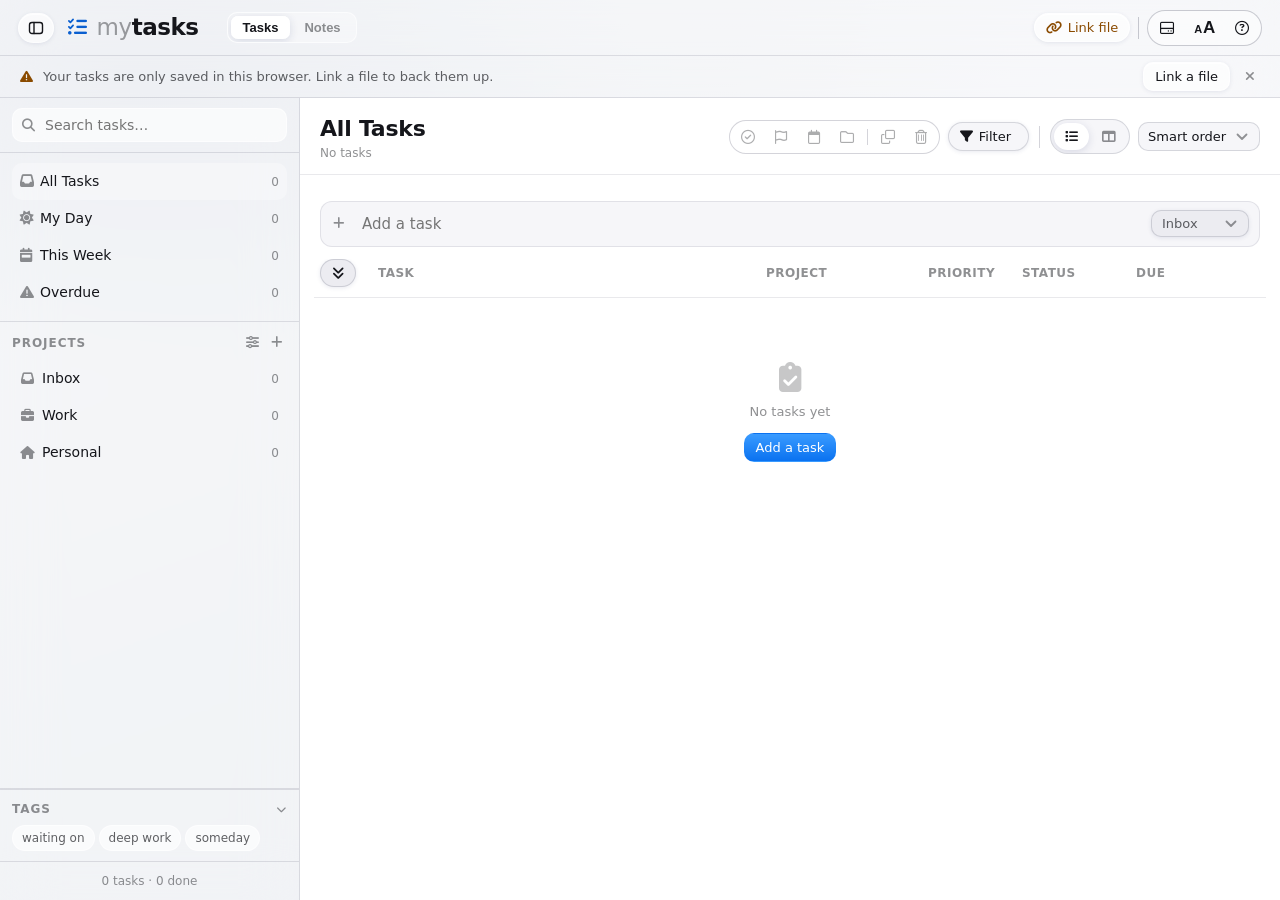
<file: mytasks.html>
<!DOCTYPE html>
<html lang="en" data-scheme="glass">
<head>
<meta charset="UTF-8">
<meta name="viewport" content="width=device-width, initial-scale=1.0">
<meta name="apple-mobile-web-app-capable" content="yes">
<meta name="apple-mobile-web-app-title" content="mytasks">
<meta name="theme-color" content="#ffffff" media="(prefers-color-scheme: light)">
<meta name="theme-color" content="#1e1e1c" media="(prefers-color-scheme: dark)">
<title>mytasks</title>
<link rel="manifest" href="manifest.json">
<link rel="apple-touch-icon" href="icons/icon-180.png">
<link rel="icon" href="data:image/svg+xml,%3Csvg xmlns='http://www.w3.org/2000/svg' viewBox='0 0 100 100'%3E%3Ctext y='.9em' font-size='90'%3E%E2%9C%85%3C/text%3E%3C/svg%3E">
<link rel="stylesheet" href="https://cdnjs.cloudflare.com/ajax/libs/font-awesome/6.5.0/css/all.min.css">
<style>
  *, *::before, *::after { box-sizing: border-box; margin: 0; padding: 0; }
  button:focus:not(:focus-visible) { outline: none; }

  /* ── Look ──────────────────────────────────────────────────────────────────
     The app has ONE look: Glass (see the Glass section further down), in light
     and dark (data-theme). <html data-scheme="glass"> is set in the markup and is
     only a styling hook now — there is no scheme picker. Glass defines every
     colour variable in both themes, so :root carries just the two it does not. */
  /* --ink*: the real text/border colours, captured on <html> where no selected row has
     re-pointed --text/--border. A popover opened inside a selected (blue) row resets to
     these, otherwise it would inherit the row's white text on its own white surface. */
  html { --submenu-w: 164px;   /* one width for every small option menu: cell popovers, the row menu's flyouts and the toolbar dropdowns */
    --ink: var(--text); --ink-2: var(--text-2); --ink-3: var(--text-3); }
  :root {
    --font: -apple-system, BlinkMacSystemFont, 'Segoe UI', system-ui, sans-serif;
    --mono: 'SF Mono', 'Fira Code', 'Cascadia Code', monospace;
  }

  /* Native <input type="date"> controls (the picker icon and its popup
     calendar) are browser-rendered and ignore our theme variables — they
     only respond to color-scheme. Without this, the picker icon defaults
     to a dark glyph that's nearly invisible against the dark input
     background. */
  input[type="date"] { color-scheme: light; }
  html[data-theme="dark"] input[type="date"] { color-scheme: dark; }

  /* ── UI scale ──────────────────────────────────────────────────────────────
     A plain CSS zoom on <html>, picked from a 4-way segmented control
     (Small/Medium/Large/Extra Large) in the topbar's text-size popover —
     reuses .view-switch/.view-switch-btn outright (the same pill the
     List/Board toggle already uses) rather than a native <input
     type="range">, whose own tick-mark rendering looked inconsistent and
     not great across platforms. Set directly as an inline style
     (document.documentElement.style.zoom), since there's no small, fixed
     set of named steps a CSS attribute selector could map cleanly (see
     data-theme/data-scheme for that pattern elsewhere). zoom
     is a Chromium/Safari-only CSS property (not Firefox) — the same
     "Chrome/Edge is the primary target" stance the file-sync feature
     already takes elsewhere in this app; on an unsupported browser this
     is simply a no-op, never a crash. */
  .ui-scale-panel { padding: 10px 12px; }
  .ui-scale-panel-header { font-size: 12px; font-weight: 600; color: var(--text-2); margin-bottom: 8px; }
  .ui-scale-panel .view-switch-btn { min-width: 30px; text-align: center; }

  html, body { height: 100%; }
  body { font-family: var(--font); background: var(--bg-2); color: var(--text); font-size: 15px; line-height: 1.5; display: flex; flex-direction: column; min-height: 100vh; }
  body, .topbar, .sidebar, .main, .project-row, .nav-item,
  .modal, .task-list-header, .quickadd, .bulk-bar,
  input, select, textarea {
    transition: background-color .2s ease, color .2s ease, border-color .2s ease;
  }

  /* topbar */
  .topbar { background: var(--bg); border-bottom: 0.5px solid var(--border); padding: 0 20px; height: 52px; display: flex; align-items: center; justify-content: space-between; flex-shrink: 0; }
  .topbar-brand { display: flex; align-items: center; gap: 10px; font-size: 21px; font-weight: 500; letter-spacing: -0.02em; }
  .topbar-brand i { color: var(--blue-text); font-size: 19px; }
  .topbar-brand .brand-my { color: var(--text-2); font-weight: 400; opacity: .6; }
  .topbar-brand .brand-tasks { color: var(--text); font-weight: 700; }
  .topbar-actions { display: flex; gap: 8px; align-items: center; }
  #fileSyncIndicator:not(:empty) { display: flex; align-items: center; gap: 6px; }
  .topbar-divider { width: 0.5px; height: 20px; background: var(--border-2); margin: 0 2px; }
  .lib-dropdown { position: relative; display: inline-flex; }

  /* buttons */
  .btn { font-size: 13px; border: 0.5px solid var(--border-2); border-radius: var(--radius); padding: 6px 14px; background: transparent; color: var(--text); cursor: pointer; font-family: var(--font); display: inline-flex; align-items: center; gap: 6px; transition: background 0.1s; white-space: nowrap; }
  .btn:hover { background: var(--bg-2); }
  .btn-primary { background: var(--text); color: var(--bg); border-color: var(--text); }
  .btn-primary:hover { opacity: 0.85; background: var(--text); }
  .btn-danger { background: var(--red-text); color: #fff; border-color: var(--red-text); }
  .btn-danger:hover { opacity: 0.85; background: var(--red-text); }
  .btn-icon { padding: 6px 9px; }
  .btn-sm { font-size: 12px; padding: 4px 10px; }
  .icon-btn { background: none; border: none; cursor: pointer; color: var(--text-3); font-size: 12px; padding: 3px 5px; border-radius: 5px; }
  .subtask-toggle { display: inline-block; flex-shrink: 0; font-size: 10px; padding: 2px 4px; width: 16px; box-sizing: border-box; }
  .icon-btn:hover { background: var(--bg-3); color: var(--text); }
  .proj-select-row { display: flex; align-items: center; gap: 10px; padding: 7px 8px; border-radius: var(--radius); cursor: pointer; font-size: 13px; }
  .proj-select-row:hover { background: var(--bg-2); }
  .proj-select-check { width: 17px; height: 17px; border-radius: 4px; border: 1.5px solid var(--border-2); flex-shrink: 0; display: flex; align-items: center; justify-content: center; background: var(--bg); transition: background-color .15s, border-color .15s; }
  .proj-select-check.checked { background: var(--blue-text); border-color: var(--blue-text); }
  .proj-select-check i { font-size: 9px; color: #fff; opacity: 0; transition: opacity .1s; }
  .proj-select-check.checked i { opacity: 1; }

  /* split button */
  .split-btn { display: inline-flex; position: relative; border: 0.5px solid var(--border); border-radius: var(--radius); overflow: visible; }
  .split-btn-main { display: flex; align-items: center; gap: 5px; padding: 5px 10px; background: var(--bg-2); color: var(--text); font-size: 12px; font-family: var(--font); border: none; border-radius: var(--radius) 0 0 var(--radius); cursor: pointer; white-space: nowrap; }
  .split-btn-main:hover { background: var(--bg-3); }
  .split-btn-chevron { display: flex; align-items: center; padding: 5px 7px; background: var(--bg-2); color: var(--text-3); font-size: 9px; font-family: var(--font); border: none; border-left: 0.5px solid var(--border); border-radius: 0 var(--radius) var(--radius) 0; cursor: pointer; }
  .split-btn-chevron:hover { background: var(--bg-3); color: var(--text); }
  .split-btn-menu { display: none; position: absolute; top: calc(100% + 5px); right: 0; background: var(--bg-2); border: 0.5px solid var(--border); border-radius: var(--radius); box-shadow: 0 6px 18px rgba(0,0,0,.14); min-width: 210px; z-index: 300; overflow: hidden; }
  .split-btn-menu.open { display: block; }
  .split-btn-menu-item { display: flex; align-items: flex-start; gap: 10px; padding: 9px 13px; cursor: pointer; color: var(--text); }
  .split-btn-menu-item:hover { background: var(--bg-3); }
  .split-btn-menu-item + .split-btn-menu-item { border-top: 0.5px solid var(--border); }
  .split-btn-menu-icon { flex-shrink: 0; width: 14px; margin-top: 1px; color: var(--text-2); font-size: 12px; }
  .split-btn-menu-label { font-size: 12px; font-weight: 500; }
  .split-btn-menu-desc { font-size: 11px; color: var(--text-3); margin-top: 1px; }

  /* layout */
  .layout { display: flex; flex: 1; overflow: hidden; height: calc(100vh - 52px); }

  /* sidebar */
  .sidebar { width: 300px; flex-shrink: 0; background: var(--bg); border-right: 0.5px solid var(--border); display: flex; flex-direction: column; overflow: hidden; }
  .sidebar-search { padding: 10px 12px; border-bottom: 0.5px solid var(--border); position: relative; }
  .sidebar-search input { width: 100%; background: var(--bg-2); border: 0.5px solid var(--border); border-radius: var(--radius); padding: 7px 10px 7px 30px; font-size: 13px; color: var(--text); outline: none; font-family: var(--font); }
  .sidebar-search input:focus { border-color: var(--border-2); }
  .sidebar-search .search-icon { position: absolute; left: 22px; top: 50%; transform: translateY(-50%); color: var(--text-3); font-size: 13px; pointer-events: none; }

  .sidebar-section { padding: 10px 12px; border-bottom: 0.5px solid var(--border); }
  .sidebar-section.grow { flex: 1; overflow-y: auto; }
  .sidebar-section-label { font-size: 11px; font-weight: 600; color: var(--text-3); text-transform: uppercase; letter-spacing: 0.08em; display: flex; align-items: center; justify-content: space-between; margin-bottom: 7px; }

  .nav-item { display: flex; align-items: center; justify-content: space-between; padding: 7px 8px; border-radius: var(--radius); cursor: pointer; font-size: 13px; font-weight: 500; }
  .nav-item:hover { background: var(--bg-2); }
  .nav-item.active { background: var(--bg-2); }
  .nav-item .count { font-size: 11px; color: var(--text-3); font-weight: 500; }

  .filter-chips { display: flex; flex-wrap: wrap; gap: 4px; }
  .f-chip { font-size: 11px; font-weight: 500; padding: 3px 9px; border-radius: 20px; cursor: pointer; border: 0.5px solid transparent; background: var(--bg-2); color: var(--text-2); display: inline-flex; align-items: center; gap: 4px; transition: all 0.1s; user-select: none; }
  .f-chip:hover { border-color: var(--border-2); color: var(--text); }
  .f-chip.active { background: var(--bg-3); color: var(--text); }   /* same weight as the pills; the fill alone says "on" (a bold label and an outline said it twice) */

  .project-row { position: relative; display: flex; align-items: center; gap: 8px; padding: 6px 8px; border-radius: var(--radius); cursor: pointer; font-size: 13px; }
  .project-row:hover { background: var(--bg-2); }
  .project-row:is(:hover, :focus-within) .project-actions { opacity: 1; pointer-events: auto; }
  .project-row.active { background: var(--bg-2); font-weight: 600; }
  .project-row.dragging { opacity: 0.4; }
  .project-row.drag-over-top { box-shadow: inset 0 2px 0 0 var(--blue-text); }
  .project-row.drag-over-bottom { box-shadow: inset 0 -2px 0 0 var(--blue-text); }
  @keyframes rowSettle { 0%{ transform: scale(1.03); } 100%{ transform: scale(1); } }
  .project-row.settle { animation: rowSettle .22s ease-out; }
  .project-row .picon { width: 14px; text-align: center; font-size: 12px; color: var(--text-3); flex-shrink: 0; }
  .project-row .pname { flex: 1; min-width: 0; white-space: nowrap; overflow: hidden; text-overflow: ellipsis; }
  /* while the action capsule is showing, the name gives up the room it needs, so a long name ends in "…" before the capsule instead of running under it */
  .project-row:is(:hover, :focus-within) .pname { margin-right: 76px; }
  .project-row .count { font-size: 11px; color: var(--text-3); }
  /* Edit/Delete are the list's action capsule (.row-actions), floated just left of the count, so they take no width of their own and
     the counts line up with the nav items' above (the old 46px reserved slot pushed every project count to the left) */
  .project-actions.row-actions { right: 38px; padding: 1px 3px; background: var(--glass-strong, var(--bg-3)); }

  .sidebar-footer { padding: 10px 12px; border-top: 0.5px solid var(--border); font-size: 11px; color: var(--text-3); text-align: center; }

  /* main */
  .main { flex: 1; display: flex; flex-direction: column; overflow: hidden; min-width: 0; }
  .main-toolbar { display: flex; align-items: center; justify-content: space-between; padding: 14px 20px 4px; }
  .main-title { font-size: 21px; font-weight: 700; letter-spacing: -0.01em; }
  .main-toolbar-right { display: flex; align-items: center; gap: 8px; flex-wrap: wrap; }
  .toolbar-filter-label { font-size: 11px; font-weight: 600; color: var(--text-3); text-transform: uppercase; letter-spacing: 0.08em; }
  .main-toolbar select { font-size: 12px; border: 0.5px solid var(--border-2); border-radius: var(--radius); padding: 5px 8px; background: var(--bg); color: var(--text); font-family: var(--font); }

  .view-switch { display: inline-flex; border: 0.5px solid var(--border-2); border-radius: var(--radius); overflow: hidden; }
  .view-switch-btn { padding: 5px 10px; background: var(--bg); border: none; color: var(--text-3); cursor: pointer; font-size: 12px; }
  .view-switch-btn:hover { color: var(--text); background: var(--bg-2); }
  .view-switch-btn + .view-switch-btn { border-left: 0.5px solid var(--border-2); }
  .view-switch-btn.active { background: var(--bg-3); color: var(--text); }

  .board { display: flex; gap: 14px; padding: 4px 20px 20px; overflow-x: auto; flex: 1; align-items: flex-start; }
  .board-col { background: var(--bg); border: 0.5px solid var(--border); border-radius: var(--radius-lg); width: 320px; flex-shrink: 0; display: flex; flex-direction: column; max-height: 100%; }
  .board-col.drag-over { border-color: var(--blue-border); box-shadow: inset 0 0 0 1px var(--blue-border); }
  .board-col.dimmed { opacity: 0.45; }
  .board-col-header { display: flex; align-items: center; justify-content: space-between; padding: 10px 12px; border-bottom: 0.5px solid var(--border); font-size: 12px; font-weight: 600; flex-shrink: 0; }
  .board-col-header .count { font-size: 11px; color: var(--text-3); font-weight: 500; flex-shrink: 0; margin-left: 8px; }
  /* a long project name ends in "…" inside the column instead of wrapping the icon above it and pushing the count out of the tile */
  .board-col-title { display: flex; align-items: center; gap: 6px; min-width: 0; }
  .board-col-title .picon { flex-shrink: 0; }
  .board-col-name { min-width: 0; overflow: hidden; text-overflow: ellipsis; white-space: nowrap; }
  .board-col-body { padding: 8px; display: flex; flex-direction: column; gap: 6px; overflow-y: auto; flex: 1; min-height: 40px; }
  .board-empty { text-align: center; color: var(--text-3); font-size: 12px; padding: 16px 0; }
  .show-more-row { text-align: center; color: var(--text-2); font-size: 12px; font-weight: 500; padding: 8px; cursor: pointer; border-radius: var(--radius); }
  .show-more-row:hover { background: var(--bg-2); color: var(--text); }
  .board-card { background: var(--bg-2); border: 0.5px solid var(--border); border-radius: var(--radius); padding: 9px 10px; cursor: pointer; display: flex; flex-direction: column; gap: 7px; }
  .board-card:hover { border-color: var(--border-2); }
  .board-card.dragging { opacity: .4; }
  .board-card:is(.kbd-selected, .bulk-selected) { border-color: var(--blue-border); box-shadow: 0 0 0 1px var(--blue-border); }
  .board-card-tagstrips { display: flex; gap: 4px; }
  .board-card-tagstrips .tagstrip { height: 4px; width: 26px; border-radius: 2px; flex-shrink: 0; }
  .board-card-top { display: flex; align-items: flex-start; gap: 8px; }
  .board-card-top .badge-due { flex-shrink: 0; }
  .board-card-priority-icon { color: var(--red-text); font-size: 11px; flex-shrink: 0; margin-top: 2px; }
  .board-card-title { font-size: 13px; font-weight: 600; flex: 1; word-break: break-word; }
  .board-card.done .board-card-title { text-decoration: line-through; color: var(--text-3); }
  .board-card-meta { display: flex; flex-wrap: wrap; gap: 5px; align-items: center; }

  .quickadd { display: flex; align-items: center; gap: 8px; margin: 12px 20px; background: var(--bg); border: 0.5px solid var(--border); border-radius: var(--radius); padding: 2px; }
  .quickadd i { color: var(--text-3); margin-left: 10px; font-size: 13px; }
  .quickadd input { flex: 1; border: none; padding: 9px 10px; font-size: 14px; background: transparent; color: var(--text); outline: none; font-family: var(--font); }

  .bulk-bar { display: flex; align-items: center; gap: 8px; flex-wrap: wrap; background: var(--purple-bg); border: 0.5px solid var(--purple-text); border-width: 0; border-radius: var(--radius); margin: 0 20px; padding: 0 10px; max-height: 0; opacity: 0; overflow: hidden; transition: max-height .18s ease, opacity .15s ease, padding .18s ease, margin .18s ease, border-width .18s ease; }
  .bulk-bar.show { max-height: 110px; opacity: 1; margin: 10px 20px 0; padding: 8px 10px; border-width: 0.5px; }
  .bulk-bar .bulk-count { font-size: 12px; font-weight: 600; color: var(--purple-text); margin-right: 4px; }
  .bulk-bar select, .bulk-bar input[type=date] { font-size: 12px; border: 0.5px solid var(--border-2); border-radius: var(--radius); padding: 5px 8px; background: var(--bg); color: var(--text); font-family: var(--font); }
  .task-row.bulk-selected { background: var(--purple-bg); border-color: var(--purple-text); box-shadow: 0 0 0 1px var(--purple-text); }

  .task-list { flex: 1; overflow-y: auto; overflow-x: auto; padding: 0 14px 20px; }
  .task-list-header, .task-row { grid-template-columns: 44px minmax(240px,1fr) 152px 88px 108px 112px; min-width: 816px; }   /* Due = widest date seen across 22 locales (pt-BR "28 de mar." 108px, with chevron) + a little */   /* a fixed floor, not max-content: max-content made a long title stretch its own row out of line with the header */
  .task-list-header { display: grid; column-gap: 10px; padding: 0 10px 8px; font-size: 11px; font-weight: 600; text-transform: uppercase; letter-spacing: .04em; color: var(--text-3); border-bottom: 0.5px solid var(--border); margin-bottom: 4px; position: sticky; top: 0; background: var(--bg-2); z-index: 5; }

  .task-row { display: grid; grid-template-areas: "check title project priority status due" ". sub sub sub sub sub"; column-gap: 10px; row-gap: 2px; align-items: center; padding: 3px 10px; margin-bottom: 2px; border-radius: var(--radius); border: 0.5px solid transparent; cursor: pointer; }
  .task-row:hover { background: var(--bg); border-color: var(--border); }
  .task-row:hover .row-actions { opacity: 1; }
  .task-row.kbd-selected { background: var(--bg); border-color: var(--blue-border); box-shadow: 0 0 0 1px var(--blue-border); }
  .task-row.kbd-selected .row-actions { opacity: 1; }
  .task-row.kbd-selected.bulk-selected { background: var(--purple-bg); border-color: var(--purple-text); box-shadow: 0 0 0 1px var(--purple-text); }
  .task-row.done .task-title { text-decoration: line-through; color: var(--text-3); }

  .task-check-cell { grid-area: check; display: flex; align-items: center; gap: 2px; }
  .task-checkbox { width: 19px; height: 19px; border-radius: 50%; border: 1.5px solid var(--border-2); flex-shrink: 0; cursor: pointer; display: flex; align-items: center; justify-content: center; background: var(--bg); transition: background-color .15s, border-color .15s; }
  .task-checkbox:hover { border-color: var(--green-text); }
  .task-checkbox.checked { background: var(--green-text); border-color: var(--green-text); box-shadow: 0 0 0 3px var(--green-bg); }
  .task-checkbox i { font-size: 10px; color: #fff; opacity: 0; transition: opacity .1s; }
  .task-checkbox.checked i { opacity: 1; }
  @keyframes checkPop { 0%{ transform: scale(1); } 40%{ transform: scale(1.35); } 100%{ transform: scale(1); } }
  .task-checkbox.pop, .mini-check.pop, .sub-check.pop { animation: checkPop .3s ease; }

  .task-main { grid-area: title; min-width: 0; display: flex; align-items: center; gap: 8px; flex-wrap: wrap; }
  .task-title { font-size: 14px; font-weight: 600; word-break: break-word; }
  .task-title-input { font-size: 14px; font-weight: 500; font-family: var(--font); border: 0.5px solid var(--border-2); border-radius: 4px; padding: 2px 5px; background: var(--bg); color: var(--text); outline: none; width: 100%; min-width: 120px; }

  .task-cell { grid-area: project; min-width: 0; }
  .task-cell.priority { grid-area: priority; }
  .task-cell.status { grid-area: status; margin-left: -4px; }
  .task-cell.due { grid-area: due; margin-left: -8px; }
  .task-cell-empty { color: var(--text-3); font-size: 12px; }
  .badge-status-todo { background: var(--bg-3); color: var(--text-2); }
  .badge-status-doing { background: var(--purple-bg); color: var(--purple-text); }
  .badge-status-done { background: var(--green-bg); color: var(--green-text); }

  .task-subtasks { grid-area: sub; display: flex; flex-direction: column; gap: 4px; }
  .task-subtask-row { display: flex; align-items: center; gap: 7px; font-size: 13px; color: var(--text-2); position: relative; }
  #taskList .task-subtask-row .subtask-toggle { position: absolute; left: -21px; top: 50%; transform: translateY(-50%); }
  .sub-hierarchy-btn { opacity: 0; flex-shrink: 0; font-size: 10px; padding: 2px 4px; }
  .task-subtask-row:hover .sub-hierarchy-btn { opacity: 1; }
  .task-subtask-row .mini-check { width: 14px; height: 14px; border-radius: 4px; border: 1.5px solid var(--border-2); flex-shrink: 0; cursor: pointer; display: flex; align-items: center; justify-content: center; background: var(--bg-2); transition: background-color .15s, border-color .15s; }
  .task-subtask-row .mini-check:hover { border-color: var(--green-text); }
  .task-subtask-row .mini-check.checked { background: var(--green-text); border-color: var(--green-text); box-shadow: 0 0 0 2px var(--green-bg); }
  .task-subtask-row .mini-check i { font-size: 7px; color: #fff; opacity: 0; }
  .task-subtask-row .mini-check.checked i { opacity: 1; }
  .task-subtask-row.done { text-decoration: line-through; color: var(--text-3); }
  /* Subtask rows follow the task row: round checkboxes (same shape and green as the task checkbox, just smaller), and the
     "+ add a step" affordance of a row without children shows on hover/focus only, so the list reads as checkbox + text. */
  .task-subtask-row .mini-check, .drawer .subtask-row .sub-check { border-radius: 50%; width: 16px; height: 16px; background: var(--bg); }
  .task-subtask-row .mini-check.checked, .drawer .subtask-row .sub-check.checked { box-shadow: 0 0 0 2.5px var(--green-bg); }
  .task-subtask-row .mini-check i, .drawer .subtask-row .sub-check i { font-size: 8px; }
  .task-subtask-add-row::before, .add-row::before { border-radius: 50% !important; }
  #taskList .task-subtask-row .subtask-toggle:has(.fa-plus) { opacity: 0; }
  #taskList .task-subtask-row:is(:hover, :focus-within) .subtask-toggle:has(.fa-plus) { opacity: 1; }
  .task-subtask-row span { cursor: text; }
  /* only the text itself is the rename target, as in the list: the span must not stretch across the row, or a double-click on the
     blank part of a subtask row would rename instead of opening the panel (the chevron takes the free space instead) */
  .board-card .task-subtask-row span { flex: 0 1 auto; }
  .board-card .task-subtask-row .subtask-toggle { margin-left: auto; }
  .task-subtask-text-input { flex: 1; font-size: 13px; font-family: var(--font); border: 0.5px solid var(--border-2); border-radius: 4px; padding: 1px 5px; background: var(--bg); color: var(--text); outline: none; min-width: 60px; }
  .task-subtask-add-row { margin-top: 2px; }
  .task-subtask-add-row input { width: 100%; border: 0.5px dashed var(--border-2); border-radius: var(--radius); padding: 4px 8px; font-size: 13px; background: var(--bg); color: var(--text); outline: none; font-family: var(--font); cursor: text; }
  .badge { font-size: 11px; padding: 2px 7px; border-radius: 20px; font-weight: 500; display: inline-flex; align-items: center; gap: 4px; white-space: nowrap; }
  .badge-priority-high { background: var(--red-bg); color: var(--red-text); }
  .badge-priority-medium { background: var(--amber-bg); color: var(--amber-text); }
  .badge-priority-low { background: var(--teal-bg); color: var(--teal-text); }
  .badge-tag { background: var(--bg-3); color: var(--text-2); }
  .badge-due { background: var(--bg-3); color: var(--text-2); }
  .badge-due.overdue { background: var(--red-bg); color: var(--red-text); }
  .badge-due.today { background: var(--amber-bg); color: var(--amber-text); }
  .badge-project { display: inline-flex; align-items: center; gap: 4px; font-size: 12px; color: var(--text-2); white-space: nowrap; }
  .badge-project .picon { font-size: 11px; color: var(--text-3); flex-shrink: 0; }
  /* Row actions are an overlay inside the Task cell, not a grid column (after
     Milestone): a small capsule at the cell's right end, shown on the row you last
     clicked, on hover and when focus is inside the row. Invisible rows take no
     clicks (pointer-events), so the capsule never swallows a click on the title. */
  .task-main { position: relative; }
  .row-actions { position: absolute; right: 2px; top: 50%; transform: translateY(-50%); z-index: 2; display: flex; align-items: center; gap: 2px; padding: 2px 4px; border-radius: 999px; background: var(--bg-3); border: 1px solid var(--border); opacity: 0; pointer-events: none; transition: opacity .1s ease; }
  /* the capsule is --bg-3, the same as .icon-btn:hover, so a hovered button used to vanish into it: give it a visible disc */
  .row-actions .icon-btn { border-radius: 999px; padding: 4px 6px; }
  .row-actions .icon-btn:hover, .subtask-toggle:hover, .sub-step-toggle:hover { background: color-mix(in srgb, var(--text) 14%, transparent); color: var(--text); }
  /* the expand/collapse chevrons sit on a row that is itself grey on hover, so the plain --bg-3 icon-button hover vanished into it */
  /* centre the glyph in its disc: the old box was 16px wide with 4px side padding (8px content) around a 13px icon, so the
     chevron sat 2.5px right of centre and only looked off once the hover disc made the box visible */
  .subtask-toggle, .sub-step-toggle { border-radius: 999px; display: inline-flex; align-items: center; justify-content: center; width: 18px; height: 18px; padding: 0; }
  /* chevrons are small (16px), so the disc is grown with a ring and made stronger than the other icon buttons' */
  .subtask-toggle:hover, .sub-step-toggle:hover { background: color-mix(in srgb, var(--text) 20%, transparent); box-shadow: 0 0 0 3px color-mix(in srgb, var(--text) 20%, transparent); }
  :is(.task-row.kbd-selected, .task-row.bulk-selected, .board-card:is(.kbd-selected, .bulk-selected)) :is(.subtask-toggle, .sub-step-toggle):hover { background: rgba(255,255,255,.5); box-shadow: 0 0 0 3px rgba(255,255,255,.3); }

  .empty-state { text-align: center; padding: 60px 20px; color: var(--text-3); }
  .empty-state i { font-size: 30px; margin-bottom: 10px; display: block; opacity: .5; }
  .empty-state div { font-size: 13px; }

  /* drawer */
  .drawer-overlay { position: fixed; inset: 0; background: rgba(0,0,0,0.2); backdrop-filter: blur(2px); -webkit-backdrop-filter: blur(2px); z-index: 150; display: none; }
  .drawer-overlay.open { display: block; }
  .drawer { position: fixed; top: 0; right: 0; height: 100vh; width: 420px; max-width: 92vw; background: var(--bg); border-left: 0.5px solid var(--border-2); box-shadow: -10px 0 32px rgba(0,0,0,0.16); z-index: 151; transform: translateX(100%); transition: transform 0.2s ease, background-color .2s ease, border-color .2s ease; display: flex; flex-direction: column; }
  .drawer.open { transform: translateX(0); }
  .drawer-header { padding: 14px 16px; border-bottom: 0.5px solid var(--border); display: flex; align-items: flex-start; gap: 10px; }
  .drawer-header input.title-input { flex: 1; border: none; background: transparent; font-size: 17px; font-weight: 500; color: var(--text); outline: none; font-family: var(--font); padding: 4px 2px; }
  .drawer-body { flex: 1; overflow-y: auto; padding: 16px; display: flex; flex-direction: column; gap: 16px; }
  .drawer-footer { padding: 12px 16px; border-top: 0.5px solid var(--border); display: flex; justify-content: space-between; align-items: center; gap: 8px; }
  .drawer-footer .meta { font-size: 11px; color: var(--text-3); }

  .field { display: flex; flex-direction: column; gap: 6px; }
  .field label { font-size: 11px; font-weight: 600; text-transform: uppercase; letter-spacing: .07em; color: var(--text-3); }
  .field input[type=text], .field input[type=date], .field textarea, .field select {
    width: 100%; border: 0.5px solid var(--border); border-radius: var(--radius); padding: 8px 10px;
    font-size: 14px; background: var(--bg-2); color: var(--text); outline: none; font-family: var(--font);
  }
  .field select { overflow: hidden; text-overflow: ellipsis; white-space: nowrap; }
  .field input:focus, .field textarea:focus, .field select:focus { border-color: var(--border-2); }
  .field textarea { resize: vertical; min-height: 64px; }
  .field-row { display: flex; gap: 10px; }
  .field-row .field { flex: 1; min-width: 0; }

  .subtask-row { display: flex; align-items: center; gap: 8px; padding: 4px 0; border-radius: 4px; }
  .subtask-row.dragging, .task-subtask-row.dragging { opacity: 0.4; }
  .subtask-row.drag-over-top, .task-subtask-row.drag-over-top { box-shadow: inset 0 2px 0 0 var(--blue-text); }
  .subtask-row.drag-over-bottom, .task-subtask-row.drag-over-bottom { box-shadow: inset 0 -2px 0 0 var(--blue-text); }
  .subtask-row .sub-drag-handle { width: 10px; text-align: center; font-size: 11px; color: var(--text-3); flex-shrink: 0; cursor: grab; opacity: 0; }
  .subtask-row:hover .sub-drag-handle { opacity: 1; }
  .subtask-row .sub-check { width: 16px; height: 16px; border-radius: 4px; border: 1.5px solid var(--border-2); flex-shrink: 0; cursor: pointer; display: flex; align-items: center; justify-content: center; background: var(--bg-2); }
  .subtask-row .sub-check.checked { background: var(--green-text); border-color: var(--green-text); box-shadow: 0 0 0 2px var(--green-bg); }
  .subtask-row .sub-check i { font-size: 8px; color: #fff; opacity: 0; }
  .subtask-row .sub-check.checked i { opacity: 1; }
  .subtask-row .sub-text { flex: 1; font-size: 13px; cursor: text; }
  .subtask-row.done .sub-text { text-decoration: line-through; color: var(--text-3); }
  .subtask-row .sub-text-input { flex: 1; font-size: 13px; font-family: var(--font); border: 0.5px solid var(--border-2); border-radius: 4px; padding: 2px 6px; background: var(--bg-2); color: var(--text); outline: none; min-width: 60px; }
  .sub-step-toggle { flex-shrink: 0; font-size: 11px; padding: 3px 5px; }
  .subtask-row .sub-del { opacity: 0; }
  .subtask-row:hover .sub-del { opacity: 1; }
  .subtask-progress { font-size: 11px; color: var(--text-3); margin-bottom: 2px; }
  .add-row { display: flex; align-items: center; gap: 6px; margin-top: 4px; }
  .add-row input { flex: 1; border: 0.5px dashed var(--border-2); border-radius: var(--radius); padding: 6px 9px; font-size: 13px; background: transparent; color: var(--text); outline: none; font-family: var(--font); }

  .color-swatches { display: flex; gap: 8px; flex-wrap: wrap; }
  .swatch { width: 32px; height: 32px; border-radius: var(--radius); cursor: pointer; border: 0.5px solid var(--border-2); background: var(--bg-2); color: var(--text-2); display: flex; align-items: center; justify-content: center; font-size: 14px; }
  .swatch:hover { background: var(--bg-3); color: var(--text); }
  .swatch.selected { background: var(--text); color: var(--bg); border-color: var(--text); }
  .weekday-picker { display: flex; gap: 5px; }
  .weekday-btn { width: 30px; height: 30px; border-radius: 50%; border: 0.5px solid var(--border-2); background: var(--bg-2); color: var(--text-2); font-size: 12px; font-weight: 600; cursor: pointer; font-family: var(--font); }
  .weekday-btn:hover { border-color: var(--blue-border); }
  .weekday-btn.active { background: var(--blue-text); border-color: var(--blue-text); color: #fff; }

  /* modal */
  .modal-bg { position: fixed; inset: 0; background: rgba(0,0,0,0.25); backdrop-filter: blur(4px); -webkit-backdrop-filter: blur(4px); display: flex; align-items: center; justify-content: center; z-index: 200; opacity: 0; visibility: hidden; pointer-events: none; transition: opacity .15s ease, visibility .15s ease; }
  .modal-bg.open { opacity: 1; visibility: visible; pointer-events: auto; }
  .modal { background: var(--bg); border-radius: var(--radius-lg); border: 0.5px solid var(--border-2); padding: 22px; width: 380px; max-width: 90vw; display: flex; flex-direction: column; gap: 14px; box-shadow: 0 8px 32px rgba(0,0,0,0.18); }
  .modal h3 { font-size: 15px; font-weight: 600; }
  .modal p { font-size: 13px; color: var(--text-2); line-height: 1.6; }
  .modal input, .modal select { width: 100%; border: 0.5px solid var(--border); border-radius: var(--radius); padding: 8px 12px; font-size: 14px; background: var(--bg-2); color: var(--text); outline: none; font-family: var(--font); }
  .modal input:focus { border-color: var(--border-2); }
  .modal-actions { display: flex; justify-content: flex-end; gap: 8px; margin-top: 4px; }
  .import-options { display: flex; flex-direction: column; gap: 8px; }
  .import-option { display: flex; align-items: flex-start; gap: 10px; padding: 10px 12px; border: 0.5px solid var(--border); border-radius: var(--radius); cursor: pointer; transition: background 0.1s; }
  .import-option:hover { background: var(--bg-2); }
  .import-option-text strong { display: block; font-size: 13px; font-weight: 500; }
  .import-option-text span { font-size: 12px; color: var(--text-2); }
  /* Help: a tabbed dialog — laid out like macOS System Settings: a tinted sidebar (round close button where the window controls sit, a capsule
     search field, the topics as inset rounded rows) beside a detail pane with its own large title and no hairlines between them. */
  .help-modal { width: 860px; max-width: 94vw; height: min(700px, 88vh); max-height: none; gap: 0; padding: 0; overflow: hidden; }   /* a fixed height, so switching topics never resizes the dialog */
  .help-layout { display: flex; flex: 1; min-height: 0; }
  .help-side { width: 236px; flex-shrink: 0; display: flex; flex-direction: column; background: color-mix(in srgb, var(--text) 4%, transparent); }
  .help-side-top { padding: 14px 14px 6px; flex-shrink: 0; }
  .help-close { width: 28px; height: 28px; border: 0; border-radius: 50%; display: inline-flex; align-items: center; justify-content: center; background: color-mix(in srgb, var(--text) 9%, transparent); color: var(--text-2); font-size: 12px; cursor: default; }
  /* About: a centred, button-less panel like macOS's "About" window — the app icon, its name, a line of credit, and the same round close control as Help */
  /* Link/Create dialog — shared with PromptLab: a grouped list of choices (the Help dialog's idiom), then a quiet notice */
  .sync-modal { width: 420px; gap: 16px; }
  .sync-head { display: flex; align-items: center; gap: 14px; }
  .sync-head-icon { width: 40px; height: 40px; border-radius: 50%; flex-shrink: 0; display: inline-flex; align-items: center; justify-content: center; background: var(--blue-bg); color: var(--blue-text); font-size: 16px; }
  .sync-head h3 { font-size: 18px; font-weight: 700; letter-spacing: -0.01em; }
  .sync-head p { margin-top: 1px; font-size: 13px; color: var(--text-3); line-height: 1.4; }
  .sync-list { background: color-mix(in srgb, var(--text) 4%, transparent); border-radius: 12px; padding: 0 6px; display: flex; flex-direction: column; }
  .sync-row { display: flex; align-items: center; gap: 12px; width: 100%; padding: 12px 8px; border: 0; background: transparent; color: var(--text); font: inherit; text-align: left; cursor: default; border-radius: 8px; }
  .sync-row:not(:last-child) { border-bottom: 1px solid color-mix(in srgb, var(--text) 8%, transparent); border-radius: 0; }
  .sync-row:hover { background: color-mix(in srgb, var(--text) 6%, transparent); }
  .sync-row:focus-visible { outline: 3px solid var(--focus-ring); outline-offset: -1px; }
  .sync-ico { width: 32px; height: 32px; border-radius: 50%; flex-shrink: 0; display: inline-flex; align-items: center; justify-content: center; background: color-mix(in srgb, var(--text) 8%, transparent); color: var(--text-2); font-size: 14px; }
  .sync-text { flex: 1; min-width: 0; display: flex; flex-direction: column; gap: 1px; }
  .sync-text strong { font-size: 14px; font-weight: 600; }
  .sync-text span { font-size: 13px; color: var(--text-2); }
  .sync-chev { font-size: 11px; color: var(--text-3); flex-shrink: 0; }
  .sync-note { align-items: flex-start; gap: 10px; padding: 0 4px; font-size: 13px; line-height: 1.55; color: var(--text-2); }
  .sync-note i { margin-top: 3px; font-size: 13px; color: var(--amber-text); flex-shrink: 0; }
  .sync-note strong { color: var(--text); font-weight: 600; }
  .about-modal { width: 320px; padding: 40px 28px 26px; gap: 0; align-items: center; text-align: center; position: relative; }
  .about-close { position: absolute; top: 14px; left: 14px; }
  .about-icon { width: 88px; height: 88px; border-radius: 22%; box-shadow: 0 6px 18px rgba(0,0,0,.18), 0 0 0 0.5px rgba(0,0,0,.12); }
  .about-name { font-size: 22px; font-weight: 700; margin-top: 16px; letter-spacing: -0.01em; }
  .about-tag { font-size: 13px; color: var(--text-3); margin-top: 3px; }
  .about-credits { font-size: 13px; color: var(--text-2); margin-top: 22px; }
  .about-credits strong { color: var(--text); font-weight: 600; }
  .about-feedback { font-size: 12px; color: var(--text-3); line-height: 1.6; margin-top: 12px; }
  .about-feedback a { color: var(--blue-text); text-decoration: none; font-weight: 500; font-size: 13px; }
  .about-feedback a:hover { text-decoration: underline; }
  .about-fine { font-size: 11px; color: var(--text-3); margin-top: 22px; text-wrap: balance; }
  .help-close:hover { background: color-mix(in srgb, var(--text) 16%, transparent); color: var(--text); }
  .help-nav { flex: 1; min-height: 0; display: flex; flex-direction: column; gap: 2px; padding: 6px 10px 12px; overflow-y: auto; }
  .help-nav button { display: flex; align-items: center; gap: 10px; width: 100%; padding: 8px 10px; border: 0; border-radius: 8px; background: transparent; color: var(--text); font: inherit; font-size: 13px; font-weight: 500; text-align: left; cursor: default; }
  .help-nav button i { width: 16px; text-align: center; font-size: 14px; color: var(--text-3); flex-shrink: 0; }
  .help-nav button:hover { background: color-mix(in srgb, var(--text) 7%, transparent); }
  .help-nav button.active { background: var(--sel-bg); color: #fff; }   /* the same solid accent as a selected row */
  .help-nav button.active i { color: #fff; }
  .help-main { flex: 1; min-width: 0; display: flex; flex-direction: column; }
  .help-toolbar { display: flex; align-items: center; gap: 12px; padding: 16px 26px 6px; flex-shrink: 0; }
  .hdr-link { display: inline-flex; align-items: center; gap: 6px; border: 0; background: color-mix(in srgb, var(--text) 7%, transparent); padding: 5px 12px; border-radius: 999px; font: inherit; font-size: 12px; color: var(--text-2); cursor: default; }
  .hdr-link:hover { background: color-mix(in srgb, var(--text) 13%, transparent); color: var(--text); }
  .help-toolbar h3 { font-size: 20px; font-weight: 700; margin-right: auto; letter-spacing: -0.01em; }
  .help-panes { flex: 1; min-width: 0; min-height: 0; display: flex; flex-direction: column; }
  .help-pane { flex: 1; min-height: 0; overflow-y: auto; padding: 12px 26px 26px; display: flex; flex-direction: column; gap: 18px; }
  .help-pane[hidden] { display: none; }
  .help-search-bar { flex: none; padding: 4px 12px 8px; }
  /* a capsule field with a magnifier and a soft tint, like Mail's search field (the shape every toolbar control uses) */
  .help-search-field { position: relative; }
  .help-search-field i { position: absolute; left: 13px; top: 50%; transform: translateY(-50%); font-size: 12px; color: var(--text-3); pointer-events: none; }
  .help-search-bar input { width: 100%; padding: 7px 14px 7px 34px; border: 0; border-radius: 999px; background: color-mix(in srgb, var(--text) 7%, transparent); color: var(--text); font: inherit; font-size: 13px; }
  .help-search-bar input::placeholder { color: var(--text-3); }
  .help-pane:focus-visible { outline: none; }   /* focusable only so the arrow keys and Page Up/Down scroll it */
  .help-row mark { background: color-mix(in srgb, var(--sel-bg) 28%, transparent); color: inherit; border-radius: 3px; padding: 0 1px; }
  .help-jump { border: 0; background: none; padding: 0; font: inherit; text-transform: inherit; letter-spacing: inherit; color: var(--sel-bg); cursor: pointer; }
  .help-jump i { font-size: 9px; margin-left: 3px; }
  .help-section { display: flex; flex-direction: column; gap: 8px; }
  .help-section-title { font-size: 11px; font-weight: 700; text-transform: uppercase; letter-spacing: 0.06em; color: var(--text-3); }
  .help-row { display: flex; gap: 12px; align-items: flex-start; font-size: 13px; line-height: 1.6; color: var(--text-2); }
  .help-row > i { flex: 0 0 18px; margin-top: 3px; text-align: center; font-size: 14px; color: var(--text-3); width: auto; }
  .help-row strong, .help-row em { color: var(--text); }
  .help-row strong { font-weight: 600; }
  .help-row em { font-style: normal; }
  .help-row code, .help-row kbd { font-family: var(--mono); font-size: 12px; padding: 0 5px; border: 1px solid var(--border); border-radius: 4px; background: var(--bg-2); color: var(--text); }
  .help-row kbd { padding: 1px 6px; border-bottom-width: 2px; margin: 0 1px; }
  .help-divider { display: none; }   /* sections are separate cards now, spaced by the pane's gap */
  /* a section's rows are one rounded, softly tinted card with hairlines between rows — the same grouped list as the shortcuts dialog */
  .help-list { background: color-mix(in srgb, var(--text) 4%, transparent); border-radius: 12px; padding: 0 14px; }
  .help-list .help-row { padding: 12px 0; }
  .help-list .help-row + .help-row { border-top: 1px solid color-mix(in srgb, var(--text) 8%, transparent); }
  .help-tip { background: color-mix(in srgb, var(--text) 4%, transparent); border: 0; border-radius: 12px; padding: 10px 14px; font-size: 12px; color: var(--text-2); line-height: 1.6; }
  .help-tip strong { color: var(--text); font-weight: 600; }
  @media (max-width: 700px) {
    .help-layout { flex-direction: column; }
    .help-side { width: auto; flex-direction: row; flex-wrap: wrap; align-items: center; }
    .help-side-top { padding: 12px 0 0 12px; }
    .help-search-bar { flex: 1; padding: 12px 12px 0 8px; min-width: 150px; }
    .help-nav { flex: 0 0 100%; flex-direction: row; padding: 8px; overflow-x: auto; overflow-y: hidden; }
    .help-nav button { width: auto; white-space: nowrap; }
    .help-toolbar { padding: 12px 16px 4px; }
    .help-pane { padding: 8px 16px 20px; }
  }
  /* shortcut rows: a grouped, softly tinted list with hairlines between rows (like a Settings pane), label left and keys right */
  .sc-list { background: color-mix(in srgb, var(--text) 4%, transparent); border-radius: 12px; padding: 0 14px; }
  .sc-row { display: flex; align-items: center; justify-content: space-between; gap: 16px; padding: 10px 0; font-size: 13px; color: var(--text); }
  .sc-row + .sc-row { border-top: 1px solid color-mix(in srgb, var(--text) 8%, transparent); }
  .sc-keys { display: inline-flex; gap: 4px; flex-shrink: 0; }
  .sc-row kbd { font-family: var(--mono); font-size: 12px; padding: 1px 7px; border: 1px solid var(--border); border-bottom-width: 2px; border-radius: 5px; background: var(--bg-2); color: var(--text); }
  .sc-row mark { background: color-mix(in srgb, var(--sel-bg) 28%, transparent); color: inherit; border-radius: 3px; padding: 0 1px; }
  .shortcut-row { display: flex; align-items: center; justify-content: space-between; font-size: 13px; padding: 4px 0; }
  .shortcut-row span { color: var(--text-2); }
  .shortcut-keys { display: flex; gap: 3px; }
  .shortcut-group-label { font-size: 11px; font-weight: 600; color: var(--text-3); text-transform: uppercase; letter-spacing: 0.05em; margin-top: 4px; }
  .shortcut-group-label:first-child { margin-top: 0; }
  kbd { font-family: var(--mono); font-size: 11px; background: var(--bg-3); border: 0.5px solid var(--border-2); border-radius: 4px; padding: 2px 6px; color: var(--text); box-shadow: 0 1px 0 var(--border-2); display: inline-block; line-height: 1.4; }

  /* toast */
  .toast { position: fixed; bottom: 24px; right: 24px; background: var(--text); color: var(--bg); padding: 10px 18px; border-radius: var(--radius); font-size: 13px; font-weight: 500; display: flex; align-items: center; gap: 8px; transform: translateY(80px); opacity: 0; transition: all 0.25s ease; z-index: 300; }
  .toast.show { transform: translateY(0); opacity: 1; }
  .toast.error { background: var(--red-text); }
  .toast-undo { background: none; border: none; color: inherit; font: inherit; font-weight: 700; text-decoration: underline; cursor: pointer; padding: 0; margin-left: 2px; }

  [data-tooltip] { position: relative; }
  [data-tooltip]::after {
    content: attr(data-tooltip);
    position: absolute; left: 0; top: 100%; margin-top: 5px;
    background: var(--text); color: var(--bg); font-size: 11px; font-weight: 500;
    padding: 4px 8px; border-radius: 5px; white-space: nowrap;
    opacity: 0; pointer-events: none; z-index: 50;
    transition: opacity 0.08s ease-out; transition-delay: 0.12s;
  }
  [data-tooltip]:hover::after { opacity: 1; }

  .task-row.row-exit { transition: opacity .15s ease-in, transform .15s ease-in; opacity: 0; transform: scale(.97) translateX(6px); pointer-events: none; }

  mark.search-highlight { background: var(--amber-bg); color: var(--amber-text); border-radius: 3px; padding: 0 2px; font-weight: 600; }

  ::-webkit-scrollbar { width: 9px; height: 9px; }
  ::-webkit-scrollbar-thumb { background: var(--border-2); border-radius: 5px; }
  ::-webkit-scrollbar-track { background: transparent; }

  /* Backups modal */
  .backups-list { display: flex; flex-direction: column; gap: 8px; max-height: 320px; overflow-y: auto; }
  .backups-empty { font-size: 13px; color: var(--text-2); padding: 8px 2px; line-height: 1.5; }
  .backup-row { display: flex; align-items: center; justify-content: space-between; gap: 12px; padding: 10px 12px; border-radius: var(--radius); border: 0.5px solid var(--border-2); }
  .backup-row-date { font-size: 13px; font-weight: 600; }
  .backup-row-desc { font-size: 12px; color: var(--text-2); margin-top: 1px; }

  /* ── Polish pass (modelled on Milestone's UI) ─────────────────────────────
     Geometry/type only — no colors.
     Placed last so it wins over the earlier base rules at equal specificity.
     - UI text steps up ~1px (11→12, 12→13, 13→14, 14→15): the old sizes read
       small even at Large.
     - Hairline 0.5px borders become 1px, which stays crisp on non-retina
       displays and matches Milestone.
     - Soft shadow on floating surfaces (menus, modals, board cards, hovered
       rows), and a tinted band behind the toolbar like Milestone's subbar. */
  :root { --shadow: 0 1px 2px rgba(20,20,30,.04), 0 4px 16px rgba(20,20,30,.06); }
  html[data-theme="dark"] { --shadow: 0 1px 2px rgba(0,0,0,.3), 0 6px 20px rgba(0,0,0,.35); }
  body { font-size: 16px; }
  .topbar { height: 56px; border-bottom-width: 1px; }
  .topbar-brand { font-size: 23px; }
  .topbar-actions { gap: 6px; }
  .topbar-divider { width: 1px; height: 22px; }
  .btn { font-size: 14px; border-width: 1px; padding: 7px 14px; }
  .btn-sm { font-size: 13px; padding: 6px 11px; }
  .btn-icon { padding: 6px 10px; }
  .btn:hover { box-shadow: var(--shadow); }
  .icon-btn { font-size: 13px; }
  .sidebar { border-right-width: 1px; }
  .sidebar-search input { font-size: 14px; border-width: 1px; padding: 8px 10px 8px 32px; }
  .sidebar-section-label, .toolbar-filter-label, .task-list-header, .field label { font-size: 12px; }
  .nav-item, .project-row { font-size: 14px; padding-top: 8px; padding-bottom: 8px; }
  .nav-item .count, .project-row .count, .f-chip { font-size: 12px; }
  .project-row .picon { font-size: 13px; }
  .sidebar-footer { font-size: 12px; border-top-width: 1px; }
  .main-toolbar { padding: 14px 20px 12px; border-bottom: 1px solid var(--border); background: var(--bg); margin-bottom: 12px; }
  .main-title { font-size: 22px; }
  .main-toolbar select { font-size: 13px; border-width: 1px; padding: 6px 9px; }
  .view-switch { border-width: 1px; }
  .view-switch-btn { font-size: 13px; padding: 6px 11px; }
  .view-switch-btn + .view-switch-btn { border-left-width: 1px; }
  .quickadd { border-width: 1px; box-shadow: var(--shadow); }
  .quickadd input { font-size: 15px; padding: 11px 10px; }
  .task-list-header { border-bottom-width: 1px; padding-bottom: 10px; }
  .task-row { padding: 3px 10px; border-width: 1px; }
  .task-row:hover { box-shadow: var(--shadow); }
  .task-title { font-size: 15px; }
  .task-title-input { font-size: 15px; border-width: 1px; }
  .task-subtask-row { font-size: 14px; }
  .task-subtask-text-input, .task-subtask-add-row input, .subtask-row .sub-text,
  .subtask-row .sub-text-input, .add-row input { font-size: 14px; border-width: 1px; }
  .task-cell-empty, .badge-project, .board-empty, .show-more-row { font-size: 13px; }
  .badge { font-size: 12px; padding: 3px 9px; }
  .board-col { border-width: 1px; }
  .board-col-header { font-size: 13px; border-bottom-width: 1px; padding: 12px 14px; }
  .board-col-header .count { font-size: 12px; }
  .board-card-title { font-size: 14px; }
  .board-card { border-width: 1px; box-shadow: var(--shadow); }
  .bulk-bar { border-width: 1px; box-shadow: var(--shadow); }
  .bulk-bar .bulk-count, .bulk-bar select, .bulk-bar input[type=date] { font-size: 13px; }
  .split-btn-menu, .modal { box-shadow: var(--shadow); }
  .split-btn-menu-label { font-size: 13px; }
  .split-btn-menu-desc { font-size: 12px; }
  .modal h3 { font-size: 17px; }
  .modal p { font-size: 14px; }
  .modal input, .modal select { font-size: 15px; border-width: 1px; }
  .import-option-text strong { font-size: 14px; }
  .import-option-text span { font-size: 13px; }
  .help-section-title { font-size: 12px; }
  .help-row { font-size: 14px; }
  .drawer-header input.title-input { font-size: 18px; }
  .drawer-footer .meta, .subtask-progress { font-size: 12px; }
  .field input[type=text], .field input[type=date], .field textarea, .field select { font-size: 15px; border-width: 1px; }
  .ui-scale-panel-header { font-size: 13px; }

  /* ── UX pass: inline cell editing, quick-add preview, sync banner,
     filter popover, appearance menu, collapsible tags ─────────────────── */
  .task-cell.editable, .cell-host.editable { position: relative; cursor: pointer; border-radius: var(--radius); }
  /* Hovering an editable cell reacts on its pill only, never on the whole cell box:
     the pill brightens and gets a soft pill-shaped halo (brightness works on every
     badge colour, light and dark). An empty cell (just the dash) gets a small pill. */
  .task-cell.editable:hover .badge:not(.cell-pop .badge), .cell-host.editable:hover .badge:not(.cell-pop .badge) { filter: brightness(1.14); box-shadow: 0 0 0 3px color-mix(in srgb, var(--text) 10%, transparent); }
  .task-cell.editable:hover .task-cell-empty { background: var(--bg-3); border-radius: 999px; box-shadow: 0 0 0 4px var(--bg-3); }
  .cell-host { display: inline-flex; }
  .cell-pop { position: absolute; top: calc(100% + 6px); left: 0; z-index: 60; min-width: var(--submenu-w); display: flex; flex-direction: column; gap: 1px; padding: 5px; background: var(--bg); border: 1px solid var(--border-2); border-radius: var(--radius); box-shadow: var(--shadow); cursor: default; }
  .cell-pop-opt { display: flex; align-items: center; padding: 6px 8px; border: none; border-radius: 6px; background: transparent; color: var(--text); font-size: 14px; font-family: var(--font); cursor: pointer; text-align: left; }
  .cell-pop { --text: var(--ink); --text-2: var(--ink-2); --text-3: var(--ink-3); --border: var(--ink-border); --border-2: var(--ink-border-2); color: var(--ink); }
  /* shared menu-row anatomy: tick column, dot or icon, text (cell popovers, row menu, toolbar menus) */
  .cell-pop-opt:hover, .row-menu-item:hover:not(:disabled) { background: var(--sel-bg, var(--bg-3)); color: #fff; }
  .pop-check, .row-menu-item .pop-check { width: 18px; font-size: 11px; visibility: hidden; flex: none; text-align: left; }
  .row-menu-item .pop-check i, .row-menu-item .pop-icon { width: auto; color: inherit; }
  .current > .pop-check { visibility: visible; }
  .pop-dot { width: 9px; height: 9px; border-radius: 50%; margin-right: 8px; flex: none; }
  .pop-icon { width: 16px; margin-right: 8px; text-align: center; font-size: 13px; color: var(--text-3); flex: none; }
  .row-menu-item .pop-icon { width: 16px; color: var(--text-3); }
  .cell-pop-opt:hover .pop-dot, .row-menu-item:hover .pop-dot { box-shadow: 0 0 0 1.5px rgba(255,255,255,.85); }
  .cell-pop-opt:hover .pop-icon, .row-menu-item:hover:not(:disabled) i, .row-menu-item:hover .pop-icon, .row-menu-item:hover .row-menu-hint { color: #fff; }
  .row-menu-item.menu-opt { gap: 0; padding: 5px 8px; }
  /* submenus: hover (or click) a parent row to open its flyout beside the menu */
  .row-menu-sub { position: relative; }
  .row-menu-flyout { display: none; position: absolute; left: calc(100% - 4px); top: -6px; min-width: var(--submenu-w); flex-direction: column; gap: 1px; padding: 5px; background: var(--bg); border: 1px solid var(--border-2); border-radius: var(--radius); box-shadow: var(--shadow); z-index: 1; }
  .row-menu-flyout.flip { left: auto; right: calc(100% - 4px); }
  .row-menu-sub:hover > .row-menu-flyout, .row-menu-sub.open > .row-menu-flyout { display: flex; }
  .row-menu-sub:hover > .sub-parent, .row-menu-sub.open > .sub-parent { background: var(--sel-bg, var(--bg-3)); color: #fff; }
  .row-menu-sub:hover > .sub-parent i, .row-menu-sub.open > .sub-parent i, .row-menu-sub:hover > .sub-parent .row-menu-hint { color: #fff; }
  .sub-parent .row-menu-hint i { font-size: 10px; width: auto; }
  /* Due rows never show a tick, so they drop the tick column and the text starts at the row's own padding; the date field spans the
     same inner width as a row (a field is just a wide row), with the toolbar menu inset like the other menus */
  .no-tick .pop-check { display: none; }
  .menu-date { box-sizing: border-box; width: 100%; margin: 3px 0 0; font-size: 13px; padding: 4px 8px; }
  .tool-menu { padding: 5px; }
  .tool-menu .row-menu-sep, .row-menu-flyout .row-menu-sep, .cell-pop .row-menu-sep { margin: 5px 3px; }
  /* keep a Due flyout open while its date field has focus: the browser's date popup is outside the flyout, so the pointer leaves it */
  .row-menu-sub:focus-within > .row-menu-flyout { display: flex; }
  .cell-pop-date { margin-top: 4px; width: 100%; font-size: 14px; font-family: var(--font); border: 1px solid var(--border-2); border-radius: 6px; padding: 5px 8px; background: var(--bg-2); color: var(--text); }
  .board-card-meta .cell-host .cell-pop { top: auto; bottom: calc(100% + 6px); }
  /* the Due cell is the last column (and a card's due pill sits at the card's right edge): a menu wider than the cell must grow
     leftwards, or it runs under the scroll container's edge and is clipped */
  .task-cell.due .cell-pop, .board-card-top .cell-host .cell-pop { left: auto; right: 0; }

  .quickadd-project { flex-shrink: 0; margin-right: 8px; max-width: 150px; font-size: 13px; font-family: var(--font); color: var(--text-2); background: var(--bg-3); border: 1px solid var(--border); border-radius: 999px; padding: 5px 10px; cursor: pointer; }
  html[data-scheme="glass"] .quickadd-project { border-radius: var(--radius); background: var(--bg-3); border: 1px solid var(--glass-edge); box-shadow: inset 0 1px 0 var(--glass-rim), 0 1px 4px rgba(40,50,110,.10); }
  .quickadd-project:disabled { opacity: .6; cursor: default; }
  .quickadd-preview { display: none; align-items: center; gap: 6px; flex-wrap: wrap; padding: 8px 22px 8px; font-size: 13px; color: var(--text-2); }
  .quickadd-preview.show { display: flex; }
  .quickadd-preview-hint { margin-left: auto; font-size: 12px; color: var(--text-3); }

  /* Quiet notice bar (after Apple Mail's): neutral surface, small amber icon, one
     inline pill action and a dismiss — informative, not alarming. */
  .sync-banner { display: none; align-items: center; gap: 10px; padding: 6px 20px; background: var(--bg-2); color: var(--text-2); border-bottom: 1px solid var(--border); font-size: 13px; flex-shrink: 0; }
  .sync-banner.show { display: flex; }
  .sync-banner > span { flex: 1; }
  .sync-banner > i:first-child { color: var(--amber-text); }
  .sync-banner strong { color: var(--text); font-weight: 600; }
  .sync-banner .btn { border-radius: 999px; }
  .sync-banner .icon-btn { color: var(--text-3); }

  .filter-menu { min-width: 280px; }
  .filter-menu-body { padding: 12px; display: flex; flex-direction: column; gap: 8px; align-items: flex-start; }
  .filter-menu-body .toolbar-filter-label:not(:first-child) { margin-top: 4px; }
  .filter-count:not(:empty) { display: inline-block; min-width: 18px; padding: 0 5px; border-radius: 999px; background: var(--text); color: var(--bg); font-size: 11px; line-height: 18px; text-align: center; }
  #filterBtn.has-filters { border-color: var(--text); }

  .ap-gap { margin-top: 12px; }
  .theme-ico { vertical-align: -3px; margin-right: 6px; }
  .ui-scale-panel .view-switch-btn { white-space: nowrap; }

  .sidebar-section-actions { display: inline-flex; gap: 2px; }
  .tags-section .sidebar-section-label { cursor: pointer; margin-bottom: 7px; }
  .tags-chevron { font-size: 10px; transition: transform .15s; }
  .tags-section.collapsed .tags-chevron { transform: rotate(-90deg); }
  .tags-section.collapsed .filter-chips { display: none; }
  .tags-section.collapsed .sidebar-section-label { margin-bottom: 0; }
  .sidebar-section.tags-section { border-bottom: none; border-top: 1px solid var(--border); }

  /* ── Side panel drawer, linked-file chip, row menu ───────────────────────
     The drawer is a docked flex sibling of .main instead of a fixed overlay:
     no blur/backdrop (the list stays visible and clickable, and a click on
     another row swaps the panel), and with no fixed box-shadow bleeding in
     from just off-screen, the grey strip that used to run down the right
     edge of every screen is gone. Below 800px it floats over the page again. */
  .drawer { position: relative; top: auto; right: auto; height: auto; width: 0; max-width: none; flex-shrink: 0; overflow: hidden; border-left: 0 solid var(--border-2); box-shadow: none; transform: none; z-index: auto; transition: width .2s ease, background-color .2s ease; }
  .drawer.open { width: 420px; border-left-width: 1px; transform: none; }
  .drawer > * { min-width: 420px; }
  @media (max-width: 800px) {
    .drawer.open { position: fixed; top: 56px; right: 0; bottom: 0; width: min(420px, 100vw); z-index: 151; box-shadow: var(--shadow); }
    .drawer > * { min-width: 0; }
  }

  /* With the panel open the list loses ~420px: drop the Project column (it is
     in the panel) and tighten the rest so Priority/Status/Due stay visible. */
  .layout:has(.drawer.open) .task-list-header,
  .layout:has(.drawer.open) .task-row { grid-template-columns: 44px minmax(150px,1fr) 0 96px 110px 90px; column-gap: 8px; min-width: 560px; }
  .layout:has(.drawer.open) .task-row > .task-cell:not(.priority):not(.status):not(.due),
  .layout:has(.drawer.open) .task-list-header > :nth-child(3) { visibility: hidden; overflow: hidden; }
  body:has(.drawer.open) .toast { right: auto; left: 24px; }

  .file-chip.warn { color: var(--amber-text); border-color: var(--amber-text); }
  .file-chip.ok i { color: var(--green-text); }
  .file-chip.bad { color: var(--red-text); border-color: var(--red-text); }

  .row-menu { display: none; position: fixed; z-index: 400; min-width: 230px; max-width: 300px; padding: 6px; background: var(--bg); border: 1px solid var(--border-2); border-radius: var(--radius); box-shadow: var(--shadow); }   /* no overflow clipping: the submenu flyouts hang outside it */
  .row-menu.open { display: block; }
  .row-menu-item { display: flex; align-items: center; gap: 10px; width: 100%; padding: 7px 10px; border: none; border-radius: 6px; background: transparent; color: var(--text); font-size: 14px; font-family: var(--font); text-align: left; cursor: pointer; }
  .row-menu-item i { width: 16px; text-align: center; color: var(--text-3); }
  .row-menu-item:hover:not(:disabled) { background: var(--sel-bg, var(--bg-3)); color: #fff; }
  .row-menu-item:disabled { opacity: .45; cursor: default; }
  .row-menu-item.danger, .row-menu-item.danger i { color: var(--red-text); }
  .row-menu-item.danger:hover:not(:disabled), .row-menu-item.danger:hover:not(:disabled) i { color: #fff; }
  .row-menu-hint { margin-left: auto; font-size: 12px; color: var(--text-3); }
  .row-menu-sep { height: 1px; background: var(--border); margin: 6px 2px; }
  .row-menu-label { padding: 6px 10px 2px; font-size: 11px; font-weight: 600; letter-spacing: .06em; text-transform: uppercase; color: var(--text-3); }
  .row-menu-chips { display: flex; flex-wrap: wrap; gap: 4px; padding: 2px 6px 6px; }
  .row-menu-chip { padding: 3px 6px; border: 1px solid transparent; border-radius: 6px; background: transparent; color: var(--text); font-size: 13px; font-family: var(--font); cursor: pointer; }
  .row-menu-chip:hover { background: var(--bg-3); }
  .row-menu-chip.current { border-color: var(--border-2); background: var(--bg-2); }
  .row-menu-chip i { color: var(--text-3); font-size: 12px; }

  .sel-chip { display: inline-flex; align-items: center; gap: 6px; height: 28px; padding: 0 11px; border: 1px solid var(--purple-text); border-radius: 14px; background: transparent; color: var(--purple-text); font-size: 13px; font-weight: 600; font-family: var(--font); cursor: pointer; }
  .sel-chip:hover { background: var(--purple-bg); }
  .sel-chip i { font-size: 11px; opacity: .8; }

  /* ── Glass (Apple "Liquid Glass" / Mail-style) — the app's only look ─────────
     Modelled on Apple Mail: the CHROME is glass and the CONTENT is flat. The
     topbar and the sidebar are translucent and blur a soft graphite wallpaper
     (--wall) — the web stand-in for macOS vibrancy — and the
     toolbar controls are capsules; the task list, board and detail panel are
     opaque and neutral so they stay calm and readable. The window is flush, with
     no floating cards. Real lens refraction (an SVG displacement filter,
     Chromium-only) is deliberately not used: nothing scrolls under the glass here,
     so it would be invisible, and it costs a lot. Rules the CSS has to respect:
     - Content is made flat by *scoping variables*: `.main` and `.drawer` redefine
       --bg/--bg-2/--bg-3/--glass-* to opaque neutral values, so every descendant
       rule that reads them (rows, badges, inputs, popovers) is flat with no
       per-element overrides. Chrome (topbar, sidebar) keeps the translucent ones.
     - backdrop-filter does not see through a parent that has its own (a "backdrop
       root"). Only body-level surfaces (topbar, sidebar, row menu, modals, toast)
       blur; popovers inside the content use the opaque --glass-strong.
     - The light block and the dark block must define the same variables: the
       light block (specificity 0,1,1) would otherwise beat the bare
       html[data-theme="dark"] block for any variable only it sets.
     Accessibility: prefers-reduced-transparency / prefers-contrast (and
     browsers without backdrop-filter) get solid chrome and a flat wallpaper. */
  html[data-scheme="glass"] {
    --bg: rgba(255,255,255,.46); --bg-2: rgba(255,255,255,.30); --bg-3: rgba(255,255,255,.62);
    --text: #15161b; --text-2: rgba(21,22,27,.68); --text-3: rgba(21,22,27,.48);
    --border: rgba(40,44,70,.13); --border-2: rgba(40,44,70,.24);
    --blue-bg: rgba(10,132,255,.16); --blue-text: #0a5fd0; --blue-border: #7ab4ff;
    --teal-bg: rgba(48,176,160,.18); --teal-text: #0b6b5f;
    --amber-bg: rgba(255,159,10,.20); --amber-text: #8a4b00;
    --red-bg: rgba(255,69,58,.15); --red-text: #c4281f;
    --green-bg: rgba(52,199,89,.18); --green-text: #1a7a36;
    --purple-bg: rgba(175,82,222,.16); --purple-text: #7a2fb0;
    --blue-dot: #0a84ff; --teal-dot: #30b0a0; --purple-dot: #af52de;
    --radius: 10px; --radius-lg: 14px; --glass-r-row: 8px; --glass-r-bar: 12px; --glass-r-menu: 16px;
    --glass-strong: rgba(255,255,255,.97);
    --glass-rim: rgba(255,255,255,.80); --glass-edge: rgba(255,255,255,.60);
    --glass-sheen: rgba(255,255,255,.26); --glass-sheen-2: rgba(255,255,255,.10);
    --glass-shadow: 0 10px 40px rgba(40,50,110,.16), 0 2px 8px rgba(40,50,110,.08);
    --glass-blur: blur(26px);
    --glass-accent: linear-gradient(180deg, #3a9bff, #0a72f0);
    --wall: radial-gradient(55% 45% at 12% 10%, #dfe3ea 0, transparent 70%), radial-gradient(50% 45% at 88% 15%, #f3f4f7 0, transparent 70%), radial-gradient(60% 55% at 75% 95%, #cfd5df 0, transparent 70%), linear-gradient(160deg, #eef0f4, #e3e6ec);   /* Graphite — the only wallpaper */
  }
  html[data-scheme="glass"][data-theme="dark"] {
    --bg: rgba(34,36,52,.50); --bg-2: rgba(22,24,36,.40); --bg-3: rgba(255,255,255,.12);
    --text: #f5f6fa; --text-2: rgba(245,246,250,.70); --text-3: rgba(245,246,250,.46);
    --border: rgba(255,255,255,.14); --border-2: rgba(255,255,255,.26);
    --blue-bg: rgba(10,132,255,.26); --blue-text: #8cc2ff; --blue-border: #3a82e0;
    --teal-bg: rgba(48,176,160,.26); --teal-text: #7fe0d0;
    --amber-bg: rgba(255,159,10,.26); --amber-text: #ffc566;
    --red-bg: rgba(255,69,58,.26); --red-text: #ff9a92;
    --green-bg: rgba(52,199,89,.26); --green-text: #8ee6a4;
    --purple-bg: rgba(175,82,222,.28); --purple-text: #d6a6f5;
    --blue-dot: #0a84ff; --teal-dot: #30b0a0; --purple-dot: #af52de;
    --radius: 10px; --radius-lg: 14px; --glass-r-row: 8px; --glass-r-bar: 12px; --glass-r-menu: 16px;
    --glass-strong: rgba(36,38,56,.97);
    --glass-rim: rgba(255,255,255,.22); --glass-edge: rgba(255,255,255,.16);
    --glass-sheen: rgba(255,255,255,.10); --glass-sheen-2: rgba(255,255,255,.04);
    --glass-shadow: 0 12px 44px rgba(0,0,0,.45), 0 2px 10px rgba(0,0,0,.30);
    --glass-blur: blur(28px);
    --glass-accent: linear-gradient(180deg, #4aa3ff, #1a6fe6);
    --wall: radial-gradient(55% 45% at 12% 10%, #2a2f3a 0, transparent 70%), radial-gradient(50% 45% at 88% 15%, #1b1f29 0, transparent 70%), radial-gradient(60% 55% at 75% 95%, #343a48 0, transparent 70%), linear-gradient(160deg, #14161c, #1a1d26);
  }
  html[data-scheme="glass"] body { background: var(--wall); background-attachment: fixed; background-size: cover; }

  /* flush window: glass chrome (topbar + sidebar) around flat content */
  html[data-scheme="glass"] .layout { flex: 1; min-height: 0; height: auto; padding: 0; gap: 0; }
  html[data-scheme="glass"] .topbar { position: relative; z-index: 60; margin: 0; height: 56px; padding: 0 18px; border-radius: 0; border-bottom: 1px solid var(--border); }
  html[data-scheme="glass"] .sidebar { border-radius: 0; border-right: 1px solid var(--border); }
  html[data-scheme="glass"] :is(.topbar, .sidebar) { background: var(--bg); -webkit-backdrop-filter: var(--glass-blur); backdrop-filter: var(--glass-blur); }
  html[data-scheme="glass"] .sidebar-section, html[data-scheme="glass"] .sidebar-footer { border-color: var(--border); }
  html[data-scheme="glass"] .sidebar-search input { border-radius: var(--radius); background: var(--bg-3); border-color: var(--glass-edge); }

  /* content: opaque and neutral — achieved by scoping the variables (see header) */
  html[data-scheme="glass"] :is(.main, .drawer, .notes-main) {
    --bg: #ffffff; --bg-2: #f6f6f9; --bg-3: #ececf1;
    --glass-strong: #ffffff; --glass-edge: rgba(40,44,70,.16); --glass-rim: transparent;
    --border: rgba(40,44,70,.10); --border-2: rgba(40,44,70,.20);
    --ink-border: var(--border); --ink-border-2: var(--border-2);
    background: var(--bg); border-radius: 0; box-shadow: none; -webkit-backdrop-filter: none; backdrop-filter: none;
  }
  html[data-scheme="glass"][data-theme="dark"] :is(.main, .drawer, .notes-main) {
    --bg: #1e1f24; --bg-2: #26272d; --bg-3: #31323a;
    --glass-strong: #26272d; --glass-edge: rgba(255,255,255,.14); --glass-rim: transparent;
    --border: rgba(255,255,255,.10); --border-2: rgba(255,255,255,.20);
    --ink-border: var(--border); --ink-border-2: var(--border-2);
  }
  html[data-scheme="glass"] .drawer { visibility: hidden; transition: width .2s ease, visibility 0s linear .2s; }
  html[data-scheme="glass"] .drawer.open { visibility: visible; border-left: 1px solid var(--border-2); transition: width .2s ease, visibility 0s; }
  html[data-scheme="glass"] .main-toolbar { background: transparent; }
  html[data-scheme="glass"] .quickadd { border-radius: var(--glass-r-bar); background: var(--bg-2); border: 1px solid var(--border); box-shadow: none; }
  html[data-scheme="glass"] .task-list-header { background: var(--bg); border-radius: 0; border-bottom: 1px solid var(--border); }
  html[data-scheme="glass"] .task-row { border-radius: var(--glass-r-row); }
  html[data-scheme="glass"] .task-row:hover:not(.kbd-selected):not(.bulk-selected) { background: var(--bg-2); border-color: transparent; box-shadow: none; }
  html[data-scheme="glass"] .board-col { background: var(--bg-2); border: 1px solid var(--border); box-shadow: none; }
  html[data-scheme="glass"] .board-card { background: var(--bg); border-color: var(--border); box-shadow: none; }

  /* pill controls with a springy press */
  html[data-scheme="glass"] .btn { border-radius: var(--radius); background: var(--bg-3); border: 1px solid var(--glass-edge); box-shadow: inset 0 1px 0 var(--glass-rim), 0 1px 4px rgba(40,50,110,.10); transition: transform .35s cubic-bezier(.34,1.56,.64,1), background .15s ease, box-shadow .15s ease, border-color .15s ease; }
  html[data-scheme="glass"] .btn:hover { background: color-mix(in srgb, var(--text) 7%, var(--bg-3)); }   /* hover darkens the fill; no growing shadow */
  html[data-scheme="glass"] .btn:active, html[data-scheme="glass"] .view-switch-btn:active, html[data-scheme="glass"] .f-chip:active { transform: scale(.94); }
  html[data-scheme="glass"] .btn-primary { background: var(--glass-accent); color: #fff; border-color: transparent; box-shadow: none; }   /* a flat accent fill, no coloured glow */
  html[data-scheme="glass"] .btn-primary:hover { background: var(--glass-accent); filter: brightness(1.06); opacity: 1; }
  html[data-scheme="glass"] .btn-danger { background: #d92d20; color: #fff; border-color: transparent; box-shadow: none; }
  html[data-scheme="glass"] .btn-danger:hover { background: #d92d20; filter: brightness(1.08); }
  html[data-scheme="glass"] .icon-btn { border-radius: var(--radius); }
  /* capsules: controls that live in the toolbars, as in Mail; everything in the
     content stays at --radius */
  html[data-scheme="glass"] :is(.topbar, .main-toolbar, .bulk-bar) :is(.btn, .icon-btn), html[data-scheme="glass"] .main-toolbar select, html[data-scheme="glass"] .main-toolbar .view-switch { border-radius: 999px; }
  html[data-scheme="glass"] .main-toolbar .view-switch-btn { border-radius: 999px; }
  html[data-scheme="glass"] .view-switch { border-radius: var(--radius); padding: 3px; gap: 2px; background: var(--bg-2); border: 1px solid var(--glass-edge); }
  html[data-scheme="glass"] .view-switch-btn { background: transparent; border-radius: calc(var(--radius) - 3px); transition: transform .35s cubic-bezier(.34,1.56,.64,1), background .15s ease; }
  html[data-scheme="glass"] .view-switch-btn + .view-switch-btn { border-left-width: 0; }
  html[data-scheme="glass"] .view-switch-btn.active { background: var(--glass-strong); color: var(--text); box-shadow: inset 0 1px 0 var(--glass-rim), 0 2px 8px rgba(40,50,110,.15); }
  html[data-scheme="glass"] .f-chip { background: var(--bg-3); border-color: var(--glass-edge); }
  html[data-scheme="glass"] .main-toolbar select { border-radius: var(--radius); background: var(--bg-3); border-color: var(--glass-edge); }
  html[data-scheme="glass"] .field input[type=text], html[data-scheme="glass"] .field input[type=date], html[data-scheme="glass"] .field textarea, html[data-scheme="glass"] .field select,
  html[data-scheme="glass"] .modal input, html[data-scheme="glass"] .modal select { background: var(--bg-2); border: 1px solid var(--glass-edge); border-radius: var(--radius); }
  html[data-scheme="glass"] .sel-chip { background: var(--bg-3); }

  /* menus, modals, toast, banner */
  html[data-scheme="glass"] :is(.split-btn-menu, .cell-pop, .row-menu, .row-menu-flyout, .modal, .toast) { background: var(--glass-strong); color: var(--text); border: 1px solid var(--glass-edge); border-radius: var(--glass-r-menu); box-shadow: inset 0 1px 0 var(--glass-rim), var(--glass-shadow); }
  html[data-scheme="glass"] :is(.row-menu, .modal, .toast) { -webkit-backdrop-filter: var(--glass-blur); backdrop-filter: var(--glass-blur); }
  html[data-scheme="glass"] .toast.error { background: var(--red-bg); color: var(--red-text); }
  html[data-scheme="glass"] .row-menu-item, html[data-scheme="glass"] .row-menu-chip, html[data-scheme="glass"] .cell-pop-opt { border-radius: 8px; }
  html[data-scheme="glass"] .sync-banner { margin: 0; border-radius: 0; border: 0; border-bottom: 1px solid var(--border); background: var(--bg); -webkit-backdrop-filter: var(--glass-blur); backdrop-filter: var(--glass-blur); box-shadow: none; }
  html[data-scheme="glass"] .modal-bg { background: rgba(20,24,50,.22); }
  html[data-scheme="glass"] .drawer .btn-danger { border-radius: var(--radius); }

  /* Dropdown chevron: the browser's own arrow is a heavy dark glyph that crowds the
     pill's right edge, so Glass draws a light, thin one (appearance:none keeps the
     native popup list). Must come after every Glass rule that sets the `background`
     shorthand (it would reset these). Two data-URIs because a data-URI can't read CSS variables. */
  html[data-scheme="glass"] .main-toolbar select, html[data-scheme="glass"] .quickadd-project, html[data-scheme="glass"] .field select, html[data-scheme="glass"] .modal select, html[data-scheme="glass"] .bulk-bar select, html[data-scheme="glass"] .note-select { -webkit-appearance: none; appearance: none; padding-right: 30px; background-image: url("data:image/svg+xml,%3Csvg xmlns='http://www.w3.org/2000/svg' width='12' height='8' viewBox='0 0 12 8'%3E%3Cpath d='M1.5 1.5l4.5 4.5 4.5-4.5' fill='none' stroke='%2315161b' stroke-opacity='.45' stroke-width='1.8' stroke-linecap='round' stroke-linejoin='round'/%3E%3C/svg%3E"); background-repeat: no-repeat; background-position: right 11px center; background-size: 12px 8px; }
  html[data-scheme="glass"][data-theme="dark"] .main-toolbar select, html[data-scheme="glass"][data-theme="dark"] .quickadd-project, html[data-scheme="glass"][data-theme="dark"] .field select, html[data-scheme="glass"][data-theme="dark"] .modal select, html[data-scheme="glass"][data-theme="dark"] .bulk-bar select, html[data-scheme="glass"][data-theme="dark"] .note-select { background-image: url("data:image/svg+xml,%3Csvg xmlns='http://www.w3.org/2000/svg' width='12' height='8' viewBox='0 0 12 8'%3E%3Cpath d='M1.5 1.5l4.5 4.5 4.5-4.5' fill='none' stroke='%23f5f6fa' stroke-opacity='.6' stroke-width='1.8' stroke-linecap='round' stroke-linejoin='round'/%3E%3C/svg%3E"); }

  /* toolbar capsules sit a step lighter than the content (Mail: white capsules); background-color
     only, so the chevron image above is not reset */
  html[data-scheme="glass"] .main-toolbar :is(.btn, select) { background-color: var(--bg-2); }

  /* solid fallback: reduced transparency / high contrast / no backdrop-filter */
  @media (prefers-reduced-transparency: reduce), (prefers-contrast: more) {
    html[data-scheme="glass"] { --bg: #ffffff; --bg-2: #f2f3f7; --bg-3: #e8eaf0; --glass-strong: #ffffff; --glass-blur: none; --glass-rim: transparent; --glass-edge: rgba(40,44,70,.18); --glass-sheen: transparent; --glass-sheen-2: transparent; --wall: linear-gradient(160deg, #e9eefc, #f3ebfa); }
    html[data-scheme="glass"][data-theme="dark"] { --bg: #1d1f2b; --bg-2: #171925; --bg-3: #2a2d3d; --glass-strong: #232636; --glass-blur: none; --glass-rim: transparent; --glass-edge: rgba(255,255,255,.18); --glass-sheen: transparent; --glass-sheen-2: transparent; --wall: linear-gradient(160deg, #10121c, #171326); }
  }
  @supports not ((backdrop-filter: blur(1px)) or (-webkit-backdrop-filter: blur(1px))) {
    html[data-scheme="glass"] { --bg: #ffffff; --bg-2: #f2f3f7; --bg-3: #e8eaf0; --glass-strong: #ffffff; --glass-blur: none; --glass-rim: transparent; --glass-edge: rgba(40,44,70,.18); --glass-sheen: transparent; --glass-sheen-2: transparent; --wall: linear-gradient(160deg, #e9eefc, #f3ebfa); }
    html[data-scheme="glass"][data-theme="dark"] { --bg: #1d1f2b; --bg-2: #171925; --bg-3: #2a2d3d; --glass-strong: #232636; --glass-blur: none; --glass-rim: transparent; --glass-edge: rgba(255,255,255,.18); --glass-sheen: transparent; --glass-sheen-2: transparent; --wall: linear-gradient(160deg, #10121c, #171326); }
  }

  /* ── Collapsible sidebar, sortable column headers ─────────────────────────── */
  .topbar-left { display: flex; align-items: center; gap: 14px; }
  .sidebar-toggle { padding: 6px 9px; }
  .sidebar { transition: width .2s ease, border-width .2s ease; }
  html.sidebar-collapsed .sidebar { width: 0; border-right-width: 0; visibility: hidden; transition: width .2s ease, border-width .2s ease, visibility 0s linear .2s; }
  @media (max-width: 800px) {
    /* narrow: the sidebar floats over the content instead of squeezing it */
    .sidebar { position: fixed; top: 56px; bottom: 0; left: 0; z-index: 140; width: min(300px, 86vw); box-shadow: 0 0 40px rgba(0,0,0,.25); }
    html.sidebar-collapsed .sidebar { width: min(300px, 86vw); transform: translateX(-100%); box-shadow: none; }
    .sidebar { transition: transform .2s ease; }
    .topbar-brand > span { display: none; }   /* icon only, so the toggle and the right-hand buttons fit */
  }
  .th-sort { display: flex; align-items: center; gap: 5px; cursor: pointer; user-select: none; border-radius: 6px; }
  .th-sort:hover { color: var(--text); }
  .th-arrow { font-size: 9px; opacity: 0; transition: opacity .12s ease; }
  .th-sort:hover .th-arrow { opacity: .4; }
  .th-sort.active { color: var(--text); }
  .th-sort.active .th-arrow { opacity: 1; }

  /* ── Solid accent selection (after Apple Mail) ────────────────────────────
     A selected row/card is a solid accent fill with white text — the strongest
     thing on screen, and the same for one task or many. --sel-bg is the accent
     (≥4.5:1 against white in both themes). Text colour is set on the row itself because
     `color` is inherited as a computed value (re-pointing --text on the row would
     not recolour inherited text); the --text* variables are re-pointed too so
     descendants that read them (project, subtasks, due) follow. Badges and the
     checkbox are recoloured explicitly (the tag badges carry inline colours,
     hence !important). */
  :root { --sel-bg: #2f6fde; }
  html[data-theme="dark"] { --sel-bg: #2c62c9; }
  .task-row.kbd-selected, .task-row.bulk-selected, .task-row.kbd-selected.bulk-selected, .board-card:is(.kbd-selected, .bulk-selected) {
    background: var(--sel-bg); border-color: var(--sel-bg); box-shadow: none; color: #fff;
    --text: #fff; --text-2: rgba(255,255,255,.88); --text-3: rgba(255,255,255,.72); --border: rgba(255,255,255,.28); --border-2: rgba(255,255,255,.5);
  }
  :is(.task-row.kbd-selected, .task-row.bulk-selected, .board-card:is(.kbd-selected, .bulk-selected)) .badge:not(.cell-pop .badge) { background: rgba(255,255,255,.22) !important; color: #fff !important; }
  :is(.task-row.kbd-selected, .task-row.bulk-selected, .board-card:is(.kbd-selected, .bulk-selected)) .task-checkbox { background: transparent; border-color: rgba(255,255,255,.75); box-shadow: none; }
  :is(.task-row.kbd-selected, .task-row.bulk-selected, .board-card:is(.kbd-selected, .bulk-selected)) .task-checkbox.checked { background: #fff; border-color: #fff; }
  :is(.task-row.kbd-selected, .task-row.bulk-selected, .board-card:is(.kbd-selected, .bulk-selected)) .task-checkbox.checked i { color: var(--sel-bg); }
  :is(.task-row.kbd-selected, .task-row.bulk-selected, .board-card:is(.kbd-selected, .bulk-selected)) .icon-btn:hover { background: rgba(255,255,255,.45); color: #fff; box-shadow: 0 0 0 2px rgba(255,255,255,.18); }   /* same hover language as the pills below: translucent white, white content */
  /* Editable cells follow macOS: the pointer stays an arrow (the hand is for links), and
     the cell says "pop-up button" the way a native one does — a small chevron on the pill,
     shown on the selected row/card only so the rest of the list stays calm. (The pill grows
     by the chevron's width when its row is selected; the columns are wide enough that
     nothing else moves.) */
  .task-cell.editable, .cell-host.editable { cursor: default; }
  :is(.task-row.kbd-selected .task-cell.editable, .board-card:is(.kbd-selected, .bulk-selected) .cell-host.editable) .badge:not(.cell-pop .badge)::after {
    content: ""; flex-shrink: 0; width: 8px; height: 8px; margin-left: 2px; opacity: .9;
    background: url("data:image/svg+xml,%3Csvg xmlns='http://www.w3.org/2000/svg' width='8' height='8' viewBox='0 0 8 8'%3E%3Cpath d='M1.4 2.7L4 5.3l2.6-2.6' fill='none' stroke='%23fff' stroke-width='1.4' stroke-linecap='round' stroke-linejoin='round'/%3E%3C/svg%3E") center / 8px 8px no-repeat;
  }
  /* hovering an editable cell in a selected row brightens just its pill, not the whole cell box */
  .task-row:is(.kbd-selected, .bulk-selected) .task-cell.editable:hover .badge:not(.cell-pop .badge) { background: rgba(255,255,255,.45) !important; filter: none; box-shadow: 0 0 0 3px rgba(255,255,255,.18); }
  .task-row:is(.kbd-selected, .bulk-selected) .task-cell.editable:hover .task-cell-empty { color: #fff; background: rgba(255,255,255,.45); border-radius: 999px; box-shadow: 0 0 0 4px rgba(255,255,255,.24); }
  .board-card:is(.kbd-selected, .bulk-selected) .board-card-priority-icon { color: #fff; }
  /* the Glass card style (html[data-scheme] .board-card) out-ranks .board-card:is(.kbd-selected, .bulk-selected), so restate the fill at higher specificity */
  html[data-scheme="glass"] .board-card:is(.kbd-selected, .bulk-selected) { background: var(--sel-bg); border-color: var(--sel-bg); }
  /* Inline inputs (add subtask, rename) inside a selected row: white text on a white
     field was invisible. Give them a translucent-white field with white text. */
  :is(.task-row.kbd-selected, .task-row.bulk-selected, .board-card:is(.kbd-selected, .bulk-selected)) :is(input, select, textarea):not(.cell-pop *) { background: rgba(255,255,255,.18); color: #fff; border-color: rgba(255,255,255,.55); caret-color: #fff; }
  :is(.task-row.kbd-selected, .task-row.bulk-selected, .board-card:is(.kbd-selected, .bulk-selected)) :is(input, textarea):not(.cell-pop *)::placeholder { color: rgba(255,255,255,.72); }
  :is(.task-row.kbd-selected, .task-row.bulk-selected, .board-card:is(.kbd-selected, .bulk-selected)) .mini-check { background: transparent; border-color: rgba(255,255,255,.75); }
  :is(.task-row.kbd-selected, .task-row.bulk-selected, .board-card:is(.kbd-selected, .bulk-selected)) .mini-check.checked { background: #fff; border-color: #fff; box-shadow: none; }
  :is(.task-row.kbd-selected, .task-row.bulk-selected, .board-card:is(.kbd-selected, .bulk-selected)) .mini-check.checked i { color: var(--sel-bg); opacity: 1; }

  /* ── Selection toolbar (a capsule group that acts on the selection) ─────── */
  .main-title-wrap { display: flex; flex-direction: column; min-width: 0; }
  .main-subtitle { font-size: 12px; color: var(--text-3); line-height: 1.3; margin-top: 1px; }
  .tool-group { display: inline-flex; align-items: center; gap: 1px; padding: 2px; border: 1px solid var(--border-2); border-radius: 999px; background: var(--bg); }
  .tool-btn { display: inline-flex; align-items: center; justify-content: center; min-width: 32px; height: 28px; padding: 0 9px; border: 0; border-radius: 999px; background: transparent; color: var(--text); font-size: 14px; cursor: pointer; transition: background .12s ease, opacity .12s ease; }
  .tool-btn:hover:not(:disabled) { background: var(--bg-3); }
  /* the board's fold-all button is a .btn: at rest it is --bg-3 and the Glass .btn hover turns it near-white, so hovering it
     barely changed anything. Darken it instead, like the other toolbar controls do against their own surface. */
  /* the list header's fold-all button wears the same capsule as the board toolbar's (#collapseAllBtnBoard, a .btn) */
  html[data-scheme="glass"] .task-list-header > .subtask-toggle { width: 36px; height: 28px; padding: 0; margin: 0 0 0 -4px; display: inline-flex; align-items: center; justify-content: center; font-size: 14px; color: var(--text); background: var(--bg-3); border: 1px solid var(--glass-edge); border-radius: 999px; box-shadow: inset 0 1px 0 var(--glass-rim), 0 1px 4px rgba(40,50,110,.10); }
  html[data-scheme="glass"] .task-list-header > .subtask-toggle:hover { background: color-mix(in srgb, var(--text) 13%, var(--bg-3)); box-shadow: none; }
  html[data-scheme="glass"] #collapseAllBtnBoard:hover { background: color-mix(in srgb, var(--text) 13%, var(--bg-3)); box-shadow: none; }
  .tool-btn:disabled { opacity: .35; cursor: default; }
  .tool-danger:hover:not(:disabled) { background: var(--red-bg); color: var(--red-text); }
  .tool-sep { width: 1px; height: 16px; margin: 0 3px; background: var(--border-2); }
  .tool-menu { left: 0; right: auto; min-width: var(--submenu-w); }

  /* a little air between the expand chevron and the checkbox circle */
  .task-check-cell { gap: 6px; }

  /* ── One focus style (replaces the browser's default ring) ────────────────────
     Apple Mail's, sampled from its search field: a solid ~3pt band — periwinkle
     #9bbcf6 in light, steel teal-blue #417391 in dark — around the control, with a
     slightly darker inner edge (#89aae6 / #3c6f8c) as the control's own border.
     Text inputs, selects and textareas get it on :focus-visible; !important because
     many component rules set border-color/outline per element (and `.field
     input:focus` out-ranks any selector short of that) — the focus indicator must
     always win, and it is never removed, only restyled. Clickable non-<input> things
     (badge cells, header sorts, buttons, chips) get the same colour as a 3px outline
     for keyboard focus only. */
  :root { --focus-ring: #9bbcf6; --focus-edge: #89aae6; }
  html[data-theme="dark"] { --focus-ring: #417391; --focus-edge: #3c6f8c; }
  :is(input:where(:not([type=checkbox]):not([type=radio]):not([type=file])), textarea):focus-visible,
  html.kbd-input select:focus-visible {   /* :where() keeps the exclusions at zero specificity, so the per-surface overrides below can out-rank this; selects only ring after a key press (Chromium counts a mouse click on a <select> as :focus-visible) */
    outline: none !important;
    border-color: var(--focus-edge) !important;
    box-shadow: 0 0 0 3px var(--focus-ring) !important;
  }
  :is([role="button"], [role="checkbox"], .btn, .icon-btn, .tool-btn, .view-switch-btn, .f-chip, .th-sort):focus-visible {
    outline: 3px solid var(--focus-ring); outline-offset: 0;   /* hugs the control like Mail's ring: a gap showed as a white halo */
  }
  .f-chip:focus-visible { outline-width: 2px; }   /* small pills: a 3px band swallowed the label */
  /* The browser's own blue focus outline on a <select> must never show. Chromium treats a
     *mouse click* on a select as :focus-visible and paints `outline: auto` in the system
     blue; the custom neutral ring above only applies under html.kbd-input, so without this
     the blue outline was left behind after a plain click. */
  select:focus-visible, select:focus { outline: none; }
  /* the borderless fields that live inside another surface */
  .quickadd input:focus-visible { box-shadow: none !important; border-color: transparent !important; }
  .quickadd:has(#quickAddInput:focus-visible) { border-color: var(--focus-edge); box-shadow: 0 0 0 3px var(--focus-ring); }
  .drawer-header input.title-input:focus-visible { box-shadow: 0 2px 0 var(--focus-ring) !important; border-color: transparent !important; border-radius: 0; }
  /* inside a selected (blue) row the neutral ring would vanish: use white */
  :is(.task-row.kbd-selected, .task-row.bulk-selected, .board-card:is(.kbd-selected, .bulk-selected)) :is(input, select, textarea):not(.cell-pop *):focus-visible { border-color: #fff !important; box-shadow: 0 0 0 3px rgba(255,255,255,.4) !important; }

  /* ── Ghost row: inline "add subtask / step / sub-step" fields ──────────────────
     No box, no dashed border: the field looks like one more line in the list — a
     faint empty checkbox, then the text you type, with the placeholder muted. Focus
     is the caret plus a very light tint on the line (after Apple Reminders'
     new-item row). Applies in the list, on board cards and in the side panel. */
  .task-subtask-add-row, .add-row { display: flex; align-items: center; gap: 7px; margin-top: 2px; padding: 2px 6px 2px 2px; border-radius: 8px; }
  .task-subtask-add-row::before, .add-row::before { content: ""; flex-shrink: 0; width: 14px; height: 14px; border: 1.5px solid var(--border-2); border-radius: 4px; opacity: .6; }
  .add-row { padding-left: 18px; }   /* the panel's subtask rows start with a drag handle; line the ghost checkbox up with theirs */
  .task-subtask-add-row:focus-within, .add-row:focus-within { background: var(--bg-2); }
  .task-subtask-add-row input, .add-row input { flex: 1; width: auto; min-width: 0; border: 0; border-radius: 0; background: transparent; padding: 2px 0; font-size: 14px; box-shadow: none; }
  .task-subtask-add-row input::placeholder, .add-row input::placeholder { color: var(--text-3); }
  /* In the detail panel these inputs sit inside .field, whose boxed-input rule out-ranks the ghost style above
     (so the step/subtask add fields rendered as bordered boxes next to a ghost row). Re-assert the ghost look
     there, and line the ghost checkbox up with the real ones (16px, 8px gap, after the 18px handle column). */
  html[data-scheme="glass"] .drawer :is(.task-subtask-add-row, .add-row) input[type=text] { border: 0; border-radius: 0; background: transparent; padding: 2px 0; box-shadow: none; font-size: 14px; }
  .drawer :is(.task-subtask-add-row, .add-row) { gap: 8px; padding: 4px 6px 4px 24px; margin-top: 2px; }   /* 24 = chevron column (16) + gap (8): the ghost checkbox sits under the real ones */
  /* Panel rows laid out like the list's: expand chevron in a 16px column LEFT of the checkbox (rows without one keep the
     column empty so checkboxes line up), and
     text is the list's size and secondary grey. The "+" (no children yet) shows on hover/focus only, as in the list. */
  .drawer .subtask-row { position: relative; }
  .drawer .subtask-row .sub-drag-handle { display: none; }   /* the list has no grip; the whole row drags in both places */
  .drawer .subtask-row > .sub-check { margin-left: 16px; }
  .drawer .subtask-row > .sub-step-toggle { width: 16px; padding: 2px 0; font-size: 10px; text-align: center; }
  .drawer .subtask-row > .sub-step-toggle + .sub-check { margin-left: 0; }
  .drawer .subtask-row .sub-step-toggle:has(.fa-plus) { opacity: 0; }
  .drawer .subtask-row:is(:hover, :focus-within) .sub-step-toggle:has(.fa-plus) { opacity: 1; }
  .drawer .subtask-row .sub-text { font-size: 14px; color: var(--text-2); flex: 0 1 auto; }   /* controls follow the text, as in the list, instead of hugging the far edge */
  .drawer .subtask-row.done .sub-text { color: var(--text-3); }
  .drawer :is(.task-subtask-add-row, .add-row)::before { width: 16px; height: 16px; }
  /* row controls (indent/outdent) appear on hover or focus only; the expand toggle and delete keep their own behaviour */
  .drawer .subtask-row .icon-btn:not(.sub-step-toggle):not(.sub-del) { opacity: 0; }
  .drawer .subtask-row:is(:hover, :focus-within) .icon-btn:not(.sub-step-toggle):not(.sub-del) { opacity: 1; }   /* same :not() chain as the hide rule, or that out-ranks this */
  .task-subtask-add-row input:focus-visible, .add-row input:focus-visible { box-shadow: none !important; border-color: transparent !important; }
  /* on the solid selection colour */
  :is(.task-row.kbd-selected, .task-row.bulk-selected, .board-card:is(.kbd-selected, .bulk-selected)) .task-subtask-add-row::before { border-color: rgba(255,255,255,.7); }
  :is(.task-row.kbd-selected, .task-row.bulk-selected, .board-card:is(.kbd-selected, .bulk-selected)) .task-subtask-add-row:focus-within { background: rgba(255,255,255,.16); }
  :is(.task-row.kbd-selected, .task-row.bulk-selected, .board-card:is(.kbd-selected, .bulk-selected)) .task-subtask-add-row input { background: transparent; border-color: transparent; }
  :is(.task-row.kbd-selected, .task-row.bulk-selected, .board-card:is(.kbd-selected, .bulk-selected)) .task-subtask-add-row input:focus-visible { box-shadow: none !important; border-color: transparent !important; }

  .task-row:is(:hover, :focus-within, .kbd-selected) .row-actions { opacity: 1; pointer-events: auto; }
  /* Inline rename fields are quiet, like the ghost add rows: a soft tint and the caret/selected text are the indicator. The
     boxed field with the global 3px focus halo (white on the blue row) read as a heavy bar across the whole row. */
  html[data-scheme="glass"] :is(.task-row, .board-card, .drawer) :is(.task-subtask-text-input, .task-title-input, .sub-text-input) { border: 0 !important; border-radius: 6px; padding: 1px 6px; background: var(--bg-3); box-shadow: none !important; outline: none !important; }
  html[data-scheme="glass"] :is(.task-row, .board-card, .drawer) :is(.task-subtask-text-input, .task-title-input, .sub-text-input):is(:focus, :focus-visible) { border: 0 !important; box-shadow: none !important; outline: none !important; }
  html[data-scheme="glass"] :is(.task-row.kbd-selected, .task-row.bulk-selected, .board-card.kbd-selected, .board-card.bulk-selected) :is(.task-subtask-text-input, .task-title-input) { background: rgba(255,255,255,.2); }
  .task-subtask-text-input { max-width: 420px; }   /* a rename field should be a field, not a bar across the whole row */
  .task-row.kbd-selected .row-actions, .board-card:is(.kbd-selected, .bulk-selected) .row-actions { background: rgba(255,255,255,.2); border-color: rgba(255,255,255,.3); }
  /* Board cards get the same hover language as list rows: a grey fill on hover (the Glass card border rule used to cancel
     the base border change, leaving cards with no hover feedback at all), the same action capsule, and an empty-Due chip. */
  html[data-scheme="glass"] .board-card:hover:not(.kbd-selected):not(.bulk-selected):not(.dragging) { background: var(--bg-2); border-color: var(--border-2); }
  .board-card-meta { position: relative; min-height: 24px; }
  .board-card:is(:hover, :focus-within, .kbd-selected) .row-actions { opacity: 1; pointer-events: auto; }
  .board-card .row-actions { right: 0; }
  .cell-host-empty { opacity: 0; }
  .board-card:is(:hover, :focus-within, .kbd-selected) .cell-host-empty, .cell-host-empty:focus-within { opacity: 1; }
  .badge-due-empty { background: transparent; color: var(--text-3); border: 1px dashed var(--border-2); padding: 2px 7px; }
  .board-card:is(.kbd-selected, .bulk-selected) .badge-due-empty { background: transparent !important; border-color: rgba(255,255,255,.55); }

  /* the Task cell keeps the capsule's width free so a long title wraps before it
     instead of running underneath; long unbroken words may break anywhere */
  .task-main { padding-right: 96px; }
  .task-title { overflow-wrap: anywhere; min-width: 0; }

  /* the Appearance button: a small A beside a large A (Safari's "aA"), not a palette —
     there are no colour choices left to suggest */
  .aa-ico { display: inline-flex; align-items: baseline; gap: 1px; font-weight: 600; line-height: 1; letter-spacing: -0.02em; }
  .aa-s { font-size: 11px; }
  .aa-l { font-size: 17px; }
  .topbar-tools .tool-btn { min-width: 34px; height: 30px; }
  .ui-scale-panel .view-switch-btn { font-weight: 600; line-height: 1.2; }

  /* ── Notes ─────────────────────────────────────────────────────────────────── */
  .mode-switch { margin-left: 14px; }
  html[data-scheme="glass"] .mode-switch .view-switch-btn { padding: 4px 12px; font-weight: 600; }
  html[data-scheme="glass"] .mode-switch .view-switch-btn.active { background: var(--glass-strong); color: var(--text); box-shadow: inset 0 1px 0 var(--glass-rim), 0 2px 8px rgba(40,50,110,.15); }
  /* In Notes the task sections of the sidebar, the task area and the side panel give way to the folder list and the notes area. */
  #notesSide { display: none; flex-direction: column; flex: 1; min-height: 0; }
  html[data-mode="notes"] #notesSide { display: flex; }
  html[data-mode="notes"] .sidebar > :not(.sidebar-search):not(#notesSide) { display: none !important; }
  html[data-mode="notes"] .main, html[data-mode="notes"] .drawer { display: none !important; }
  .notes-main { display: none; flex: 1; min-width: 0; overflow: hidden; background: var(--bg); }
  html[data-mode="notes"] .notes-main { display: flex; }
  .notes-list-pane { width: 300px; flex-shrink: 0; display: flex; flex-direction: column; min-height: 0; border-right: 1px solid var(--border); }
  .notes-list-head { display: flex; align-items: center; gap: 10px; padding: 16px 14px 4px 20px; }
  .notes-list-head h2 { flex: 1; min-width: 0; font-size: 22px; font-weight: 700; letter-spacing: -0.01em; overflow: hidden; text-overflow: ellipsis; white-space: nowrap; }
  .notes-list-sub { padding: 0 20px 8px; min-height: 22px; font-size: 12px; color: var(--text-3); }
  #notesList { flex: 1; min-height: 0; overflow-y: auto; padding: 2px 10px 16px; }
  .notes-list-empty { padding: 28px 12px; text-align: center; font-size: 13px; color: var(--text-3); }
  .note-row { display: flex; flex-direction: column; gap: 2px; padding: 9px 12px; border-radius: 10px; cursor: default; }
  .note-row:hover:not(.selected) { background: var(--bg-2); }
  .note-row:focus-visible { outline: none; }
  .note-row.selected { background: var(--sel-bg); color: #fff; }
  .note-row-title { font-size: 14px; font-weight: 600; white-space: nowrap; overflow: hidden; text-overflow: ellipsis; }
  .note-row-sub { display: flex; gap: 8px; min-width: 0; font-size: 12px; color: var(--text-3); }
  .note-row-date { flex-shrink: 0; color: var(--text-2); }
  .note-row-snippet { min-width: 0; overflow: hidden; text-overflow: ellipsis; white-space: nowrap; }
  .note-row-folder { font-size: 11px; color: var(--text-3); }
  .note-row-folder i { margin-right: 3px; }
  .note-row.selected :is(.note-row-sub, .note-row-date, .note-row-folder) { color: rgba(255,255,255,.82); }
  .notes-editor-pane { flex: 1; min-width: 0; display: flex; flex-direction: column; min-height: 0; }
  .notes-empty { margin: auto; display: flex; flex-direction: column; align-items: center; gap: 10px; color: var(--text-3); font-size: 14px; }
  .notes-empty i { font-size: 30px; opacity: .5; }
  .note-editor { display: none; flex-direction: column; flex: 1; min-height: 0; }
  .note-editor.open { display: flex; }
  .note-toolbar { display: flex; align-items: center; gap: 8px; flex-wrap: wrap; padding: 12px 24px 8px; box-sizing: border-box; width: 100%; max-width: 808px; margin: 0; }
  .note-toolbar-grow { flex: 1; }
  .note-toolbar .tool-btn.active { background: var(--bg-3); color: var(--text); }
  .note-select { font-size: 12px; border: 1px solid var(--border-2); border-radius: 999px; padding: 4px 26px 4px 12px; background-color: var(--bg-2); color: var(--text); font-family: var(--font); max-width: 170px; }
  .note-linkbar { display: flex; align-items: center; gap: 8px; margin: 0 24px 6px; padding: 6px 10px; border-radius: 999px; background: color-mix(in srgb, var(--text) 5%, transparent); }
  .note-linkbar[hidden] { display: none; }
  .note-linkbar i { color: var(--text-3); font-size: 12px; }
  .note-linkbar input { flex: 1; min-width: 0; border: 0; background: transparent; color: var(--text); font: inherit; font-size: 13px; outline: none; box-shadow: none !important; }
  .note-scroll { flex: 1; min-height: 0; overflow-y: auto; padding: 6px 24px 56px; }
  .note-doc { max-width: 760px; margin: 0; }
  .note-title { width: 100%; border: 0 !important; background: transparent; box-shadow: none !important; padding: 10px 0 2px; font: 700 28px/1.25 var(--font); letter-spacing: -0.015em; color: var(--text); outline: none; }
  .note-title:focus, .note-title:focus-visible { outline: none !important; box-shadow: none !important; border: 0 !important; }
  .note-title::placeholder { color: var(--text-3); }
  .note-meta { margin-bottom: 14px; font-size: 12px; color: var(--text-3); }
  .note-body { min-height: 50vh; outline: none; font-size: 15px; line-height: 1.65; color: var(--text); overflow-wrap: anywhere; }
  .note-body.is-empty::before { content: attr(data-placeholder); color: var(--text-3); pointer-events: none; position: absolute; }
  .note-body > :first-child { margin-top: 0; }
  .note-body p, .note-body div { margin: 0 0 .45em; }
  .note-body h1 { font-size: 24px; font-weight: 700; line-height: 1.3; margin: .9em 0 .35em; }
  .note-body h2 { font-size: 20px; font-weight: 700; line-height: 1.3; margin: .85em 0 .3em; }
  .note-body h3 { font-size: 16px; font-weight: 700; line-height: 1.35; margin: .8em 0 .25em; }
  .note-body ul, .note-body ol { margin: .2em 0 .5em; padding-left: 26px; }
  .note-body li { margin: .1em 0; }
  .note-body a { color: var(--blue-text); text-decoration: underline; text-underline-offset: 2px; }
  .note-body blockquote { margin: .5em 0; padding-left: 14px; border-left: 3px solid var(--border-2); color: var(--text-2); }
  .note-body code { font-family: var(--mono); font-size: .88em; padding: 1px 5px; border-radius: 4px; background: var(--bg-3); }
  .note-body pre { font-family: var(--mono); font-size: 13px; padding: 10px 12px; border-radius: 8px; background: var(--bg-2); overflow-x: auto; white-space: pre-wrap; }
  .note-body hr { border: 0; border-top: 1px solid var(--border-2); margin: 1em 0; }
  /* checklists: a round box drawn on the <li>; clicking in the left 28px ticks it */
  .note-body ul.cl { list-style: none; padding-left: 2px; }
  .note-body ul.cl > li { position: relative; padding-left: 28px; }
  .note-body ul.cl > li::before { content: ""; position: absolute; left: 3px; top: .32em; width: 16px; height: 16px; box-sizing: border-box; border: 1.5px solid var(--border-2); border-radius: 50%; background: var(--bg); cursor: default; }
  .note-body ul.cl > li[data-done="1"]::before { background: var(--green-text); border-color: var(--green-text); box-shadow: 0 0 0 2.5px var(--green-bg); }
  .note-body ul.cl > li[data-done="1"]::after { content: ""; position: absolute; left: 8px; top: .5em; width: 4px; height: 8px; border: solid #fff; border-width: 0 2px 2px 0; transform: rotate(45deg); }
  .note-body ul.cl > li[data-done="1"] { color: var(--text-3); text-decoration: line-through; }
  @media (max-width: 800px) { .notes-list-pane { width: 220px; } .note-toolbar, .note-scroll { padding-left: 14px; padding-right: 14px; } }
</style>
</head>
<body>

<div class="topbar">
  <div class="topbar-left">
    <button class="btn btn-icon btn-sm sidebar-toggle" id="sidebarToggle" onclick="toggleSidebar()" aria-expanded="true" title="Hide sidebar"><svg viewBox="0 0 16 16" width="16" height="16" fill="none" stroke="currentColor" stroke-width="1.4" stroke-linecap="round" aria-hidden="true"><rect x="1.5" y="2.5" width="13" height="11" rx="2.5"/><path d="M6 2.5v11"/></svg></button>
  <div class="topbar-brand"><i class="fa-solid fa-list-check"></i><span><span class="brand-my">my</span><span class="brand-tasks">tasks</span></span></div>
    <div class="view-switch mode-switch" id="modeSwitch" role="group" aria-label="Tasks or Notes">
      <button type="button" class="view-switch-btn" data-mode="tasks" onclick="setAppMode('tasks')">Tasks</button>
      <button type="button" class="view-switch-btn" data-mode="notes" onclick="setAppMode('notes')">Notes</button>
    </div>
  </div>
  <div class="topbar-actions">
    <span id="fileSyncIndicator"></span>
    <div class="topbar-divider"></div>
    <div class="tool-group topbar-tools">
    <div class="lib-dropdown" id="libDropdown">
      <button type="button" class="tool-btn" onclick="event.stopPropagation();toggleLibMenu()" title="Data — export, import, backups" aria-haspopup="menu"><i class="fa-regular fa-hard-drive"></i></button>
      <div class="split-btn-menu" id="libMenu" style="left:auto;right:0">
        <div class="split-btn-menu-item" onclick="exportLibrary();closeLibMenu()">
          <i class="fa-solid fa-download split-btn-menu-icon"></i>
          <div><div class="split-btn-menu-label">Export</div><div class="split-btn-menu-desc">Download data as .json</div></div>
        </div>
        <div class="split-btn-menu-item" onclick="triggerImport();closeLibMenu()">
          <i class="fa-solid fa-upload split-btn-menu-icon"></i>
          <div><div class="split-btn-menu-label">Import</div><div class="split-btn-menu-desc">Load a .json data file</div></div>
        </div>
        <div class="split-btn-menu-item" onclick="openBackupsModal();closeLibMenu()">
          <i class="fa-solid fa-clock-rotate-left split-btn-menu-icon"></i>
          <div><div class="split-btn-menu-label">Backups</div><div class="split-btn-menu-desc">Restore an automatic daily snapshot</div></div>
        </div>
      </div>
    </div>
    <div class="lib-dropdown" id="uiScaleDropdown">
      <button type="button" class="tool-btn" onclick="event.stopPropagation();toggleUiScaleMenu()" title="Appearance — text size and theme" aria-haspopup="menu"><span class="aa-ico" aria-hidden="true"><span class="aa-s">A</span><span class="aa-l">A</span></span></button>
      <div class="split-btn-menu" id="uiScaleMenu" style="left:auto;right:0;min-width:210px"></div>
    </div>
    <div class="lib-dropdown" id="helpDropdown">
      <button type="button" class="tool-btn" onclick="event.stopPropagation();toggleHelpMenu()" title="Help, shortcuts and about" aria-haspopup="menu"><i class="fa-regular fa-circle-question"></i></button>
      <div class="split-btn-menu" id="helpMenu" style="left:auto;right:0">
        <div class="split-btn-menu-item" onclick="openHelpModal();closeHelpMenu()"><i class="fa-regular fa-circle-question split-btn-menu-icon"></i><div><div class="split-btn-menu-label">Help guide</div></div></div>
        <div class="split-btn-menu-item" onclick="openShortcutsModal();closeHelpMenu()"><i class="fa-solid fa-keyboard split-btn-menu-icon"></i><div><div class="split-btn-menu-label">Keyboard shortcuts</div></div></div>
        <div class="split-btn-menu-item" onclick="openAboutModal();closeHelpMenu()"><i class="fa-solid fa-circle-info split-btn-menu-icon"></i><div><div class="split-btn-menu-label">About</div></div></div>
      </div>
    </div>
    </div>
  </div>
</div>
<div class="sync-banner" id="syncBanner" role="status"></div>
<div class="row-menu" id="rowMenu" role="menu"></div>
<input type="file" id="fileInput" accept=".json" style="display:none" onchange="handleFileImport(event)">

<div class="layout">
  <div class="sidebar">
    <div class="sidebar-search">
      <i class="fa-solid fa-magnifying-glass search-icon"></i>
      <input type="text" id="searchInput" placeholder="Search tasks…" oninput="setSearchQuery(this.value)">
    </div>
    <div id="notesSide">
      <div class="sidebar-section">
        <div class="nav-item" id="allNotesNav" role="button" tabindex="0" aria-pressed="false" onclick="setNoteFolder('all')">
          <span><i class="fa-regular fa-note-sticky" style="width:14px;color:var(--text-3);margin-right:6px"></i>All Notes</span>
          <span class="count" id="allNotesCount"></span>
        </div>
      </div>
      <div class="sidebar-section grow">
        <div class="sidebar-section-label">Folders <span class="sidebar-section-actions">
          <button class="icon-btn" onclick="openFolderModal()" title="New folder"><i class="fa-solid fa-plus"></i></button>
        </span></div>
        <div id="noteFolderList"></div>
      </div>
    </div>
    <div class="sidebar-section">
      <div class="nav-item" id="allTasksNav" role="button" tabindex="0" aria-pressed="false" onclick="setProjectFilter(null)">
        <span><i class="fa-solid fa-inbox" style="width:14px;color:var(--text-3);margin-right:6px"></i>All Tasks</span>
        <span class="count" id="allTasksCount"></span>
      </div>
      <div class="nav-item" id="myDayNav" role="button" tabindex="0" aria-pressed="false" onclick="setMyDayFilter()">
        <span><i class="fa-solid fa-sun" style="width:14px;color:var(--text-3);margin-right:6px"></i>My Day</span>
        <span class="count" id="myDayCount"></span>
      </div>
      <div class="nav-item" id="thisWeekNav" role="button" tabindex="0" aria-pressed="false" onclick="setThisWeekFilter()">
        <span><i class="fa-solid fa-calendar-week" style="width:14px;color:var(--text-3);margin-right:6px"></i>This Week</span>
        <span class="count" id="thisWeekCount"></span>
      </div>
      <div class="nav-item" id="overdueNav" role="button" tabindex="0" aria-pressed="false" onclick="setOverdueFilter()">
        <span><i class="fa-solid fa-triangle-exclamation" style="width:14px;color:var(--text-3);margin-right:6px"></i>Overdue</span>
        <span class="count" id="overdueCount"></span>
      </div>
    </div>
    <div class="sidebar-section grow">
      <div class="sidebar-section-label">Projects <span class="sidebar-section-actions">
        <button class="icon-btn" onclick="openAllTasksProjectsModal()" title="Choose which projects appear in All Tasks and on the board"><i class="fa-solid fa-sliders"></i></button>
        <button class="icon-btn" onclick="openProjectModal()" title="New project"><i class="fa-solid fa-plus"></i></button>
      </span></div>
      <div id="projectList"></div>
    </div>
    <div class="sidebar-section tags-section" id="tagsSection">
      <div class="sidebar-section-label" role="button" tabindex="0" onclick="toggleTagsSection()" title="Show or hide tags">Tags <i class="fa-solid fa-chevron-down tags-chevron"></i></div>
      <div class="filter-chips" id="tagChips"></div>
    </div>
    <div class="sidebar-footer" id="sidebarFooter"></div>
  </div>

  <div class="main">
    <div class="main-toolbar">
      <div class="main-title-wrap"><div class="main-title" id="mainTitle">All Tasks</div><div class="main-subtitle" id="mainSubtitle"></div></div>
      <div class="main-toolbar-right">
        <button class="btn btn-icon btn-sm" id="collapseAllBtnBoard" onclick="toggleCollapseAllTasks();this.blur()" title="Collapse/expand all subtasks" style="display:none"><i class="fa-solid fa-angles-down" id="collapseAllIconBoard"></i></button>
        <div class="tool-group" id="selToolbar" role="toolbar" aria-label="Actions for the selected tasks">
          <button type="button" class="tool-btn" id="toolDone" onclick="toolbarAct('toggledone')" title="Mark complete" disabled><i class="fa-regular fa-circle-check"></i></button>
          <div class="lib-dropdown tool-dd"><button type="button" class="tool-btn" id="toolPriority" onclick="event.stopPropagation();toggleToolMenu('priority')" title="Priority" aria-haspopup="menu" disabled><i class="fa-regular fa-flag"></i></button><div class="split-btn-menu tool-menu" id="toolMenuPriority" role="menu"></div></div>
          <div class="lib-dropdown tool-dd"><button type="button" class="tool-btn" id="toolDue" onclick="event.stopPropagation();toggleToolMenu('due')" title="Due date" aria-haspopup="menu" disabled><i class="fa-regular fa-calendar"></i></button><div class="split-btn-menu tool-menu" id="toolMenuDue" role="menu"></div></div>
          <div class="lib-dropdown tool-dd"><button type="button" class="tool-btn" id="toolMove" onclick="event.stopPropagation();toggleToolMenu('project')" title="Move to project" aria-haspopup="menu" disabled><i class="fa-regular fa-folder"></i></button><div class="split-btn-menu tool-menu" id="toolMenuProject" role="menu"></div></div>
          <span class="tool-sep"></span>
          <button type="button" class="tool-btn" id="toolDup" onclick="toolbarAct('duplicate')" title="Duplicate" disabled><i class="fa-regular fa-clone"></i></button>
          <button type="button" class="tool-btn tool-danger" id="toolDel" onclick="toolbarAct('delete')" title="Delete" disabled><i class="fa-regular fa-trash-can"></i></button>
        </div>
        <div class="lib-dropdown" id="filterDropdown">
          <button class="btn btn-sm" id="filterBtn" onclick="event.stopPropagation();toggleFilterMenu()" title="Filter by status and priority"><i class="fa-solid fa-filter"></i> Filter <span class="filter-count" id="filterCount"></span></button>
          <div class="split-btn-menu filter-menu" id="filterMenu" style="left:auto;right:0">
            <div class="filter-menu-body">
              <div class="toolbar-filter-label">Status</div>
              <div class="filter-chips" id="statusChips"></div>
              <div class="toolbar-filter-label">Priority</div>
              <div class="filter-chips" id="priorityChips"></div>
              <button class="btn btn-sm" onclick="clearFilters()"><i class="fa-solid fa-rotate-left"></i> Reset filters</button>
            </div>
          </div>
        </div>
        <button class="btn btn-icon btn-sm" id="filterClearBtn" style="display:none" onclick="clearFilters()" title="Clear all filters"><i class="fa-solid fa-xmark"></i></button>
        <div class="topbar-divider"></div>
        <div class="view-switch" id="viewSwitch">
          <button class="view-switch-btn" data-view="list" onclick="setViewMode('list')" title="List view"><i class="fa-solid fa-list"></i></button>
          <button class="view-switch-btn" data-view="board" onclick="setViewMode('board')" title="Board view"><i class="fa-solid fa-table-columns"></i></button>
        </div>
        <div class="view-switch" id="boardGroupSwitch" style="display:none" title="Board columns">
          <button class="view-switch-btn" data-group="project" onclick="setBoardGroup('project')" title="One column per project">Project</button>
          <button class="view-switch-btn" data-group="status" onclick="setBoardGroup('status')" title="One column per status">Status</button>
        </div>
        <select id="sortSelect" onchange="setSortBy(this.value)">
          <option value="smart">Smart order</option>
          <option value="due">Due date</option>
          <option value="priority">Priority</option>
          <option value="created">Newest first</option>
          <option value="alpha">Alphabetical</option>
          <option value="project">Project</option>
          <option value="status">Status</option>
        </select>
      </div>
    </div>
    <div class="bulk-bar" id="bulkBar"></div>
    <div class="quickadd">
      <i class="fa-solid fa-plus"></i>
      <input spellcheck="true" type="text" id="quickAddInput" placeholder="Add a task" oninput="updateQuickAddPreview()" onkeydown="quickAddTask(event)">
      <select id="quickAddProject" class="quickadd-project" onchange="setQuickAddProject(this.value)" aria-label="Project for new tasks"></select>
    </div>
    <div class="quickadd-preview" id="quickAddPreview"></div>
    <div class="task-list" id="taskListWrap">
      <div class="task-list-header"><button class="icon-btn subtask-toggle" onclick="toggleCollapseAllTasks();this.blur()" title="Collapse/expand all subtasks"><i class="fa-solid fa-angles-down" id="collapseAllIcon"></i></button><span class="th-sort" data-col="alpha" role="button" tabindex="0" onclick="sortByColumn('alpha')" title="Sort by task name">Task<i class="th-arrow fa-solid fa-chevron-up"></i></span><span class="th-sort" data-col="project" role="button" tabindex="0" onclick="sortByColumn('project')" title="Sort by project">Project<i class="th-arrow fa-solid fa-chevron-up"></i></span><span class="th-sort" data-col="priority" role="button" tabindex="0" onclick="sortByColumn('priority')" title="Sort by priority">Priority<i class="th-arrow fa-solid fa-chevron-up"></i></span><span class="th-sort" data-col="status" role="button" tabindex="0" style="margin-left:-4px" onclick="sortByColumn('status')" title="Sort by status">Status<i class="th-arrow fa-solid fa-chevron-up"></i></span><span class="th-sort" data-col="due" role="button" tabindex="0" style="margin-left:-8px" onclick="sortByColumn('due')" title="Sort by due date">Due<i class="th-arrow fa-solid fa-chevron-up"></i></span></div>
      <div id="taskList"></div>
    </div>
    <div class="board" id="board" style="display:none"></div>
  </div>
  <div class="drawer" id="drawer"></div>
  <div class="notes-main" id="notesMain">
    <div class="notes-list-pane">
      <div class="notes-list-head">
        <h2 id="notesListTitle">All Notes</h2>
        <button type="button" class="btn btn-sm" onclick="createNote()" title="New note (N)"><i class="fa-solid fa-plus"></i> New</button>
      </div>
      <div class="notes-list-sub" id="notesListSub"></div>
      <div id="notesList" role="listbox" aria-label="Notes"></div>
    </div>
    <div class="notes-editor-pane">
      <div class="notes-empty" id="notesEmpty"><i class="fa-regular fa-note-sticky"></i><div>No note selected</div><button type="button" class="btn btn-sm" onclick="createNote()"><i class="fa-solid fa-plus"></i> New note</button></div>
      <div class="note-editor" id="noteEditor">
        <div class="note-toolbar" role="toolbar" aria-label="Formatting" onmousedown="if(!event.target.closest('select,input'))event.preventDefault()">
          <select id="noteStyleSelect" class="note-select" aria-label="Text style" onchange="noteBlock(this.value)">
            <option value="p">Body</option><option value="h1">Title</option><option value="h2">Heading</option><option value="h3">Subheading</option>
          </select>
          <div class="tool-group">
            <button type="button" class="tool-btn" data-cmd="bold" onclick="noteCmd('bold')" title="Bold (⌘B)" aria-label="Bold"><i class="fa-solid fa-bold"></i></button>
            <button type="button" class="tool-btn" data-cmd="italic" onclick="noteCmd('italic')" title="Italic (⌘I)" aria-label="Italic"><i class="fa-solid fa-italic"></i></button>
            <button type="button" class="tool-btn" data-cmd="underline" onclick="noteCmd('underline')" title="Underline (⌘U)" aria-label="Underline"><i class="fa-solid fa-underline"></i></button>
            <button type="button" class="tool-btn" data-cmd="strikeThrough" onclick="noteCmd('strikeThrough')" title="Strikethrough" aria-label="Strikethrough"><i class="fa-solid fa-strikethrough"></i></button>
          </div>
          <div class="tool-group">
            <button type="button" class="tool-btn" data-cmd="bullets" onclick="noteBullets()" title="Bulleted list" aria-label="Bulleted list"><i class="fa-solid fa-list-ul"></i></button>
            <button type="button" class="tool-btn" data-cmd="numbers" onclick="noteCmd('insertOrderedList')" title="Numbered list" aria-label="Numbered list"><i class="fa-solid fa-list-ol"></i></button>
            <button type="button" class="tool-btn" data-cmd="checklist" onclick="noteChecklist()" title="Checklist" aria-label="Checklist"><i class="fa-regular fa-square-check"></i></button>
          </div>
          <div class="tool-group">
            <button type="button" class="tool-btn" onclick="openNoteLinkBar()" title="Link (⌘K)" aria-label="Link"><i class="fa-solid fa-link"></i></button>
            <button type="button" class="tool-btn" onclick="noteClearFormat()" title="Clear formatting" aria-label="Clear formatting"><i class="fa-solid fa-eraser"></i></button>
          </div>
          <span class="note-toolbar-grow"></span>
          <select id="noteFolderSelect" class="note-select" aria-label="Folder" title="Move to folder" onchange="moveNote(noteEditorId, this.value)"></select>
          <button type="button" class="tool-btn tool-danger note-del" onclick="deleteNote(noteEditorId)" title="Delete note" aria-label="Delete note"><i class="fa-regular fa-trash-can"></i></button>
        </div>
        <div class="note-linkbar" id="noteLinkBar" hidden>
          <i class="fa-solid fa-link"></i>
          <input type="text" id="noteLinkInput" placeholder="Paste or type a link" aria-label="Link address" autocomplete="off" onkeydown="onNoteLinkKey(event)">
          <button type="button" class="btn btn-sm" onclick="applyNoteLink()">Apply</button>
          <button type="button" class="btn btn-sm" onclick="closeNoteLinkBar()">Cancel</button>
        </div>
        <div class="note-scroll">
          <div class="note-doc">
            <input type="text" class="note-title" id="noteTitle" placeholder="Title" maxlength="200" aria-label="Note title" autocomplete="off" oninput="scheduleNoteSave()" onkeydown="onNoteTitleKey(event)">
            <div class="note-meta" id="noteMeta"></div>
            <div class="note-body is-empty" id="noteBody" contenteditable="true" role="textbox" aria-multiline="true" aria-label="Note" spellcheck="true" data-placeholder="Start writing…"
                 oninput="onNoteInput(event)" onkeydown="onNoteKeydown(event)" onclick="onNoteBodyClick(event)" onpaste="onNotePaste(event)" ondrop="onNoteDrop(event)" ondragstart="noteDragFromEditor=true" ondragend="noteDragFromEditor=false" onblur="flushNoteEdit()"></div>
          </div>
        </div>
      </div>
    </div>
  </div>
</div>


<!-- Confirm modal -->
<div class="modal-bg" id="confirmModalBg" onclick="if(event.target===this) closeAllModals()">
  <div class="modal">
    <h3 id="confirmModalTitle">Delete?</h3>
    <p id="confirmModalBody"></p>
    <div class="modal-actions">
      <button class="btn" onclick="closeAllModals()">Cancel</button>
      <button class="btn btn-danger" id="confirmModalBtn" onclick="confirmModalAction()">Delete</button>
    </div>
  </div>
</div>

<!-- Folder modal -->
<div class="modal-bg" id="folderModalBg" onclick="if(event.target===this) closeAllModals()">
  <div class="modal">
    <h3 id="folderModalTitle">New Folder</h3>
    <input spellcheck="true" type="text" id="folderNameInput" placeholder="Folder name" maxlength="40" onkeydown="if(event.key==='Enter') saveFolderModal()">
    <div class="modal-actions">
      <button class="btn" onclick="closeAllModals()">Cancel</button>
      <button class="btn btn-primary" onclick="saveFolderModal()">Save</button>
    </div>
  </div>
</div>

<!-- Project modal -->
<div class="modal-bg" id="projectModalBg" onclick="if(event.target===this) closeAllModals()">
  <div class="modal">
    <h3 id="projectModalTitle">New Project</h3>
    <input spellcheck="true" type="text" id="projectNameInput" placeholder="Project name" maxlength="40" onkeydown="if(event.key==='Enter') saveProjectModal()">
    <div class="color-swatches" id="colorSwatches"></div>
    <div class="modal-actions">
      <button class="btn" onclick="closeAllModals()">Cancel</button>
      <button class="btn btn-primary" onclick="saveProjectModal()">Save</button>
    </div>
  </div>
</div>

<!-- Import modal -->
<div class="modal-bg" id="importModalBg" onclick="if(event.target===this) closeAllModals()">
  <div class="modal">
    <h3>Import data</h3>
    <p>Merge the imported file into your current tasks and projects, or replace everything with the file's contents? Replacing automatically downloads a backup of your current data first.</p>
    <div class="modal-actions">
      <button class="btn" onclick="closeAllModals()">Cancel</button>
      <button class="btn" onclick="applyImport('merge')">Merge</button>
      <button class="btn btn-danger" onclick="applyImport('replace')">Replace</button>
    </div>
  </div>
</div>

<!-- Help modal -->
<div class="modal-bg" id="helpModalBg" onclick="if(event.target===this) closeAllModals()">
  <div class="modal help-modal" role="dialog" aria-modal="true" aria-labelledby="helpTitle" onkeydown="helpModalKey(event)">
    <div class="help-layout">
      <div class="help-side">
        <div class="help-side-top"><button type="button" class="help-close" aria-label="Close help" title="Close (Esc)" onclick="closeAllModals()"><i class="fa-solid fa-xmark"></i></button></div>
        <div class="help-search-bar"><div class="help-search-field"><i class="fa-solid fa-magnifying-glass" aria-hidden="true"></i><input type="search" id="helpSearch" placeholder="Search" aria-label="Search help (press / to jump here)" autocomplete="off" oninput="helpSearch(this.value)" onkeydown="helpSearchKey(event)"></div></div>
      <div class="help-nav" role="tablist" aria-orientation="vertical" onkeydown="helpTabKey(event)">
        <button type="button" role="tab" id="helpTab-start" class="active" aria-selected="true" tabindex="0" aria-controls="helpPane-start" onclick="setHelpTab('start')"><i class="fa-solid fa-compass"></i><span>Getting started</span></button>
        <button type="button" role="tab" id="helpTab-edit" aria-selected="false" tabindex="-1" aria-controls="helpPane-edit" onclick="setHelpTab('edit')"><i class="fa-solid fa-pen-to-square"></i><span>Editing in place</span></button>
        <button type="button" role="tab" id="helpTab-nest" aria-selected="false" tabindex="-1" aria-controls="helpPane-nest" onclick="setHelpTab('nest')"><i class="fa-solid fa-list-check"></i><span>Subtasks &amp; repeating</span></button>
        <button type="button" role="tab" id="helpTab-views" aria-selected="false" tabindex="-1" aria-controls="helpPane-views" onclick="setHelpTab('views')"><i class="fa-solid fa-table-columns"></i><span>Views &amp; filters</span></button>
        <button type="button" role="tab" id="helpTab-org" aria-selected="false" tabindex="-1" aria-controls="helpPane-org" onclick="setHelpTab('org')"><i class="fa-regular fa-folder"></i><span>Projects &amp; tags</span></button>
        <button type="button" role="tab" id="helpTab-notes" aria-selected="false" tabindex="-1" aria-controls="helpPane-notes" onclick="setHelpTab('notes')"><i class="fa-regular fa-note-sticky"></i><span>Notes</span></button>
        <button type="button" role="tab" id="helpTab-look" aria-selected="false" tabindex="-1" aria-controls="helpPane-look" onclick="setHelpTab('look')"><i class="fa-solid fa-circle-half-stroke"></i><span>Appearance</span></button>
        <button type="button" role="tab" id="helpTab-data" aria-selected="false" tabindex="-1" aria-controls="helpPane-data" onclick="setHelpTab('data')"><i class="fa-solid fa-hard-drive"></i><span>Data &amp; sync</span></button>
      </div>
      </div>
      <div class="help-main">
        <div class="help-toolbar">
          <h3 id="helpTitle">Getting started</h3>
          <button type="button" class="hdr-link" onclick="closeAllModals();openShortcutsModal()" title="Press ? anywhere"><i class="fa-regular fa-keyboard"></i> Keyboard shortcuts</button>
        </div>
      <div class="help-panes">
        <div class="help-pane" id="helpPane-search" role="region" tabindex="0" onkeydown="helpPaneKey(event)" aria-label="Search results" aria-live="polite" hidden></div>
      <div class="help-pane" id="helpPane-start" role="tabpanel" tabindex="0" onkeydown="helpPaneKey(event)" aria-labelledby="helpTab-start">
        <div class="help-section">
          <div class="help-section-title">Adding and opening tasks</div>
          <div class="help-list">
          <div class="help-row"><i class="fa-solid fa-plus"></i><span><strong>Add a task</strong>: type in <em>Add a task…</em> at the top and press <kbd>Enter</kbd>. Shorthand sets fields as you type — <code>!high</code> <code>!med</code> <code>!low</code> (<code>!!</code> for high), <code>#project</code>, <code>@tag</code> and a date word (<code>today</code>, <code>tomorrow</code>, a weekday, <code>next week</code>, <code>in 3 days</code>, <code>2026-12-24</code>). A preview under the bar shows what it understood; <kbd>Shift</kbd>+<kbd>Enter</kbd> adds the text exactly as typed.</span></div>
          <div class="help-row"><i class="fa-regular fa-folder"></i><span><strong>Where it goes</strong>: a <code>#project</code> you type wins; otherwise the project you are viewing; otherwise the <strong>default project</strong> picked at the right end of the bar; otherwise Inbox. In <em>My Day</em> an undated task gets today's date.</span></div>
          <div class="help-row"><i class="fa-solid fa-arrow-pointer"></i><span><strong>Click selects, double-click opens.</strong> A single click only selects a task. A <strong>double-click</strong> anywhere on it (list row or board card) opens it in the side panel; a double-click on the title text renames it instead. Cards and rows behave the same.</span></div>
          <div class="help-row"><i class="fa-solid fa-pen"></i><span><strong>Rename</strong>: double-click the title or a subtask’s text, or press <kbd>F2</kbd> on the selected task. <kbd>Enter</kbd> saves, <kbd>Esc</kbd> cancels.</span></div>
          </div>
        </div>
        <div class="help-divider"></div>
        <div class="help-section">
          <div class="help-section-title">Selecting several tasks</div>
          <div class="help-list">
          <div class="help-row"><i class="fa-solid fa-object-group"></i><span><strong>Cmd/Ctrl+click</strong> adds or removes a task, <strong>Shift+click</strong> selects a range, <kbd>Cmd/Ctrl</kbd>+<kbd>A</kbd> selects every visible task. The title shows how many are selected.</span></div>
          <div class="help-row"><i class="fa-solid fa-layer-group"></i><span>The <strong>toolbar</strong> above the list — Complete, Priority, Due, Move to | Duplicate, Delete — acts on the whole selection (or on the one selected task) and is greyed out when nothing is selected. The right-click menu does the same.</span></div>
          </div>
        </div>
        <div class="help-divider"></div>
        <div class="help-section">
          <div class="help-section-title">The row menu</div>
          <div class="help-list">
          <div class="help-row"><i class="fa-solid fa-computer-mouse"></i><span><strong>Right-click</strong> a task (or use its <strong>⋯</strong> button, or the <kbd>Menu</kbd> key / <kbd>Shift</kbd>+<kbd>F10</kbd>) for Open details, Mark complete, then <strong>Priority</strong>, <strong>Status</strong>, <strong>Due</strong> and <strong>Move to</strong> as submenus, then Add subtask, Duplicate and Delete. It acts on the whole selection when you right-click a selected task, and never changes the selection.</span></div>
          <div class="help-row"><i class="fa-regular fa-calendar"></i><span><strong>Due</strong> offers Today, Tomorrow, Next week, Clear — and a <strong>date field</strong> for any other date. The same menu (with the same field) opens from the toolbar’s calendar button and from the Due cell.</span></div>
          <div class="help-row"><i class="fa-solid fa-rotate-left"></i><span><strong>Undo</strong>: <kbd>Cmd/Ctrl</kbd>+<kbd>Z</kbd> takes back the last edit or delete, and the toast that appears offers <em>Undo</em> too.</span></div>
          </div>
        </div>
      </div>
      <div class="help-pane" id="helpPane-edit" role="tabpanel" tabindex="0" onkeydown="helpPaneKey(event)" aria-labelledby="helpTab-edit" hidden>
        <div class="help-section">
          <div class="help-section-title">Priority, Status and Due</div>
          <div class="help-list">
          <div class="help-row"><i class="fa-solid fa-hand-pointer"></i><span><strong>Click a pill</strong> to change it where it is: Priority, Status and Due on a list row; Status and Due on a board card. A small menu opens with a tick on the current value. On the selected (blue) row the pills show a chevron, like a pop-up button.</span></div>
          <div class="help-row"><i class="fa-regular fa-calendar-plus"></i><span>A card or row <strong>without a due date</strong> shows a dash (list) or a dashed calendar chip on hover (board) — click it to set one.</span></div>
          <div class="help-row"><i class="fa-solid fa-ellipsis"></i><span><strong>Action buttons</strong> — Duplicate, Delete and ⋯ (plus Skip for repeating tasks) — appear at the right of a task’s line when you hover it or select it, on rows and on cards.</span></div>
          </div>
        </div>
        <div class="help-divider"></div>
        <div class="help-section">
          <div class="help-section-title">The side panel</div>
          <div class="help-list">
          <div class="help-row"><i class="fa-solid fa-table-columns"></i><span>Double-click a task to open it in the <strong>side panel</strong>: project, status, priority, due date, tags, repeat, notes and the full subtask tree. It stays docked next to the list, so <kbd>↑</kbd> <kbd>↓</kbd> move through tasks and the panel follows. <kbd>Esc</kbd> or ✕ closes it.</span></div>
          <div class="help-row"><i class="fa-solid fa-list-check"></i><span>Tick subtasks, add new ones in the <em>Add subtask</em> field and drag them to reorder — the panel works like the list.</span></div>
          </div>
        </div>
        <div class="help-divider"></div>
        <div class="help-section">
          <div class="help-section-title">Sorting</div>
          <div class="help-list">
          <div class="help-row"><i class="fa-solid fa-arrow-down-wide-short"></i><span>Click a <strong>column header</strong> (Task, Project, Priority, Status, Due) to sort ascending, again for descending, a third time to go back to <em>Smart order</em> (by priority, due date and status). Undated tasks stay last, and completed tasks sink to the bottom either way. The <strong>Sort</strong> menu in the toolbar picks a column too.</span></div>
          </div>
        </div>
      </div>
      <div class="help-pane" id="helpPane-nest" role="tabpanel" tabindex="0" onkeydown="helpPaneKey(event)" aria-labelledby="helpTab-nest" hidden>
        <div class="help-section">
          <div class="help-section-title">Four levels of detail</div>
          <div class="help-list">
          <div class="help-row"><i class="fa-solid fa-sitemap"></i><span>A task can hold <strong>subtasks</strong>, which hold <strong>steps</strong>, which hold <strong>sub-steps</strong> — four levels in all. Every level has its own round checkbox.</span></div>
          <div class="help-row"><i class="fa-solid fa-plus"></i><span><strong>Add one</strong>: select a task and press <kbd>Tab</kbd>, or right-click → <em>Add subtask</em>, or click the <strong>+</strong> that appears beside a line with no children; in the panel use the <em>Add subtask</em> field. <kbd>Enter</kbd> adds it, <kbd>Tab</kbd> / <kbd>Shift</kbd>+<kbd>Tab</kbd> in the new field nests it one level deeper or back out.</span></div>
          <div class="help-row"><i class="fa-solid fa-chevron-down"></i><span>The <strong>chevron</strong> left of a line collapses or opens its children. The double-chevron button above the list folds every task at once; {K("Space")} folds the selected task.</span></div>
          <div class="help-row"><i class="fa-solid fa-grip-lines"></i><span><strong>Drag</strong> a line to reorder it — the whole line is the handle. Subtasks and steps can also move between parents; sub-steps only reorder within their own step. The indent / outdent buttons that appear on hover change a line’s level.</span></div>
          <div class="help-row"><i class="fa-solid fa-layer-group"></i><span>Board cards show subtasks too, but they stay lighter: you can tick, rename and add subtasks there, while steps and sub-steps are read and tick only.</span></div>
          </div>
        </div>
        <div class="help-divider"></div>
        <div class="help-section">
          <div class="help-section-title">Repeating tasks</div>
          <div class="help-list">
          <div class="help-row"><i class="fa-solid fa-repeat"></i><span>Set <strong>Repeat</strong> in the side panel: daily, weekly, monthly or yearly, every N, on chosen weekdays, with an optional end date or a maximum number of times.</span></div>
          <div class="help-row"><i class="fa-solid fa-forward-step"></i><span><strong>Completing</strong> a repeating task moves it to its next date and resets its subtasks instead of finishing it; the <strong>Skip</strong> button on its line does the same without completing. Undo brings the old date back.</span></div>
          </div>
        </div>
      </div>
      <div class="help-pane" id="helpPane-views" role="tabpanel" tabindex="0" onkeydown="helpPaneKey(event)" aria-labelledby="helpTab-views" hidden>
        <div class="help-section">
          <div class="help-section-title">Finding your way</div>
          <div class="help-list">
          <div class="help-row"><i class="fa-solid fa-inbox"></i><span>The <strong>sidebar</strong> lists All Tasks, My Day (due today), This Week, Overdue, then your projects and a collapsible Tags list, each with a count.</span></div>
          <div class="help-row"><i class="fa-solid fa-table-list"></i><span><strong>List</strong> shows one line per task with Project, Priority, Status and Due columns. <strong>Board</strong> shows cards in columns — switch with the List / Board buttons, and choose <strong>Project | Status</strong> to decide what the columns are. Dragging a card to another column changes that field.</span></div>
          <div class="help-row"><i class="fa-solid fa-magnifying-glass"></i><span><strong>Search</strong> (<kbd>/</kbd>) matches titles, notes, subtasks and tags. <strong>Filter</strong> narrows by status, priority and tag; a count appears on the button and ✕ clears it. <strong>Sort</strong> picks the order.</span></div>
          <div class="help-row"><i class="fa-regular fa-eye"></i><span>The small slider icon beside <strong>+</strong> in the Projects heading chooses which projects appear in All Tasks and as board columns.</span></div>
          </div>
        </div>
        <div class="help-divider"></div>
        <div class="help-section">
          <div class="help-section-title">Sidebar</div>
          <div class="help-list">
          <div class="help-row"><i class="fa-regular fa-window-maximize"></i><span>The sidebar button at the top left, or <kbd>Cmd/Ctrl</kbd>+<kbd>B</kbd>, hides and shows the sidebar. In a narrow window it starts hidden and floats over the list; choosing a project closes it again.</span></div>
          </div>
        </div>
      </div>
      <div class="help-pane" id="helpPane-org" role="tabpanel" tabindex="0" onkeydown="helpPaneKey(event)" aria-labelledby="helpTab-org" hidden>
        <div class="help-section">
          <div class="help-section-title">Projects</div>
          <div class="help-list">
          <div class="help-row"><i class="fa-solid fa-folder-plus"></i><span>Create projects with <strong>+</strong> in the sidebar; each gets an icon. <strong>Inbox</strong> always exists and catches tasks with no project.</span></div>
          <div class="help-row"><i class="fa-solid fa-trash-can"></i><span>Deleting a project moves its <strong>open tasks to Inbox</strong> so they can be triaged; its completed tasks are kept out of the way but still show in All Tasks, My Day, This Week, Overdue and search.</span></div>
          <div class="help-row"><i class="fa-regular fa-folder-open"></i><span>The <strong>default project</strong> for quick-add is the picker at the right end of the Add a task bar. When you are viewing a project it shows that one (greyed) instead.</span></div>
          </div>
        </div>
        <div class="help-divider"></div>
        <div class="help-section">
          <div class="help-section-title">Tags</div>
          <div class="help-list">
          <div class="help-row"><i class="fa-solid fa-tag"></i><span>Tags (<em>waiting on</em>, <em>deep work</em>, <em>someday</em>) are added to a task as chips in the side panel. On a list row they show as pills next to the title, on a board card as coloured strips. Click one in the sidebar to filter by it.</span></div>
          </div>
        </div>
      </div>
      <div class="help-pane" id="helpPane-notes" role="tabpanel" tabindex="0" onkeydown="helpPaneKey(event)" aria-labelledby="helpTab-notes" hidden>
        <div class="help-section">
          <div class="help-section-title">Writing notes</div>
          <div class="help-list">
          <div class="help-row"><i class="fa-regular fa-note-sticky"></i><span>Switch between <strong>Tasks</strong> and <strong>Notes</strong> with the switch beside the app name. Notes are kept in <strong>folders</strong>: the sidebar lists <em>All Notes</em> and your folders, the middle column lists the notes (newest edit first) and the right side is the editor.</span></div>
          <div class="help-row"><i class="fa-solid fa-plus"></i><span><strong>New note</strong>: the <em>New</em> button, or <kbd>N</kbd>. Give it a title and start typing — it saves as you type. A note you leave completely empty is removed again.</span></div>
          <div class="help-row"><i class="fa-solid fa-bold"></i><span><strong>Formatting</strong>: the toolbar has a text style (Body, Title, Heading, Subheading), bold, italic, underline, strikethrough, bulleted and numbered lists, <strong>checklists</strong> (click a circle to tick it), links (<kbd>Cmd/Ctrl</kbd>+<kbd>K</kbd>) and clear formatting. <kbd>Cmd/Ctrl</kbd>+<kbd>B</kbd>, <kbd>Cmd/Ctrl</kbd>+<kbd>I</kbd> and <kbd>Cmd/Ctrl</kbd>+<kbd>U</kbd> work as usual, and <kbd>Tab</kbd> indents a list item. <kbd>Cmd/Ctrl</kbd>+<kbd>click</kbd> opens a link.</span></div>
          <div class="help-row"><i class="fa-regular fa-paste"></i><span><strong>Pasting</strong> keeps headings, bold, italic, lists and links from other apps and cleans everything else to plain text. Images and attachments are not supported yet.</span></div>
          </div>
        </div>
        <div class="help-section">
          <div class="help-section-title">Folders &amp; finding notes</div>
          <div class="help-list">
          <div class="help-row"><i class="fa-regular fa-folder"></i><span><strong>Folders</strong>: <strong>+</strong> beside <em>Folders</em> adds one; hover a folder to rename or delete it. Deleting a folder moves its notes to <em>Notes</em> (undo is in the toast). Move a note with the folder menu in its toolbar.</span></div>
          <div class="help-row"><i class="fa-solid fa-magnifying-glass"></i><span><strong>Search</strong> (<kbd>/</kbd>) in the sidebar looks through the titles and text of the notes in the current folder.</span></div>
          <div class="help-row"><i class="fa-regular fa-trash-can"></i><span><strong>Delete</strong> a note with the trash button, or <kbd>Delete</kbd> while the note list has focus. <kbd>↑</kbd> <kbd>↓</kbd> move through the list and <kbd>Enter</kbd> jumps into the note.</span></div>
          <div class="help-row"><i class="fa-solid fa-hard-drive"></i><span>Notes are part of your data: they are saved in this browser, included in <strong>Export</strong>, <strong>Import</strong> and <strong>Backups</strong>, and kept in the linked file. When two copies of a note differ, the newer edit wins.</span></div>
          </div>
        </div>
      </div>
      <div class="help-pane" id="helpPane-look" role="tabpanel" tabindex="0" onkeydown="helpPaneKey(event)" aria-labelledby="helpTab-look" hidden>
        <div class="help-section">
          <div class="help-section-title">Look and feel</div>
          <div class="help-list">
          <div class="help-row"><i class="fa-solid fa-font"></i><span>The <strong>aA</strong> button in the top bar opens <strong>Appearance</strong>: <em>Text size</em> (Medium or Large) and <em>Theme</em> — Light, Dark, or Auto, which follows your system and switches live.</span></div>
          <div class="help-row"><i class="fa-solid fa-display"></i><span>These are <strong>per-device</strong> choices — saved in this browser, not in your data file — so each machine can follow its own system. The same goes for the sidebar state, the board grouping and the default project.</span></div>
          <div class="help-row"><i class="fa-regular fa-clone"></i><span>The top bar and sidebar are frosted glass over a soft backdrop; the list, board and side panel are flat and opaque. With <em>Reduce transparency</em> or <em>Increase contrast</em> on in your system settings the glass becomes solid.</span></div>
          </div>
        </div>
      </div>
      <div class="help-pane" id="helpPane-data" role="tabpanel" tabindex="0" onkeydown="helpPaneKey(event)" aria-labelledby="helpTab-data" hidden>
        <div class="help-section">
          <div class="help-section-title">Where your tasks live</div>
          <div class="help-list">
          <div class="help-row"><i class="fa-solid fa-hard-drive"></i><span>Everything is stored <strong>in this browser</strong> on this device (localStorage). There is no server and no account.</span></div>
          <div class="help-row"><i class="fa-solid fa-link"></i><span><strong>Link file</strong> (Chrome or Edge) saves every change to a real <code>.json</code> file on your disk, so your tasks survive a cleared browser and can be shared through a synced folder. The top-bar chip shows <em>Link file</em> (not linked), <em>Linked</em>, or <em>Reconnect</em> when the browser needs your permission again.</span></div>
          <div class="help-row"><i class="fa-solid fa-check-double"></i><span>If two copies changed, they are <strong>merged</strong>: the newer edit of a task wins, and something you deleted stays deleted even when an older copy elsewhere still has it.</span></div>
          </div>
        </div>
        <div class="help-divider"></div>
        <div class="help-section">
          <div class="help-section-title">Backups and moving data</div>
          <div class="help-list">
          <div class="help-row"><i class="fa-solid fa-download"></i><span>The <strong>Data</strong> menu (drive icon, top right) can <strong>export</strong> a backup file, <strong>import</strong> one — merging with or replacing what you have (a replace backs up first) — and open <strong>Backups</strong>.</span></div>
          <div class="help-row"><i class="fa-regular fa-clock"></i><span><strong>Daily snapshots</strong> of the last seven days are kept automatically; pick one under Data → Backups to restore it.</span></div>
          </div>
          <div class="help-tip"><strong>Nothing leaves your machine.</strong> There is no server, no account and no admin rights are needed. Link a file to be safe against clearing browser data.</div>
        </div>
      </div>
      </div>
      </div>
    </div>
  </div>
</div>

<!-- About modal -->
<div class="modal-bg" id="aboutModalBg" onclick="if(event.target===this) closeAllModals()">
  <div class="modal about-modal" role="dialog" aria-modal="true" aria-labelledby="aboutTitle">
    <button type="button" class="help-close about-close" aria-label="Close" title="Close (Esc)" onclick="closeAllModals()"><i class="fa-solid fa-xmark"></i></button>
    <img class="about-icon" src="icons/icon-192.png" alt="" width="88" height="88">
    <h3 class="about-name" id="aboutTitle">mytasks</h3>
    <div class="about-tag">A local-first task manager</div>
    <div class="about-credits">Created by <strong>Peer Rexroth</strong></div>
    <div class="about-feedback">Feedback &amp; suggestions welcome<br><a href="mailto:peer.rexroth@db.com">peer.rexroth@db.com</a></div>
    <div class="about-fine">Your tasks stay in this browser. No server, no account.</div>
  </div>
</div>

<!-- Backups modal -->
<div class="modal-bg" id="backupsModalBg" onclick="if(event.target===this) closeAllModals()">
  <div class="modal" style="width:400px">
    <h3>Backups</h3>
    <div class="backups-list" id="backupsList"></div>
    <div class="modal-actions"><button class="btn btn-primary" onclick="closeAllModals()">Done</button></div>
  </div>
</div>

<!-- All Tasks projects modal -->
<div class="modal-bg" id="allTasksProjectsModalBg" onclick="if(event.target===this) closeAllModals()">
  <div class="modal" style="width:360px">
    <h3>Projects shown</h3>
    <p style="font-size:12px;color:var(--text-3);margin-top:-8px">Choose which projects' tasks show up in the All Tasks list and as board columns.</p>
    <div id="allTasksProjectsList" style="display:flex;flex-direction:column;gap:1px;max-height:320px;overflow-y:auto"></div>
    <div class="modal-actions"><button class="btn btn-primary" onclick="closeAllModals()">Done</button></div>
  </div>
</div>

<!-- Shortcuts modal -->
<div class="modal-bg" id="shortcutsModalBg" onclick="if(event.target===this) closeAllModals()">
  <div class="modal help-modal" role="dialog" aria-modal="true" aria-labelledby="scTitle" onkeydown="helpModalKey(event,'shortcutsModalBg','scSearch')">
    <div class="help-layout">
      <div class="help-side">
        <div class="help-side-top"><button type="button" class="help-close" aria-label="Close keyboard shortcuts" title="Close (Esc)" onclick="closeAllModals()"><i class="fa-solid fa-xmark"></i></button></div>
        <div class="help-search-bar"><div class="help-search-field"><i class="fa-solid fa-magnifying-glass" aria-hidden="true"></i><input type="search" id="scSearch" placeholder="Search" aria-label="Search shortcuts (press / to jump here)" autocomplete="off" oninput="scSearch(this.value)" onkeydown="scSearchKey(event)"></div></div>
        <div class="help-nav" id="scNav" role="tablist" aria-orientation="vertical" onkeydown="scTabKey(event)"></div>
      </div>
      <div class="help-main">
        <div class="help-toolbar"><h3 id="scTitle">Keyboard shortcuts</h3></div>
        <div class="help-panes" id="scPanes"></div>
      </div>
    </div>
  </div>
</div>

<!-- File sync onboarding modal: one grouped list of choices, then a quiet notice (the Help dialog's list idiom; same dialog as PromptLab's) -->
<div class="modal-bg" id="fileSyncModalBg" onclick="if(event.target===this) closeFileSyncModal()">
  <div class="modal sync-modal" role="dialog" aria-modal="true" aria-labelledby="syncTitle">
    <div class="sync-head">
      <span class="sync-head-icon"><i class="fa-solid fa-link"></i></span>
      <div>
        <h3 id="syncTitle">Sync to a file</h3>
        <p>Back up and share your tasks across sessions</p>
      </div>
    </div>
    <div class="sync-list" role="group" aria-label="Choose how to sync">
      <button type="button" id="fileSyncReconnectOption" class="sync-row" style="display:none" onclick="closeFileSyncModal();reconnectFile()">
        <span class="sync-ico"><i class="fa-solid fa-rotate-right"></i></span>
        <span class="sync-text"><strong id="fileSyncReconnectLabel">Resume sync</strong><span>Reconnect to restore auto-saving</span></span>
        <i class="fa-solid fa-chevron-right sync-chev"></i>
      </button>
      <button type="button" class="sync-row" onclick="closeFileSyncModal();linkFile()">
        <span class="sync-ico"><i class="fa-solid fa-folder-open"></i></span>
        <span class="sync-text"><strong>Link existing file</strong><span>Open a .json data file and sync to it</span></span>
        <i class="fa-solid fa-chevron-right sync-chev"></i>
      </button>
      <button type="button" class="sync-row" onclick="closeFileSyncModal();createNewLinkedFile()">
        <span class="sync-ico"><i class="fa-solid fa-file-circle-plus"></i></span>
        <span class="sync-text"><strong>Create new file</strong><span>Save your tasks to a new .json file</span></span>
        <i class="fa-solid fa-chevron-right sync-chev"></i>
      </button>
    </div>
    <div id="fileSyncWarning" class="sync-note" style="display:flex">
      <i class="fa-solid fa-triangle-exclamation"></i>
      <span>Without a linked file, your tasks are stored in browser storage and <strong>will be lost if you clear browsing data</strong>.</span>
    </div>
    <div class="modal-actions">
      <button type="button" class="btn" onclick="closeFileSyncModal()">Not now</button>
    </div>
  </div>
</div>

<div class="toast" id="toast"><i class="fa-solid fa-check" id="toastIcon"></i><span id="toastMsg"></span><button class="toast-undo" id="toastUndoBtn" style="display:none" onclick="triggerToastUndo()">Undo</button></div>

<script>
// ── Constants ─────────────────────────────────────────────────────────────────
const STORAGE_KEY = 'mytasks_data_v1';
const THEME_KEY = 'mytasks_theme';
const VIEW_KEY = 'mytasks_view';
// Sidebar collapse — a per-device display preference (localStorage), like the
// board grouping. With no saved choice it starts collapsed on narrow screens.
// Picking a nav item on a narrow screen closes it again *without* saving, so a
// wide window is never affected by what happened on a phone-sized one.
const SIDEBAR_KEY = 'mytasks_sidebar_collapsed';
let sidebarCollapsed = false;
function applySidebarState(){
  document.documentElement.classList.toggle('sidebar-collapsed', sidebarCollapsed);
  const b = document.getElementById('sidebarToggle');
  if(b){
    b.setAttribute('aria-expanded', String(!sidebarCollapsed));
    const mac = /Mac|iPhone|iPad|iPod/i.test(navigator.userAgent);
    b.title = (sidebarCollapsed ? 'Show' : 'Hide') + ' sidebar (' + (mac ? '⌘B' : 'Ctrl+B') + ')';
  }
}
function toggleSidebar(){
  sidebarCollapsed = !sidebarCollapsed;
  try{ localStorage.setItem(SIDEBAR_KEY, sidebarCollapsed ? '1' : '0'); }catch(_){}
  applySidebarState();
}
function collapseSidebarIfNarrow(){
  if(sidebarCollapsed || !window.matchMedia) return;
  if(window.matchMedia('(max-width: 800px)').matches){ sidebarCollapsed = true; applySidebarState(); }
}
(function(){
  let v = null; try{ v = localStorage.getItem(SIDEBAR_KEY); }catch(_){}
  sidebarCollapsed = v==='1' ? true : v==='0' ? false : (typeof window!=='undefined' && window.innerWidth <= 800);
  applySidebarState();
})();
const UI_SCALE_KEY = 'mytasks_uiscale';
// Two stops: Medium (the default) and Large. Small and Extra Large were removed at
// the user's request; a saved 90 (Small) snaps to Medium and a saved 130 (Extra
// Large) snaps to Large, so nobody is left on a size the control no longer offers.
// Each segment shows the letter A at its own size (glyph, in px) — a small A and a
// large A, as in Safari's "aA" menu — and label is its tooltip.
const UI_SCALE_STEPS = [
  { pct: 100, label: 'Medium', glyph: 14 },
  { pct: 115, label: 'Large',  glyph: 19 }
];
const UI_SCALE_DEFAULT = 100;
// Index into UI_SCALE_STEPS of whichever stop is closest to pct — this is
// what the slider's own position (0..UI_SCALE_STEPS.length-1) is derived
// from, so a stored value that isn't exactly one of the stops (e.g. a
// leftover from an earlier, continuous version of this slider) still
// lands on a sensible position rather than breaking the control.
function uiScaleStepIndex(pct){
  pct = Number(pct);
  let bestIdx = 0, bestDiff = Infinity;
  UI_SCALE_STEPS.forEach((s, i) => {
    const diff = Math.abs(s.pct - pct);
    if(diff < bestDiff){ bestDiff = diff; bestIdx = i; }
  });
  return bestIdx;
}
// Snaps any value — from localStorage, an incoming synced file, a
// hand-edited import, not just the slider itself — to the nearest of the
// real stops, so uiScale is always exactly one of UI_SCALE_STEPS' own
// pct values, never something in between.
function clampUiScale(v){
  if(!isFinite(Number(v))) return UI_SCALE_DEFAULT;
  return UI_SCALE_STEPS[uiScaleStepIndex(v)].pct;
}
const PROJECT_ICONS = ['folder','inbox','layer-group','clipboard','briefcase','building','users','handshake','chart-line','laptop','code','calendar-days','envelope','dollar-sign','rocket','graduation-cap','house','heart','star','book','camera','plane','dumbbell','palette'];
const CAT_COLORS = [
  {name:'blue',   dot:'var(--blue-dot)',   bg:'var(--blue-bg)',   text:'var(--blue-text)'},
  {name:'teal',   dot:'var(--teal-dot)',   bg:'var(--teal-bg)',   text:'var(--teal-text)'},
  {name:'purple', dot:'var(--purple-dot)', bg:'var(--purple-bg)', text:'var(--purple-text)'}
];
const STATUSES = [
  {id:'todo',  label:'Not Started'},
  {id:'doing', label:'In Progress'},
  {id:'done',  label:'Completed'}
];
const PRIORITIES = [
  {id:'high',   label:'High'},
  {id:'medium', label:'Medium'},
  {id:'low',    label:'Low'}
];
const REPEATS = [
  {id:'none',    label:"Doesn't repeat"},
  {id:'daily',   label:'Daily'},
  {id:'weekly',  label:'Weekly'},
  {id:'monthly', label:'Monthly'},
  {id:'yearly',  label:'Yearly'}
];
// Fixed context tags — intentionally not user-editable (no add/rename/delete UI).
const TAGS = [
  {id:'waiting-on',  label:'waiting on', color:'purple'},
  {id:'deep-work',   label:'deep work',  color:'blue'},
  {id:'someday',     label:'someday',    color:'teal'}
];
const COMPLETED_RETENTION_DAYS = 90;
const BACKUPS_KEY = 'mytasks_backups';
const MAX_BACKUPS = 7;

// ── State ─────────────────────────────────────────────────────────────────────
let projects = [], tasks = [];
// Tombstones: {id, deletedAt} for tasks/projects removed locally. Without
// these, mergeData() (and anything that reads a linked file) can't tell
// "never seen this id" from "saw it, user deleted it" — an id absent from
// the local array looks identical either way, so a stale copy elsewhere
// (an old linked file, another device) gets treated as new and silently
// resurrects it. See mergeData() for how these gate re-adding an id.
let deletedTaskIds = [], deletedProjectIds = [];
// Notes (see the Notes section below): folders and notes ride in the same data blob; their tombstones work like the tasks'.
let notes = [], noteFolders = [], deletedNoteIds = [], deletedNoteFolderIds = [];
let activeTaskId = null;
let kbdSelectedTaskId = null;
let renamingTaskId = null;
let renamingSubtask = null; // {taskId, subId}
let renamingSubSubtask = null; // {taskId, subId, subSubId}
let renamingSubSubSubtask = null; // {taskId, subId, stepId, subSubSubId}
let selectedTaskIds = new Set();
let lastClickedTaskId = null;
let inlineAddSubtaskTaskId = null;
let inlineAddParentSubId = null;
let inlineAddParentStepId = null;
let justCompletedTaskId = null;
let justCompletedSubId = null;
let justCompletedSubSubId = null;
let justCompletedSubSubSubId = null;
let collapsedTaskIds = new Set();
let collapsedSubIds = new Set();
let collapsedSubSubIds = new Set();
let drawerExpandedSubIds = new Set();
let drawerExpandedStepIds = new Set();
let showAllCompletedList = false;
let expandedCompletedProjects = new Set();
let draggedItem = null;
let filterProjectId = null, filterStatus = STATUSES.map(s=>s.id), filterPriority = PRIORITIES.map(p=>p.id), filterTags = [];
let myDayFilter = false, thisWeekFilter = false, overdueFilter = false;
// Projects excluded from the merged "All Tasks" list AND from board view's
// columns (but not My Day/This Week/Overdue, and not while a project filter
// is active in list view — see taskMatchesFilters()). An exclusion list
// rather than an inclusion whitelist so a newly created project defaults to
// visible instead of silently missing until someone remembers to opt it in.
let allTasksHiddenProjectIds = [];
let searchQuery = '', sortBy = 'smart';
let currentTheme = 'light';   // the RESOLVED theme ('light' | 'dark') that data-theme shows
let themePref = 'auto';       // what the user chose: 'light' | 'dark' | 'auto' (follow the system)
let viewMode = 'list';
let uiScale = UI_SCALE_DEFAULT; // percent, e.g. 100 = 100%
let draggingTaskId = null;
let modalTarget = null, pendingImportData = null;
let editingProjectId = null, newProjIcon = 'folder';

(function(){
  let t = null; try{ t = localStorage.getItem(THEME_KEY); }catch(_){}
  themePref = (t==='light' || t==='dark') ? t : 'auto';
  applyTheme();
  // Auto means *following* the system, live — not just reading it once at load.
  if(window.matchMedia){
    const mq = window.matchMedia('(prefers-color-scheme: dark)');
    const onChange = ()=>{ if(themePref==='auto'){ applyTheme(); renderUiScaleMenu(); } };
    if(mq && mq.addEventListener) mq.addEventListener('change', onChange);
  }
})();
(function(){ const v=localStorage.getItem(VIEW_KEY); if(v==='board'||v==='list'){ viewMode=v; } })();
(function(){ const z=localStorage.getItem(UI_SCALE_KEY); const n=parseInt(z,10); if(!isNaN(n)) uiScale=clampUiScale(n); document.documentElement.style.zoom = (uiScale/100); })();

// ── Defaults ──────────────────────────────────────────────────────────────────
function defaultProjects(){
  return [
    {id:'proj-inbox',    name:'Inbox',    icon:'inbox', locked:true},
    {id:'proj-work',     name:'Work',     icon:'briefcase'},
    {id:'proj-personal', name:'Personal', icon:'house'},
    {id:'proj-deleted',  name:'Deleted',  icon:'trash', locked:true}
  ];
}
// proj-deleted holds completed tasks whose project was deleted. It's a real
// project (so projectId stays valid and the task is still queryable from
// All Tasks/search) but is deliberately left out of any UI that lists
// projects for display or assignment — see visibleProjects().
function visibleProjects(){
  return projects.filter(p=>p.id!=='proj-deleted');
}
function defaultTasks(){
  return [];
}

// ── Persistence ───────────────────────────────────────────────────────────────
function normalizeData(){
  tasks.forEach(t=>{
    if(!isSafeId(t.id)) t.id=genId();
    if(!t.subtasks) t.subtasks=[];
    t.subtasks.forEach(s=>{
      if(!isSafeId(s.id)) s.id=genId();
      if(!Array.isArray(s.subtasks)) s.subtasks=[];
      s.subtasks.forEach(ss=>{
        if(!isSafeId(ss.id)) ss.id=genId();
        if(!Array.isArray(ss.subtasks)) ss.subtasks=[];
        ss.subtasks.forEach(sss=>{ if(!isSafeId(sss.id)) sss.id=genId(); });
      });
    });
    if(!Array.isArray(t.tags)) t.tags=[];
    t.tags = t.tags.filter(id=>TAGS.some(tg=>tg.id===id));
    if(!t.priority) t.priority='medium';
    if(!t.status) t.status='todo';
    if(t.completedAt===undefined) t.completedAt = (t.status==='done' && t.updatedAt) ? t.updatedAt : null;
    if(!t.repeat) t.repeat='none';
    if(!t.repeatInterval) t.repeatInterval=1;
    if(!t.repeatWeekdays) t.repeatWeekdays=[];
    if(t.repeatEndDate===undefined) t.repeatEndDate=null;
    if(t.repeatMaxOccurrences===undefined) t.repeatMaxOccurrences=null;
    if(!t.repeatOccurrenceCount) t.repeatOccurrenceCount=0;
    if(t.dueDate===undefined) t.dueDate=null;
    if(!t.notes) t.notes='';
    if(!t.createdAt) t.createdAt=Date.now();
    if(!t.updatedAt) t.updatedAt=t.createdAt;
    if(!projects.find(p=>p.id===t.projectId)) t.projectId='proj-inbox';
  });
  projects.forEach(p=>{
    if(!isSafeId(p.id)) p.id=genId();
    if(!p.icon || (!PROJECT_ICONS.includes(p.icon) && p.icon!=='trash')) p.icon='folder';
  });
  if(!projects.find(p=>p.id==='proj-inbox')) projects.unshift({id:'proj-inbox',name:'Inbox',icon:'inbox',locked:true});
  if(!projects.find(p=>p.id==='proj-deleted')) projects.push({id:'proj-deleted',name:'Deleted',icon:'trash',locked:true});
  if(!Array.isArray(deletedTaskIds)) deletedTaskIds=[];
  if(!Array.isArray(deletedProjectIds)) deletedProjectIds=[];
  deletedTaskIds = deletedTaskIds.filter(x=>x && x.id);
  deletedProjectIds = deletedProjectIds.filter(x=>x && x.id);
  if(!Array.isArray(allTasksHiddenProjectIds)) allTasksHiddenProjectIds=[];
  allTasksHiddenProjectIds = allTasksHiddenProjectIds.filter(id=>projects.some(p=>p.id===id));
  normalizeNotes();
}
function load(){
  try{
    const raw = localStorage.getItem(STORAGE_KEY);
    if(raw){
      const d = JSON.parse(raw);
      projects = d.projects || defaultProjects();
      tasks = d.tasks || defaultTasks();
      deletedTaskIds = d.deletedTaskIds || [];
      deletedProjectIds = d.deletedProjectIds || [];
      notes = d.notes || []; noteFolders = d.noteFolders || [];
      deletedNoteIds = d.deletedNoteIds || []; deletedNoteFolderIds = d.deletedNoteFolderIds || [];
      allTasksHiddenProjectIds = d.allTasksHiddenProjectIds || [];
      sortBy = d.sortBy || 'smart';
      if(d.viewMode==='board'||d.viewMode==='list'){ viewMode=d.viewMode; localStorage.setItem(VIEW_KEY, viewMode); }
      if(d.uiScale!==undefined && !isNaN(parseInt(d.uiScale,10))){ uiScale=clampUiScale(d.uiScale); document.documentElement.style.zoom=(uiScale/100); localStorage.setItem(UI_SCALE_KEY,String(uiScale)); }
    } else {
      projects = defaultProjects();
      tasks = defaultTasks();
    }
    normalizeData();
  }catch(e){
    projects = defaultProjects();
    tasks = defaultTasks();
    notes = []; noteFolders = []; deletedNoteIds = []; deletedNoteFolderIds = []; normalizeNotes();
  }
}
// Everything that is saved to localStorage and to the linked file. (Per-device choices — theme, mode, sidebar — are not in it.)
function dataPayload(){
  return { projects, tasks, deletedTaskIds, deletedProjectIds, notes, noteFolders, deletedNoteIds, deletedNoteFolderIds, allTasksHiddenProjectIds, filterProjectId, filterStatus, filterPriority, filterTags, myDayFilter, thisWeekFilter, overdueFilter, sortBy, viewMode, uiScale };
}
function save(){
  const data = dataPayload();
  localStorage.setItem(STORAGE_KEY, JSON.stringify(data));
  if(fileHandle) fileSyncWrite(data).catch(()=>{});
  maybeSnapshotBackup();
}
function getBackups(){
  try{ return JSON.parse(localStorage.getItem(BACKUPS_KEY)) || []; }
  catch(e){ return []; }
}
// Takes at most one rolling snapshot per calendar day, keeping the last
// MAX_BACKUPS days — a local safety net distinct from the linked-file sync,
// which mirrors live state rather than preserving history. Never lets a
// storage error (e.g. quota) interrupt the actual save.
function maybeSnapshotBackup(){
  try{
    const backups = getBackups();
    const today = todayStr();
    if(backups.length && backups[backups.length-1].date===today) return;
    backups.push({ date: today, savedAt: Date.now(), projects, tasks, notes, noteFolders });
    while(backups.length > MAX_BACKUPS) backups.shift();
    localStorage.setItem(BACKUPS_KEY, JSON.stringify(backups));
  }catch(e){ /* backups are a bonus, not a requirement for save() to succeed */ }
}
// housekeeping: silently drop tasks that have sat completed for longer than the retention window
function purgeOldCompletedTasks(){
  const cutoff = Date.now() - COMPLETED_RETENTION_DAYS*24*60*60*1000;
  const before = tasks.length;
  const purged = [];
  tasks = tasks.filter(t=>{
    const stale = t.status==='done' && t.completedAt && t.completedAt < cutoff;
    if(stale) purged.push(t);
    return !stale;
  });
  const removed = before - tasks.length;
  if(removed>0){
    purged.forEach(t=>tombstone(deletedTaskIds, t.id));
    save();
    showToast(`Cleaned up ${removed} task${removed===1?'':'s'} completed over ${COMPLETED_RETENTION_DAYS} days ago`);
  }
  return removed;
}

// ── Helpers ───────────────────────────────────────────────────────────────────
function genId(){ return Date.now().toString(36)+Math.random().toString(36).slice(2,8); }
// Every id in the app is interpolated unescaped into onclick/data-id HTML
// attributes at render time (genId()'s output is always plain alphanumeric,
// so this was never a problem for locally-created data) — but mergeData()
// and applyImport('replace') trust ids from an external .json file as-is.
// A crafted id containing a quote could break out of an attribute and inject
// markup the moment it renders. normalizeData() calls this to regenerate any
// id that doesn't look locally-generated, closing that off at the one place
// every external-data path already routes through, rather than having to
// esc() every one of the ~40 places an id gets interpolated.
function isSafeId(id){ return typeof id==='string' && /^[a-zA-Z0-9_-]+$/.test(id); }
function tombstone(list, id){
  const existing = list.find(x=>x.id===id);
  if(existing) existing.deletedAt = Date.now();
  else list.push({id, deletedAt: Date.now()});
}
function untombstone(list, id){
  const idx = list.findIndex(x=>x.id===id);
  if(idx!==-1) list.splice(idx,1);
}
function normFilterArr(v, allIds){ if(Array.isArray(v)) return v; if(v) return [v]; return allIds; }
function normStatusFilter(v){ return normFilterArr(v, STATUSES.map(s=>s.id)); }
function normPriorityFilter(v){ return normFilterArr(v, PRIORITIES.map(p=>p.id)); }
function normTagFilter(v){ return Array.isArray(v) ? v.filter(id=>TAGS.some(t=>t.id===id)) : []; }
function tagById(id){ return TAGS.find(t=>t.id===id); }
function esc(s){ return String(s).replace(/&/g,'&amp;').replace(/</g,'&lt;').replace(/>/g,'&gt;').replace(/"/g,'&quot;'); }
function highlightMatch(text, query){
  if(!query) return esc(text);
  const idx = text.toLowerCase().indexOf(query.toLowerCase());
  if(idx===-1) return esc(text);
  return `${esc(text.slice(0,idx))}<mark class="search-highlight">${esc(text.slice(idx,idx+query.length))}</mark>${esc(text.slice(idx+query.length))}`;
}
// A project name that is cut short (by the 20-character limit or by the hover room the action capsule takes) gets its full name as a tooltip.
function tipIfTruncated(row){
  const n = row.querySelector('.pname'); if(!n || n.dataset.tooltip) return;
  if(n.scrollWidth > n.clientWidth + 1) n.dataset.tooltip = n.dataset.full || n.textContent;
}
function abbreviateName(name, maxLen=20){ return name.length > maxLen ? name.slice(0, maxLen) + '…' : name; }
function projById(id){ return projects.find(p=>p.id===id); }
function colorOf(name){ return CAT_COLORS.find(c=>c.name===name) || CAT_COLORS[0]; }
function todayStr(){ return new Date().toISOString().slice(0,10); }
function fmtDate(iso){
  if(!iso) return '';
  const [y,m,d] = iso.split('-').map(Number);
  return new Date(y,m-1,d).toLocaleDateString(undefined,{month:'short',day:'numeric'});
}
function statusLabel(id){ return (STATUSES.find(s=>s.id===id)||{}).label || id; }
function priorityLabel(id){ return (PRIORITIES.find(p=>p.id===id)||{}).label || id; }
function repeatLabel(id){ return (REPEATS.find(r=>r.id===id)||{}).label || id; }
function repeatSummary(t){
  if(!t.repeat || t.repeat==='none') return '';
  const interval = t.repeatInterval || 1;
  if(t.repeat==='weekly' && (t.repeatWeekdays||[]).length>0){
    const names = ['Sun','Mon','Tue','Wed','Thu','Fri','Sat'];
    const days = t.repeatWeekdays.slice().sort((a,b)=>a-b).map(d=>names[d]).join(', ');
    return interval>1 ? `Every ${interval} weeks on ${days}` : `Weekly on ${days}`;
  }
  if(interval>1) return `Every ${interval} ${repeatUnitLabel(t.repeat, interval)}`;
  return repeatLabel(t.repeat);
}
function isoFromParts(y,m,d){ return `${String(y).padStart(4,'0')}-${String(m).padStart(2,'0')}-${String(d).padStart(2,'0')}`; }
function nextWeekdayOccurrence(dateStr, weekdays, interval){
  const base = new Date(dateStr+'T00:00:00');
  const baseDow = base.getDay();
  const laterInWeek = weekdays.filter(d=>d>baseDow);
  let result;
  if(laterInWeek.length>0){
    result = new Date(base);
    result.setDate(result.getDate() + (laterInWeek[0]-baseDow));
  } else {
    const sunday = new Date(base);
    sunday.setDate(sunday.getDate()-baseDow);
    const targetSunday = new Date(sunday);
    targetSunday.setDate(targetSunday.getDate() + interval*7);
    result = new Date(targetSunday);
    result.setDate(result.getDate() + weekdays[0]);
  }
  return isoFromParts(result.getFullYear(), result.getMonth()+1, result.getDate());
}
function firstWeekdayOccurrence(weekdays, interval){
  const today = todayStr();
  const todayDow = new Date(today+'T00:00:00').getDay();
  if(weekdays.includes(todayDow)) return today;
  return nextWeekdayOccurrence(today, weekdays, interval);
}
function nextOccurrence(dateStr, task){
  const type = typeof task==='string' ? task : task.repeat;
  const interval = Math.max(1, (typeof task==='object' && task.repeatInterval) || 1);
  const weekdays = (typeof task==='object' && task.repeatWeekdays) || [];
  const base = dateStr || todayStr();
  const [y,m,day] = base.split('-').map(Number);
  if(type==='daily'){ const d=new Date(y,m-1,day+interval); return isoFromParts(d.getFullYear(),d.getMonth()+1,d.getDate()); }
  if(type==='weekly'){
    if(weekdays.length>0) return nextWeekdayOccurrence(base, weekdays.slice().sort((a,b)=>a-b), interval);
    const d=new Date(y,m-1,day+interval*7); return isoFromParts(d.getFullYear(),d.getMonth()+1,d.getDate());
  }
  if(type==='monthly'){
    let ny=y, nm=m+interval;
    while(nm>12){ nm-=12; ny+=1; }
    const lastDay = new Date(ny,nm,0).getDate();
    return isoFromParts(ny, nm, Math.min(day,lastDay));
  }
  if(type==='yearly'){
    const ny = y+interval;
    const lastDay = new Date(ny,m,0).getDate();
    return isoFromParts(ny, m, Math.min(day,lastDay));
  }
  return base;
}
function repeatUnitLabel(repeat, interval){
  const n = interval || 1;
  const map = { daily:'day', weekly:'week', monthly:'month', yearly:'year' };
  const word = map[repeat] || '';
  return word ? `${word}${n===1?'':'s'}` : '';
}
function isOverdue(t){ return !!t.dueDate && t.dueDate < todayStr() && t.status!=='done'; }
function isThisWeek(dueDate){
  if(!dueDate) return false;
  const today = todayStr();
  const end = new Date(today+'T00:00:00'); end.setDate(end.getDate()+6);
  return dueDate >= today && dueDate <= end.toISOString().slice(0,10);
}

// ── Render ────────────────────────────────────────────────────────────────────
function render(){
  if(appMode==='notes'){ renderNotes(); return; }
  renderSidebar();
  if(viewMode==='board'){ renderBoard(); } else { renderList(); }
  renderDrawer();
  renderBulkBar();
  updateViewModeUI();
}
function updateViewModeUI(){
  const listWrap = document.getElementById('taskListWrap');
  const board = document.getElementById('board');
  if(listWrap) listWrap.style.display = viewMode==='board' ? 'none' : '';
  if(board) board.style.display = viewMode==='board' ? '' : 'none';
  const collapseAllBtnBoard = document.getElementById('collapseAllBtnBoard');
  if(collapseAllBtnBoard) collapseAllBtnBoard.style.display = viewMode==='board' ? '' : 'none';
  document.querySelectorAll('#viewSwitch .view-switch-btn').forEach(btn=>{
    btn.classList.toggle('active', btn.dataset.view===viewMode);
  });
  const groupSwitch = document.getElementById('boardGroupSwitch');
  if(groupSwitch) groupSwitch.style.display = viewMode==='board' ? '' : 'none';
  document.querySelectorAll('#boardGroupSwitch .view-switch-btn').forEach(btn=>{
    btn.classList.toggle('active', btn.dataset.group===boardGroup);
  });
}

function taskCountsForProject(pid){
  return tasks.filter(t=>t.projectId===pid && t.status!=='done').length;
}

function setNavActive(id, active){
  const el = document.getElementById(id); if(!el) return;
  el.classList.toggle('active', active);
  el.setAttribute('aria-pressed', active ? 'true' : 'false');
}
function renderSidebar(){
  setNavActive('allTasksNav', !filterProjectId && !myDayFilter && !thisWeekFilter && !overdueFilter);
  document.getElementById('allTasksCount').textContent = tasks.filter(t=>t.status!=='done' && !allTasksHiddenProjectIds.includes(t.projectId)).length;

  setNavActive('myDayNav', myDayFilter);
  document.getElementById('myDayCount').textContent = tasks.filter(t=>t.dueDate===todayStr() && t.status!=='done').length;

  setNavActive('thisWeekNav', thisWeekFilter);
  document.getElementById('thisWeekCount').textContent = tasks.filter(t=>isThisWeek(t.dueDate) && t.status!=='done').length;

  setNavActive('overdueNav', overdueFilter);
  document.getElementById('overdueCount').textContent = tasks.filter(t=>isOverdue(t)).length;

  const activeFilterCount = (filterStatus.length!==STATUSES.length?1:0) + (filterPriority.length!==PRIORITIES.length?1:0) + (filterTags.length>0?1:0);
  const fc = document.getElementById('filterCount'); if(fc) fc.textContent = activeFilterCount ? String(activeFilterCount) : '';
  document.getElementById('filterBtn')?.classList.toggle('has-filters', activeFilterCount>0);
  const fcb = document.getElementById('filterClearBtn'); if(fcb) fcb.style.display = activeFilterCount ? '' : 'none';
  document.getElementById('tagsSection')?.classList.toggle('collapsed', tagsCollapsed);
  document.getElementById('statusChips').innerHTML = `
    <div class="f-chip ${filterStatus.length===STATUSES.length?'active':''}" role="button" tabindex="0" aria-pressed="${filterStatus.length===STATUSES.length}" onclick="setStatusFilter(null)">All</div>
  ` + STATUSES.map(s=>{
    const active = filterStatus.includes(s.id);
    return `<div class="f-chip ${active?'active':''}" role="button" tabindex="0" aria-pressed="${active}" onclick="setStatusFilter('${s.id}')">${esc(s.label)}</div>`;
  }).join('');

  document.getElementById('priorityChips').innerHTML = `
    <div class="f-chip ${filterPriority.length===PRIORITIES.length?'active':''}" role="button" tabindex="0" aria-pressed="${filterPriority.length===PRIORITIES.length}" onclick="setPriorityFilter(null)">All</div>
  ` + PRIORITIES.map(p=>{
    const active = filterPriority.includes(p.id);
    return `<div class="f-chip ${active?'active':''}" role="button" tabindex="0" aria-pressed="${active}" onclick="setPriorityFilter('${p.id}')">${esc(p.label)}</div>`;
  }).join('');

  document.getElementById('tagChips').innerHTML = TAGS.map(tg=>{
    const active = filterTags.includes(tg.id);
    const tc = colorOf(tg.color);
    return `<div class="f-chip ${active?'active':''}" style="${active?`background:${tc.bg};color:${tc.text};border-color:transparent`:''}" role="button" tabindex="0" aria-pressed="${active}" onclick="setTagFilter('${tg.id}')">${esc(tg.label)}</div>`;
  }).join('');

  document.getElementById('projectList').innerHTML = visibleProjects().map(p=>{
    return `<div class="project-row ${filterProjectId===p.id?'active':''}" data-id="${p.id}" role="button" tabindex="0" aria-pressed="${filterProjectId===p.id}" onclick="setProjectFilter('${p.id}')" onmouseenter="tipIfTruncated(this)"
      ${p.locked ? '' : `draggable="true" ondragstart="handleProjectDragStart(event,'${p.id}')" ondragend="handleProjectDragEnd(event)" ondragover="handleProjectDragOver(event,'${p.id}')" ondragleave="handleProjectDragLeave(event)" ondrop="handleProjectDrop(event,'${p.id}')"`}>
      <i class="fa-solid fa-${p.icon||'folder'} picon"></i>
      <span class="pname" data-full="${esc(p.name)}"${p.name.length>20?` data-tooltip="${esc(p.name)}"`:''}>${esc(abbreviateName(p.name))}</span>
      <span class="count">${taskCountsForProject(p.id)}</span>
      <span class="project-actions row-actions">
        <button class="icon-btn" onclick="event.stopPropagation();openProjectModal('${p.id}')" title="Edit"><i class="fa-solid fa-pen"></i></button>
        ${p.locked ? '' : `<button class="icon-btn" onclick="event.stopPropagation();deleteProject('${p.id}')" title="Delete"><i class="fa-solid fa-trash"></i></button>`}
      </span>
    </div>`;
  }).join('');

  const total = tasks.length, done = tasks.filter(t=>t.status==='done').length;
  document.getElementById('sidebarFooter').textContent = `${total} task${total===1?'':'s'} · ${done} done`;

  document.getElementById('mainTitle').textContent = myDayFilter ? 'My Day' : thisWeekFilter ? 'This Week' : overdueFilter ? 'Overdue' : (filterProjectId ? (projById(filterProjectId)?.name || 'All Tasks') : 'All Tasks');
  document.getElementById('sortSelect').value = sortBy.replace(':desc','');
  renderSortHeaders();
  renderQuickAddProject();
  updateSelectionToolbar();
}

const sortComparators = {
  smart: (a,b)=>{ const pr={high:0,medium:1,low:2}; if(pr[a.priority]!==pr[b.priority]) return pr[a.priority]-pr[b.priority]; const ad=a.dueDate||'9999-99-99', bd=b.dueDate||'9999-99-99'; if(ad!==bd) return ad<bd?-1:1; const st={doing:0,todo:1,done:2}; if(st[a.status]!==st[b.status]) return st[a.status]-st[b.status]; return b.createdAt-a.createdAt; },
  due: (a,b)=>{ const ad=a.dueDate||'9999-99-99', bd=b.dueDate||'9999-99-99'; return ad<bd?-1:ad>bd?1:0; },
  priority: (a,b)=>{ const pr={high:0,medium:1,low:2}; return pr[a.priority]-pr[b.priority]; },
  created: (a,b)=> b.createdAt-a.createdAt,
  alpha: (a,b)=> a.title.localeCompare(b.title),
  project: (a,b)=> ((projById(a.projectId)||{}).name||'').localeCompare((projById(b.projectId)||{}).name||'') || a.title.localeCompare(b.title),
  status: (a,b)=>{ const st={todo:0,doing:1,done:2}; return (st[a.status]-st[b.status]) || a.title.localeCompare(b.title); }
};
// Descending variants live in the same table under 'key:desc', so the direction
// travels inside sortBy — it is saved, synced and restored with no extra field,
// and an unknown key (e.g. from an older/newer build) still falls back to smart.
// Due keeps undated tasks last in both directions. Done tasks sink either way
// (doneLastComparator wraps whatever is chosen).
['alpha','priority','project','status'].forEach(k=>{ sortComparators[k+':desc'] = (a,b)=>sortComparators[k](b,a); });
sortComparators['due:desc'] = (a,b)=>{ const ad=a.dueDate, bd=b.dueDate; if(!ad && !bd) return 0; if(!ad) return 1; if(!bd) return -1; return ad<bd?1:ad>bd?-1:0; };
// Column-header click: ascending → descending → back to Smart order.
function sortByColumn(key){
  sortBy = sortBy===key ? key+':desc' : sortBy===key+':desc' ? 'smart' : key;
  save(); render();
}
function renderSortHeaders(){
  const base = sortBy.replace(':desc',''), desc = /:desc$/.test(sortBy);
  document.querySelectorAll('.th-sort').forEach(th=>{
    const on = th.dataset.col===base && sortBy!=='smart';
    th.classList.toggle('active', on);
    const ar = th.querySelector('.th-arrow');
    if(ar) ar.className = 'th-arrow fa-solid ' + (on && desc ? 'fa-chevron-down' : 'fa-chevron-up');
  });
}

function taskMatchesFilters(t, opts){
  opts = opts || {};
  if(!opts.ignoreProject && filterProjectId && t.projectId!==filterProjectId) return false;
  // Only in the true "All Tasks" state (no project filter, no smart view) —
  // board view passes ignoreProject:true here and enforces the same hidden
  // set separately, by dropping the column entirely in getBoardColumns()
  // rather than filtering individual tasks through this function.
  if(!opts.ignoreProject && !filterProjectId && !myDayFilter && !thisWeekFilter && !overdueFilter && allTasksHiddenProjectIds.includes(t.projectId)) return false;
  if(myDayFilter && t.dueDate!==todayStr()) return false;
  if(thisWeekFilter && !isThisWeek(t.dueDate)) return false;
  if(overdueFilter && !isOverdue(t)) return false;
  if(!opts.ignoreStatus && !filterStatus.includes(t.status)) return false;
  if(!filterPriority.includes(t.priority)) return false;
  if(filterTags.length>0){
    if(!(t.tags||[]).some(tg=>filterTags.includes(tg))) return false;
  }
  if(searchQuery){
    const q = searchQuery.toLowerCase();
    const subtaskText = (t.subtasks||[]).map(s=>s.text+' '+(s.subtasks||[]).map(ss=>ss.text+' '+(ss.subtasks||[]).map(sss=>sss.text).join(' ')).join(' ')).join(' ');
    const tagText = (t.tags||[]).map(id=>(tagById(id)||{}).label||'').join(' ');
    const hay = (t.title+' '+(t.notes||'')+' '+subtaskText+' '+tagText).toLowerCase();
    if(!hay.includes(q)) return false;
  }
  return true;
}
function doneLastComparator(cmp){
  return (a,b)=>{
    if((a.status==='done')!==(b.status==='done')) return a.status==='done'?1:-1;
    return cmp(a,b);
  };
}
function getFilteredSortedTasks(){
  let list = tasks.filter(t=>taskMatchesFilters(t));
  const cmp = sortComparators[sortBy] || sortComparators.smart;
  return list.sort(doneLastComparator(cmp));
}
const MAX_COMPLETED_SHOWN = 3;
function capCompleted(sortedList, expanded){
  const notDone = sortedList.filter(t=>t.status!=='done');
  const done = sortedList.filter(t=>t.status==='done').sort((a,b)=>(b.completedAt||0)-(a.completedAt||0));
  const doneTotal = done.length;
  if(doneTotal<=MAX_COMPLETED_SHOWN || expanded) return { tasks: notDone.concat(done), hiddenCount: 0, doneTotal };
  return { tasks: notDone.concat(done.slice(0, MAX_COMPLETED_SHOWN)), hiddenCount: doneTotal - MAX_COMPLETED_SHOWN, doneTotal };
}
function getVisibleListTasks(){
  return capCompleted(getFilteredSortedTasks(), showAllCompletedList);
}

function renderList(){
  const { tasks: list, hiddenCount, doneTotal } = getVisibleListTasks();
  const el = document.getElementById('taskList');
  if(list.length===0){
    const html = tasks.length===0
      ? `<div class="empty-state"><i class="fa-solid fa-clipboard-check"></i><div>No tasks yet</div><button class="btn btn-primary btn-sm" style="margin-top:12px" onclick="document.getElementById('quickAddInput').focus()">Add a task</button></div>`
      : `<div class="empty-state"><i class="fa-solid fa-clipboard-check"></i><div>No tasks match your filters.</div></div>`;
    if(el.querySelector('.empty-state')) el.innerHTML = html;
    else fadeSwapHTML(el, html);
    return;
  }
  el.innerHTML = list.map(t=>{
    const proj = projById(t.projectId);
    const subTotal = (t.subtasks||[]).length;
    let dueCell = '<span class="task-cell-empty">—</span>';
    if(t.dueDate){
      const overdue = isOverdue(t);
      const isToday = t.dueDate === todayStr();
      dueCell = `<span class="badge badge-due ${overdue?'overdue':isToday?'today':''}"><i class="fa-regular fa-calendar"></i> ${fmtDate(t.dueDate)}</span>`;
    }
    if(t.repeat && t.repeat!=='none'){
      dueCell += `<i class="fa-solid fa-repeat" style="color:var(--text-3);font-size:11px;margin-left:5px" title="Repeats: ${esc(repeatSummary(t))}"></i>`;
    }
    return `<div class="task-row ${t.status==='done'?'done':''} ${t.id===kbdSelectedTaskId?'kbd-selected':''} ${selectedTaskIds.has(t.id)?'bulk-selected':''}" data-id="${t.id}" onclick="handleRowClick(event,'${t.id}')" ondblclick="openTask('${t.id}')" oncontextmenu="openRowMenu(event,'${t.id}')">
      <div class="task-check-cell">
        ${subTotal>0?`<button class="icon-btn subtask-toggle" onclick="event.stopPropagation();toggleTaskCollapse('${t.id}');this.blur()" title="${collapsedTaskIds.has(t.id)?'Expand':'Collapse'} subtasks"><i class="fa-solid fa-chevron-${collapsedTaskIds.has(t.id)?'right':'down'}"></i></button>`:'<span class="subtask-toggle"></span>'}
        <div class="task-checkbox ${t.status==='done'?'checked':''} ${t.id===justCompletedTaskId?'pop':''}" role="checkbox" aria-checked="${t.status==='done'}" aria-label="Mark task done" tabindex="0" onclick="event.stopPropagation();toggleTaskDone('${t.id}')"><i class="fa-solid fa-check"></i></div>
      </div>
      <div class="task-main">
        ${renamingTaskId===t.id
          ? `<input spellcheck="true" type="text" class="task-title-input" id="renameTaskInput" value="${esc(t.title)}" onclick="event.stopPropagation()" onblur="commitRenameTask('${t.id}', this.value)" onkeydown="event.stopPropagation(); if(event.key==='Enter'){ this.blur(); } else if(event.key==='Escape'){ event.preventDefault(); cancelRenameTask(); } else if(event.key==='Tab'){ event.preventDefault(); this.blur(); }">`
          : `<span class="task-title" ondblclick="event.stopPropagation();startRenameTask('${t.id}')">${highlightMatch(t.title, searchQuery)}</span>`}
        ${(t.tags||[]).map(id=>{ const tg=tagById(id); if(!tg) return ''; const tc=colorOf(tg.color); return `<span class="badge badge-tag" style="background:${tc.bg};color:${tc.text}">${esc(tg.label)}</span>`; }).join('')}
        <div class="row-actions">
          ${t.repeat && t.repeat!=='none' ? `<button class="icon-btn" onclick="event.stopPropagation();skipOccurrence('${t.id}')" title="Skip to next occurrence"><i class="fa-solid fa-forward-step"></i></button>` : ''}
          <button class="icon-btn" onclick="event.stopPropagation();duplicateTask('${t.id}')" title="Duplicate"><i class="fa-regular fa-copy"></i></button>
          <button class="icon-btn" onclick="event.stopPropagation();deleteTask('${t.id}')" title="Delete"><i class="fa-solid fa-trash"></i></button>
          <button class="icon-btn" onclick="openRowMenu(event,'${t.id}')" title="More actions" aria-haspopup="menu"><i class="fa-solid fa-ellipsis"></i></button>
        </div>
      </div>
      <div class="task-cell"><span class="badge-project"${proj&&proj.name.length>20?` data-tooltip="${esc(proj.name)}"`:''}><i class="fa-solid fa-${proj?(proj.icon||'folder'):'folder'} picon"></i>${esc(proj?abbreviateName(proj.name):'')}</span></div>
      <div class="task-cell priority editable" role="button" tabindex="0" title="Change priority" onclick="openCellPop(event,'${t.id}','priority')"><span class="badge badge-priority-${t.priority}">${priorityLabel(t.priority)}</span></div>
      <div class="task-cell status editable" role="button" tabindex="0" title="Change status" onclick="openCellPop(event,'${t.id}','status')"><span class="badge badge-status-${t.status}">${statusLabel(t.status)}</span></div>
      <div class="task-cell due editable" role="button" tabindex="0" title="Set due date" onclick="openCellPop(event,'${t.id}','dueDate')">${dueCell}</div>
      ${((subTotal>0 && !collapsedTaskIds.has(t.id))||inlineAddSubtaskTaskId===t.id)?`<div class="task-subtasks">${t.subtasks.map(s=>`
        <div class="task-subtask-row ${s.done?'done':''}" draggable="true"
          ondragstart="handleHierarchyDragStart(event,'subtask','${s.id}')" ondragend="handleHierarchyDragEnd(event)"
          ondragover="handleHierarchyDragOver(event,'subtask','${s.id}')" ondragleave="handleHierarchyDragLeave(event)" ondrop="handleHierarchyDrop(event,'${t.id}','subtask','${s.id}')">
          <button class="icon-btn subtask-toggle" onclick="event.stopPropagation();${(s.subtasks||[]).length>0?`toggleSubCollapse('${s.id}')`:`openAddStepForSubtask('${t.id}','${s.id}')`};this.blur()" title="${(s.subtasks||[]).length>0?`${collapsedSubIds.has(s.id)?'Expand':'Collapse'} steps`:'Add steps'}"><i class="fa-solid fa-${(s.subtasks||[]).length>0?`chevron-${collapsedSubIds.has(s.id)?'right':'down'}`:'plus'}"></i></button>
          <div class="mini-check ${s.done?'checked':''} ${s.id===justCompletedSubId?'pop':''}" role="checkbox" aria-checked="${s.done}" aria-label="Mark subtask done" tabindex="0" onclick="event.stopPropagation();toggleSubtask('${t.id}','${s.id}')"><i class="fa-solid fa-check"></i></div>
          ${renamingSubtask && renamingSubtask.taskId===t.id && renamingSubtask.subId===s.id
            ? `<input spellcheck="true" type="text" class="task-subtask-text-input" id="renameSubtaskInputList" value="${esc(s.text)}" onclick="event.stopPropagation()" onblur="commitRenameSubtask('${t.id}','${s.id}', this.value)" onkeydown="event.stopPropagation(); if(event.key==='Enter'){ this.blur(); } else if(event.key==='Escape'){ event.preventDefault(); cancelRenameSubtask(); } else if(event.key==='Tab'){ event.preventDefault(); this.blur(); }">`
            : `<span onclick="event.stopPropagation()" ondblclick="event.stopPropagation();startRenameSubtask('${t.id}','${s.id}','list')">${highlightMatch(s.text, searchQuery)}</span>`}
          <button class="icon-btn sub-hierarchy-btn" onclick="event.stopPropagation();demoteSubtaskToStep('${t.id}','${s.id}')" title="Make this a step of the subtask above"><i class="fa-solid fa-indent"></i></button>
          <button class="icon-btn sub-hierarchy-btn" onclick="event.stopPropagation();deleteSubtask('${t.id}','${s.id}')" title="Delete"><i class="fa-solid fa-trash"></i></button>
        </div>
        ${(((s.subtasks||[]).length>0 && !collapsedSubIds.has(s.id))||(inlineAddSubtaskTaskId===t.id && inlineAddParentSubId===s.id))?`<div class="task-subtasks" style="margin-left:21px">${(s.subtasks||[]).map(ss=>`
          <div class="task-subtask-row ${ss.done?'done':''}" draggable="true"
            ondragstart="handleHierarchyDragStart(event,'step','${s.id}','${ss.id}')" ondragend="handleHierarchyDragEnd(event)"
            ondragover="handleHierarchyDragOver(event,'step','${s.id}','${ss.id}')" ondragleave="handleHierarchyDragLeave(event)" ondrop="handleHierarchyDrop(event,'${t.id}','step','${s.id}','${ss.id}')">
            <button class="icon-btn subtask-toggle" onclick="event.stopPropagation();${(ss.subtasks||[]).length>0?`toggleSubSubCollapse('${ss.id}')`:`openAddSubStepForStep('${t.id}','${s.id}','${ss.id}')`};this.blur()" title="${(ss.subtasks||[]).length>0?`${collapsedSubSubIds.has(ss.id)?'Expand':'Collapse'} sub-steps`:'Add sub-steps'}"><i class="fa-solid fa-${(ss.subtasks||[]).length>0?`chevron-${collapsedSubSubIds.has(ss.id)?'right':'down'}`:'plus'}"></i></button>
            <div class="mini-check ${ss.done?'checked':''} ${ss.id===justCompletedSubSubId?'pop':''}" role="checkbox" aria-checked="${ss.done}" aria-label="Mark subtask done" tabindex="0" onclick="event.stopPropagation();toggleSubSubtask('${t.id}','${s.id}','${ss.id}')"><i class="fa-solid fa-check"></i></div>
            ${renamingSubSubtask && renamingSubSubtask.taskId===t.id && renamingSubSubtask.subId===s.id && renamingSubSubtask.subSubId===ss.id
              ? `<input spellcheck="true" type="text" class="task-subtask-text-input" id="renameSubSubtaskInputList" value="${esc(ss.text)}" onclick="event.stopPropagation()" onblur="commitRenameSubSubtask('${t.id}','${s.id}','${ss.id}', this.value)" onkeydown="event.stopPropagation(); if(event.key==='Enter'){ this.blur(); } else if(event.key==='Escape'){ event.preventDefault(); cancelRenameSubSubtask(); } else if(event.key==='Tab'){ event.preventDefault(); this.blur(); }">`
              : `<span onclick="event.stopPropagation()" ondblclick="event.stopPropagation();startRenameSubSubtask('${t.id}','${s.id}','${ss.id}','list')">${highlightMatch(ss.text, searchQuery)}</span>`}
            <button class="icon-btn sub-hierarchy-btn" onclick="event.stopPropagation();demoteStepToSubSubtask('${t.id}','${s.id}','${ss.id}')" title="Make this a sub-step of the step above"><i class="fa-solid fa-indent"></i></button>
            <button class="icon-btn sub-hierarchy-btn" onclick="event.stopPropagation();promoteStepToSubtask('${t.id}','${s.id}','${ss.id}')" title="Make this its own subtask"><i class="fa-solid fa-outdent"></i></button>
            <button class="icon-btn sub-hierarchy-btn" onclick="event.stopPropagation();deleteSubSubtask('${t.id}','${s.id}','${ss.id}')" title="Delete"><i class="fa-solid fa-trash"></i></button>
          </div>
          ${(((ss.subtasks||[]).length>0 && !collapsedSubSubIds.has(ss.id))||(inlineAddSubtaskTaskId===t.id && inlineAddParentSubId===s.id && inlineAddParentStepId===ss.id))?`<div class="task-subtasks" style="margin-left:21px">${(ss.subtasks||[]).map(sss=>`
            <div class="task-subtask-row ${sss.done?'done':''}" draggable="true"
              ondragstart="handleSubstepDragStart(event,'${t.id}','${s.id}','${ss.id}','${sss.id}')" ondragend="handleSubstepDragEnd(event)"
              ondragover="handleSubstepDragOver(event,'${ss.id}','${sss.id}')" ondragleave="handleSubstepDragLeave(event)" ondrop="handleSubstepDrop(event,'${t.id}','${s.id}','${ss.id}','${sss.id}')">
              <div class="mini-check ${sss.done?'checked':''} ${sss.id===justCompletedSubSubSubId?'pop':''}" role="checkbox" aria-checked="${sss.done}" aria-label="Mark sub-step done" tabindex="0" onclick="event.stopPropagation();toggleSubSubSubtask('${t.id}','${s.id}','${ss.id}','${sss.id}')"><i class="fa-solid fa-check"></i></div>
              ${renamingSubSubSubtask && renamingSubSubSubtask.taskId===t.id && renamingSubSubSubtask.subId===s.id && renamingSubSubSubtask.stepId===ss.id && renamingSubSubSubtask.subSubSubId===sss.id
                ? `<input spellcheck="true" type="text" class="task-subtask-text-input" id="renameSubSubSubtaskInputList" value="${esc(sss.text)}" onclick="event.stopPropagation()" onblur="commitRenameSubSubSubtask('${t.id}','${s.id}','${ss.id}','${sss.id}', this.value)" onkeydown="event.stopPropagation(); if(event.key==='Enter'){ this.blur(); } else if(event.key==='Escape'){ event.preventDefault(); cancelRenameSubSubSubtask(); } else if(event.key==='Tab'){ event.preventDefault(); this.blur(); }">`
                : `<span onclick="event.stopPropagation()" ondblclick="event.stopPropagation();startRenameSubSubSubtask('${t.id}','${s.id}','${ss.id}','${sss.id}','list')">${highlightMatch(sss.text, searchQuery)}</span>`}
              <button class="icon-btn sub-hierarchy-btn" onclick="event.stopPropagation();promoteSubSubtaskToStep('${t.id}','${s.id}','${ss.id}','${sss.id}')" title="Make this its own step"><i class="fa-solid fa-outdent"></i></button>
              <button class="icon-btn sub-hierarchy-btn" onclick="event.stopPropagation();deleteSubSubSubtask('${t.id}','${s.id}','${ss.id}','${sss.id}')" title="Delete"><i class="fa-solid fa-trash"></i></button>
            </div>
          `).join('')}${inlineAddSubtaskTaskId===t.id && inlineAddParentSubId===s.id && inlineAddParentStepId===ss.id?`<div class="task-subtask-add-row" onclick="event.stopPropagation()">
            <input spellcheck="true" type="text" id="inlineSubtaskInput" placeholder="Add a sub-step and press Enter…" onkeydown="if(event.key==='Enter'){event.preventDefault();addInlineSubSubSubtask('${t.id}','${s.id}','${ss.id}')} else if(event.key==='Tab'){event.preventDefault();outdentInlineSubSubtaskInput('${t.id}','${s.id}');}">
          </div>`:''}</div>`:''}
        `).join('')}${inlineAddSubtaskTaskId===t.id && inlineAddParentSubId===s.id && !inlineAddParentStepId?`<div class="task-subtask-add-row" onclick="event.stopPropagation()">
          <input spellcheck="true" type="text" id="inlineSubtaskInput" placeholder="Add a step and press Enter…" onkeydown="if(event.key==='Enter'){event.preventDefault();addInlineSubSubtask('${t.id}','${s.id}')} else if(event.key==='Tab'){event.preventDefault(); if(!event.shiftKey){indentInlineSubSubtaskInput('${t.id}','${s.id}');} else {outdentInlineSubtaskInput('${t.id}');}}">
        </div>`:''}</div>`:''}
      `).join('')}${inlineAddSubtaskTaskId===t.id && !inlineAddParentSubId?`<div class="task-subtask-add-row" onclick="event.stopPropagation()">
        <input spellcheck="true" type="text" id="inlineSubtaskInput" placeholder="Add a subtask and press Enter…" onkeydown="if(event.key==='Enter'){event.preventDefault();addInlineSubtask('${t.id}')} else if(event.key==='Tab'){event.preventDefault(); if(!event.shiftKey){indentInlineSubtaskInput('${t.id}');}}">
      </div>`:''}</div>`:''}
    </div>`;
  }).join('') + (doneTotal>MAX_COMPLETED_SHOWN
    ? `<div class="show-more-row" onclick="toggleShowAllCompletedList()">${showAllCompletedList?'Show fewer completed':`Show ${hiddenCount} more completed`}</div>`
    : '');
  updateCollapseAllIcon();
}

// ── Board view ────────────────────────────────────────────────────────────────
function boardCardHtml(t){
  const subTotal = (t.subtasks||[]).length;
  let dueBadge = '';
  if(t.dueDate){
    const overdue = isOverdue(t);
    const isToday = t.dueDate === todayStr();
    dueBadge = `<span class="cell-host editable" role="button" tabindex="0" title="Change due date" onclick="openCellPop(event,'${t.id}','dueDate')"><span class="badge badge-due ${overdue?'overdue':isToday?'today':''}"><i class="fa-regular fa-calendar"></i> ${fmtDate(t.dueDate)}</span></span>`;
  }
  const tagStrips = (t.tags||[]).map(id=>{ const tg=tagById(id); if(!tg) return ''; const tc=colorOf(tg.color); return `<span class="tagstrip" style="background:${tc.dot}" title="${esc(tg.label)}"></span>`; }).join('');
  const priorityIcon = t.priority==='high' ? `<i class="fa-solid fa-flag board-card-priority-icon" title="High priority"></i>` : '';
  return `<div class="board-card ${t.status==='done'?'done':''} ${t.id===kbdSelectedTaskId?'kbd-selected':''} ${selectedTaskIds.has(t.id)?'bulk-selected':''}" data-id="${t.id}" draggable="true"
      ondragstart="handleCardDragStart(event,'${t.id}')" ondragend="handleCardDragEnd(event)"
      onclick="handleRowClick(event,'${t.id}')" ondblclick="openTask('${t.id}')" oncontextmenu="openRowMenu(event,'${t.id}')">
    ${tagStrips?`<div class="board-card-tagstrips">${tagStrips}</div>`:''}
    <div class="board-card-top">
      <div class="task-checkbox ${t.status==='done'?'checked':''} ${t.id===justCompletedTaskId?'pop':''}" role="checkbox" aria-checked="${t.status==='done'}" aria-label="Mark task done" tabindex="0" onclick="event.stopPropagation();toggleTaskDone('${t.id}')"><i class="fa-solid fa-check"></i></div>
      ${renamingTaskId===t.id
        ? `<input spellcheck="true" type="text" class="task-title-input" id="renameTaskInputBoard" style="flex:1" value="${esc(t.title)}" onclick="event.stopPropagation()" onblur="commitRenameTask('${t.id}', this.value)" onkeydown="event.stopPropagation(); if(event.key==='Enter'){ this.blur(); } else if(event.key==='Escape'){ event.preventDefault(); cancelRenameTask(); } else if(event.key==='Tab'){ event.preventDefault(); this.blur(); }">`
        : `<div class="board-card-title"><span class="board-card-title-text" ondblclick="event.stopPropagation();startRenameTask('${t.id}')">${highlightMatch(t.title, searchQuery)}</span></div>`}
      ${priorityIcon}
      ${dueBadge}
      ${subTotal>0?`<button class="icon-btn subtask-toggle" onclick="event.stopPropagation();toggleTaskCollapse('${t.id}');this.blur()" title="${collapsedTaskIds.has(t.id)?'Expand':'Collapse'} subtasks"><i class="fa-solid fa-chevron-${collapsedTaskIds.has(t.id)?'right':'down'}"></i></button>`:''}
    </div>
    ${((subTotal>0 && !collapsedTaskIds.has(t.id))||inlineAddSubtaskTaskId===t.id)?`<div class="task-subtasks" style="margin-left:2px">${t.subtasks.map(s=>`
      <div class="task-subtask-row ${s.done?'done':''}">
        <div class="mini-check ${s.done?'checked':''} ${s.id===justCompletedSubId?'pop':''}" role="checkbox" aria-checked="${s.done}" aria-label="Mark subtask done" tabindex="0" onclick="event.stopPropagation();toggleSubtask('${t.id}','${s.id}')"><i class="fa-solid fa-check"></i></div>
        ${renamingSubtask && renamingSubtask.taskId===t.id && renamingSubtask.subId===s.id
          ? `<input spellcheck="true" type="text" class="task-subtask-text-input" id="renameSubtaskInputBoard" value="${esc(s.text)}" onclick="event.stopPropagation()" onblur="commitRenameSubtask('${t.id}','${s.id}', this.value)" onkeydown="event.stopPropagation(); if(event.key==='Enter'){ this.blur(); } else if(event.key==='Escape'){ event.preventDefault(); cancelRenameSubtask(); } else if(event.key==='Tab'){ event.preventDefault(); this.blur(); }">`
          : `<span onclick="event.stopPropagation()" ondblclick="event.stopPropagation();startRenameSubtask('${t.id}','${s.id}','board')">${highlightMatch(s.text, searchQuery)}</span>`}
        ${(s.subtasks||[]).length>0?`<button class="icon-btn subtask-toggle" onclick="event.stopPropagation();toggleSubCollapse('${s.id}');this.blur()" title="${collapsedSubIds.has(s.id)?'Expand':'Collapse'} steps"><i class="fa-solid fa-chevron-${collapsedSubIds.has(s.id)?'right':'down'}"></i></button>`:''}
      </div>
      ${(((s.subtasks||[]).length>0 && !collapsedSubIds.has(s.id))||(inlineAddSubtaskTaskId===t.id && inlineAddParentSubId===s.id))?`<div class="task-subtasks" style="margin-left:21px">${s.subtasks.map(ss=>`
        <div class="task-subtask-row ${ss.done?'done':''}">
          <div class="mini-check ${ss.done?'checked':''} ${ss.id===justCompletedSubSubId?'pop':''}" role="checkbox" aria-checked="${ss.done}" aria-label="Mark subtask done" tabindex="0" onclick="event.stopPropagation();toggleSubSubtask('${t.id}','${s.id}','${ss.id}')"><i class="fa-solid fa-check"></i></div>
          <span onclick="event.stopPropagation()">${highlightMatch(ss.text, searchQuery)}</span>
          ${(ss.subtasks||[]).length>0?`<button class="icon-btn subtask-toggle" onclick="event.stopPropagation();toggleSubSubCollapse('${ss.id}');this.blur()" title="${collapsedSubSubIds.has(ss.id)?'Expand':'Collapse'} sub-steps"><i class="fa-solid fa-chevron-${collapsedSubSubIds.has(ss.id)?'right':'down'}"></i></button>`:''}
        </div>
        ${(ss.subtasks||[]).length>0 && !collapsedSubSubIds.has(ss.id)?`<div class="task-subtasks" style="margin-left:21px">${ss.subtasks.map(sss=>`
          <div class="task-subtask-row ${sss.done?'done':''}">
            <div class="mini-check ${sss.done?'checked':''} ${sss.id===justCompletedSubSubSubId?'pop':''}" role="checkbox" aria-checked="${sss.done}" aria-label="Mark sub-step done" tabindex="0" onclick="event.stopPropagation();toggleSubSubSubtask('${t.id}','${s.id}','${ss.id}','${sss.id}')"><i class="fa-solid fa-check"></i></div>
            <span onclick="event.stopPropagation()">${highlightMatch(sss.text, searchQuery)}</span>
          </div>
        `).join('')}</div>`:''}
      `).join('')}${inlineAddSubtaskTaskId===t.id && inlineAddParentSubId===s.id?`<div class="task-subtask-add-row" onclick="event.stopPropagation()">
        <input spellcheck="true" type="text" id="inlineSubtaskInputBoard" placeholder="Add a step and press Enter…" onkeydown="if(event.key==='Enter'){event.preventDefault();addInlineSubSubtask('${t.id}','${s.id}')} else if(event.key==='Tab'){event.preventDefault();outdentInlineSubtaskInput('${t.id}');}">
      </div>`:''}</div>`:''}
    `).join('')}${inlineAddSubtaskTaskId===t.id && !inlineAddParentSubId?`<div class="task-subtask-add-row" onclick="event.stopPropagation()">
      <input spellcheck="true" type="text" id="inlineSubtaskInputBoard" placeholder="Add a subtask and press Enter…" onkeydown="if(event.key==='Enter'){event.preventDefault();addInlineSubtask('${t.id}')} else if(event.key==='Tab'){event.preventDefault(); if(!event.shiftKey){indentInlineSubtaskInput('${t.id}');}}">
    </div>`:''}</div>`:''}
    <div class="board-card-meta">
      <span class="cell-host editable" role="button" tabindex="0" title="Change status" onclick="openCellPop(event,'${t.id}','status')"><span class="badge badge-status-${t.status}">${statusLabel(t.status)}</span></span>
      ${t.dueDate ? '' : `<span class="cell-host editable cell-host-empty" role="button" tabindex="0" title="Set due date" onclick="openCellPop(event,'${t.id}','dueDate')"><span class="badge badge-due-empty"><i class="fa-regular fa-calendar"></i></span></span>`}
      <div class="row-actions">
        ${t.repeat && t.repeat!=='none' ? `<button class="icon-btn" onclick="event.stopPropagation();skipOccurrence('${t.id}')" title="Skip to next occurrence"><i class="fa-solid fa-forward-step"></i></button>` : ''}
        <button class="icon-btn" onclick="event.stopPropagation();duplicateTask('${t.id}')" title="Duplicate"><i class="fa-regular fa-copy"></i></button>
        <button class="icon-btn" onclick="event.stopPropagation();deleteTask('${t.id}')" title="Delete"><i class="fa-solid fa-trash"></i></button>
        <button class="icon-btn" onclick="openRowMenu(event,'${t.id}')" title="More actions" aria-haspopup="menu"><i class="fa-solid fa-ellipsis"></i></button>
      </div>
    </div>
  </div>`;
}
// Board columns are one per project (default) or one per status. The choice is
// a per-device display preference (localStorage), like the sidebar's Tags
// collapse — it is not part of the synced data blob.
let boardGroup = 'project';
try{ boardGroup = localStorage.getItem('mytasks_boardgroup')==='status' ? 'status' : 'project'; }catch(_){}
function setBoardGroup(g){
  boardGroup = g==='status' ? 'status' : 'project';
  try{ localStorage.setItem('mytasks_boardgroup', boardGroup); }catch(_){}
  render();
}
const STATUS_ICONS = { todo:'fa-regular fa-circle', doing:'fa-solid fa-circle-half-stroke', done:'fa-regular fa-circle-check' };
function getBoardColumns(){
  if(boardGroup==='status'){
    // Status is the grouping axis, so the status filter is ignored (selecting
    // one can't collapse the board to a single column); the project filter
    // and everything else still applies — the mirror of project grouping.
    const cmp = sortComparators[sortBy] || sortComparators.smart;
    const filtered = tasks.filter(t=>taskMatchesFilters(t, {ignoreStatus:true}));
    return STATUSES.map(st=>{
      const sorted = filtered.filter(t=>t.status===st.id).sort(doneLastComparator(cmp));
      const key = 'status:'+st.id;
      const { tasks: visible, hiddenCount, doneTotal } = capCompleted(sorted, expandedCompletedProjects.has(key));
      return { project: null, status: st, key, tasks: visible, allCount: sorted.length, hiddenCount, doneTotal };
    });
  }
  const filtered = tasks.filter(t=>taskMatchesFilters(t, {ignoreProject:true}));
  const cmp = sortComparators[sortBy] || sortComparators.smart;
  // allTasksHiddenProjectIds drops the column entirely (not just its tasks)
  // — unlike filterProjectId, which only dims a column, this is meant to
  // remove it from the board the same way it removes tasks from the merged
  // All Tasks list.
  return visibleProjects().filter(p=>!allTasksHiddenProjectIds.includes(p.id)).map(p=>{
    const sorted = filtered.filter(t=>t.projectId===p.id).sort(doneLastComparator(cmp));
    const { tasks: visible, hiddenCount, doneTotal } = capCompleted(sorted, expandedCompletedProjects.has(p.id));
    return { project: p, tasks: visible, allCount: sorted.length, hiddenCount, doneTotal };
  });
}
function renderBoard(){
  const board = document.getElementById('board');
  if(!board) return;
  const columns = getBoardColumns();
  board.innerHTML = columns.map(col=>{
    if(col.status){
      const colTasks = col.tasks;
      const expanded = expandedCompletedProjects.has(col.key);
      const showMoreRow = col.doneTotal>MAX_COMPLETED_SHOWN
        ? `<div class="show-more-row" onclick="toggleShowAllCompletedProject('${col.key}')">${expanded?'Show fewer completed':`Show ${col.hiddenCount} more completed`}</div>`
        : '';
      return `<div class="board-col" data-status="${col.status.id}" ondragover="handleBoardDragOver(event,'${col.status.id}')" ondragleave="handleBoardDragLeave(event)" ondrop="handleBoardDropStatus(event,'${col.status.id}')">
        <div class="board-col-header"><span class="board-col-title"><i class="${STATUS_ICONS[col.status.id]||'fa-regular fa-circle'} picon"></i><span class="board-col-name">${esc(col.status.label)}</span></span><span class="count">${col.allCount}</span></div>
        <div class="board-col-body">
          ${colTasks.length===0 ? `<div class="board-empty">No tasks</div>` : colTasks.map(t=>boardCardHtml(t)).join('')}
          ${showMoreRow}
        </div>
      </div>`;
    }
    const p = col.project, colTasks = col.tasks;
    const dimmed = filterProjectId && filterProjectId!==p.id;
    const expanded = expandedCompletedProjects.has(p.id);
    const showMoreRow = col.doneTotal>MAX_COMPLETED_SHOWN
      ? `<div class="show-more-row" onclick="toggleShowAllCompletedProject('${p.id}')">${expanded?'Show fewer completed':`Show ${col.hiddenCount} more completed`}</div>`
      : '';
    return `<div class="board-col${dimmed?' dimmed':''}" data-project="${p.id}" ondragover="handleBoardDragOver(event,'${p.id}')" ondragleave="handleBoardDragLeave(event)" ondrop="handleBoardDrop(event,'${p.id}')">
      <div class="board-col-header"><span class="board-col-title" title="${esc(p.name)}"><i class="fa-solid fa-${p.icon||'folder'} picon"></i><span class="board-col-name">${esc(p.name)}</span></span><span class="count">${col.allCount}</span></div>
      <div class="board-col-body">
        ${colTasks.length===0 ? `<div class="board-empty">No tasks</div>` : colTasks.map(t=>boardCardHtml(t)).join('')}
        ${showMoreRow}
      </div>
    </div>`;
  }).join('');
  updateCollapseAllIcon();
}
function handleCardDragStart(e, id){
  draggingTaskId = id;
  e.dataTransfer.effectAllowed = 'move';
  e.target.closest('.board-card').classList.add('dragging');
}
function handleCardDragEnd(e){
  draggingTaskId = null;
  document.querySelectorAll('.board-card.dragging').forEach(el=>el.classList.remove('dragging'));
  document.querySelectorAll('.board-col.drag-over').forEach(el=>el.classList.remove('drag-over'));
}
function handleBoardDragOver(e, projectId){
  e.preventDefault();
  e.currentTarget.classList.add('drag-over');
}
function handleBoardDragLeave(e){
  e.currentTarget.classList.remove('drag-over');
}
function handleBoardDrop(e, projectId){
  e.preventDefault();
  e.currentTarget.classList.remove('drag-over');
  if(!draggingTaskId) return;
  const id = draggingTaskId; draggingTaskId = null;
  const t = tasks.find(x=>x.id===id);
  if(!t || t.projectId===projectId) return;
  updateTaskField(id, 'projectId', projectId);
}
function handleBoardDropStatus(e, statusId){
  e.preventDefault();
  e.currentTarget.classList.remove('drag-over');
  if(!draggingTaskId) return;
  const id = draggingTaskId; draggingTaskId = null;
  const t = tasks.find(x=>x.id===id);
  if(!t || t.status===statusId) return;
  updateTaskField(id, 'status', statusId);
}
function selectBoardCard(id){
  const prevId = kbdSelectedTaskId;
  kbdSelectedTaskId = id;
  if(prevId){ document.querySelector(`.board-card[data-id="${prevId}"]`)?.classList.remove('kbd-selected'); }
  document.querySelector(`.board-card[data-id="${kbdSelectedTaskId}"]`)?.classList.add('kbd-selected');
}
function handleBoardKeyNav(e){
  if(e.key!=='ArrowDown' && e.key!=='ArrowUp' && e.key!=='ArrowLeft' && e.key!=='ArrowRight' && e.key!=='Enter' && e.key!==' ' && e.key!=='Tab' && e.key!=='F2') return;
  if(isTypingTarget(document.activeElement)) return;
  if(document.querySelector('.modal-bg.open')) return;
  if(activeTaskId) return;
  if(e.key==='F2'){
    if(kbdSelectedTaskId){ e.preventDefault(); startRenameTask(kbdSelectedTaskId); }
    return;
  }

  const columns = getBoardColumns();
  let colIdx=-1, rowIdx=-1;
  for(let i=0;i<columns.length;i++){
    const idx = columns[i].tasks.findIndex(t=>t.id===kbdSelectedTaskId);
    if(idx!==-1){ colIdx=i; rowIdx=idx; break; }
  }

  if(e.key==='Tab'){
    e.preventDefault();
    if(colIdx===-1) return;
    inlineAddSubtaskTaskId = kbdSelectedTaskId;
    inlineAddParentSubId = null;
    inlineAddParentStepId = null;
    renderBoard();
    document.getElementById('inlineSubtaskInputBoard')?.focus();
    return;
  }

  if(e.key==='Enter'){
    if(colIdx!==-1){
      e.preventDefault();
      openTask(columns[colIdx].tasks[rowIdx].id);
    }
    return;
  }
  if(e.key===' '){
    e.preventDefault();
    if(colIdx!==-1){
      const t = columns[colIdx].tasks[rowIdx];
      if((t.subtasks||[]).length>0) toggleTaskCollapseDeep(t.id);
    } else {
      toggleCollapseAllTasks();
    }
    return;
  }

  e.preventDefault();
  const hadInlineAdd = inlineAddSubtaskTaskId !== null;
  inlineAddSubtaskTaskId = null;
  inlineAddParentSubId = null;
  inlineAddParentStepId = null;
  if(e.key==='ArrowUp' && colIdx!==-1 && rowIdx===0){ if(hadInlineAdd) renderBoard(); leaveTasksToQuickAdd(); return; }   // up from a column's first card goes back into the quick-add field
  if(colIdx===-1){
    colIdx = columns.findIndex(c=>c.tasks.length>0);
    if(colIdx===-1) return;
    rowIdx = 0;
  } else if(e.key==='ArrowDown'){
    rowIdx = Math.min(rowIdx+1, columns[colIdx].tasks.length-1);
  } else if(e.key==='ArrowUp'){
    rowIdx = Math.max(rowIdx-1, 0);
  } else if(e.key==='ArrowLeft' || e.key==='ArrowRight'){
    const dir = e.key==='ArrowRight' ? 1 : -1;
    let nextCol = colIdx;
    for(let step=1; step<=columns.length; step++){
      const cand = colIdx + dir*step;
      if(cand<0 || cand>=columns.length) break;
      if(columns[cand].tasks.length>0){ nextCol = cand; break; }
    }
    if(nextCol===colIdx) return;
    colIdx = nextCol;
    rowIdx = Math.min(rowIdx, columns[colIdx].tasks.length-1);
  }

  const prevId = kbdSelectedTaskId;
  kbdSelectedTaskId = columns[colIdx].tasks[rowIdx].id;
  if(hadInlineAdd){
    renderBoard();
  } else {
    if(prevId){ document.querySelector(`.board-card[data-id="${prevId}"]`)?.classList.remove('kbd-selected'); }
    document.querySelector(`.board-card[data-id="${kbdSelectedTaskId}"]`)?.classList.add('kbd-selected');
  }
  document.querySelector(`.board-card[data-id="${kbdSelectedTaskId}"]`)?.scrollIntoView({block:'nearest'});
}
function setViewMode(mode){
  if(mode===viewMode || (mode!=='board' && mode!=='list')) return;
  viewMode = mode;
  selectedTaskIds.clear();
  localStorage.setItem(VIEW_KEY, viewMode);
  save(); render();
}

// ── Drawer ────────────────────────────────────────────────────────────────────
// Opening a task touches as little as possible: the list only repaints its
// selection classes (no rebuild), and the panel is rebuilt only when it is
// showing a different task. The list is rebuilt only if an inline "add subtask"
// input was open, because clearing that flag changes the rows' markup.
function openTask(id){
  const drawerEl = document.getElementById('drawer');
  const alreadyShown = activeTaskId===id && !!drawerEl && drawerEl.classList.contains('open');
  const hadInlineAdd = inlineAddSubtaskTaskId!==null || inlineAddParentSubId!==null || inlineAddParentStepId!==null;
  activeTaskId = id; kbdSelectedTaskId = id; inlineAddSubtaskTaskId = null; inlineAddParentSubId = null; inlineAddParentStepId = null;
  if(!alreadyShown) renderDrawer();
  if(hadInlineAdd){ if(viewMode==='board'){ renderBoard(); } else { renderList(); } }
  else paintSelection();
}
function closeDrawer(){ activeTaskId = null; renderDrawer(); }

// ── Bulk selection ────────────────────────────────────────────────────────────
// Repaint the selection classes on the rows/cards that already exist. Changing
// the selection must not rebuild the list: a rebuild repaints every row (a visible
// flash), drops the hover state under the cursor for a frame, and loses scroll
// and focus. Only the two rows that changed need touching.
function paintSelection(){
  document.querySelectorAll('.task-row, .board-card').forEach(el=>{
    const id = el.dataset.id;
    el.classList.toggle('kbd-selected', id===kbdSelectedTaskId);
    el.classList.toggle('bulk-selected', selectedTaskIds.has(id));
  });
  renderBulkBar();
  updateSelectionToolbar();
}
function handleRowClick(e, id){
  if(e.shiftKey && lastClickedTaskId){
    const ids = viewMode==='board' ? [...document.querySelectorAll('.board-card')].map(c=>c.dataset.id) : getVisibleListTasks().tasks.map(t=>t.id);
    const a = ids.indexOf(lastClickedTaskId), b = ids.indexOf(id);
    if(a!==-1 && b!==-1){
      const [start,end] = a<b ? [a,b] : [b,a];
      for(let i=start;i<=end;i++) selectedTaskIds.add(ids[i]);
      paintSelection();
      return;
    }
  }
  if(e.ctrlKey || e.metaKey){
    // Cmd/Ctrl+click *extends* the current selection: the row you had selected by a
    // plain click joins the multi-selection first (as in Mail/Finder), otherwise the
    // toolbar would act on a different set than the one that looks selected.
    if(selectedTaskIds.size===0 && kbdSelectedTaskId && kbdSelectedTaskId!==id && tasks.some(t=>t.id===kbdSelectedTaskId)) selectedTaskIds.add(kbdSelectedTaskId);
    if(selectedTaskIds.has(id)) selectedTaskIds.delete(id); else selectedTaskIds.add(id);
    lastClickedTaskId = id;
    paintSelection();
    return;
  }
  selectedTaskIds.clear();
  lastClickedTaskId = id;
  kbdSelectedTaskId = id;
  paintSelection();
}
// ── Selection toolbar + counts (Mail-style) ───────────────────────────────────
// "The selection" is the multi-selection when there is one, else the single
// keyboard/click-selected row. The toolbar group and the row menu share one
// action path (rowMenuRun), so they cannot drift apart.
function selectionIds(){
  const exists = id=>tasks.some(t=>t.id===id);
  if(selectedTaskIds.size>0) return [...selectedTaskIds].filter(exists);
  return (kbdSelectedTaskId && exists(kbdSelectedTaskId)) ? [kbdSelectedTaskId] : [];
}
function viewCounts(){
  const list = getFilteredSortedTasks();
  const open = list.filter(t=>t.status!=='done');
  return { total: list.length, open: open.length, overdue: open.filter(isOverdue).length, done: list.length - open.length };
}
function mainSubtitleText(){
  const c = viewCounts(), n = selectionIds().length;
  if(!c.total) return 'No tasks';
  const parts = [`${c.open} open`];
  if(c.overdue) parts.push(`${c.overdue} overdue`);
  if(!c.open && c.done) parts.push(`${c.done} done`);
  if(n>1) parts.push(`${n} selected`);
  return parts.join(' · ');
}
function closeToolMenus(){ document.querySelectorAll('.tool-menu.open').forEach(m=>m.classList.remove('open')); }
function toolMenuHtml(which){
  const ts = selectionIds().map(id=>tasks.find(t=>t.id===id)).filter(Boolean);
  const same = k=>ts.length && ts.every(t=>t[k]===ts[0][k]) ? ts[0][k] : null;
  const opt = (kind, val, lead, label, cur)=>menuOpt(`toolbarAct('${kind}','${val}')`, lead, label, cur);
  if(which==='priority') return PRIORITIES.map(p=>opt('priority', p.id, PRIORITY_DOT[p.id], p.label, same('priority')===p.id)).join('');
  if(which==='due') return [['today','Today'],['tomorrow','Tomorrow'],['week','Next week'],['clear','Clear date']].map(d=>opt('due', d[0], null, d[1])).join('') + '<div class="row-menu-sep"></div>' + dueDateFieldHtml(same('dueDate'), `toolbarAct('due',this.value||'clear')`);
  return visibleProjects().map(p=>opt('project', p.id, {icon:p.icon}, abbreviateName(p.name, 24), same('projectId')===p.id)).join('');
}
function toggleToolMenu(which){
  const id = 'toolMenu' + which.charAt(0).toUpperCase() + which.slice(1);
  const m = document.getElementById(id); if(!m) return;
  const wasOpen = m.classList.contains('open');
  closeToolMenus(); closeFilterMenu();
  if(wasOpen || !selectionIds().length) return;
  m.innerHTML = toolMenuHtml(which);
  m.classList.add('open');
}
function toolbarAct(kind, value){
  const ids = selectionIds(); if(!ids.length) return;
  closeToolMenus();
  rowMenuIds = ids;
  rowMenuRun(kind, value);
}
function updateSelectionToolbar(){
  const sub = document.getElementById('mainSubtitle'); if(sub) sub.textContent = mainSubtitleText();
  const ids = selectionIds(), n = ids.length;
  const set = (id, o)=>{ const b = document.getElementById(id); if(!b) return; b.disabled = !!o.off; if(o.title) b.title = o.title; };
  const allDone = n>0 && ids.every(id=>(tasks.find(t=>t.id===id)||{}).status==='done');
  set('toolDone',     { off: n===0, title: allDone ? 'Mark not started' : n>1 ? `Mark ${n} complete` : 'Mark complete' });
  set('toolPriority', { off: n===0, title: n>1 ? `Set priority for ${n} tasks` : 'Priority' });
  set('toolDue',      { off: n===0, title: n>1 ? `Set due date for ${n} tasks` : 'Due date' });
  set('toolMove',     { off: n===0, title: n>1 ? `Move ${n} tasks` : 'Move to project' });
  set('toolDup',      { off: n!==1, title: 'Duplicate' });
  set('toolDel',      { off: n===0, title: n>1 ? `Delete ${n} tasks` : 'Delete' });
  if(n===0) closeToolMenus();
}
// Selection changes without a full render (a click, an arrow key), so re-sync
// right after the event's own handlers have run.
function syncSelectionToolbarSoon(){ if(typeof setTimeout==='function') setTimeout(updateSelectionToolbar, 0); else updateSelectionToolbar(); }
document.addEventListener('click', syncSelectionToolbarSoon);
document.addEventListener('keyup', syncSelectionToolbarSoon);

// ── Row menu (right-click / "⋯" / Menu key) — same actions as Milestone's ─────
// Acts on the whole selection when the clicked row is part of a multi-selection,
// otherwise on just that row; it never changes the selection itself, so opening
// it doesn't make the bulk bar appear and shove the list down.
let rowMenuIds = [];
// Flyout placement: to the right of the menu, flipped to the left when it would leave the
// window, and nudged up when it would run off the bottom. Both measured in viewport px.
function placeRowSub(sub){
  const fly = sub.querySelector('.row-menu-flyout'); if(!fly) return;
  fly.style.top = ''; fly.classList.remove('flip');
  const prev = fly.style.display; fly.style.display = 'flex'; fly.style.visibility = 'hidden';
  const r = fly.getBoundingClientRect(), m = document.getElementById('rowMenu').getBoundingClientRect();
  fly.style.display = prev; fly.style.visibility = '';
  if(r.right > window.innerWidth - 8 && m.left - r.width > 8) fly.classList.add('flip');
  const k = r.height ? r.height / (fly.offsetHeight || r.height) : 1;
  if(r.bottom > window.innerHeight - 8) fly.style.top = (-6 - (r.bottom - window.innerHeight + 8) / k) + 'px';
}
function toggleRowSub(e, btn){
  e.stopPropagation();
  const sub = btn.parentElement, was = sub.classList.contains('open');
  document.querySelectorAll('#rowMenu .row-menu-sub.open').forEach(x=>x.classList.remove('open'));
  if(!was){ placeRowSub(sub); sub.classList.add('open'); }
}
function closeRowMenu(){ document.getElementById('rowMenu')?.classList.remove('open'); }
function rowMenuHtml(ids){
  const n = ids.length;
  const ts = ids.map(id=>tasks.find(t=>t.id===id)).filter(Boolean);
  if(!ts.length) return '';
  const item = (icon, label, fn, o={})=>`<button type="button" class="row-menu-item${o.danger?' danger':''}" role="menuitem"${o.off?' disabled':''} onclick="${fn}"><i class="${icon}"></i><span>${label}</span>${o.hint?`<span class="row-menu-hint">${o.hint}</span>`:''}</button>`;
  const opts = (field, list, cur, lead)=>list.map(x=>menuOpt(`rowMenuRun('${field}','${x.id}')`, lead(x), x.label, cur===x.id)).join('');
  const same = k=>ts.every(t=>t[k]===ts[0][k]) ? ts[0][k] : null;
  const allDone = ts.every(t=>t.status==='done');
  const sep = '<div class="row-menu-sep"></div>';
  // A submenu: a parent row that opens a flyout of menuOpt rows on hover (or on click, for touch/keyboard).
  const sub = (icon, text, inner)=>`<div class="row-menu-sub" onmouseenter="placeRowSub(this)"><button type="button" class="row-menu-item sub-parent" role="menuitem" aria-haspopup="menu" onclick="toggleRowSub(event,this)"><i class="${icon}"></i><span>${text}</span><span class="row-menu-hint"><i class="fa-solid fa-chevron-right"></i></span></button><div class="row-menu-flyout" role="menu">${inner}</div></div>`;
  const dueQ = [['today','Today'],['tomorrow','Tomorrow'],['week','Next week'],['clear','Clear']];
  const parts = [];
  if(n===1) parts.push(item('fa-solid fa-pen-to-square','Open details','rowMenuRun(\'open\')'));
  parts.push(item(allDone?'fa-regular fa-circle':'fa-regular fa-circle-check', allDone?'Mark not started':'Mark complete', 'rowMenuRun(\'toggledone\')'));
  parts.push(sep);
  parts.push(sub('fa-regular fa-flag', 'Priority', opts('priority', PRIORITIES, same('priority'), x=>PRIORITY_DOT[x.id])));
  parts.push(sub('fa-regular fa-circle-dot', 'Status', opts('status', STATUSES, same('status'), x=>STATUS_DOT[x.id])));
  parts.push(sub('fa-regular fa-calendar', 'Due', dueQ.map(d=>menuOpt(`rowMenuRun('due','${d[0]}')`, null, d[1])).join('') + '<div class="row-menu-sep"></div>' + dueDateFieldHtml(same('dueDate'), `rowMenuRun('due',this.value||'clear')`)));
  parts.push(sub('fa-regular fa-folder', 'Move to', opts('project', visibleProjects().map(p=>({id:p.id,label:abbreviateName(p.name,22),icon:p.icon})), same('projectId'), x=>({icon:x.icon}))));
  parts.push(sep);
  if(n===1) parts.push(item('fa-solid fa-plus','Add subtask','rowMenuRun(\'subtask\')'), item('fa-regular fa-clone','Duplicate','rowMenuRun(\'duplicate\')'));
  parts.push(item('fa-solid fa-trash', n>1?`Delete ${n} tasks`:'Delete', 'rowMenuRun(\'delete\')', {danger:true, hint:'Del'}));
  return parts.join('');
}
// x/y are viewport px from the event. The menu is position:fixed on <body>, and
// the UI-scale zoom on <html> means CSS px != viewport px, so convert with the
// scale measured off a real element (rect width / layout width).
function placeRowMenu(menu, x, y, measureEl){
  menu.style.left = '0px'; menu.style.top = '0px';
  menu.classList.add('open');
  let k = 1;
  if(measureEl && measureEl.offsetWidth){ k = measureEl.getBoundingClientRect().width / measureEl.offsetWidth || 1; }
  const vw = window.innerWidth / k, vh = window.innerHeight / k;
  let left = x / k, top = y / k;
  const w = menu.offsetWidth, h = menu.offsetHeight;
  if(left + w > vw - 8) left = Math.max(8, vw - w - 8);
  if(top + h > vh - 8) top = Math.max(8, vh - h - 8);
  menu.style.left = left + 'px'; menu.style.top = top + 'px';
}
function showRowMenu(id, x, y, measureEl){
  closeCellPop(); closeFilterMenu(); closeHelpMenu(); closeUiScaleMenu();
  rowMenuIds = (selectedTaskIds.has(id) && selectedTaskIds.size>1) ? [...selectedTaskIds] : [id];
  const menu = document.getElementById('rowMenu'); if(!menu) return;
  menu.innerHTML = rowMenuHtml(rowMenuIds);
  placeRowMenu(menu, x, y, measureEl);
}
function openRowMenu(e, id){
  if(e.target && e.target.closest && e.target.closest('input, textarea, select')) return;   // a text box keeps the browser's own menu
  if(document.querySelector('.modal-bg.open')) return;
  e.preventDefault(); e.stopPropagation();
  const host = (e.currentTarget && e.currentTarget.closest) ? e.currentTarget.closest('.task-row, .board-card') || e.currentTarget : e.currentTarget;
  let x = e.clientX, y = e.clientY;
  if(e.type==='click' && e.currentTarget && e.currentTarget.getBoundingClientRect){   // the ⋯ button: open under it, right-aligned
    const r = e.currentTarget.getBoundingClientRect();
    x = r.right - 230; y = r.bottom + 4;
  }
  showRowMenu(id, x, y, host);
}
function openRowMenuForKeyboard(id){
  const row = document.querySelector(`.task-row[data-id="${id}"]`); if(!row) return;
  const r = row.getBoundingClientRect();
  showRowMenu(id, r.left + 60, r.bottom, row);
}
function rowMenuRun(kind, value){
  const ids = rowMenuIds.slice();
  closeRowMenu();
  if(!ids.length) return;
  const today = todayStr();
  if(kind==='open'){ openTask(ids[0]); }
  else if(kind==='toggledone'){
    const allDone = ids.every(id=>(tasks.find(t=>t.id===id)||{}).status==='done');
    if(ids.length===1) toggleTaskDone(ids[0]); else bulkSetStatus(allDone ? 'todo' : 'done', ids);
  }
  else if(kind==='priority'){ ids.length===1 ? updateTaskField(ids[0],'priority',value) : bulkSetPriority(value, ids); }
  else if(kind==='status'){ ids.length===1 ? updateTaskField(ids[0],'status',value) : bulkSetStatus(value, ids); }
  else if(kind==='project'){ ids.length===1 ? updateTaskField(ids[0],'projectId',value) : bulkMoveProject(value, ids); }
  else if(kind==='due'){
    const v = value==='today' ? today : value==='tomorrow' ? isoAddDays(today,1) : value==='week' ? isoAddDays(today,7) : /^\d{4}-\d{2}-\d{2}$/.test(value||'') ? value : null;   // an ISO date comes from the menus' date field; anything else clears
    ids.length===1 ? updateTaskField(ids[0],'dueDate',v) : bulkSetDueDate(v, ids);
  }
  else if(kind==='subtask'){
    const id = ids[0];
    activeTaskId = null;
    inlineAddSubtaskTaskId = id; inlineAddParentSubId = null; inlineAddParentStepId = null;
    collapsedTaskIds.delete(id); kbdSelectedTaskId = id;
    render();
    (document.getElementById('inlineSubtaskInput') || document.getElementById('inlineSubtaskInputBoard'))?.focus();
  }
  else if(kind==='duplicate'){ duplicateTask(ids[0]); }
  else if(kind==='delete'){ ids.length===1 ? deleteTask(ids[0]) : bulkDelete(ids); }
}
function clearSelection(){ selectedTaskIds.clear(); paintSelection(); }
function renderBulkBar(){
  const bar = document.getElementById('bulkBar'); if(!bar) return;
  if(selectedTaskIds.size===0){ bar.classList.remove('show'); bar.innerHTML=''; return; }
  bar.classList.add('show');
  const statusOpts = STATUSES.map(s=>`<option value="${s.id}">${esc(s.label)}</option>`).join('');
  const priorityOpts = PRIORITIES.map(p=>`<option value="${p.id}">${esc(p.label)}</option>`).join('');
  const projectOpts = visibleProjects().map(p=>`<option value="${p.id}">${esc(p.name)}</option>`).join('');
  const repeatOpts = REPEATS.map(r=>`<option value="${r.id}">${esc(r.label)}</option>`).join('');
  const n = selectedTaskIds.size;
  bar.innerHTML = `
    <button type="button" class="sel-chip" onclick="clearSelection()" title="Clear the selection (Esc)">${n} selected <i class="fa-solid fa-xmark"></i></button>
    <select onchange="if(this.value)bulkSetStatus(this.value); this.value='';">
      <option value="">Set status…</option>${statusOpts}
    </select>
    <select onchange="if(this.value)bulkSetPriority(this.value); this.value='';">
      <option value="">Set priority…</option>${priorityOpts}
    </select>
    <select onchange="if(this.value)bulkMoveProject(this.value); this.value='';">
      <option value="">Move to…</option>${projectOpts}
    </select>
    <input type="date" onchange="bulkSetDueDate(this.value)" title="Set due date for selected tasks">
    <button class="btn btn-sm" onclick="bulkSetDueDate(null)" title="Clear due date"><i class="fa-solid fa-calendar-xmark"></i></button>
    <select onchange="if(this.value)bulkSetRepeat(this.value); this.value='';">
      <option value="">Set repeat…</option>${repeatOpts}
    </select>
    <button class="btn btn-sm" onclick="bulkSetStatus('done')" title="Mark the selected tasks complete"><i class="fa-regular fa-circle-check"></i> Complete</button>
    <button class="btn btn-sm btn-danger" onclick="bulkDelete()"><i class="fa-solid fa-trash"></i> Delete</button>
  `;
}
function bulkSetStatus(status, idsArg){
  const ids = idsArg ? [...idsArg] : [...selectedTaskIds];
  const prev = ids.map(id=>{ const t=tasks.find(x=>x.id===id); return t?{id, status:t.status, completedAt:t.completedAt}:null; }).filter(Boolean);
  ids.forEach(id=>{ const t=tasks.find(x=>x.id===id); if(t){ t.status=status; t.completedAt = status==='done' ? Date.now() : null; t.updatedAt=Date.now(); } });
  save(); render();
  showToast(`Status updated for ${ids.length} task${ids.length===1?'':'s'}`, false, ()=>{
    prev.forEach(p=>{ const t=tasks.find(x=>x.id===p.id); if(t){ t.status=p.status; t.completedAt=p.completedAt; t.updatedAt=Date.now(); } });
    save(); render();
  });
}
function bulkSetPriority(priority, idsArg){
  const ids = idsArg ? [...idsArg] : [...selectedTaskIds];
  const prev = ids.map(id=>{ const t=tasks.find(x=>x.id===id); return t?{id, priority:t.priority}:null; }).filter(Boolean);
  ids.forEach(id=>{ const t=tasks.find(x=>x.id===id); if(t){ t.priority=priority; t.updatedAt=Date.now(); } });
  save(); render();
  showToast(`Priority updated for ${ids.length} task${ids.length===1?'':'s'}`, false, ()=>{
    prev.forEach(p=>{ const t=tasks.find(x=>x.id===p.id); if(t){ t.priority=p.priority; t.updatedAt=Date.now(); } });
    save(); render();
  });
}
function bulkMoveProject(projectId, idsArg){
  if(projectId==='proj-deleted') return; // system-managed, not user-assignable
  const ids = idsArg ? [...idsArg] : [...selectedTaskIds];
  const prev = ids.map(id=>{ const t=tasks.find(x=>x.id===id); return t?{id, projectId:t.projectId}:null; }).filter(Boolean);
  ids.forEach(id=>{ const t=tasks.find(x=>x.id===id); if(t){ t.projectId=projectId; t.updatedAt=Date.now(); } });
  save(); render();
  showToast(`Moved ${ids.length} task${ids.length===1?'':'s'}`, false, ()=>{
    prev.forEach(p=>{ const t=tasks.find(x=>x.id===p.id); if(t){ t.projectId=p.projectId; t.updatedAt=Date.now(); } });
    save(); render();
  });
}
function bulkSetDueDate(dueDate, idsArg){
  const ids = idsArg ? [...idsArg] : [...selectedTaskIds];
  const prev = ids.map(id=>{ const t=tasks.find(x=>x.id===id); return t?{id, dueDate:t.dueDate}:null; }).filter(Boolean);
  ids.forEach(id=>{ const t=tasks.find(x=>x.id===id); if(t){ t.dueDate = dueDate || null; t.updatedAt = Date.now(); } });
  save(); render();
  const msg = dueDate ? `Due date set for ${ids.length} task${ids.length===1?'':'s'}` : `Due date cleared for ${ids.length} task${ids.length===1?'':'s'}`;
  showToast(msg, false, ()=>{
    prev.forEach(p=>{ const t=tasks.find(x=>x.id===p.id); if(t){ t.dueDate=p.dueDate; t.updatedAt=Date.now(); } });
    save(); render();
  });
}
function bulkSetRepeat(repeat, idsArg){
  const ids = idsArg ? [...idsArg] : [...selectedTaskIds];
  const prev = ids.map(id=>{ const t=tasks.find(x=>x.id===id); return t?{id, repeat:t.repeat, dueDate:t.dueDate}:null; }).filter(Boolean);
  ids.forEach(id=>{
    const t = tasks.find(x=>x.id===id); if(!t) return;
    t.repeat = repeat;
    if(repeat!=='none' && !t.dueDate) t.dueDate = todayStr();
    t.updatedAt = Date.now();
  });
  save(); render();
  showToast(`Repeat updated for ${ids.length} task${ids.length===1?'':'s'}`, false, ()=>{
    prev.forEach(p=>{ const t=tasks.find(x=>x.id===p.id); if(t){ t.repeat=p.repeat; t.dueDate=p.dueDate; t.updatedAt=Date.now(); } });
    save(); render();
  });
}
function bulkDelete(idsArg){
  const ids = idsArg ? [...idsArg] : [...selectedTaskIds];
  if(!ids.length) return;
  openConfirmModal({
    title: `Delete ${ids.length} task${ids.length===1?'':'s'}?`,
    body: 'You can undo this from the toast right after deleting.',
    action: ()=>{
      const removed = [];
      ids.forEach(id=>{
        const idx = tasks.findIndex(t=>t.id===id);
        if(idx!==-1) removed.push({idx, task:tasks[idx]});
      });
      removed.slice().sort((a,b)=>b.idx-a.idx).forEach(r=>tasks.splice(r.idx,1));
      removed.forEach(r=>tombstone(deletedTaskIds, r.task.id));
      if(activeTaskId && ids.includes(activeTaskId)) activeTaskId=null;
      if(kbdSelectedTaskId && ids.includes(kbdSelectedTaskId)) kbdSelectedTaskId=null;
      selectedTaskIds.clear();
      save(); render();
      showToast(`${removed.length} task${removed.length===1?'':'s'} deleted`, false, ()=>{
        removed.forEach(r=>untombstone(deletedTaskIds, r.task.id));
        removed.slice().sort((a,b)=>a.idx-b.idx).forEach(r=>tasks.splice(Math.min(r.idx,tasks.length),0,r.task));
        save(); render();
        showToast('Tasks restored');
      });
    }
  });
}

function renderDrawer(){
  const drawer = document.getElementById('drawer');
  const t = activeTaskId ? tasks.find(x=>x.id===activeTaskId) : null;
  if(!t){ drawer.classList.remove('open'); drawer.innerHTML=''; return; }

  drawer.classList.add('open');

  const projOptions = visibleProjects().map(p=>`<option value="${p.id}" ${p.id===t.projectId?'selected':''}${p.name.length>15?` title="${esc(p.name)}"`:''}>${esc(abbreviateName(p.name, 15))}</option>`).join('');
  const statusOptions = STATUSES.map(s=>`<option value="${s.id}" ${s.id===t.status?'selected':''}>${esc(s.label)}</option>`).join('');
  const priorityOptions = PRIORITIES.map(p=>`<option value="${p.id}" ${p.id===t.priority?'selected':''}>${esc(p.label)}</option>`).join('');
  const repeatOptions = REPEATS.map(r=>`<option value="${r.id}" ${r.id===(t.repeat||'none')?'selected':''}>${esc(r.label)}</option>`).join('');

  const subDone = (t.subtasks||[]).filter(s=>s.done).length;
  const subTotal = (t.subtasks||[]).length;

  drawer.innerHTML = `
    <div class="drawer-header">
      <div class="task-checkbox ${t.status==='done'?'checked':''} ${t.id===justCompletedTaskId?'pop':''}" style="margin-top:6px" role="checkbox" aria-checked="${t.status==='done'}" aria-label="Mark task done" tabindex="0" onclick="toggleTaskDone('${t.id}')"><i class="fa-solid fa-check"></i></div>
      <input spellcheck="true" class="title-input" id="drawerTitleInput" value="${esc(t.title)}" oninput="updateTaskFieldLive('${t.id}','title',this.value)" placeholder="Task title">
      <button class="icon-btn" onclick="closeDrawer()" title="Close"><i class="fa-solid fa-xmark"></i></button>
    </div>
    <div class="drawer-body">
      <div class="field">
        <label>Notes</label>
        <textarea spellcheck="true" oninput="updateTaskFieldLive('${t.id}','notes',this.value)" placeholder="Add notes…">${esc(t.notes||'')}</textarea>
      </div>
      <div class="field-row">
        <div class="field">
          <label>Project</label>
          <select onchange="updateTaskField('${t.id}','projectId',this.value)">${projOptions}</select>
        </div>
        <div class="field">
          <label>Status</label>
          <select onchange="updateTaskField('${t.id}','status',this.value)">${statusOptions}</select>
        </div>
      </div>
      <div class="field-row">
        <div class="field">
          <label>Priority</label>
          <select onchange="updateTaskField('${t.id}','priority',this.value)">${priorityOptions}</select>
        </div>
        <div class="field">
          <label>Due date</label>
          <input type="date" value="${esc(t.dueDate||'')}" onchange="updateTaskField('${t.id}','dueDate',this.value||null)">
        </div>
      </div>
      <div class="field">
        <label>Tags</label>
        <div class="filter-chips">
          ${TAGS.map(tg=>{ const active=(t.tags||[]).includes(tg.id); const tc=colorOf(tg.color); return `<div class="f-chip ${active?'active':''}" style="${active?`background:${tc.bg};color:${tc.text};border-color:transparent`:''}" role="button" tabindex="0" aria-pressed="${active}" onclick="toggleTaskTag('${t.id}','${tg.id}')">${esc(tg.label)}</div>`; }).join('')}
        </div>
      </div>
      <div class="field-row">
        <div class="field">
          <label style="display:flex;justify-content:space-between;align-items:center">
            <span>Repeat</span>
            ${t.repeat && t.repeat!=='none' ? `<button class="icon-btn" onclick="skipOccurrence('${t.id}')" title="Advance to the next occurrence without completing" style="text-transform:none;letter-spacing:normal;font-weight:600;font-size:11px;color:var(--text-2)"><i class="fa-solid fa-forward-step"></i> Skip</button>` : ''}
          </label>
          <select onchange="updateTaskField('${t.id}','repeat',this.value)">${repeatOptions}</select>
        </div>
      </div>
      ${t.repeat && t.repeat!=='none' ? `
      <div class="field-row">
        <div class="field">
          <label>Every</label>
          <input type="number" min="1" value="${t.repeatInterval||1}" onchange="updateTaskField('${t.id}','repeatInterval', Math.max(1, parseInt(this.value)||1))">
        </div>
        <div class="field">
          <label>&nbsp;</label>
          <div style="padding:8px 0;font-size:13px;color:var(--text-2)">${repeatUnitLabel(t.repeat, t.repeatInterval)}</div>
        </div>
      </div>
      ${t.repeat==='weekly' ? `
      <div class="field">
        <label>On days</label>
        <div class="weekday-picker">
          ${[[1,'M'],[2,'T'],[3,'W'],[4,'T'],[5,'F'],[6,'S'],[0,'S']].map(([i,lbl])=>`<button type="button" class="weekday-btn ${(t.repeatWeekdays||[]).includes(i)?'active':''}" onclick="toggleRepeatWeekday('${t.id}',${i})">${lbl}</button>`).join('')}
        </div>
      </div>
      ` : ''}
      <div class="field-row">
        <div class="field">
          <label>Ends on</label>
          <input type="date" value="${esc(t.repeatEndDate||'')}" onchange="updateTaskField('${t.id}','repeatEndDate',this.value||null)">
        </div>
        <div class="field">
          <label>After N times</label>
          <input type="number" min="1" placeholder="Never" value="${t.repeatMaxOccurrences||''}" onchange="updateTaskField('${t.id}','repeatMaxOccurrences', this.value?Math.max(1,parseInt(this.value)):null)">
        </div>
      </div>
      ` : ''}
      <div class="field">
        <label>Subtasks</label>
        ${subTotal>0?`<div class="subtask-progress">${subDone}/${subTotal} complete</div>`:''}
        ${(t.subtasks||[]).map(s=>{
          const stepsOpen = drawerExpandedSubIds.has(s.id);
          const stepCount = (s.subtasks||[]).length;
          const toggleIcon = stepsOpen ? 'chevron-down' : (stepCount>0 ? 'chevron-right' : 'plus');
          return `
          <div class="subtask-row ${s.done?'done':''}" draggable="true"
            ondragstart="handleHierarchyDragStart(event,'subtask','${s.id}')" ondragend="handleHierarchyDragEnd(event)"
            ondragover="handleHierarchyDragOver(event,'subtask','${s.id}')" ondragleave="handleHierarchyDragLeave(event)" ondrop="handleHierarchyDrop(event,'${t.id}','subtask','${s.id}')">
            <i class="fa-solid fa-grip-vertical sub-drag-handle"></i>
            <button class="icon-btn sub-step-toggle" onclick="toggleDrawerStepsPanel('${s.id}');this.blur()" title="${stepsOpen?'Hide':(stepCount>0?'Show':'Add')} steps"><i class="fa-solid fa-${toggleIcon}"></i></button>
            <div class="sub-check ${s.done?'checked':''} ${s.id===justCompletedSubId?'pop':''}" role="checkbox" aria-checked="${s.done}" aria-label="Mark subtask done" tabindex="0" onclick="toggleSubtask('${t.id}','${s.id}')"><i class="fa-solid fa-check"></i></div>
            ${renamingSubtask && renamingSubtask.taskId===t.id && renamingSubtask.subId===s.id
              ? `<input spellcheck="true" type="text" class="sub-text-input" id="renameSubtaskInputDrawer" value="${esc(s.text)}" onblur="commitRenameSubtask('${t.id}','${s.id}', this.value)" onkeydown="if(event.key==='Enter'){ this.blur(); } else if(event.key==='Escape'){ event.preventDefault(); cancelRenameSubtask(); } else if(event.key==='Tab'){ event.preventDefault(); this.blur(); }">`
              : `<div class="sub-text" ondblclick="startRenameSubtask('${t.id}','${s.id}','drawer')">${esc(s.text)}</div>`}
            <button class="icon-btn" onclick="demoteSubtaskToStep('${t.id}','${s.id}')" title="Make this a step of the subtask above"><i class="fa-solid fa-indent"></i></button>
            <button class="icon-btn sub-del" onclick="deleteSubtask('${t.id}','${s.id}')"><i class="fa-solid fa-trash"></i></button>
          </div>
          ${stepsOpen ? `
          <div class="task-subtasks" style="margin-left:24px">
            ${(s.subtasks||[]).map(ss=>{
              const subStepsOpen = drawerExpandedStepIds.has(ss.id);
              const subStepCount = (ss.subtasks||[]).length;
              const subToggleIcon = subStepsOpen ? 'chevron-down' : (subStepCount>0 ? 'chevron-right' : 'plus');
              return `
              <div class="subtask-row ${ss.done?'done':''}" draggable="true"
                ondragstart="handleHierarchyDragStart(event,'step','${s.id}','${ss.id}')" ondragend="handleHierarchyDragEnd(event)"
                ondragover="handleHierarchyDragOver(event,'step','${s.id}','${ss.id}')" ondragleave="handleHierarchyDragLeave(event)" ondrop="handleHierarchyDrop(event,'${t.id}','step','${s.id}','${ss.id}')">
                <i class="fa-solid fa-grip-vertical sub-drag-handle"></i>
                <button class="icon-btn sub-step-toggle" onclick="toggleDrawerSubStepsPanel('${ss.id}');this.blur()" title="${subStepsOpen?'Hide':(subStepCount>0?'Show':'Add')} sub-steps"><i class="fa-solid fa-${subToggleIcon}"></i></button>
                <div class="sub-check ${ss.done?'checked':''} ${ss.id===justCompletedSubSubId?'pop':''}" role="checkbox" aria-checked="${ss.done}" aria-label="Mark subtask done" tabindex="0" onclick="toggleSubSubtask('${t.id}','${s.id}','${ss.id}')"><i class="fa-solid fa-check"></i></div>
                ${renamingSubSubtask && renamingSubSubtask.taskId===t.id && renamingSubSubtask.subId===s.id && renamingSubSubtask.subSubId===ss.id
                  ? `<input spellcheck="true" type="text" class="sub-text-input" id="renameSubSubtaskInputDrawer" value="${esc(ss.text)}" onblur="commitRenameSubSubtask('${t.id}','${s.id}','${ss.id}', this.value)" onkeydown="if(event.key==='Enter'){ this.blur(); } else if(event.key==='Escape'){ event.preventDefault(); cancelRenameSubSubtask(); } else if(event.key==='Tab'){ event.preventDefault(); this.blur(); }">`
                  : `<div class="sub-text" ondblclick="startRenameSubSubtask('${t.id}','${s.id}','${ss.id}','drawer')">${esc(ss.text)}</div>`}
                <button class="icon-btn" onclick="demoteStepToSubSubtask('${t.id}','${s.id}','${ss.id}')" title="Make this a sub-step of the step above"><i class="fa-solid fa-indent"></i></button>
                <button class="icon-btn" onclick="promoteStepToSubtask('${t.id}','${s.id}','${ss.id}')" title="Make this its own subtask"><i class="fa-solid fa-outdent"></i></button>
                <button class="icon-btn sub-del" onclick="deleteSubSubtask('${t.id}','${s.id}','${ss.id}')"><i class="fa-solid fa-trash"></i></button>
              </div>
              ${subStepsOpen ? `
              <div class="task-subtasks" style="margin-left:24px">
                ${(ss.subtasks||[]).map(sss=>`
                  <div class="subtask-row ${sss.done?'done':''}" draggable="true"
                    ondragstart="handleSubstepDragStart(event,'${t.id}','${s.id}','${ss.id}','${sss.id}')" ondragend="handleSubstepDragEnd(event)"
                    ondragover="handleSubstepDragOver(event,'${ss.id}','${sss.id}')" ondragleave="handleSubstepDragLeave(event)" ondrop="handleSubstepDrop(event,'${t.id}','${s.id}','${ss.id}','${sss.id}')">
                    <i class="fa-solid fa-grip-vertical sub-drag-handle"></i>
                    <div class="sub-check ${sss.done?'checked':''} ${sss.id===justCompletedSubSubSubId?'pop':''}" role="checkbox" aria-checked="${sss.done}" aria-label="Mark sub-step done" tabindex="0" onclick="toggleSubSubSubtask('${t.id}','${s.id}','${ss.id}','${sss.id}')"><i class="fa-solid fa-check"></i></div>
                    ${renamingSubSubSubtask && renamingSubSubSubtask.taskId===t.id && renamingSubSubSubtask.subId===s.id && renamingSubSubSubtask.stepId===ss.id && renamingSubSubSubtask.subSubSubId===sss.id
                      ? `<input spellcheck="true" type="text" class="sub-text-input" id="renameSubSubSubtaskInputDrawer" value="${esc(sss.text)}" onblur="commitRenameSubSubSubtask('${t.id}','${s.id}','${ss.id}','${sss.id}', this.value)" onkeydown="if(event.key==='Enter'){ this.blur(); } else if(event.key==='Escape'){ event.preventDefault(); cancelRenameSubSubSubtask(); } else if(event.key==='Tab'){ event.preventDefault(); this.blur(); }">`
                      : `<div class="sub-text" ondblclick="startRenameSubSubSubtask('${t.id}','${s.id}','${ss.id}','${sss.id}','drawer')">${esc(sss.text)}</div>`}
                    <button class="icon-btn" onclick="promoteSubSubtaskToStep('${t.id}','${s.id}','${ss.id}','${sss.id}')" title="Make this its own step"><i class="fa-solid fa-outdent"></i></button>
                    <button class="icon-btn sub-del" onclick="deleteSubSubSubtask('${t.id}','${s.id}','${ss.id}','${sss.id}')"><i class="fa-solid fa-trash"></i></button>
                  </div>
                `).join('')}
                <div class="task-subtask-add-row">
                  <input spellcheck="true" type="text" id="newSubSubSubtaskInput-${ss.id}" placeholder="Add a sub-step + Enter" onkeydown="if(event.key==='Enter'){event.preventDefault();addSubSubSubtask('${t.id}','${s.id}','${ss.id}')} else if(event.key==='Tab'){event.preventDefault();outdentDrawerSubSubtaskInput('${t.id}','${s.id}','${ss.id}');}">
                </div>
              </div>
              ` : ''}
              `;}).join('')}
            <div class="task-subtask-add-row">
              <input spellcheck="true" type="text" id="newSubSubtaskInput-${s.id}" placeholder="Add a step + Enter" onkeydown="if(event.key==='Enter'){event.preventDefault();addSubSubtask('${t.id}','${s.id}')} else if(event.key==='Tab'){event.preventDefault();outdentDrawerSubtaskInput('${t.id}','${s.id}');}">
            </div>
          </div>
          ` : ''}
        `;}).join('')}
        <div class="add-row">
          <input spellcheck="true" type="text" id="newSubtaskInput" placeholder="Add subtask + Enter" onkeydown="if(event.key==='Enter'){event.preventDefault();addSubtask('${t.id}')} else if(event.key==='Tab'){event.preventDefault(); if(!event.shiftKey){indentDrawerSubtaskInput('${t.id}');}}">
        </div>
      </div>
    </div>
    <div class="drawer-footer">
      <span class="meta">Updated ${new Date(t.updatedAt).toLocaleDateString(undefined,{month:'short',day:'numeric',hour:'numeric',minute:'2-digit'})}</span>
      <div style="display:flex;gap:8px">
        <button class="btn btn-sm" onclick="duplicateTask('${t.id}')"><i class="fa-regular fa-copy"></i> Duplicate</button>
        <button class="btn btn-sm btn-danger" onclick="deleteTask('${t.id}')"><i class="fa-solid fa-trash"></i> Delete</button>
      </div>
    </div>
  `;
}

// ── Task CRUD ─────────────────────────────────────────────────────────────────
// Quick-add shorthand: !high/!med/!low (or !!, !h, !m, !l), #project, @tag, and
// a date word (today, tomorrow, a weekday, next week, in 3 days, YYYY-MM-DD).
// Unknown #/@ tokens stay in the title untouched. If parsing would leave an
// empty title the whole input is kept verbatim. Shift+Enter skips parsing.
// Default project for quick-add. null = Inbox (the original behavior). A
// project you are *viewing* still wins — adding while inside Work puts the task
// in Work — so the default applies from All Tasks and the smart views. An
// explicit #project in the text beats both. A per-device preference
// (localStorage), like the board grouping; if the saved project is gone it
// quietly falls back to Inbox.
const QUICKADD_PROJECT_KEY = 'mytasks_quickadd_project';
let quickAddProjectId = null;
try{ quickAddProjectId = localStorage.getItem(QUICKADD_PROJECT_KEY) || null; }catch(_){}
function quickAddDefaultProjectId(){
  return (quickAddProjectId && visibleProjects().some(p=>p.id===quickAddProjectId)) ? quickAddProjectId : 'proj-inbox';
}
function setQuickAddProject(id){
  quickAddProjectId = (id && id!=='proj-inbox' && visibleProjects().some(p=>p.id===id)) ? id : null;
  try{ if(quickAddProjectId) localStorage.setItem(QUICKADD_PROJECT_KEY, quickAddProjectId); else localStorage.removeItem(QUICKADD_PROJECT_KEY); }catch(_){}
  renderQuickAddProject();
  const input = document.getElementById('quickAddInput'); if(input && input.focus) input.focus();
}
function renderQuickAddProject(){
  const sel = document.getElementById('quickAddProject'); if(!sel) return;
  const viewing = filterProjectId && visibleProjects().some(p=>p.id===filterProjectId) ? filterProjectId : null;
  sel.innerHTML = visibleProjects().map(p=>`<option value="${esc(p.id)}">${esc(abbreviateName(p.name, 18))}</option>`).join('');
  sel.value = viewing || quickAddDefaultProjectId();
  sel.disabled = !!viewing;
  sel.title = viewing ? "New tasks go to the project you're viewing" : 'Project for new tasks (type #name to override)';
}
function parseQuickAdd(raw){
  const trimmed = String(raw).trim();
  const out = { title: trimmed, projectId: null, priority: null, dueDate: null, tags: [] };
  const norm = x=>String(x).toLowerCase().replace(/\s+/g,'-');
  const findBy = (list, key, label)=>{
    const n = norm(label);
    return list.find(x=>norm(x[key])===n) || list.find(x=>norm(x[key]).startsWith(n));
  };
  const kept = [];
  trimmed.split(/\s+/).filter(Boolean).forEach(tok=>{
    let m;
    if(/^!(!|h|high|1)$/i.test(tok)) out.priority = 'high';
    else if(/^!(m|med|medium|2)$/i.test(tok)) out.priority = 'medium';
    else if(/^!(l|low|3)$/i.test(tok)) out.priority = 'low';
    else if((m = /^#(.+)$/.exec(tok))){
      const pr = findBy(visibleProjects(), 'name', m[1]);
      if(pr) out.projectId = pr.id; else kept.push(tok);
    } else if((m = /^@(.+)$/.exec(tok))){
      const tg = findBy(TAGS, 'label', m[1]);
      if(tg){ if(!out.tags.includes(tg.id)) out.tags.push(tg.id); } else kept.push(tok);
    } else kept.push(tok);
  });
  let rest = kept.join(' ');
  const today = todayStr();
  const dow = isoWeekday(today);
  const dayIdx = {sun:0,mon:1,tue:2,wed:3,thu:4,fri:5,sat:6};
  const nextDow = d=>isoAddDays(today, ((d - dow + 7) % 7) || 7);
  const tryDate = (re, fn)=>{
    if(out.dueDate) return;
    const m = re.exec(rest); if(!m) return;
    const iso = fn(m); if(!iso) return;
    out.dueDate = iso;
    rest = (rest.slice(0,m.index)+' '+rest.slice(m.index+m[0].length)).replace(/\s+/g,' ').trim();
  };
  tryDate(/\b(\d{4})-(\d{2})-(\d{2})\b/, m=>(+m[2]>=1 && +m[2]<=12 && +m[3]>=1 && +m[3]<=31) ? m[0] : null);
  tryDate(/\bin (\d{1,3}) (day|days|week|weeks)\b/i, m=>isoAddDays(today, +m[1]*(/^w/i.test(m[2])?7:1)));
  tryDate(/\bnext week\b/i, ()=>nextDow(1));
  tryDate(/\btoday\b/i, ()=>today);
  tryDate(/\b(tomorrow|tmrw)\b/i, ()=>isoAddDays(today,1));
  tryDate(/\b(mon|tue|tues|wed|thu|thur|thurs|fri|sat|sun)(day|sday|nesday|rsday|urday)?\b/i, m=>nextDow(dayIdx[m[1].slice(0,3).toLowerCase()]));
  if(!rest){ return { title: trimmed, projectId: null, priority: null, dueDate: null, tags: [] }; }
  out.title = rest;
  return out;
}
function updateQuickAddPreview(){
  const el = document.getElementById('quickAddPreview');
  const input = document.getElementById('quickAddInput');
  if(!el || !input) return;
  const pr = parseQuickAdd(input.value);
  const chips = [];
  if(pr.dueDate) chips.push(`<span class="badge badge-due"><i class="fa-regular fa-calendar"></i> ${esc(fmtDate(pr.dueDate))}</span>`);
  if(pr.priority) chips.push(`<span class="badge badge-priority-${pr.priority}">${esc(priorityLabel(pr.priority))}</span>`);
  if(pr.projectId){ const p = projById(pr.projectId); if(p) chips.push(`<span class="badge badge-tag"><i class="fa-solid fa-${p.icon||'folder'}"></i> ${esc(p.name)}</span>`); }
  pr.tags.forEach(id=>{ const tg = tagById(id); if(tg){ const tc = colorOf(tg.color); chips.push(`<span class="badge" style="background:${tc.bg};color:${tc.text}">${esc(tg.label)}</span>`); } });
  if(!chips.length){ el.innerHTML = ''; el.classList.remove('show'); return; }
  el.innerHTML = `<span class="quickadd-preview-label">Will add “${esc(pr.title)}” with</span>` + chips.join('') + `<span class="quickadd-preview-hint">Shift+Enter adds it as typed</span>`;
  el.classList.add('show');
}
// ArrowDown out of the quick-add field selects the first task; ArrowUp from the first task goes back in (like Mail's search field).
function selectFirstTaskFromQuickAdd(){
  const first = viewMode==='board' ? (getBoardColumns().find(c=>c.tasks.length)||{tasks:[]}).tasks[0] : getVisibleListTasks().tasks[0];
  const input = document.getElementById('quickAddInput'); if(input && input.blur) input.blur();
  if(!first) return;
  selectedTaskIds.clear(); kbdSelectedTaskId = first.id; lastClickedTaskId = first.id;
  paintSelection();
  const el = document.querySelector(`.task-row[data-id="${first.id}"], .board-card[data-id="${first.id}"]`);
  if(el && el.scrollIntoView) el.scrollIntoView({block:'nearest'});
}
function leaveTasksToQuickAdd(){
  kbdSelectedTaskId = null; selectedTaskIds.clear(); paintSelection();
  const input = document.getElementById('quickAddInput'); if(input && input.focus) input.focus();
}
function quickAddTask(event){
  if(event.key==='ArrowDown' && !event.shiftKey && !event.altKey && !event.ctrlKey && !event.metaKey){ event.preventDefault(); event.stopPropagation(); selectFirstTaskFromQuickAdd(); return; }   // stopPropagation: the field is blurred by now, so the list's own arrow handler would otherwise take this same keypress and move one row further
  // Tab is a no-op here: this is a single-purpose field with no adjacent
  // field to tab into, so pressing Tab (unlike Enter) shouldn't hand focus
  // off to whatever happens to be next in DOM order (the collapse-all
  // button, then into the task rows) — it should just stay put.
  if(event.key==='Tab'){ event.preventDefault(); return; }
  if(event.key!=='Enter') return;
  const input = event.target;
  const typed = input.value.trim();
  if(!typed) return;
  const pr = event.shiftKey ? { title: typed, projectId:null, priority:null, dueDate:null, tags:[] } : parseQuickAdd(typed);
  tasks.unshift({
    id: genId(), title: pr.title, notes:'',
    projectId: pr.projectId || filterProjectId || quickAddDefaultProjectId(),
    status: 'todo',
    priority: pr.priority || 'medium',
    dueDate: pr.dueDate || (myDayFilter ? todayStr() : null),
    tags: pr.tags,
    subtasks: [],
    createdAt: Date.now(), updatedAt: Date.now()
  });
  input.value = '';
  updateQuickAddPreview();
  save(); render();
}

function advanceRecurring(id){
  const t = tasks.find(x=>x.id===id); if(!t) return null;
  const prevDueDate = t.dueDate;
  // Deep-copy each subtask's own steps, and each step's own sub-steps, too —
  // a shallow {...s} spread would share the same nested arrays/objects with
  // the live task, so resetting done state below would silently corrupt
  // this undo snapshot.
  const prevSubtasks = (t.subtasks||[]).map(s=>({...s, subtasks:(s.subtasks||[]).map(ss=>({...ss, subtasks:(ss.subtasks||[]).map(sss=>({...sss}))}))}));
  const prevRepeat = t.repeat;
  const prevOccCount = t.repeatOccurrenceCount || 0;
  const next = nextOccurrence(t.dueDate, t);
  const newCount = prevOccCount + 1;
  const ended = (t.repeatEndDate && next > t.repeatEndDate) || (t.repeatMaxOccurrences && newCount >= t.repeatMaxOccurrences);
  if(ended){
    t.repeat = 'none';
  } else {
    t.dueDate = next;
    t.repeatOccurrenceCount = newCount;
    (t.subtasks||[]).forEach(s=>{ s.done=false; (s.subtasks||[]).forEach(ss=>{ ss.done=false; (ss.subtasks||[]).forEach(sss=>{ sss.done=false; }); }); });
  }
  t.updatedAt = Date.now();
  return {
    ended,
    nextDate: next,
    undo: ()=>{
      const task = tasks.find(x=>x.id===id); if(!task) return;
      task.repeat = prevRepeat;
      task.dueDate = prevDueDate;
      task.subtasks = prevSubtasks;
      task.repeatOccurrenceCount = prevOccCount;
      task.updatedAt = Date.now();
    }
  };
}
function skipOccurrence(id){
  const t = tasks.find(x=>x.id===id); if(!t) return;
  if(!t.repeat || t.repeat==='none') return;
  const result = advanceRecurring(id);
  if(!result) return;
  save(); render();
  const msg = result.ended ? 'Recurring series ended' : `Skipped — next occurrence ${fmtDate(result.nextDate)}`;
  showToast(msg, false, ()=>{
    result.undo();
    save(); render();
  });
}
function toggleTaskDone(id){
  const t = tasks.find(x=>x.id===id); if(!t) return;
  if(t.status!=='done' && t.repeat && t.repeat!=='none'){
    const prevStatus = t.status;
    const prevCompletedAt = t.completedAt;
    const result = advanceRecurring(id);
    if(!result) return;
    if(result.ended){ t.status = 'done'; t.completedAt = Date.now(); justCompletedTaskId = id; }
    t.updatedAt = Date.now();
    save(); render();
    justCompletedTaskId = null;
    const msg = result.ended ? 'Recurring series completed' : `Recurring task rescheduled to ${fmtDate(result.nextDate)}`;
    showToast(msg, false, ()=>{
      const task = tasks.find(x=>x.id===id); if(!task) return;
      result.undo();
      task.status = prevStatus;
      task.completedAt = prevCompletedAt;
      task.updatedAt = Date.now();
      save(); render();
    });
    return;
  }
  const goingDone = t.status!=='done';
  t.status = goingDone ? 'done' : 'todo';
  t.completedAt = goingDone ? Date.now() : null;
  if(!goingDone && t.projectId==='proj-deleted') t.projectId = 'proj-inbox';
  t.updatedAt = Date.now();
  if(goingDone) justCompletedTaskId = id;
  save(); render();
  justCompletedTaskId = null;
}

function updateTaskField(id, field, value){
  const t = tasks.find(x=>x.id===id); if(!t) return;
  if(field==='projectId' && value==='proj-deleted') return; // system-managed, not user-assignable
  if(field==='status' && value==='done' && t.status!=='done' && t.repeat && t.repeat!=='none'){
    toggleTaskDone(id);
    return;
  }
  const prevValue = t[field];
  const prevDueDate = t.dueDate;
  const prevCompletedAt = t.completedAt;
  t[field] = value;
  if(field==='repeat' && value!=='none' && !t.dueDate){
    t.dueDate = todayStr();
  }
  if(field==='status'){
    t.completedAt = value==='done' ? Date.now() : null;
    if(value!=='done' && t.projectId==='proj-deleted') t.projectId = 'proj-inbox';
  }
  t.updatedAt = Date.now();
  save(); render();
  showToast('Task updated', false, ()=>{
    const task = tasks.find(x=>x.id===id); if(!task) return;
    task[field] = prevValue;
    task.dueDate = prevDueDate;
    task.completedAt = prevCompletedAt;
    task.updatedAt = Date.now();
    save(); render();
  });
}
function toggleTaskTag(id, tagId){
  const t = tasks.find(x=>x.id===id); if(!t) return;
  if(!TAGS.some(tg=>tg.id===tagId)) return;
  const tags = new Set(t.tags || []);
  if(tags.has(tagId)) tags.delete(tagId); else tags.add(tagId);
  t.tags = [...tags];
  t.updatedAt = Date.now();
  save(); render();
}
function toggleRepeatWeekday(id, day){
  const t = tasks.find(x=>x.id===id); if(!t) return;
  const days = new Set(t.repeatWeekdays || []);
  if(days.has(day)) days.delete(day); else days.add(day);
  t.repeatWeekdays = [...days].sort((a,b)=>a-b);
  if(t.repeatWeekdays.length>0){
    t.dueDate = firstWeekdayOccurrence(t.repeatWeekdays, t.repeatInterval||1);
  }
  t.updatedAt = Date.now();
  save(); render();
}
// lighter update for text fields being typed live — avoids rebuilding the drawer mid-keystroke
function updateTaskFieldLive(id, field, value){
  const t = tasks.find(x=>x.id===id); if(!t) return;
  t[field] = value;
  t.updatedAt = Date.now();
  save();
  if(viewMode==='board'){ renderBoard(); } else { renderList(); }
  renderSidebar();
}

function deleteTask(id){
  openConfirmModal({
    title: 'Delete task?',
    body: 'You can undo this from the toast right after deleting.',
    action: ()=>{
      const doDelete = ()=>{
        const idx = tasks.findIndex(t=>t.id===id);
        if(idx===-1) return;
        const [removed] = tasks.splice(idx,1);
        tombstone(deletedTaskIds, id);
        if(activeTaskId===id) activeTaskId=null;
        if(kbdSelectedTaskId===id) kbdSelectedTaskId=null;
        save(); render();
        showToast('Task deleted', false, ()=>{
          untombstone(deletedTaskIds, id);
          tasks.splice(idx,0,removed);
          save(); render();
          showToast('Task restored');
        });
      };
      const rowEl = document.querySelector(`.task-row[data-id="${id}"]`);
      if(rowEl){ rowEl.classList.add('row-exit'); setTimeout(doDelete, 150); }
      else doDelete();
    }
  });
}

function duplicateTask(id){
  const t = tasks.find(x=>x.id===id); if(!t) return;
  const copy = {
    id: genId(),
    title: t.title,
    notes: t.notes || '',
    projectId: t.projectId,
    status: 'todo',
    completedAt: null,
    priority: t.priority,
    tags: (t.tags||[]).slice(),
    dueDate: null,
    repeat: t.repeat || 'none',
    repeatInterval: t.repeatInterval || 1,
    repeatWeekdays: (t.repeatWeekdays||[]).slice(),
    repeatEndDate: t.repeatEndDate || null,
    repeatMaxOccurrences: t.repeatMaxOccurrences || null,
    repeatOccurrenceCount: 0,
    subtasks: (t.subtasks||[]).map(s=>({id:genId(), text:s.text, done:false, subtasks:(s.subtasks||[]).map(ss=>({id:genId(), text:ss.text, done:false, subtasks:(ss.subtasks||[]).map(sss=>({id:genId(), text:sss.text, done:false}))}))})),
    createdAt: Date.now(), updatedAt: Date.now()
  };
  const idx = tasks.findIndex(x=>x.id===id);
  tasks.splice(idx+1, 0, copy);
  kbdSelectedTaskId = copy.id;
  save(); render();
  startRenameTask(copy.id);
  showToast('Task duplicated');
}

// All rename inputs (task title, subtask, step — list/board/drawer) commit
// on blur, which calls render() and replaces the very DOM node the browser's
// native Tab action is mid-transition to focus. That race left focus
// stranded outside the app (typically <body>) after Tab. Every rename
// input's onkeydown therefore treats Tab like Enter — explicit blur() plus
// preventDefault() to cancel the native focus-move before it can lose that
// race — rather than letting Tab fall through to the browser default.
function startRenameTask(id){
  renamingTaskId = id;
  if(viewMode==='board'){ renderBoard(); } else { renderList(); }
  const input = document.getElementById(viewMode==='board' ? 'renameTaskInputBoard' : 'renameTaskInput');
  if(input){ input.focus(); input.select(); }
}
function commitRenameTask(id, value){
  if(renamingTaskId!==id) return;
  renamingTaskId = null;
  const t = tasks.find(x=>x.id===id); if(!t) return;
  const title = value.trim();
  if(title && title!==t.title){ t.title = title; t.updatedAt = Date.now(); save(); }
  render();
}
function cancelRenameTask(){
  renamingTaskId = null;
  if(viewMode==='board'){ renderBoard(); } else { renderList(); }
}

function startRenameSubtask(taskId, subId, context){
  renamingSubtask = { taskId, subId };
  if(context==='drawer'){
    renderDrawer();
    const input = document.getElementById('renameSubtaskInputDrawer');
    if(input){ input.focus(); input.select(); }
  } else if(context==='board'){
    renderBoard();
    const input = document.getElementById('renameSubtaskInputBoard');
    if(input){ input.focus(); input.select(); }
  } else {
    renderList();
    const input = document.getElementById('renameSubtaskInputList');
    if(input){ input.focus(); input.select(); }
  }
}
function commitRenameSubtask(taskId, subId, value){
  if(!renamingSubtask || renamingSubtask.taskId!==taskId || renamingSubtask.subId!==subId) return;
  renamingSubtask = null;
  const t = tasks.find(x=>x.id===taskId); if(!t) return;
  const s = (t.subtasks||[]).find(x=>x.id===subId); if(!s) return;
  const text = value.trim();
  if(text && text!==s.text){ s.text = text; t.updatedAt = Date.now(); save(); }
  render();
}
function cancelRenameSubtask(){
  renamingSubtask = null;
  render();
}

function addSubtask(taskId){
  const input = document.getElementById('newSubtaskInput');
  const text = input.value.trim(); if(!text) return;
  const t = tasks.find(x=>x.id===taskId); if(!t) return;
  t.subtasks.push({id:genId(), text, done:false, subtasks:[]});
  t.updatedAt = Date.now();
  save(); render();
}
function toggleSubtask(taskId, subId){
  const t = tasks.find(x=>x.id===taskId); if(!t) return;
  const s = t.subtasks.find(x=>x.id===subId); if(!s) return;
  s.done = !s.done;
  t.updatedAt = Date.now();
  if(s.done) justCompletedSubId = subId;
  save(); render();
  justCompletedSubId = null;
}
function deleteSubtask(taskId, subId){
  const t = tasks.find(x=>x.id===taskId); if(!t) return;
  const idx = t.subtasks.findIndex(x=>x.id===subId);
  if(idx===-1) return;
  const [removed] = t.subtasks.splice(idx,1);
  t.updatedAt = Date.now();
  if(renamingSubtask && renamingSubtask.taskId===taskId && renamingSubtask.subId===subId) renamingSubtask = null;
  save(); render();
  showToast('Subtask deleted', false, ()=>{
    const task = tasks.find(x=>x.id===taskId); if(!task) return;
    task.subtasks.splice(idx,0,removed);
    task.updatedAt = Date.now();
    save(); render();
  });
}

function startRenameSubSubtask(taskId, subId, subSubId, context){
  renamingSubSubtask = { taskId, subId, subSubId };
  if(context==='list'){
    renderList();
    const input = document.getElementById('renameSubSubtaskInputList');
    if(input){ input.focus(); input.select(); }
  } else {
    renderDrawer();
    const input = document.getElementById('renameSubSubtaskInputDrawer');
    if(input){ input.focus(); input.select(); }
  }
}
function commitRenameSubSubtask(taskId, subId, subSubId, value){
  if(!renamingSubSubtask || renamingSubSubtask.taskId!==taskId || renamingSubSubtask.subId!==subId || renamingSubSubtask.subSubId!==subSubId) return;
  renamingSubSubtask = null;
  const t = tasks.find(x=>x.id===taskId); if(!t) return;
  const s = (t.subtasks||[]).find(x=>x.id===subId); if(!s) return;
  const ss = (s.subtasks||[]).find(x=>x.id===subSubId); if(!ss) return;
  const text = value.trim();
  if(text && text!==ss.text){ ss.text = text; t.updatedAt = Date.now(); save(); }
  render();
}
function cancelRenameSubSubtask(){
  renamingSubSubtask = null;
  render();
}
function addSubSubtask(taskId, subId){
  const input = document.getElementById(`newSubSubtaskInput-${subId}`);
  if(!input) return;
  const text = input.value.trim(); if(!text) return;
  const t = tasks.find(x=>x.id===taskId); if(!t) return;
  const s = (t.subtasks||[]).find(x=>x.id===subId); if(!s) return;
  if(!Array.isArray(s.subtasks)) s.subtasks=[];
  s.subtasks.push({id:genId(), text, done:false});
  t.updatedAt = Date.now();
  save(); render();
  document.getElementById(`newSubSubtaskInput-${subId}`)?.focus();
}
function toggleSubSubtask(taskId, subId, subSubId){
  const t = tasks.find(x=>x.id===taskId); if(!t) return;
  const s = (t.subtasks||[]).find(x=>x.id===subId); if(!s) return;
  const ss = (s.subtasks||[]).find(x=>x.id===subSubId); if(!ss) return;
  ss.done = !ss.done;
  t.updatedAt = Date.now();
  if(ss.done) justCompletedSubSubId = subSubId;
  save(); render();
  justCompletedSubSubId = null;
}
function deleteSubSubtask(taskId, subId, subSubId){
  const t = tasks.find(x=>x.id===taskId); if(!t) return;
  const s = (t.subtasks||[]).find(x=>x.id===subId); if(!s) return;
  const idx = (s.subtasks||[]).findIndex(x=>x.id===subSubId);
  if(idx===-1) return;
  const [removed] = s.subtasks.splice(idx,1);
  t.updatedAt = Date.now();
  if(renamingSubSubtask && renamingSubSubtask.taskId===taskId && renamingSubSubtask.subId===subId && renamingSubSubtask.subSubId===subSubId) renamingSubSubtask = null;
  save(); render();
  showToast('Step deleted', false, ()=>{
    const task = tasks.find(x=>x.id===taskId); if(!task) return;
    const sub = (task.subtasks||[]).find(x=>x.id===subId); if(!sub) return;
    if(!Array.isArray(sub.subtasks)) sub.subtasks=[];
    sub.subtasks.splice(idx,0,removed);
    task.updatedAt = Date.now();
    save(); render();
  });
}
function startRenameSubSubSubtask(taskId, subId, stepId, subSubSubId, context){
  renamingSubSubSubtask = { taskId, subId, stepId, subSubSubId };
  if(context==='list'){
    renderList();
    const input = document.getElementById('renameSubSubSubtaskInputList');
    if(input){ input.focus(); input.select(); }
  } else {
    renderDrawer();
    const input = document.getElementById('renameSubSubSubtaskInputDrawer');
    if(input){ input.focus(); input.select(); }
  }
}
function commitRenameSubSubSubtask(taskId, subId, stepId, subSubSubId, value){
  if(!renamingSubSubSubtask || renamingSubSubSubtask.taskId!==taskId || renamingSubSubSubtask.subId!==subId || renamingSubSubSubtask.stepId!==stepId || renamingSubSubSubtask.subSubSubId!==subSubSubId) return;
  renamingSubSubSubtask = null;
  const t = tasks.find(x=>x.id===taskId); if(!t) return;
  const s = (t.subtasks||[]).find(x=>x.id===subId); if(!s) return;
  const ss = (s.subtasks||[]).find(x=>x.id===stepId); if(!ss) return;
  const sss = (ss.subtasks||[]).find(x=>x.id===subSubSubId); if(!sss) return;
  const text = value.trim();
  if(text && text!==sss.text){ sss.text = text; t.updatedAt = Date.now(); save(); }
  render();
}
function cancelRenameSubSubSubtask(){
  renamingSubSubSubtask = null;
  render();
}
function addSubSubSubtask(taskId, subId, stepId){
  const input = document.getElementById(`newSubSubSubtaskInput-${stepId}`);
  if(!input) return;
  const text = input.value.trim(); if(!text) return;
  const t = tasks.find(x=>x.id===taskId); if(!t) return;
  const s = (t.subtasks||[]).find(x=>x.id===subId); if(!s) return;
  const ss = (s.subtasks||[]).find(x=>x.id===stepId); if(!ss) return;
  if(!Array.isArray(ss.subtasks)) ss.subtasks=[];
  ss.subtasks.push({id:genId(), text, done:false});
  t.updatedAt = Date.now();
  save(); render();
  document.getElementById(`newSubSubSubtaskInput-${stepId}`)?.focus();
}
function toggleSubSubSubtask(taskId, subId, stepId, subSubSubId){
  const t = tasks.find(x=>x.id===taskId); if(!t) return;
  const s = (t.subtasks||[]).find(x=>x.id===subId); if(!s) return;
  const ss = (s.subtasks||[]).find(x=>x.id===stepId); if(!ss) return;
  const sss = (ss.subtasks||[]).find(x=>x.id===subSubSubId); if(!sss) return;
  sss.done = !sss.done;
  t.updatedAt = Date.now();
  if(sss.done) justCompletedSubSubSubId = subSubSubId;
  save(); render();
  justCompletedSubSubSubId = null;
}
function deleteSubSubSubtask(taskId, subId, stepId, subSubSubId){
  const t = tasks.find(x=>x.id===taskId); if(!t) return;
  const s = (t.subtasks||[]).find(x=>x.id===subId); if(!s) return;
  const ss = (s.subtasks||[]).find(x=>x.id===stepId); if(!ss) return;
  const idx = (ss.subtasks||[]).findIndex(x=>x.id===subSubSubId);
  if(idx===-1) return;
  const [removed] = ss.subtasks.splice(idx,1);
  t.updatedAt = Date.now();
  if(renamingSubSubSubtask && renamingSubSubSubtask.taskId===taskId && renamingSubSubSubtask.subId===subId && renamingSubSubSubtask.stepId===stepId && renamingSubSubSubtask.subSubSubId===subSubSubId) renamingSubSubSubtask = null;
  save(); render();
  showToast('Sub-step deleted', false, ()=>{
    const task = tasks.find(x=>x.id===taskId); if(!task) return;
    const sub = (task.subtasks||[]).find(x=>x.id===subId); if(!sub) return;
    const step = (sub.subtasks||[]).find(x=>x.id===stepId); if(!step) return;
    if(!Array.isArray(step.subtasks)) step.subtasks=[];
    step.subtasks.splice(idx,0,removed);
    task.updatedAt = Date.now();
    save(); render();
  });
}

// ── Subtask/step collapsing ───────────────────────────────────────────────────
function toggleTaskCollapse(taskId){
  if(collapsedTaskIds.has(taskId)){
    collapsedTaskIds.delete(taskId);
  } else {
    collapsedTaskIds.add(taskId);
    if(inlineAddSubtaskTaskId===taskId){ inlineAddSubtaskTaskId=null; inlineAddParentSubId=null; inlineAddParentStepId=null; }
  }
  render();
}
function toggleTaskCollapseDeep(taskId){
  const t = tasks.find(x=>x.id===taskId); if(!t) return;
  const subtasksWithSteps = (t.subtasks||[]).filter(s=>(s.subtasks||[]).length>0);
  const stepsWithSubSteps = subtasksWithSteps.flatMap(s=>s.subtasks).filter(ss=>(ss.subtasks||[]).length>0);
  const taskCollapsed = collapsedTaskIds.has(taskId);
  const stepsFullyExpanded = subtasksWithSteps.every(s=>!collapsedSubIds.has(s.id));
  const subStepsFullyExpanded = stepsWithSubSteps.every(ss=>!collapsedSubSubIds.has(ss.id));

  if(taskCollapsed){
    // collapsed -> subtasks visible, steps/sub-steps still collapsed
    collapsedTaskIds.delete(taskId);
    subtasksWithSteps.forEach(s=>collapsedSubIds.add(s.id));
    stepsWithSubSteps.forEach(ss=>collapsedSubSubIds.add(ss.id));
  } else if(!stepsFullyExpanded){
    // subtasks visible -> also expand their steps (sub-steps still collapsed)
    subtasksWithSteps.forEach(s=>collapsedSubIds.delete(s.id));
    stepsWithSubSteps.forEach(ss=>collapsedSubSubIds.add(ss.id));
  } else if(!subStepsFullyExpanded){
    // subtasks+steps visible -> also expand their sub-steps
    stepsWithSubSteps.forEach(ss=>collapsedSubSubIds.delete(ss.id));
  } else {
    // everything expanded -> collapse back down (pre-collapsing steps/sub-steps so the next expand starts at "subtasks only" again)
    collapsedTaskIds.add(taskId);
    subtasksWithSteps.forEach(s=>collapsedSubIds.add(s.id));
    stepsWithSubSteps.forEach(ss=>collapsedSubSubIds.add(ss.id));
    if(inlineAddSubtaskTaskId===taskId){ inlineAddSubtaskTaskId=null; inlineAddParentSubId=null; inlineAddParentStepId=null; }
  }
  render();
}
function toggleSubCollapse(subId){
  if(collapsedSubIds.has(subId)){
    collapsedSubIds.delete(subId);
  } else {
    collapsedSubIds.add(subId);
    if(inlineAddParentSubId===subId){ inlineAddSubtaskTaskId=null; inlineAddParentSubId=null; inlineAddParentStepId=null; }
  }
  render();
}
function toggleSubSubCollapse(stepId){
  if(collapsedSubSubIds.has(stepId)){
    collapsedSubSubIds.delete(stepId);
  } else {
    collapsedSubSubIds.add(stepId);
    if(inlineAddParentStepId===stepId){ inlineAddSubtaskTaskId=null; inlineAddParentSubId=null; inlineAddParentStepId=null; }
  }
  render();
}
// A subtask/step with zero children today has no chevron at all (there's
// nothing to expand/collapse), which meant list view had no way to open the
// add-box for it ever again once created — only the Tab-chain, mid-creation,
// could reach it. That's invisible for brand-new items (you're still in the
// chain) but breaks for anything saved earlier, e.g. an imported task whose
// steps all start with zero sub-steps. These give the row's button a second
// job when empty: open the add-box instead of toggling a collapse that has
// nothing to show. Drawer never had this gap — its toggle button already
// renders unconditionally with a "+" icon when empty (see renderDrawer()).
function openAddStepForSubtask(taskId, subId){
  inlineAddSubtaskTaskId = taskId;
  inlineAddParentSubId = subId;
  inlineAddParentStepId = null;
  collapsedSubIds.delete(subId);
  render();
  document.getElementById('inlineSubtaskInput')?.focus();
}
function openAddSubStepForStep(taskId, subId, stepId){
  inlineAddSubtaskTaskId = taskId;
  inlineAddParentSubId = subId;
  inlineAddParentStepId = stepId;
  collapsedSubSubIds.delete(stepId);
  render();
  document.getElementById('inlineSubtaskInput')?.focus();
}
function getVisibleTasksForCollapse(){
  // Must match getBoardColumns()'s ignore axis — board view ignores the
  // project filter (every column stays visible, just dimmed), not status.
  // Using the wrong axis here meant collapse-all only touched the active
  // project filter's column while every other visible column sat untouched.
  // Also excludes allTasksHiddenProjectIds, same as getBoardColumns() itself
  // dropping those columns — no point touching collapse state for tasks
  // whose column isn't even rendered.
  return viewMode==='board' ? tasks.filter(t=>taskMatchesFilters(t, {ignoreProject:true}) && !allTasksHiddenProjectIds.includes(t.projectId)) : getFilteredSortedTasks();
}
function toggleCollapseAllTasks(){
  const list = getVisibleTasksForCollapse();
  const anyExpanded = list.some(t=>(t.subtasks||[]).length>0 && !collapsedTaskIds.has(t.id));
  list.forEach(t=>{
    if((t.subtasks||[]).length===0) return;
    if(anyExpanded) collapsedTaskIds.add(t.id); else collapsedTaskIds.delete(t.id);
    (t.subtasks||[]).forEach(s=>{
      if((s.subtasks||[]).length===0) return;
      if(anyExpanded) collapsedSubIds.add(s.id); else collapsedSubIds.delete(s.id);
      s.subtasks.forEach(ss=>{
        if((ss.subtasks||[]).length===0) return;
        if(anyExpanded) collapsedSubSubIds.add(ss.id); else collapsedSubSubIds.delete(ss.id);
      });
    });
  });
  render();
}
function updateCollapseAllIcon(){
  const list = getVisibleTasksForCollapse();
  const anyExpanded = list.some(t=>(t.subtasks||[]).length>0 && !collapsedTaskIds.has(t.id));
  const cls = anyExpanded ? 'fa-solid fa-angles-down' : 'fa-solid fa-angles-up';
  const icon = document.getElementById('collapseAllIcon');
  if(icon) icon.className = cls;
  const iconBoard = document.getElementById('collapseAllIconBoard');
  if(iconBoard) iconBoard.className = cls;
}
function toggleShowAllCompletedList(){
  showAllCompletedList = !showAllCompletedList;
  renderList();
}
function toggleShowAllCompletedProject(projectId){
  if(expandedCompletedProjects.has(projectId)) expandedCompletedProjects.delete(projectId);
  else expandedCompletedProjects.add(projectId);
  renderBoard();
}
// ── Project CRUD ──────────────────────────────────────────────────────────────
function openProjectModal(id){
  editingProjectId = id || null;
  const p = id ? projById(id) : null;
  document.getElementById('projectModalTitle').textContent = id ? 'Edit Project' : 'New Project';
  document.getElementById('projectNameInput').value = p ? p.name : '';
  newProjIcon = p ? (p.icon || 'folder') : 'folder';
  renderColorSwatches();
  document.getElementById('projectModalBg').classList.add('open');
  setTimeout(()=>document.getElementById('projectNameInput').focus(), 50);
}
function iconLabel(icon){ return icon.split('-').map(w=>w[0].toUpperCase()+w.slice(1)).join(' '); }
function renderColorSwatches(){
  document.getElementById('colorSwatches').innerHTML = PROJECT_ICONS.map(icon=>
    `<div class="swatch ${icon===newProjIcon?'selected':''}" data-tooltip="${iconLabel(icon)}" onclick="selectProjIcon('${icon}')"><i class="fa-solid fa-${icon}"></i></div>`
  ).join('');
}
function selectProjIcon(icon){ newProjIcon = icon; renderColorSwatches(); }
function saveProjectModal(){
  const name = document.getElementById('projectNameInput').value.trim();
  if(!name){ showToast('Enter a project name', true); return; }
  if(editingProjectId){
    const p = projById(editingProjectId);
    p.name = name; p.icon = newProjIcon;
  } else {
    projects.push({id: genId(), name, icon: newProjIcon});
  }
  closeAllModals();
  save(); render();
}
function deleteProject(id){
  const p = projById(id); if(!p || p.locked) return;
  const projTasks = tasks.filter(t=>t.projectId===id);
  const activeCount = projTasks.filter(t=>t.status!=='done').length;
  const doneCount = projTasks.length - activeCount;
  const bodyParts = [];
  if(activeCount>0) bodyParts.push(`${activeCount} active task${activeCount===1?'':'s'} will move to Inbox for triage`);
  if(doneCount>0) bodyParts.push(`${doneCount} completed task${doneCount===1?'':'s'} will stay done, out of Inbox's view`);
  const body = (bodyParts.length ? bodyParts.join('; ') + '. ' : '') + 'You can undo this from the toast right after deleting.';
  openConfirmModal({
    title: `Delete "${p.name}"?`,
    body,
    action: ()=>{
      const idx = projects.findIndex(x=>x.id===id);
      if(idx===-1) return;
      const [removed] = projects.splice(idx,1);
      tombstone(deletedProjectIds, id);
      const movedTaskIds = [];
      tasks.forEach(t=>{
        if(t.projectId===id){
          movedTaskIds.push(t.id);
          t.projectId = t.status==='done' ? 'proj-deleted' : 'proj-inbox';
          t.updatedAt = Date.now();
        }
      });
      if(filterProjectId===id) filterProjectId=null;
      save(); render();
      showToast('Project deleted', false, ()=>{
        untombstone(deletedProjectIds, id);
        projects.splice(idx,0,removed);
        movedTaskIds.forEach(tid=>{ const t=tasks.find(x=>x.id===tid); if(t){ t.projectId=id; t.updatedAt=Date.now(); } });
        save(); render();
        showToast('Project restored');
      });
    }
  });
}

// ── Project reordering ───────────────────────────────────────────────────────
let draggedProjectId = null;
function handleProjectDragStart(e, id){
  draggedProjectId = id;
  e.dataTransfer.effectAllowed = 'move';
  e.dataTransfer.setData('text/plain', id);
  e.currentTarget.classList.add('dragging');
}
function handleProjectDragEnd(e){
  draggedProjectId = null;
  document.querySelectorAll('.project-row.dragging').forEach(el=>el.classList.remove('dragging'));
  document.querySelectorAll('.project-row.drag-over-top,.project-row.drag-over-bottom').forEach(el=>el.classList.remove('drag-over-top','drag-over-bottom'));
}
function handleProjectDragOver(e, targetId){
  if(!draggedProjectId || draggedProjectId===targetId) return;
  e.preventDefault();
  e.stopPropagation();
  const row = e.currentTarget;
  const rect = row.getBoundingClientRect();
  const zone = (e.clientY - rect.top) / rect.height < 0.5 ? 'top' : 'bottom';
  row.classList.remove('drag-over-top','drag-over-bottom');
  row.classList.add(zone==='top' ? 'drag-over-top' : 'drag-over-bottom');
}
function handleProjectDragLeave(e){
  e.currentTarget.classList.remove('drag-over-top','drag-over-bottom');
}
function handleProjectDrop(e, targetId){
  if(!draggedProjectId || draggedProjectId===targetId) return;
  e.preventDefault();
  e.stopPropagation();
  const row = e.currentTarget;
  const rect = row.getBoundingClientRect();
  const zone = (e.clientY - rect.top) / rect.height < 0.5 ? 'top' : 'bottom';
  row.classList.remove('drag-over-top','drag-over-bottom');
  const srcIdx = projects.findIndex(p=>p.id===draggedProjectId);
  if(srcIdx===-1) return;
  const [src] = projects.splice(srcIdx,1);
  let targetIdx = projects.findIndex(p=>p.id===targetId);
  if(targetIdx===-1){ projects.push(src); }
  else{ projects.splice(zone==='top' ? targetIdx : targetIdx+1, 0, src); }
  draggedProjectId = null;
  save(); render();
  document.querySelector(`.project-row[data-id="${src.id}"]`)?.classList.add('settle');
}

// ── Subtask reordering ────────────────────────────────────────────────────────
function handleHierarchyDragStart(e, type, subId, stepId){
  draggedItem = type==='subtask' ? {type, subId} : {type, subId, stepId};
  e.dataTransfer.effectAllowed = 'move';
  e.dataTransfer.setData('text/plain', stepId||subId);
  e.currentTarget.classList.add('dragging');
}
function handleHierarchyDragEnd(e){
  draggedItem = null;
  document.querySelectorAll('.subtask-row.dragging,.task-subtask-row.dragging').forEach(el=>el.classList.remove('dragging'));
  document.querySelectorAll('.subtask-row.drag-over-top,.subtask-row.drag-over-bottom,.task-subtask-row.drag-over-top,.task-subtask-row.drag-over-bottom').forEach(el=>el.classList.remove('drag-over-top','drag-over-bottom'));
}
function isNoOpHierarchyTarget(targetType, targetSubId, targetStepId){
  if(!draggedItem) return true;
  if(draggedItem.type==='subtask' && targetType==='subtask' && draggedItem.subId===targetSubId) return true;
  if(draggedItem.type==='step' && targetType==='step' && draggedItem.stepId===targetStepId) return true;
  return false;
}
function handleHierarchyDragOver(e, targetType, targetSubId, targetStepId){
  if(isNoOpHierarchyTarget(targetType, targetSubId, targetStepId)) return;
  e.preventDefault();
  e.stopPropagation();
  const row = e.currentTarget;
  const rect = row.getBoundingClientRect();
  const zone = (e.clientY - rect.top) / rect.height < 0.5 ? 'top' : 'bottom';
  row.classList.remove('drag-over-top','drag-over-bottom');
  row.classList.add(zone==='top' ? 'drag-over-top' : 'drag-over-bottom');
}
function handleHierarchyDragLeave(e){
  e.currentTarget.classList.remove('drag-over-top','drag-over-bottom');
}
function handleHierarchyDrop(e, taskId, targetType, targetSubId, targetStepId){
  if(isNoOpHierarchyTarget(targetType, targetSubId, targetStepId)) return;
  e.preventDefault();
  e.stopPropagation();
  const row = e.currentTarget;
  const rect = row.getBoundingClientRect();
  const zone = (e.clientY - rect.top) / rect.height < 0.5 ? 'top' : 'bottom';
  row.classList.remove('drag-over-top','drag-over-bottom');
  const t = tasks.find(x=>x.id===taskId);
  if(!t) return;

  // Dropping a step directly onto a subtask row makes it a step of THAT subtask
  // (not a top-level reorder) -- this is also the only way to move a step into
  // a subtask that currently has zero steps of its own.
  if(draggedItem.type==='step' && targetType==='subtask'){
    const srcSub = t.subtasks.find(s=>s.id===draggedItem.subId);
    if(!srcSub) return;
    const srcIdx = (srcSub.subtasks||[]).findIndex(x=>x.id===draggedItem.stepId);
    if(srcIdx===-1) return;
    const [stepObj] = srcSub.subtasks.splice(srcIdx,1);
    const targetSub = t.subtasks.find(s=>s.id===targetSubId);
    if(!targetSub){ srcSub.subtasks.splice(srcIdx,0,stepObj); draggedItem=null; return; }
    if(!Array.isArray(targetSub.subtasks)) targetSub.subtasks=[];
    if(zone==='top') targetSub.subtasks.unshift(stepObj); else targetSub.subtasks.push(stepObj);
    draggedItem = null;
    t.updatedAt = Date.now();
    save(); render();
    return;
  }

  let draggedObj;
  if(draggedItem.type==='subtask'){
    const srcIdx = t.subtasks.findIndex(s=>s.id===draggedItem.subId);
    if(srcIdx===-1) return;
    draggedObj = t.subtasks.splice(srcIdx,1)[0];
  } else {
    const srcSub = t.subtasks.find(s=>s.id===draggedItem.subId);
    if(!srcSub) return;
    const srcIdx = (srcSub.subtasks||[]).findIndex(x=>x.id===draggedItem.stepId);
    if(srcIdx===-1) return;
    draggedObj = srcSub.subtasks.splice(srcIdx,1)[0];
  }

  // Neither branch below ever strips draggedObj.subtasks — a dragged item's
  // own children always travel with it (a promoted subtask's steps stay its
  // steps; a demoted subtask's steps become the new step's sub-steps; a
  // step's own sub-steps survive a same-level reorder). Only defaulted to []
  // when entirely missing, never wiped when already present.
  if(targetType==='subtask'){
    if(!Array.isArray(draggedObj.subtasks)) draggedObj.subtasks = [];
    const targetIdx = t.subtasks.findIndex(s=>s.id===targetSubId);
    const insertAt = targetIdx===-1 ? t.subtasks.length : (zone==='top' ? targetIdx : targetIdx+1);
    t.subtasks.splice(insertAt, 0, draggedObj);
  } else {
    const targetSub = t.subtasks.find(s=>s.id===targetSubId);
    if(!targetSub){
      if(draggedItem.type==='subtask'){ t.subtasks.push(draggedObj); }
      draggedItem = null;
      return;
    }
    if(!Array.isArray(targetSub.subtasks)) targetSub.subtasks = [];
    const targetIdx = targetSub.subtasks.findIndex(x=>x.id===targetStepId);
    const insertAt = targetIdx===-1 ? targetSub.subtasks.length : (zone==='top' ? targetIdx : targetIdx+1);
    targetSub.subtasks.splice(insertAt, 0, draggedObj);
  }

  draggedItem = null;
  t.updatedAt = Date.now();
  save(); render();
}

// Sub-step drag-and-drop is deliberately a separate, much simpler system from
// the Subtask<->Step one above — same-parent reordering only, no cross-parent
// moves (see CLAUDE.md). draggedSubstep/handleSubstepDrag* never touch
// draggedItem/handleHierarchyDrag*; the stepId equality check in DragOver/Drop
// is what enforces "same parent only".
let draggedSubstep = null; // {taskId, subId, stepId, substepId}
function handleSubstepDragStart(e, taskId, subId, stepId, substepId){
  draggedSubstep = {taskId, subId, stepId, substepId};
  e.dataTransfer.effectAllowed = 'move';
  e.dataTransfer.setData('text/plain', substepId);
  e.currentTarget.classList.add('dragging');
}
function handleSubstepDragEnd(e){
  draggedSubstep = null;
  document.querySelectorAll('.subtask-row.dragging,.task-subtask-row.dragging').forEach(el=>el.classList.remove('dragging'));
  document.querySelectorAll('.subtask-row.drag-over-top,.subtask-row.drag-over-bottom,.task-subtask-row.drag-over-top,.task-subtask-row.drag-over-bottom').forEach(el=>el.classList.remove('drag-over-top','drag-over-bottom'));
}
function handleSubstepDragOver(e, stepId, substepId){
  if(!draggedSubstep || draggedSubstep.stepId!==stepId || draggedSubstep.substepId===substepId) return;
  e.preventDefault();
  e.stopPropagation();
  const row = e.currentTarget;
  const rect = row.getBoundingClientRect();
  const zone = (e.clientY - rect.top) / rect.height < 0.5 ? 'top' : 'bottom';
  row.classList.remove('drag-over-top','drag-over-bottom');
  row.classList.add(zone==='top' ? 'drag-over-top' : 'drag-over-bottom');
}
function handleSubstepDragLeave(e){
  e.currentTarget.classList.remove('drag-over-top','drag-over-bottom');
}
function handleSubstepDrop(e, taskId, subId, stepId, targetSubstepId){
  if(!draggedSubstep || draggedSubstep.stepId!==stepId || draggedSubstep.substepId===targetSubstepId) return;
  e.preventDefault();
  e.stopPropagation();
  const row = e.currentTarget;
  const rect = row.getBoundingClientRect();
  const zone = (e.clientY - rect.top) / rect.height < 0.5 ? 'top' : 'bottom';
  row.classList.remove('drag-over-top','drag-over-bottom');
  const t = tasks.find(x=>x.id===taskId); if(!t){ draggedSubstep=null; return; }
  const s = (t.subtasks||[]).find(x=>x.id===subId); if(!s){ draggedSubstep=null; return; }
  const ss = (s.subtasks||[]).find(x=>x.id===stepId); if(!ss){ draggedSubstep=null; return; }
  const srcIdx = (ss.subtasks||[]).findIndex(x=>x.id===draggedSubstep.substepId);
  if(srcIdx===-1){ draggedSubstep=null; return; }
  const [obj] = ss.subtasks.splice(srcIdx,1);
  const targetIdx = ss.subtasks.findIndex(x=>x.id===targetSubstepId);
  const insertAt = targetIdx===-1 ? ss.subtasks.length : (zone==='top' ? targetIdx : targetIdx+1);
  ss.subtasks.splice(insertAt, 0, obj);
  draggedSubstep = null;
  t.updatedAt = Date.now();
  save(); render();
}

// ── Drawer subtask steps panel ────────────────────────────────────────────────
function toggleDrawerStepsPanel(subId){
  if(drawerExpandedSubIds.has(subId)) drawerExpandedSubIds.delete(subId);
  else drawerExpandedSubIds.add(subId);
  renderDrawer();
}
function indentDrawerSubtaskInput(taskId){
  const t = tasks.find(x=>x.id===taskId); if(!t) return;
  const input = document.getElementById('newSubtaskInput');
  const val = input ? input.value.trim() : '';
  let carryOverText = val;
  if(!t.subtasks.length){
    if(!val) return;
    t.subtasks.push({id:genId(), text:val, done:false, subtasks:[]});
    t.updatedAt = Date.now();
    save();
    carryOverText = '';
  }
  const lastSub = t.subtasks[t.subtasks.length-1];
  drawerExpandedSubIds.add(lastSub.id);
  renderDrawer();
  const newInput = document.getElementById(`newSubSubtaskInput-${lastSub.id}`);
  if(newInput){ newInput.value = carryOverText; newInput.focus(); }
}
function outdentDrawerSubtaskInput(taskId, subId){
  const input = document.getElementById(`newSubSubtaskInput-${subId}`);
  const val = input ? input.value : '';
  renderDrawer();
  const newInput = document.getElementById('newSubtaskInput');
  if(newInput){ newInput.value = val; newInput.focus(); }
}
function toggleDrawerSubStepsPanel(stepId){
  if(drawerExpandedStepIds.has(stepId)) drawerExpandedStepIds.delete(stepId);
  else drawerExpandedStepIds.add(stepId);
  renderDrawer();
}
function indentDrawerSubSubtaskInput(taskId, subId){
  const t = tasks.find(x=>x.id===taskId); if(!t) return;
  const s = (t.subtasks||[]).find(x=>x.id===subId); if(!s) return;
  const input = document.getElementById(`newSubSubtaskInput-${subId}`);
  const val = input ? input.value.trim() : '';
  let carryOverText = val;
  if(!Array.isArray(s.subtasks)) s.subtasks=[];
  if(!s.subtasks.length){
    if(!val) return;
    s.subtasks.push({id:genId(), text:val, done:false});
    t.updatedAt = Date.now();
    save();
    carryOverText = '';
  }
  const lastStep = s.subtasks[s.subtasks.length-1];
  drawerExpandedStepIds.add(lastStep.id);
  renderDrawer();
  const newInput = document.getElementById(`newSubSubSubtaskInput-${lastStep.id}`);
  if(newInput){ newInput.value = carryOverText; newInput.focus(); }
}
function outdentDrawerSubSubtaskInput(taskId, subId, stepId){
  const input = document.getElementById(`newSubSubSubtaskInput-${stepId}`);
  const val = input ? input.value : '';
  renderDrawer();
  const newInput = document.getElementById(`newSubSubtaskInput-${subId}`);
  if(newInput){ newInput.value = val; newInput.focus(); }
}
function promoteStepToSubtask(taskId, subId, stepId){
  const t = tasks.find(x=>x.id===taskId); if(!t) return;
  const s = (t.subtasks||[]).find(x=>x.id===subId); if(!s) return;
  const idx = (s.subtasks||[]).findIndex(x=>x.id===stepId);
  if(idx===-1) return;
  const [step] = s.subtasks.splice(idx,1);
  if(!Array.isArray(step.subtasks)) step.subtasks = [];
  const parentIdx = t.subtasks.findIndex(x=>x.id===subId);
  t.subtasks.splice(parentIdx+1, 0, step);
  t.updatedAt = Date.now();
  save(); render();
}
function demoteSubtaskToStep(taskId, subId){
  const t = tasks.find(x=>x.id===taskId); if(!t) return;
  const idx = t.subtasks.findIndex(x=>x.id===subId);
  if(idx<=0){ showToast("Move this below another subtask first", true); return; }
  const s = t.subtasks[idx];
  const prevSub = t.subtasks[idx-1];
  t.subtasks.splice(idx,1);
  if(!Array.isArray(prevSub.subtasks)) prevSub.subtasks=[];
  prevSub.subtasks.push(s);
  drawerExpandedSubIds.add(prevSub.id);
  t.updatedAt = Date.now();
  save(); render();
}
function promoteSubSubtaskToStep(taskId, subId, stepId, subSubSubId){
  const t = tasks.find(x=>x.id===taskId); if(!t) return;
  const s = (t.subtasks||[]).find(x=>x.id===subId); if(!s) return;
  const ss = (s.subtasks||[]).find(x=>x.id===stepId); if(!ss) return;
  const idx = (ss.subtasks||[]).findIndex(x=>x.id===subSubSubId);
  if(idx===-1) return;
  const [subSubStep] = ss.subtasks.splice(idx,1);
  const parentIdx = s.subtasks.findIndex(x=>x.id===stepId);
  s.subtasks.splice(parentIdx+1, 0, subSubStep);
  t.updatedAt = Date.now();
  save(); render();
}
function demoteStepToSubSubtask(taskId, subId, stepId){
  const t = tasks.find(x=>x.id===taskId); if(!t) return;
  const s = (t.subtasks||[]).find(x=>x.id===subId); if(!s) return;
  const idx = s.subtasks.findIndex(x=>x.id===stepId);
  if(idx<=0){ showToast("Move this below another step first", true); return; }
  const ss = s.subtasks[idx];
  if((ss.subtasks||[]).length>0){ showToast("This step has its own sub-steps — remove or promote them first", true); return; }
  const prevStep = s.subtasks[idx-1];
  s.subtasks.splice(idx,1);
  if(!Array.isArray(prevStep.subtasks)) prevStep.subtasks=[];
  prevStep.subtasks.push(ss);
  drawerExpandedStepIds.add(prevStep.id);
  t.updatedAt = Date.now();
  save(); render();
}

// ── Inline cell editing (priority / status / due) ────────────────────────────
// The popover is appended *inside* the clicked cell (position:absolute against
// it) rather than to <body>, so it needs no viewport coordinates — those are
// unreliable under the UI-scale CSS zoom on <html>. Any render() rebuilds the
// cell and so closes it for free.
function isoAddDays(iso, n){
  const [y,m,d] = iso.split('-').map(Number);
  const dt = new Date(y, m-1, d+n);
  return dt.getFullYear()+'-'+String(dt.getMonth()+1).padStart(2,'0')+'-'+String(dt.getDate()).padStart(2,'0');
}
function isoWeekday(iso){ const [y,m,d] = iso.split('-').map(Number); return new Date(y,m-1,d).getDay(); }
function closeCellPop(){ const el = document.getElementById('cellPop'); if(el && el.remove) el.remove(); }
// Native-menu rows: a tick column (current value), a colour dot, plain text.
const PRIORITY_DOT = { high:'var(--red-text)', medium:'var(--amber-text)', low:'var(--teal-text)' };
const STATUS_DOT = { todo:'var(--text-2)', doing:'var(--purple-text)', done:'var(--green-text)' };
// One row anatomy for every menu (cell popovers, right-click menu, toolbar dropdowns):
// tick column, optional colour dot or icon, plain text. lead = {dot} | {icon} | null.
function popOptInner(lead, label){
  const l = !lead ? '' : typeof lead==='string' ? `<span class="pop-dot" style="background:${lead}"></span>` : `<i class="fa-solid fa-${lead.icon||'folder'} pop-icon"></i>`;
  return `<span class="pop-check" aria-hidden="true"><i class="fa-solid fa-check"></i></span>${l}<span class="pop-label">${esc(label)}</span>`;
}
function menuOpt(fn, lead, label, current){ return `<button type="button" class="row-menu-item menu-opt${current?' current':''}${lead?'':' no-tick'}" role="menuitem" onclick="${fn}">${popOptInner(lead, label)}</button>`; }
// The "pick any date" field shared by the cell popover, the row menu's Due submenu and the toolbar's Due menu. `handler` is the
// JS run on change, with `this` the input (an empty value means "clear").
function dueDateFieldHtml(current, handler){
  return `<input type="date" class="cell-pop-date menu-date" aria-label="Pick a date" value="${esc(current||'')}" onclick="event.stopPropagation()" onchange="${handler}">`;
}
function cellPopOptionsHtml(t, field){
  if(field==='priority'){
    return PRIORITIES.map(p=>`<button type="button" class="cell-pop-opt${t.priority===p.id?' current':''}" onclick="pickCell(event,'${t.id}','priority','${p.id}')">${popOptInner(PRIORITY_DOT[p.id], p.label)}</button>`).join('');
  }
  if(field==='status'){
    return STATUSES.map(s=>`<button type="button" class="cell-pop-opt${t.status===s.id?' current':''}" onclick="pickCell(event,'${t.id}','status','${s.id}')">${popOptInner(STATUS_DOT[s.id], s.label)}</button>`).join('');
  }
  const today = todayStr();
  const q = (label, iso)=>`<button type="button" class="cell-pop-opt no-tick" onclick="pickCell(event,'${t.id}','dueDate',${iso?`'${iso}'`:'null'})">${popOptInner(null, label)}</button>`;
  return q('Today', today) + q('Tomorrow', isoAddDays(today,1)) + q('Next week', isoAddDays(today,7))
    + (t.dueDate ? q('Clear date', null) : '')
    + '<div class="row-menu-sep"></div>' + dueDateFieldHtml(t.dueDate, `pickCell(event,'${t.id}','dueDate',this.value||null)`);
}
function openCellPop(e, id, field){
  if(e && e.stopPropagation) e.stopPropagation();
  const host = e && e.currentTarget;
  const t = tasks.find(x=>x.id===id);
  const alreadyOpen = host && host.querySelector && host.querySelector('#cellPop');
  closeCellPop();
  if(!host || !t || alreadyOpen) return;
  const pop = document.createElement('div');
  pop.id = 'cellPop'; pop.className = 'cell-pop';
  pop.onclick = ev=>ev.stopPropagation();
  pop.innerHTML = cellPopOptionsHtml(t, field);
  host.appendChild(pop);
}
function pickCell(e, id, field, value){
  if(e && e.stopPropagation) e.stopPropagation();
  closeCellPop();
  updateTaskField(id, field, value);
}

// ── Filters ───────────────────────────────────────────────────────────────────
function clearFilters(){
  filterStatus = STATUSES.map(x=>x.id);
  filterPriority = PRIORITIES.map(x=>x.id);
  filterTags = [];
  save(); render();
}
function toggleFilterMenu(){ document.getElementById('filterMenu')?.classList.toggle('open'); }
function closeFilterMenu(){ document.getElementById('filterMenu')?.classList.remove('open'); }
function clearSpecialViews(){ myDayFilter = false; thisWeekFilter = false; overdueFilter = false; }
function setProjectFilter(id){ filterProjectId = id; clearSpecialViews(); save(); render(); }
function setMyDayFilter(){ clearSpecialViews(); myDayFilter = true; filterProjectId = null; save(); render(); }
function setThisWeekFilter(){ clearSpecialViews(); thisWeekFilter = true; filterProjectId = null; save(); render(); }
function setOverdueFilter(){ clearSpecialViews(); overdueFilter = true; filterProjectId = null; save(); render(); }
function setStatusFilter(s){
  if(s===null){
    filterStatus = filterStatus.length===STATUSES.length ? [] : STATUSES.map(x=>x.id);
    save(); render(); return;
  }
  filterStatus = filterStatus.includes(s) ? filterStatus.filter(x=>x!==s) : [...filterStatus, s];
  save(); render();
}
function setPriorityFilter(p){
  if(p===null){
    filterPriority = filterPriority.length===PRIORITIES.length ? [] : PRIORITIES.map(x=>x.id);
    save(); render(); return;
  }
  filterPriority = filterPriority.includes(p) ? filterPriority.filter(x=>x!==p) : [...filterPriority, p];
  save(); render();
}
let tagsCollapsed = false;
try{ tagsCollapsed = localStorage.getItem('mytasks_tags_collapsed')==='1'; }catch(_){}
function toggleTagsSection(){
  tagsCollapsed = !tagsCollapsed;
  try{ localStorage.setItem('mytasks_tags_collapsed', tagsCollapsed?'1':'0'); }catch(_){}
  document.getElementById('tagsSection')?.classList.toggle('collapsed', tagsCollapsed);
}
function setTagFilter(tg){
  filterTags = filterTags.includes(tg) ? filterTags.filter(x=>x!==tg) : [...filterTags, tg];
  save(); render();
}
function setSortBy(v){ sortBy = v; save(); render(); }
function setSearchQuery(v){
  if(appMode==='notes'){ noteSearchQuery = v; renderNotesList(); return; }   // in Notes the search box filters notes
  searchQuery = v; render();
}

// ── Modals ────────────────────────────────────────────────────────────────────
function closeAllModals(){
  document.querySelectorAll('.modal-bg').forEach(el=>el.classList.remove('open'));
  modalTarget = null; pendingImportData = null;
}
function openConfirmModal({title, body, action}){
  document.getElementById('confirmModalTitle').textContent = title;
  document.getElementById('confirmModalBody').textContent = body;
  modalTarget = { action };
  document.getElementById('confirmModalBg').classList.add('open');
}
function confirmModalAction(){
  if(modalTarget && modalTarget.action) modalTarget.action();
  closeAllModals();
}
// Shared by the Shortcuts modal and the Help modal's condensed shortcuts
// section — platform-aware modifier key labels (⌘/⇧ on Mac, Ctrl/Shift
// elsewhere), grouped the same way both places.
// ── Keyboard shortcuts dialog: the same System-Settings layout as Help — groups in the sidebar, a grouped list of rows per group ──
function shortcutGroups(){
  const mac = /Mac|iPhone|iPad|iPod/i.test(navigator.userAgent);
  const mod = mac ? '⌘' : 'Ctrl', shift = mac ? '⇧' : 'Shift';
  return [
    { id:'nav', label:'Navigation', icon:'fa-solid fa-compass', rows:[
      ['Focus search', ['/']], ['Focus quick-add', ['N']], ['Show or hide the sidebar', [mod,'B']], ['Navigate tasks', ['↑','↓']],
      ['Jump from the quick-add field into the list, and back', ['↓','↑']], ['Open selected task', ['↵']] ] },
    { id:'actions', label:'Task actions', icon:'fa-solid fa-list-check', rows:[
      ['Collapse/expand selected task (list view)', ['Space']], ['Add subtask to selected task', ['Tab']], ['Delete selected task', ['Delete']],
      ['Undo last delete or edit', [mod,'Z']] ] },
    { id:'select', label:'Selection', icon:'fa-solid fa-object-group', rows:[
      ['Multi-select tasks', [mod,'Click']], ['Range-select tasks', [shift,'Click']], ['Select all visible tasks', [mod,'A']] ] },
    { id:'general', label:'General', icon:'fa-solid fa-sliders', rows:[
      ['Open a task', ['Double-click']], ['Rename the selected task', ['F2']], ['Open the row menu', ['Right-click']],
      ['Rename title or subtask', ['Double-click text']], ['Change priority, status or due date', ['Click its badge']],
      ['Show shortcuts', ['?']], ['Close drawer/modal, clear selection', ['Esc']] ] },
    { id:'notes', label:'Notes', icon:'fa-regular fa-note-sticky', rows:[
      ['New note', ['N']], ['Move through the notes list', ['↑','↓']], ['Jump into the note', ['↵']], ['Delete the selected note', ['Delete']],
      ['Bold / italic / underline', [mod,'B / I / U']], ['Add or edit a link', [mod,'K']], ['Indent / outdent a list item', ['Tab','⇧ Tab']], ['Open a link', [mod,'Click']] ] },
    { id:'help', label:'In the Help window', icon:'fa-regular fa-circle-question', rows:[
      ['Switch topic', ['↑','↓']], ['Into the text / back to the topics', ['→','←']], ['Search help', ['/']] ] }
  ];
}
let scGroups = [], scTab = 'nav', scSearching = false;
const scRowHtml = ([label, keys])=>`<div class="sc-row"><span>${esc(label)}</span><span class="sc-keys">${keys.map(x=>`<kbd>${esc(x)}</kbd>`).join('')}</span></div>`;
function renderShortcutsDialog(){
  scGroups = shortcutGroups();
  document.getElementById('scNav').innerHTML = scGroups.map(g=>`<button type="button" role="tab" id="scTab-${g.id}" aria-controls="scPane-${g.id}" aria-selected="false" tabindex="-1" onclick="setScTab('${g.id}')"><i class="${g.icon}"></i><span>${esc(g.label)}</span></button>`).join('');
  document.getElementById('scPanes').innerHTML = `<div class="help-pane" id="scPane-search" role="region" tabindex="0" onkeydown="scPaneKey(event)" aria-label="Search results" aria-live="polite" hidden></div>`
    + scGroups.map(g=>`<div class="help-pane" id="scPane-${g.id}" role="tabpanel" tabindex="0" onkeydown="scPaneKey(event)" aria-labelledby="scTab-${g.id}" hidden><div class="sc-list">${g.rows.map(scRowHtml).join('')}</div></div>`).join('');
}
function setScTab(id){
  if(scSearching) clearScSearch();
  if(!scGroups.some(g=>g.id===id)) id = scGroups[0].id;
  scTab = id;
  for(const g of scGroups){
    const on = g.id === id, b = document.getElementById('scTab-' + g.id), p = document.getElementById('scPane-' + g.id);
    if(!b || !p) continue;
    b.classList.toggle('active', on); b.setAttribute('aria-selected', on ? 'true' : 'false'); b.tabIndex = on ? 0 : -1; p.hidden = !on;
  }
  const t = document.getElementById('scTitle'); if(t) t.textContent = scGroups.find(g=>g.id===id).label;
  const pane = document.getElementById('scPane-' + id); if(pane) pane.scrollTop = 0;
}
function scSearch(q){
  const words = q.trim().toLowerCase().split(/\s+/).filter(Boolean), res = document.getElementById('scPane-search');
  if(!words.length){ scSearching = false; res.hidden = true; res.innerHTML = ''; setScTab(scTab); return; }
  scSearching = true;
  const rx = w => w.replace(/[.*+?^${}()|[\]\\]/g, '\\$&'), re = new RegExp(`(<[^>]*>)|(${words.map(rx).join('|')})`, 'gi');
  let html = '', n = 0;
  for(const g of scGroups){
    const rows = g.rows.filter(([label, keys])=>words.every(w=>(label + ' ' + keys.join(' ')).toLowerCase().includes(w)));
    if(!rows.length) continue;
    n += rows.length;
    html += `<div class="help-section"><div class="help-section-title"><button type="button" class="help-jump" onclick="clearScSearch();setScTab('${g.id}')" title="Open this group">${esc(g.label)} <i class="fa-solid fa-arrow-right"></i></button></div><div class="sc-list">${rows.map(r=>scRowHtml(r).replace(re, (m, tag)=>tag ? tag : `<mark>${m}</mark>`)).join('')}</div></div>`;
  }
  res.innerHTML = n ? html : `<div class="help-tip">No shortcut matches “${esc(q.trim())}”. Try fewer or different words.</div>`;
  res.hidden = false;
  for(const g of scGroups){ document.getElementById('scPane-' + g.id).hidden = true; const b = document.getElementById('scTab-' + g.id); b.classList.remove('active'); b.setAttribute('aria-selected', 'false'); }
  const t = document.getElementById('scTitle'); if(t) t.textContent = 'Search results';
  res.scrollTop = 0;
}
function clearScSearch(){ const i = document.getElementById('scSearch'); if(i) i.value = ''; scSearching = false; const r = document.getElementById('scPane-search'); if(r) r.hidden = true; }
function focusScPane(){ const p = document.querySelector('#shortcutsModalBg .help-pane:not([hidden])'); if(p && p.focus) p.focus(); }
function focusScTab(){ document.getElementById('scTab-' + scTab)?.focus(); }
function scSearchKey(e){
  if(e.key==='Escape' && e.target.value){ e.preventDefault(); e.stopPropagation(); clearScSearch(); setScTab(scTab); }
  else if(e.key==='ArrowDown'){ e.preventDefault(); focusScPane(); }
  else if(e.key==='ArrowUp'){ e.preventDefault(); focusScTab(); }
}
function scTabKey(e){
  const k = e.key, ids = scGroups.map(g=>g.id), i = ids.indexOf(scTab);
  if(k==='ArrowRight'){ e.preventDefault(); focusScPane(); return; }
  const next = k==='ArrowDown' ? (i+1) % ids.length : k==='ArrowUp' ? (i + ids.length - 1) % ids.length : k==='Home' ? 0 : k==='End' ? ids.length - 1 : -1;
  if(next < 0) return;
  e.preventDefault(); setScTab(ids[next]); document.getElementById('scTab-' + ids[next]).focus();
}
function scPaneKey(e){ if(e.key==='ArrowLeft' && e.target.classList && e.target.classList.contains('help-pane')){ e.preventDefault(); focusScTab(); } }

// ── Notes ─────────────────────────────────────────────────────────────────────
// A second area of the app: folders ({id,name,locked?}) holding notes
// ({id,title,body,folderId,createdAt,updatedAt}); `body` is sanitized HTML written in a
// contenteditable editor. Notes ride along in the same data blob as tasks, so they save,
// back up, export/import and sync (newer edit of a note wins; deletions are tombstoned).
const MODE_KEY = 'mytasks_mode', NOTES_FOLDER_KEY = 'mytasks_notes_folder';
const NOTES_DEFAULT_FOLDER = 'nf-notes';
let appMode = 'tasks', selectedNoteId = null, noteFolderFilter = 'all', noteSearchQuery = '';
try{
  if(localStorage.getItem(MODE_KEY)==='notes') appMode = 'notes';
  const savedFolder = localStorage.getItem(NOTES_FOLDER_KEY); if(savedFolder) noteFolderFilter = savedFolder;
}catch(_){}
let noteEditorId = null, noteEditorStamp = 0, noteSaveTimer = null, noteSavedRange = null, noteDragFromEditor = false, editingFolderId = null;

// ---- the HTML allowlist. Note bodies are HTML that comes from a contenteditable *and* from pasted text and from files we
// merge in, so every path (paste, drop, save, load, merge) goes through this: only the tags below survive, attributes are
// rebuilt from scratch (never copied), and a link must be http(s) or mailto. It is string-based on purpose: it also runs in the
// test harness, which has no DOM. ----
const NOTE_TAGS = new Set(['b','strong','i','em','u','s','strike','h1','h2','h3','p','div','br','ul','ol','li','a','blockquote','code','pre','hr']);
const NOTE_VOID = new Set(['br','hr']);
function decodeHtmlEntities(s){
  return String(s)
    .replace(/&#x([0-9a-f]+);?/gi, (m,h)=>String.fromCharCode(parseInt(h,16)))
    .replace(/&#(\d+);?/g, (m,d)=>String.fromCharCode(parseInt(d,10)))
    .replace(/&(colon|tab|newline|lpar|rpar);?/gi, (m,n)=>({colon:':',tab:'\t',newline:'\n',lpar:'(',rpar:')'})[n.toLowerCase()])
    .replace(/&amp;/gi, '&');
}
function safeNoteHref(v){
  const u = decodeHtmlEntities(v||'').replace(/[\u0000-\u0020\u007f-\u009f\u200b-\u200f\u2028\u2029\ufeff]/g, '');
  return /^(https?:\/\/|mailto:)/i.test(u) ? u.slice(0,2000) : '';
}
function sanitizeNoteHtml(html){
  let s = String(html==null ? '' : html);
  if(!s) return '';
  s = s.replace(/<!--[\s\S]*?-->/g, '')
       .replace(/<(script|style|iframe|object|embed|template|svg|math|noscript|title|head|textarea|select|button|form|xmp|plaintext)\b[^>]*>[\s\S]*?<\/\1\s*>/gi, '');
  const re = /<(\/?)([a-zA-Z][a-zA-Z0-9]*)((?:"[^"]*"|'[^']*'|[^>"'])*)>|([^<]+)|</g;
  let out = '', m;
  while((m = re.exec(s))){
    if(m[4]!==undefined){ out += m[4]; continue; }            // text: entities stay as written, so it stays inert
    if(m[2]===undefined){ out += '&lt;'; continue; }          // a stray "<"
    const closing = m[1]==='/', name = m[2].toLowerCase(), attrs = m[3] || '';
    if(!NOTE_TAGS.has(name)) continue;                        // everything else is dropped (its text is kept)
    if(closing){ if(!NOTE_VOID.has(name)) out += `</${name}>`; continue; }
    if(name==='a'){
      const hm = /\bhref\s*=\s*(?:"([^"]*)"|'([^']*)'|([^\s"'>]+))/i.exec(attrs);
      const href = hm ? safeNoteHref(hm[1]!==undefined ? hm[1] : hm[2]!==undefined ? hm[2] : hm[3]) : '';
      out += href ? `<a href="${esc(href)}" target="_blank" rel="noopener noreferrer">` : '<a>';
    }
    else if(name==='li') out += /\bdata-done\s*=\s*["']?1/i.test(attrs) ? '<li data-done="1">' : '<li>';
    else if(name==='ul') out += /\bclass\s*=\s*["']?[^"'>]*\bcl\b/i.test(attrs) ? '<ul class="cl">' : '<ul>';
    else out += `<${name}>`;
  }
  return out;
}
function noteText(body){
  return String(body||'')
    .replace(/<(br|\/p|\/div|\/li|\/h[1-3]|\/blockquote|\/pre)[^>]*>/gi, ' ')
    .replace(/<[^>]+>/g, '')
    .replace(/&nbsp;/g, ' ').replace(/&lt;/g, '<').replace(/&gt;/g, '>').replace(/&quot;/g, '"').replace(/&amp;/g, '&')
    .replace(/\s+/g, ' ').trim();
}
function noteSnippet(n){ return noteText(n.body).slice(0, 110); }
function noteIsEmpty(n){ return !n.title.trim() && !noteText(n.body) && !/<(hr|ul|ol)\b/i.test(n.body); }

function normalizeNotes(){
  if(!Array.isArray(notes)) notes = [];
  if(!Array.isArray(noteFolders)) noteFolders = [];
  noteFolders = noteFolders.filter(f=>f && typeof f==='object');
  noteFolders.forEach(f=>{ if(!isSafeId(f.id)) f.id = genId(); f.name = String(f.name || 'Folder').slice(0,40); });
  if(!noteFolders.some(f=>f.id===NOTES_DEFAULT_FOLDER)) noteFolders.unshift({id:NOTES_DEFAULT_FOLDER, name:'Notes', locked:true});
  noteFolders.forEach(f=>{ if(f.id===NOTES_DEFAULT_FOLDER) f.locked = true; });
  notes = notes.filter(n=>n && typeof n==='object');
  notes.forEach(n=>{
    if(!isSafeId(n.id)) n.id = genId();
    n.title = String(n.title || '').slice(0,200);
    n.body = sanitizeNoteHtml(n.body);
    if(!noteFolders.some(f=>f.id===n.folderId)) n.folderId = NOTES_DEFAULT_FOLDER;
    if(!n.createdAt) n.createdAt = Date.now();
    if(!n.updatedAt) n.updatedAt = n.createdAt;
  });
  if(!Array.isArray(deletedNoteIds)) deletedNoteIds = [];
  if(!Array.isArray(deletedNoteFolderIds)) deletedNoteFolderIds = [];
  deletedNoteIds = deletedNoteIds.filter(x=>x && x.id);
  deletedNoteFolderIds = deletedNoteFolderIds.filter(x=>x && x.id);
}
// Same rules as tasks: the newer edit of a note wins, a tombstone keeps a deleted note deleted unless the incoming copy is newer.
function mergeNotesData(data, respectTombstones){
  let added = 0, updated = 0;
  const mergeTombs = (local, incoming)=>(incoming||[]).forEach(d=>{
    if(!d || !d.id) return;
    const ex = local.find(x=>x.id===d.id);
    if(!ex) local.push({id:d.id, deletedAt:d.deletedAt||Date.now()});
    else if((d.deletedAt||0) > ex.deletedAt) ex.deletedAt = d.deletedAt;
  });
  mergeTombs(deletedNoteFolderIds, data.deletedNoteFolderIds);
  mergeTombs(deletedNoteIds, data.deletedNoteIds);
  (data.noteFolders||[]).forEach(f=>{
    if(!f || !f.id || noteFolders.some(x=>x.id===f.id)) return;
    if(f.id!==NOTES_DEFAULT_FOLDER && respectTombstones && deletedNoteFolderIds.some(x=>x.id===f.id)) return;
    if(!respectTombstones) untombstone(deletedNoteFolderIds, f.id);
    noteFolders.push(f);
  });
  (data.notes||[]).forEach(it=>{
    if(!it || !it.id) return;
    const existing = notes.find(n=>n.id===it.id);
    if(existing){ if((it.updatedAt||0) > (existing.updatedAt||0)){ Object.assign(existing, it); updated++; } return; }
    const tomb = deletedNoteIds.find(x=>x.id===it.id);
    if(respectTombstones && tomb && tomb.deletedAt >= (it.updatedAt||0)) return;
    if(tomb) untombstone(deletedNoteIds, it.id);
    notes.push(it); added++;
  });
  return {added, updated};
}

// ---- mode ----
function applyAppMode(){
  document.documentElement.setAttribute('data-mode', appMode);
  const si = document.getElementById('searchInput');
  if(si){ si.placeholder = appMode==='notes' ? 'Search notes…' : 'Search tasks…'; si.value = appMode==='notes' ? noteSearchQuery : searchQuery; }
  document.querySelectorAll('#modeSwitch .view-switch-btn').forEach(b=>{ const on = b.dataset.mode===appMode; b.classList.toggle('active', on); b.setAttribute('aria-pressed', on ? 'true' : 'false'); });
}
function setAppMode(mode){
  mode = mode==='notes' ? 'notes' : 'tasks';
  if(mode===appMode) return;
  if(appMode==='notes'){ flushNoteEdit(); removeIfEmptyNote(selectedNoteId); }
  appMode = mode;
  try{ localStorage.setItem(MODE_KEY, mode); }catch(_){}
  applyAppMode(); render();
}

// ---- lists ----
function visibleNotes(){
  const words = noteSearchQuery.trim().toLowerCase().split(/\s+/).filter(Boolean);
  return notes
    .filter(n=>(noteFolderFilter==='all' || n.folderId===noteFolderFilter) && words.every(w=>(n.title + ' ' + noteText(n.body)).toLowerCase().includes(w)))
    .sort((a,b)=>b.updatedAt - a.updatedAt);
}
function folderById(id){ return noteFolders.find(f=>f.id===id); }
function fmtNoteDate(ts){
  const d = new Date(ts), now = new Date();
  const day = x=>new Date(x.getFullYear(), x.getMonth(), x.getDate()).getTime();
  const diff = Math.round((day(now) - day(d)) / 86400000);
  if(diff===0) return d.toLocaleTimeString(undefined, {hour:'numeric', minute:'2-digit'});
  if(diff===1) return 'Yesterday';
  if(diff>1 && diff<7) return d.toLocaleDateString(undefined, {weekday:'long'});
  return d.toLocaleDateString(undefined, {year:'numeric', month:'short', day:'numeric'});
}
function renderNotesSidebar(){
  const counts = {}; notes.forEach(n=>{ counts[n.folderId] = (counts[n.folderId]||0) + 1; });
  const all = document.getElementById('allNotesNav'), cnt = document.getElementById('allNotesCount');
  if(cnt) cnt.textContent = notes.length;
  if(all){ all.classList.toggle('active', noteFolderFilter==='all'); all.setAttribute('aria-pressed', noteFolderFilter==='all' ? 'true' : 'false'); }
  const list = document.getElementById('noteFolderList');
  if(list) list.innerHTML = noteFolders.map(f=>`<div class="project-row ${noteFolderFilter===f.id?'active':''}" data-id="${f.id}" role="button" tabindex="0" aria-pressed="${noteFolderFilter===f.id}" onclick="setNoteFolder('${f.id}')">
      <i class="fa-regular fa-folder picon"></i>
      <span class="pname">${esc(f.name)}</span>
      <span class="count">${counts[f.id]||0}</span>
      ${f.locked ? '' : `<span class="project-actions row-actions">
        <button class="icon-btn" onclick="event.stopPropagation();openFolderModal('${f.id}')" title="Rename"><i class="fa-solid fa-pen"></i></button>
        <button class="icon-btn" onclick="event.stopPropagation();deleteNoteFolder('${f.id}')" title="Delete"><i class="fa-solid fa-trash"></i></button>
      </span>`}
    </div>`).join('');
}
function renderNotesList(vis){
  vis = vis || visibleNotes();
  const title = document.getElementById('notesListTitle'), sub = document.getElementById('notesListSub'), list = document.getElementById('notesList');
  const f = folderById(noteFolderFilter);
  if(title) title.textContent = noteFolderFilter==='all' ? 'All Notes' : (f ? f.name : 'Notes');
  if(sub) sub.textContent = vis.length ? `${vis.length} note${vis.length===1?'':'s'}` : '';
  if(!list) return;
  if(!vis.length){
    list.innerHTML = `<div class="notes-list-empty">${noteSearchQuery.trim() ? 'No notes match your search.' : 'No notes yet.'}</div>`;
    return;
  }
  list.innerHTML = vis.map(n=>{
    const sel = n.id===selectedNoteId, fol = folderById(n.folderId);
    return `<div class="note-row ${sel?'selected':''}" role="option" aria-selected="${sel}" tabindex="${sel?0:-1}" data-id="${n.id}" onclick="selectNote('${n.id}')">
      <div class="note-row-title">${esc(n.title || 'New note')}</div>
      <div class="note-row-sub"><span class="note-row-date">${esc(fmtNoteDate(n.updatedAt))}</span><span class="note-row-snippet">${esc(noteSnippet(n) || 'No additional text')}</span></div>
      ${noteFolderFilter==='all' && fol ? `<div class="note-row-folder"><i class="fa-regular fa-folder"></i> ${esc(fol.name)}</div>` : ''}
    </div>`;
  }).join('');
}
function updateNoteMeta(n){
  const el = document.getElementById('noteMeta'); if(!el || !n) return;
  const fol = folderById(n.folderId);
  el.textContent = `Edited ${new Date(n.updatedAt).toLocaleString(undefined, {dateStyle:'medium', timeStyle:'short'})}${fol ? ' · ' + fol.name : ''}`;
}
function renderNoteEditor(){
  const n = notes.find(x=>x.id===selectedNoteId);
  const ed = document.getElementById('noteEditor'), empty = document.getElementById('notesEmpty');
  if(!n){ ed?.classList.remove('open'); if(empty) empty.style.display = ''; noteEditorId = null; return; }
  ed?.classList.add('open'); if(empty) empty.style.display = 'none';
  const title = document.getElementById('noteTitle'), body = document.getElementById('noteBody');
  if(noteEditorId!==n.id || noteEditorStamp!==n.updatedAt){
    // (re)load: a different note, or one changed from outside (a sync) that is not being edited right now
    title.value = n.title; body.innerHTML = n.body; noteEditorId = n.id; noteEditorStamp = n.updatedAt;
    body.classList.toggle('is-empty', noteIsEmpty({title:'', body:n.body}));
  }
  const sel = document.getElementById('noteFolderSelect');
  if(sel) sel.innerHTML = noteFolders.map(f=>`<option value="${f.id}"${f.id===n.folderId?' selected':''}>${esc(f.name)}</option>`).join('');
  updateNoteMeta(n);
}
function renderNotes(){
  if(noteFolderFilter!=='all' && !folderById(noteFolderFilter)) noteFolderFilter = 'all';
  const vis = visibleNotes();
  if(selectedNoteId && !notes.some(n=>n.id===selectedNoteId)) selectedNoteId = null;
  if(!selectedNoteId && vis.length) selectedNoteId = vis[0].id;      // open the newest note, like Apple Notes
  renderNotesSidebar(); renderNotesList(vis); renderNoteEditor();
}

// ---- editing state ----
function scheduleNoteSave(){ if(typeof clearTimeout==='function') clearTimeout(noteSaveTimer); noteSaveTimer = (typeof setTimeout==='function') ? setTimeout(commitNoteEdit, 500) : null; }
function flushNoteEdit(){ if(noteSaveTimer){ if(typeof clearTimeout==='function') clearTimeout(noteSaveTimer); noteSaveTimer = null; commitNoteEdit(); } }
function commitNoteEdit(){
  noteSaveTimer = null;
  const n = notes.find(x=>x.id===noteEditorId); if(!n) return;
  const title = (document.getElementById('noteTitle').value || '').slice(0,200);
  const body = sanitizeNoteHtml(document.getElementById('noteBody').innerHTML);
  if(title===n.title && body===n.body) return;
  n.title = title; n.body = body; n.updatedAt = Date.now(); noteEditorStamp = n.updatedAt;
  save(); renderNotesList(); updateNoteMeta(n);
}
function removeIfEmptyNote(id){
  const n = notes.find(x=>x.id===id);
  if(!n || !noteIsEmpty(n)) return;
  notes.splice(notes.indexOf(n), 1); tombstone(deletedNoteIds, id); save();
}
function syncSearchBox(){ const si = document.getElementById('searchInput'); if(si && appMode==='notes') si.value = noteSearchQuery; }

// ---- actions ----
function selectNote(id){
  if(id===selectedNoteId) return;
  flushNoteEdit();
  const leaving = selectedNoteId; selectedNoteId = id;
  removeIfEmptyNote(leaving);
  render();
}
function createNote(){
  flushNoteEdit();
  const leaving = selectedNoteId;
  const now = Date.now();
  const n = { id: genId(), title:'', body:'', folderId: folderById(noteFolderFilter) ? noteFolderFilter : NOTES_DEFAULT_FOLDER, createdAt: now, updatedAt: now };
  notes.push(n); selectedNoteId = n.id;
  if(leaving && leaving!==n.id) removeIfEmptyNote(leaving);
  noteSearchQuery = ''; syncSearchBox();
  save(); render();
  document.getElementById('noteTitle')?.focus();
}
function deleteNote(id){
  const idx = notes.findIndex(n=>n.id===id); if(idx===-1) return;
  flushNoteEdit();
  const vis = visibleNotes(), vi = vis.findIndex(n=>n.id===id);
  const [removed] = notes.splice(idx, 1);
  tombstone(deletedNoteIds, id);
  if(selectedNoteId===id){ const next = vis[vi+1] || vis[vi-1]; selectedNoteId = next ? next.id : null; }
  noteEditorId = null;
  save(); render();
  showToast('Note deleted', false, ()=>{
    untombstone(deletedNoteIds, id);
    removed.updatedAt = Date.now();
    notes.push(removed); selectedNoteId = id; noteEditorId = null;
    save(); render(); showToast('Note restored');
  });
}
function moveNote(id, folderId){
  const n = notes.find(x=>x.id===id); if(!n || !folderById(folderId) || n.folderId===folderId) return;
  flushNoteEdit();
  n.folderId = folderId; n.updatedAt = Date.now(); noteEditorStamp = n.updatedAt;
  if(noteFolderFilter!=='all' && noteFolderFilter!==folderId) selectedNoteId = null;
  save(); render();
}
function setNoteFolder(id){
  flushNoteEdit();
  const leaving = selectedNoteId;
  noteFolderFilter = (id==='all' || folderById(id)) ? id : 'all';
  try{ localStorage.setItem(NOTES_FOLDER_KEY, noteFolderFilter); }catch(_){}
  selectedNoteId = null; removeIfEmptyNote(leaving);
  render();
}
function openFolderModal(id){
  editingFolderId = id || null;
  const f = id ? folderById(id) : null;
  document.getElementById('folderModalTitle').textContent = f ? 'Rename Folder' : 'New Folder';
  const input = document.getElementById('folderNameInput'); input.value = f ? f.name : '';
  document.getElementById('folderModalBg').classList.add('open');
  if(typeof setTimeout==='function') setTimeout(()=>{ input.focus(); input.select(); }, 50);   // the dialog fades in; a hidden field cannot take focus
}
function saveFolderModal(){
  const name = (document.getElementById('folderNameInput').value || '').trim().slice(0,40);
  if(!name) return;
  if(editingFolderId){ const f = folderById(editingFolderId); if(f && !f.locked) f.name = name; }
  else { const f = {id: genId(), name}; noteFolders.push(f); noteFolderFilter = f.id; try{ localStorage.setItem(NOTES_FOLDER_KEY, f.id); }catch(_){} selectedNoteId = null; }
  closeAllModals(); save(); render();
}
function deleteNoteFolder(id){
  const f = folderById(id); if(!f || f.locked) return;
  const count = notes.filter(n=>n.folderId===id).length;
  openConfirmModal({
    title: `Delete "${f.name}"?`,
    body: (count ? `${count} note${count===1?'':'s'} will move to Notes. ` : '') + 'You can undo this from the toast right after deleting.',
    action: ()=>{
      const idx = noteFolders.findIndex(x=>x.id===id); if(idx===-1) return;
      flushNoteEdit();
      const [removed] = noteFolders.splice(idx, 1);
      tombstone(deletedNoteFolderIds, id);
      const moved = [];
      notes.forEach(n=>{ if(n.folderId===id){ moved.push(n.id); n.folderId = NOTES_DEFAULT_FOLDER; n.updatedAt = Date.now(); } });
      if(noteFolderFilter===id) noteFolderFilter = 'all';
      noteEditorId = null;
      save(); render();
      showToast('Folder deleted', false, ()=>{
        untombstone(deletedNoteFolderIds, id);
        noteFolders.splice(idx, 0, removed);
        moved.forEach(nid=>{ const n = notes.find(x=>x.id===nid); if(n){ n.folderId = id; n.updatedAt = Date.now(); } });
        noteEditorId = null; save(); render(); showToast('Folder restored');
      });
    }
  });
}

// ---- the editor (contenteditable + execCommand: deprecated on paper, but it is what every browser still ships and needs no library) ----
function noteClosest(node, tag){
  const body = document.getElementById('noteBody');
  while(node && node!==body){ if(node.nodeType===1 && node.tagName===tag) return node; node = node.parentNode; }
  return null;
}
function noteFocusBody(){ const b = document.getElementById('noteBody'); if(b && document.activeElement!==b) b.focus(); }
function noteCmd(cmd, val){ noteFocusBody(); document.execCommand(cmd, false, val); onNoteInput(); updateNoteToolbarState(); }
function noteBlock(tag){ noteFocusBody(); document.execCommand('formatBlock', false, `<${tag}>`); onNoteInput(); updateNoteToolbarState(); }
function noteBullets(){
  noteFocusBody();
  const sel = window.getSelection(), ul = sel && sel.rangeCount ? noteClosest(sel.anchorNode, 'UL') : null;
  if(ul && ul.classList.contains('cl')) ul.classList.remove('cl');          // checklist → plain bullets
  else document.execCommand('insertUnorderedList', false);
  onNoteInput(); updateNoteToolbarState();
}
function noteChecklist(){
  noteFocusBody();
  const sel = window.getSelection();
  let ul = sel && sel.rangeCount ? noteClosest(sel.anchorNode, 'UL') : null;
  if(ul && ul.classList.contains('cl')){ document.execCommand('insertUnorderedList', false); }   // off
  else {
    if(!ul) document.execCommand('insertUnorderedList', false);
    ul = sel && sel.rangeCount ? noteClosest(sel.anchorNode, 'UL') : null;
    if(ul) ul.classList.add('cl');
  }
  onNoteInput(); updateNoteToolbarState();
}
function noteClearFormat(){ noteFocusBody(); document.execCommand('removeFormat', false); document.execCommand('formatBlock', false, '<p>'); onNoteInput(); updateNoteToolbarState(); }
function updateNoteToolbarState(){
  const body = document.getElementById('noteBody'), sel = window.getSelection ? window.getSelection() : null;
  if(!body || !sel || !sel.rangeCount || !body.contains(sel.anchorNode)) return;
  const set = (cmd, on)=>{ const b = document.querySelector(`.note-toolbar [data-cmd="${cmd}"]`); if(b) b.classList.toggle('active', !!on); };
  ['bold','italic','underline','strikeThrough'].forEach(c=>set(c, document.queryCommandState(c)));
  const ul = noteClosest(sel.anchorNode, 'UL'), ol = noteClosest(sel.anchorNode, 'OL');
  set('bullets', ul && !ul.classList.contains('cl')); set('checklist', ul && ul.classList.contains('cl')); set('numbers', !!ol);
  const v = String(document.queryCommandValue('formatBlock') || '').toLowerCase();
  const style = document.getElementById('noteStyleSelect'); if(style) style.value = /^h[1-3]$/.test(v) ? v : 'p';
}
function onNoteInput(e){
  const body = document.getElementById('noteBody');
  if(e && e.inputType==='insertParagraph'){            // a new checklist line starts unticked
    const sel = window.getSelection(), li = sel && sel.rangeCount ? noteClosest(sel.anchorNode, 'LI') : null;
    if(li) li.removeAttribute('data-done');
  }
  body.classList.toggle('is-empty', noteIsEmpty({title:'', body: body.innerHTML}));
  scheduleNoteSave();
}
function onNoteKeydown(e){
  if((e.metaKey || e.ctrlKey) && !e.shiftKey && e.key.toLowerCase()==='k'){ e.preventDefault(); openNoteLinkBar(); return; }
  if(e.key==='Tab'){
    const sel = window.getSelection();
    if(sel && sel.rangeCount && noteClosest(sel.anchorNode, 'LI')){ e.preventDefault(); document.execCommand(e.shiftKey ? 'outdent' : 'indent', false); onNoteInput(); }
  }
}
function onNoteTitleKey(e){ if(e.key==='Enter'){ e.preventDefault(); const b = document.getElementById('noteBody'); if(b) b.focus(); } }
function onNoteBodyClick(e){
  const t = e.target;
  if(t && t.tagName==='LI' && t.parentNode && t.parentNode.classList && t.parentNode.classList.contains('cl') && e.offsetX < 28){
    if(t.getAttribute('data-done')==='1') t.removeAttribute('data-done'); else t.setAttribute('data-done', '1');
    onNoteInput(); return;
  }
  const a = t && t.closest ? t.closest('a') : null;
  if(a && (e.metaKey || e.ctrlKey)){ e.preventDefault(); const h = safeNoteHref(a.getAttribute('href')); if(h) window.open(h, '_blank', 'noopener'); }
}
function noteInsertClean(html, text){
  if(html) document.execCommand('insertHTML', false, sanitizeNoteHtml(html));
  else document.execCommand('insertText', false, text || '');
}
function onNotePaste(e){
  e.preventDefault();
  const cd = e.clipboardData; if(!cd) return;
  noteInsertClean(cd.getData('text/html'), cd.getData('text/plain'));
  onNoteInput();
}
function onNoteDrop(e){
  if(noteDragFromEditor){ noteDragFromEditor = false; return; }     // moving text around inside the editor is fine
  e.preventDefault();                                              // anything dragged in from outside is cleaned like a paste
  const dt = e.dataTransfer; if(!dt) return;
  if(document.caretRangeFromPoint){
    const r = document.caretRangeFromPoint(e.clientX, e.clientY);
    if(r){ const s = window.getSelection(); s.removeAllRanges(); s.addRange(r); }
  }
  noteInsertClean(dt.getData('text/html'), dt.getData('text/plain'));
  onNoteInput();
}
// ---- the link bar (the selection is lost when the field takes focus, so it is remembered and put back) ----
function openNoteLinkBar(){
  const bar = document.getElementById('noteLinkBar'), input = document.getElementById('noteLinkInput');
  const sel = window.getSelection();
  noteSavedRange = sel && sel.rangeCount ? sel.getRangeAt(0).cloneRange() : null;
  const a = sel && sel.rangeCount ? noteClosest(sel.anchorNode, 'A') : null;
  input.value = a ? (a.getAttribute('href') || '') : '';
  bar.hidden = false; input.focus(); input.select();
}
function closeNoteLinkBar(){ const bar = document.getElementById('noteLinkBar'); if(bar) bar.hidden = true; noteFocusBody(); }
function applyNoteLink(){
  const input = document.getElementById('noteLinkInput');
  let v = (input.value || '').trim();
  const body = document.getElementById('noteBody');
  body.focus();
  if(noteSavedRange){ const s = window.getSelection(); s.removeAllRanges(); s.addRange(noteSavedRange); }
  if(!v){ document.execCommand('unlink', false); }
  else {
    if(!/^[a-z][a-z0-9+.-]*:/i.test(v)) v = /^[^\s@]+@[^\s@]+\.[^\s@]+$/.test(v) ? 'mailto:' + v : 'https://' + v;
    const href = safeNoteHref(v);
    if(href){
      const s = window.getSelection();
      if(s && s.isCollapsed) document.execCommand('insertHTML', false, `<a href="${esc(href)}">${esc(v)}</a>`);
      else document.execCommand('createLink', false, href);
    }
  }
  document.getElementById('noteLinkBar').hidden = true;
  onNoteInput();
}
function onNoteLinkKey(e){ if(e.key==='Enter'){ e.preventDefault(); applyNoteLink(); } else if(e.key==='Escape'){ e.preventDefault(); e.stopPropagation(); closeNoteLinkBar(); } }
document.addEventListener('selectionchange', ()=>{ if(appMode==='notes') updateNoteToolbarState(); });
window.addEventListener('beforeunload', ()=>{ flushNoteEdit(); });
document.addEventListener('visibilitychange', ()=>{ if(document.visibilityState==='hidden') flushNoteEdit(); });

// ---- keyboard (the list side; the editor has its own handlers) ----
function handleNotesKeys(e){
  if(document.querySelector('.modal-bg.open')) return;
  const el = document.activeElement, typing = isTypingTarget(el);
  const onList = !el || el===document.body || (el.classList && el.classList.contains('note-row'));
  if(e.key==='/' && !typing){ e.preventDefault(); document.getElementById('searchInput')?.focus(); return; }
  if(e.key==='?' && !typing){ e.preventDefault(); openShortcutsModal(); return; }
  if(e.key==='n' && !e.ctrlKey && !e.metaKey && !e.altKey && !typing){ e.preventDefault(); createNote(); return; }
  if(!onList || typing) return;
  const vis = visibleNotes(), i = vis.findIndex(n=>n.id===selectedNoteId);
  if(e.key==='ArrowDown' || e.key==='ArrowUp'){
    e.preventDefault();
    if(!vis.length) return;
    const next = vis[Math.max(0, Math.min(vis.length-1, i + (e.key==='ArrowDown' ? 1 : -1)))];
    if(next && next.id!==selectedNoteId){ selectNote(next.id); document.querySelector(`.note-row[data-id="${next.id}"]`)?.focus(); }
  } else if(e.key==='Enter' && selectedNoteId){ e.preventDefault(); document.getElementById('noteBody')?.focus(); }
  else if((e.key==='Delete' || e.key==='Backspace') && selectedNoteId){ e.preventDefault(); deleteNote(selectedNoteId); }
}

// ── Help dialog (tabbed, with search — modelled on Milestone's) ────────────────
const HELP_TABS = ['start', 'edit', 'nest', 'views', 'org', 'notes', 'look', 'data'];
const HELP_TAB_LABELS = { start: 'Getting started', edit: 'Editing in place', nest: 'Subtasks & repeating', views: 'Views & filters', org: 'Projects & tags', notes: 'Notes', look: 'Appearance', data: 'Data & sync' };
let helpTab = 'start';   // the topic last read (this session): the dialog reopens where you left it
let helpSearching = false;
function openHelpModal(tab){
  clearHelpSearch(); setHelpTab(tab || helpTab); document.getElementById('helpModalBg').classList.add('open');
  // keyboard users land on the topic list (the dialog fades in, so wait a tick: a hidden element can't take focus)
  if(typeof setTimeout==='function') setTimeout(()=>{ document.getElementById('helpTab-' + helpTab)?.focus(); }, 30);
}
function setHelpTitle(t){ const h = document.getElementById('helpTitle'); if(h) h.textContent = t; }
function focusHelpPane(){ const p = document.querySelector('#helpModalBg .help-pane:not([hidden])'); if(p && p.focus) p.focus(); }
function focusHelpTab(){ document.getElementById('helpTab-' + helpTab)?.focus(); }
// Tab stays inside the dialog; "/" jumps to the search box (from anywhere in the dialog except a text field).
function helpModalKey(e, bgId='helpModalBg', searchId='helpSearch'){
  if(e.key==='/' && !(e.target && e.target.id===searchId)){ e.preventDefault(); document.getElementById(searchId)?.focus(); return; }
  if(e.key!=='Tab') return;
  const f = [...document.querySelectorAll(`#${bgId} .help-modal button, #${bgId} .help-modal input, #${bgId} .help-modal [tabindex="0"]`)].filter(el=>el.tabIndex>=0 && !el.hidden && el.offsetParent!==null);
  if(!f.length) return;
  const first = f[0], last = f[f.length-1];
  if(e.shiftKey && document.activeElement===first){ e.preventDefault(); last.focus(); }
  else if(!e.shiftKey && document.activeElement===last){ e.preventDefault(); first.focus(); }
}
// In the content: Left goes back to the topic list; the browser's own arrows / Page Up / Page Down / Space scroll it.
function helpPaneKey(e){ if(e.key==='ArrowLeft' && e.target.classList && e.target.classList.contains('help-pane')){ e.preventDefault(); focusHelpTab(); } }
// Search: every row that contains all the words, grouped by topic, with the words marked; a topic name jumps to that topic.
function helpSearch(q){
  const words = q.trim().toLowerCase().split(/\s+/).filter(Boolean), res = document.getElementById('helpPane-search');
  if(!words.length){ helpSearching = false; res.hidden = true; res.innerHTML = ''; setHelpTab(helpTab); return; }
  helpSearching = true;
  const rx = w => w.replace(/[.*+?^${}()|[\]\\]/g, '\\$&'), re = new RegExp(`(<[^>]*>)|(${words.map(rx).join('|')})`, 'gi');
  let html = '', n = 0;
  for(const t of HELP_TABS){
    const rows = [...document.querySelectorAll(`#helpPane-${t} .help-row`)].filter(r=>words.every(w=>r.textContent.toLowerCase().includes(w)));
    if(!rows.length) continue;
    n += rows.length;
    html += `<div class="help-section"><div class="help-section-title"><button type="button" class="help-jump" onclick="clearHelpSearch();setHelpTab('${t}')" title="Open this topic">${esc(HELP_TAB_LABELS[t])} <i class="fa-solid fa-arrow-right"></i></button></div><div class="help-list">${rows.map(r=>`<div class="help-row">${r.innerHTML.replace(re, (m, tag)=>tag ? tag : `<mark>${m}</mark>`)}</div>`).join('')}</div></div>`;
  }
  res.innerHTML = n ? html : `<div class="help-tip">Nothing in Help matches “${esc(q.trim())}”. Try fewer or different words.</div>`;
  res.hidden = false; setHelpTitle('Search results');
  for(const t of HELP_TABS){ document.getElementById('helpPane-' + t).hidden = true; const b = document.getElementById('helpTab-' + t); b.classList.remove('active'); b.setAttribute('aria-selected', 'false'); }
  res.scrollTop = 0;
}
function clearHelpSearch(){ const i = document.getElementById('helpSearch'); if(i) i.value = ''; helpSearching = false; const r = document.getElementById('helpPane-search'); if(r) r.hidden = true; }
function helpSearchKey(e){
  if(e.key==='Escape' && e.target.value){ e.preventDefault(); e.stopPropagation(); clearHelpSearch(); setHelpTab(helpTab); }
  else if(e.key==='ArrowDown'){ e.preventDefault(); focusHelpPane(); }
  else if(e.key==='ArrowUp'){ e.preventDefault(); focusHelpTab(); }
}   // Escape clears the search first; a second one closes the dialog
function setHelpTab(id){
  if(helpSearching) clearHelpSearch();
  if(!HELP_TABS.includes(id)) id = HELP_TABS[0];
  helpTab = id;
  for(const t of HELP_TABS){
    const on = t === id, b = document.getElementById('helpTab-' + t), p = document.getElementById('helpPane-' + t);
    if(!b || !p) continue;
    b.classList.toggle('active', on); b.setAttribute('aria-selected', on ? 'true' : 'false'); b.tabIndex = on ? 0 : -1; p.hidden = !on;
  }
  setHelpTitle(HELP_TAB_LABELS[id]);
  const pane = document.getElementById('helpPane-' + id); if(pane) pane.scrollTop = 0;
}
function helpTabKey(e){   // arrow keys / Home / End move between the topics, like any tab list
  const k = e.key, i = HELP_TABS.indexOf(helpTab);
  if(k==='ArrowRight'){ e.preventDefault(); focusHelpPane(); return; }
  const next = k==='ArrowDown' ? (i+1) % HELP_TABS.length : k==='ArrowUp' ? (i + HELP_TABS.length - 1) % HELP_TABS.length : k==='Home' ? 0 : k==='End' ? HELP_TABS.length - 1 : -1;
  if(next < 0) return;
  e.preventDefault(); setHelpTab(HELP_TABS[next]); document.getElementById('helpTab-' + HELP_TABS[next]).focus();
}
function openShortcutsModal(){
  renderShortcutsDialog(); clearScSearch(); setScTab(scTab);
  document.getElementById('shortcutsModalBg').classList.add('open');
  if(typeof setTimeout==='function') setTimeout(()=>{ focusScTab(); }, 30);
}
function openAboutModal(){ document.getElementById('aboutModalBg').classList.add('open'); }
function openFileSyncModal(reconnectHandle){
  const ro = document.getElementById('fileSyncReconnectOption');
  const rl = document.getElementById('fileSyncReconnectLabel');
  const warn = document.getElementById('fileSyncWarning');
  if(reconnectHandle){
    ro.style.display = 'flex';
    rl.textContent = `Resume sync with ${reconnectHandle.name}`;
    warn.style.display = 'none';
  } else {
    ro.style.display = 'none';
    warn.style.display = 'flex';
  }
  document.getElementById('fileSyncModalBg').classList.add('open');
}
function closeFileSyncModal(){ document.getElementById('fileSyncModalBg')?.classList.remove('open'); }
function toggleLibMenu(){ document.getElementById('libMenu')?.classList.toggle('open'); }
function closeLibMenu(){ document.getElementById('libMenu')?.classList.remove('open'); }
// Light/Dark icons: thin outlined sun and crescent moon, drawn in the SF Symbols
// idiom (round caps, ~1px stroke, currentColor) rather than the heavy solid Font
// Awesome glyphs, which the user disliked.
const ICON_SUN = '<svg class="theme-ico" viewBox="0 0 24 24" width="16" height="16" fill="none" stroke="currentColor" stroke-width="1.7" stroke-linecap="round" stroke-linejoin="round" aria-hidden="true"><circle cx="12" cy="12" r="4.2"/><path d="M12 2.6v2.1M12 19.3v2.1M2.6 12h2.1M19.3 12h2.1M5.35 5.35l1.5 1.5M17.15 17.15l1.5 1.5M5.35 18.65l1.5-1.5M17.15 6.85l1.5-1.5"/></svg>';
const ICON_AUTO = '<svg class="theme-ico" viewBox="0 0 24 24" width="16" height="16" fill="none" stroke="currentColor" stroke-width="1.7" stroke-linecap="round" stroke-linejoin="round" aria-hidden="true"><circle cx="12" cy="12" r="8.2"/><path d="M12 3.8a8.2 8.2 0 0 0 0 16.4z" fill="currentColor"/></svg>';
const ICON_MOON = '<svg class="theme-ico" viewBox="0 0 24 24" width="16" height="16" fill="none" stroke="currentColor" stroke-width="1.7" stroke-linecap="round" stroke-linejoin="round" aria-hidden="true"><path d="M20.2 14.4A8.4 8.4 0 0 1 9.6 3.8a8.4 8.4 0 1 0 10.6 10.6z"/></svg>';
function renderUiScaleMenu(){
  const el = document.getElementById('uiScaleMenu');
  if(!el) return;
  el.innerHTML = `
    <div class="ui-scale-panel">
      <div class="ui-scale-panel-header">Text Size</div>
      <div class="view-switch">${UI_SCALE_STEPS.map(s=>`
        <button type="button" class="view-switch-btn${s.pct===uiScale?' active':''}" title="${esc(s.label)}" style="font-size:${s.glyph}px" onclick="setUiScale(${s.pct})">A</button>
      `).join('')}</div>
      <div class="ui-scale-panel-header ap-gap">Theme</div>
      <div class="view-switch">
        <button type="button" class="view-switch-btn${themePref==='light'?' active':''}" onclick="event.stopPropagation();setThemeMode('light')">${ICON_SUN}Light</button>
        <button type="button" class="view-switch-btn${themePref==='dark'?' active':''}" onclick="event.stopPropagation();setThemeMode('dark')">${ICON_MOON}Dark</button>
        <button type="button" class="view-switch-btn${themePref==='auto'?' active':''}" onclick="event.stopPropagation();setThemeMode('auto')" title="Follow the system's light/dark setting">${ICON_AUTO}Auto</button>
      </div>
    </div>
  `;
}
function toggleHelpMenu(){ document.getElementById('helpMenu')?.classList.toggle('open'); }
function closeHelpMenu(){ document.getElementById('helpMenu')?.classList.remove('open'); }
function toggleUiScaleMenu(){ renderUiScaleMenu(); document.getElementById('uiScaleMenu')?.classList.toggle('open'); }
function closeUiScaleMenu(){ document.getElementById('uiScaleMenu')?.classList.remove('open'); }
function setUiScale(v){
  uiScale = clampUiScale(v);
  document.documentElement.style.zoom = (uiScale/100);
  localStorage.setItem(UI_SCALE_KEY, String(uiScale));
  renderUiScaleMenu();
  closeUiScaleMenu();
  save();
}

document.addEventListener('click', e=>{
  if(!e.target.closest('#libDropdown')) closeLibMenu();
  if(!e.target.closest('#uiScaleDropdown')) closeUiScaleMenu();
  if(!e.target.closest('#helpDropdown')) closeHelpMenu();
  if(!e.target.closest('#filterDropdown')) closeFilterMenu();
  if(!e.target.closest('#cellPop')) closeCellPop();
  if(!e.target.closest('#rowMenu')) closeRowMenu();
  if(!e.target.closest('.tool-dd')) closeToolMenus();
  const btn = e.target.closest('button');
  if(btn) btn.blur();
  const cb = e.target.closest('[role="checkbox"]');
  if(cb) cb.blur();
  // A mouse click on a role=button div (badge cells, nav rows) must not leave it focused,
  // or the next arrow key paints a focus ring on it. detail>0 = a real pointer click;
  // the keyboard echo's synthetic click has detail 0, so keyboard users keep focus.
  const rb = e.target.closest('[role="button"]');
  if(rb && e.detail>0) rb.blur();
});
// Capture phase on purpose: picking a project/view re-renders the sidebar, which
// detaches the clicked element — by the time a bubbling listener runs, closest()
// can no longer find the .sidebar it came from.
function closeNarrowSidebarOnNav(e){
  if(e.target.closest && e.target.closest('.sidebar .nav-item, .sidebar .project-row') && !e.target.closest('.project-actions')) collapseSidebarIfNarrow();
}
document.addEventListener('click', closeNarrowSidebarOnNav, true);
// A pop-up menu must not stay ringed after a mouse choice (Apple's never do), but a
// keyboard user stepping through a closed select with the arrow keys must keep
// focus — so only release it when the last input was a pointer.
let lastInputWasPointer = false;
function noteInputModality(e){
  lastInputWasPointer = e.type==='pointerdown' || e.type==='mousedown';
  document.documentElement.classList?.toggle('kbd-input', !lastInputWasPointer);
}
function releaseSelectAfterPointerChange(e){
  if(lastInputWasPointer && e.target && e.target.tagName==='SELECT' && e.target.blur) e.target.blur();
}
document.addEventListener('pointerdown', noteInputModality, true);
document.addEventListener('keydown', noteInputModality, true);
document.addEventListener('change', releaseSelectAfterPointerChange);
function handleSidebarShortcut(e){
  if((e.metaKey || e.ctrlKey) && !e.shiftKey && !e.altKey && String(e.key).toLowerCase()==='b'){ e.preventDefault(); toggleSidebar(); }
}
document.addEventListener('keydown', handleSidebarShortcut);
document.addEventListener('keydown', e=>{
  if(e.key==='Escape'){
    closeCellPop(); closeRowMenu(); closeToolMenus(); closeFilterMenu(); closeHelpMenu(); closeUiScaleMenu();
    closeAllModals(); closeDrawer(); inlineAddSubtaskTaskId=null; inlineAddParentSubId=null; inlineAddParentStepId=null; renamingTaskId=null; renamingSubtask=null; renamingSubSubtask=null; renamingSubSubSubtask=null; selectedTaskIds.clear(); kbdSelectedTaskId=null;
    if(viewMode==='board'){ renderBoard(); } else { renderList(); }
    renderBulkBar();
    const el = document.activeElement;
    if(el && (el.id==='quickAddInput' || el.id==='searchInput')) el.blur();
    return;
  }
  if(e.key==='Tab' && activeTaskId && !document.querySelector('.modal-bg.open')){
    const drawer = document.getElementById('drawer');
    const focusables = drawer ? Array.from(drawer.querySelectorAll('input, textarea, select, button, [tabindex]')).filter(el=>!el.disabled && el.tabIndex!==-1 && el.offsetParent!==null) : [];
    if(focusables.length){
      const first = focusables[0], last = focusables[focusables.length-1];
      const current = document.activeElement;
      const inDrawer = drawer.contains(current);
      if(e.shiftKey){
        if(!inDrawer || current===first){ e.preventDefault(); last.focus(); }
      } else {
        if(!inDrawer || current===last){ e.preventDefault(); first.focus(); }
      }
    }
    return;
  }
  if(e.key==='Enter' || e.key===' '){
    const el = document.activeElement;
    const activeRole = el && el.getAttribute && el.getAttribute('role');
    if(el && el.tagName==='DIV' && (activeRole==='checkbox' || activeRole==='button')){
      e.preventDefault();
      el.click();
      return;
    }
  }
  if((e.ctrlKey || e.metaKey) && !e.shiftKey && e.key.toLowerCase()==='z' && !isTypingTarget(document.activeElement) && !document.querySelector('.modal-bg.open')){
    if(toastUndoAction){
      e.preventDefault();
      triggerToastUndo();
    }
    return;
  }
  if(appMode==='notes'){ handleNotesKeys(e); return; }     // Notes has its own keys; the task handlers below must not touch the hidden list
  if((e.ctrlKey || e.metaKey) && e.key.toLowerCase()==='a' && !isTypingTarget(document.activeElement) && !document.querySelector('.modal-bg.open') && !activeTaskId){
    e.preventDefault();
    const ids = getVisibleListTasks().tasks.map(t=>t.id);
    if(ids.length){
      selectedTaskIds = new Set(ids);
      renderList(); renderBulkBar();
    }
    return;
  }
  if(e.key==='/' && !isTypingTarget(document.activeElement) && !document.querySelector('.modal-bg.open')){
    e.preventDefault();
    document.getElementById('searchInput')?.focus();
    return;
  }
  if(e.key==='n' && !e.ctrlKey && !e.metaKey && !e.altKey && !isTypingTarget(document.activeElement) && !document.querySelector('.modal-bg.open')){
    e.preventDefault();
    document.getElementById('quickAddInput')?.focus();
    return;
  }
  if(e.key==='?' && !isTypingTarget(document.activeElement) && !document.querySelector('.modal-bg.open')){
    e.preventDefault();
    openShortcutsModal();
    return;
  }
  if(viewMode==='board'){ handleBoardKeyNav(e); } else { handleListKeyNav(e); }
});
function isTypingTarget(el){
  if(!el) return false;
  const tag = el.tagName;
  return tag==='INPUT' || tag==='TEXTAREA' || tag==='SELECT' || el.isContentEditable;
}
function addInlineSubtask(taskId){
  const inputId = viewMode==='board' ? 'inlineSubtaskInputBoard' : 'inlineSubtaskInput';
  const input = document.getElementById(inputId);
  if(!input) return;
  const text = input.value.trim();
  if(!text) return;
  const t = tasks.find(x=>x.id===taskId); if(!t) return;
  t.subtasks.push({id:genId(), text, done:false, subtasks:[]});
  t.updatedAt = Date.now();
  save(); render();
  document.getElementById(inputId)?.focus();
}
function indentInlineSubtaskInput(taskId){
  const inputId = viewMode==='board' ? 'inlineSubtaskInputBoard' : 'inlineSubtaskInput';
  const t = tasks.find(x=>x.id===taskId); if(!t) return;
  const input = document.getElementById(inputId);
  const val = input ? input.value.trim() : '';
  let carryOverText = val;
  if(!t.subtasks.length){
    if(!val) return;
    t.subtasks.push({id:genId(), text:val, done:false, subtasks:[]});
    t.updatedAt = Date.now();
    save();
    carryOverText = '';
  }
  inlineAddParentSubId = t.subtasks[t.subtasks.length-1].id;
  collapsedSubIds.delete(inlineAddParentSubId);
  render();
  const newInput = document.getElementById(inputId);
  if(newInput){ newInput.value = carryOverText; newInput.focus(); }
}
function outdentInlineSubtaskInput(taskId){
  const inputId = viewMode==='board' ? 'inlineSubtaskInputBoard' : 'inlineSubtaskInput';
  const input = document.getElementById(inputId);
  const val = input ? input.value : '';
  inlineAddParentSubId = null;
  inlineAddParentStepId = null;
  render();
  const newInput = document.getElementById(inputId);
  if(newInput){ newInput.value = val; newInput.focus(); }
}
function addInlineSubSubtask(taskId, subId){
  const inputId = viewMode==='board' ? 'inlineSubtaskInputBoard' : 'inlineSubtaskInput';
  const input = document.getElementById(inputId);
  if(!input) return;
  const text = input.value.trim();
  if(!text) return;
  const t = tasks.find(x=>x.id===taskId); if(!t) return;
  const s = (t.subtasks||[]).find(x=>x.id===subId); if(!s) return;
  if(!Array.isArray(s.subtasks)) s.subtasks=[];
  s.subtasks.push({id:genId(), text, done:false});
  t.updatedAt = Date.now();
  save(); render();
  document.getElementById(inputId)?.focus();
}
function indentInlineSubSubtaskInput(taskId, subId){
  const inputId = viewMode==='board' ? 'inlineSubtaskInputBoard' : 'inlineSubtaskInput';
  const t = tasks.find(x=>x.id===taskId); if(!t) return;
  const s = (t.subtasks||[]).find(x=>x.id===subId); if(!s) return;
  const input = document.getElementById(inputId);
  const val = input ? input.value.trim() : '';
  let carryOverText = val;
  if(!Array.isArray(s.subtasks)) s.subtasks=[];
  if(!s.subtasks.length){
    if(!val) return;
    s.subtasks.push({id:genId(), text:val, done:false});
    t.updatedAt = Date.now();
    save();
    carryOverText = '';
  }
  inlineAddParentStepId = s.subtasks[s.subtasks.length-1].id;
  collapsedSubSubIds.delete(inlineAddParentStepId);
  render();
  const newInput = document.getElementById(inputId);
  if(newInput){ newInput.value = carryOverText; newInput.focus(); }
}
function outdentInlineSubSubtaskInput(taskId, subId){
  const inputId = viewMode==='board' ? 'inlineSubtaskInputBoard' : 'inlineSubtaskInput';
  const input = document.getElementById(inputId);
  const val = input ? input.value : '';
  inlineAddParentStepId = null;
  render();
  const newInput = document.getElementById(inputId);
  if(newInput){ newInput.value = val; newInput.focus(); }
}
function addInlineSubSubSubtask(taskId, subId, stepId){
  const inputId = viewMode==='board' ? 'inlineSubtaskInputBoard' : 'inlineSubtaskInput';
  const input = document.getElementById(inputId);
  if(!input) return;
  const text = input.value.trim();
  if(!text) return;
  const t = tasks.find(x=>x.id===taskId); if(!t) return;
  const s = (t.subtasks||[]).find(x=>x.id===subId); if(!s) return;
  const ss = (s.subtasks||[]).find(x=>x.id===stepId); if(!ss) return;
  if(!Array.isArray(ss.subtasks)) ss.subtasks=[];
  ss.subtasks.push({id:genId(), text, done:false});
  t.updatedAt = Date.now();
  save(); render();
  document.getElementById(inputId)?.focus();
}
function handleListKeyNav(e){
  if(e.key!=='ArrowDown' && e.key!=='ArrowUp' && e.key!=='Enter' && e.key!==' ' && e.key!=='Tab' && e.key!=='Delete' && e.key!=='F2' && e.key!=='ContextMenu' && !(e.shiftKey && e.key==='F10')) return;
  if(isTypingTarget(document.activeElement)) return;
  if(document.querySelector('.modal-bg.open')) return;
  if(activeTaskId && e.key!=='ArrowDown' && e.key!=='ArrowUp') return;
  const list = getVisibleListTasks().tasks;
  if(!list.length) return;
  if(e.key==='F2'){
    if(kbdSelectedTaskId && list.some(t=>t.id===kbdSelectedTaskId)){ e.preventDefault(); startRenameTask(kbdSelectedTaskId); }
    return;
  }
  if(e.key==='ContextMenu' || e.key==='F10'){
    if(kbdSelectedTaskId && list.some(t=>t.id===kbdSelectedTaskId)){ e.preventDefault(); openRowMenuForKeyboard(kbdSelectedTaskId); }
    return;
  }
  if(e.key==='Delete'){
    if(kbdSelectedTaskId && list.some(t=>t.id===kbdSelectedTaskId)){
      e.preventDefault();
      deleteTask(kbdSelectedTaskId);
    }
    return;
  }
  if(e.key==='Tab'){
    e.preventDefault();
    if(!kbdSelectedTaskId || !list.some(t=>t.id===kbdSelectedTaskId)) return;
    inlineAddSubtaskTaskId = kbdSelectedTaskId;
    inlineAddParentSubId = null;
    inlineAddParentStepId = null;
    collapsedTaskIds.delete(kbdSelectedTaskId);
    renderList();
    document.getElementById('inlineSubtaskInput')?.focus();
    return;
  }
  if(e.key==='Enter'){
    if(kbdSelectedTaskId && list.some(t=>t.id===kbdSelectedTaskId)){
      e.preventDefault();
      openTask(kbdSelectedTaskId);
    }
    return;
  }
  if(e.key===' '){
    e.preventDefault();
    if(kbdSelectedTaskId && list.some(t=>t.id===kbdSelectedTaskId)){
      const t = tasks.find(x=>x.id===kbdSelectedTaskId);
      if(t && (t.subtasks||[]).length>0) toggleTaskCollapseDeep(kbdSelectedTaskId);
    } else {
      toggleCollapseAllTasks();
    }
    return;
  }
  e.preventDefault();
  const hadInlineAdd = inlineAddSubtaskTaskId !== null;
  inlineAddSubtaskTaskId = null;
  inlineAddParentSubId = null;
  inlineAddParentStepId = null;
  const idx = list.findIndex(t=>t.id===kbdSelectedTaskId);
  if(e.key==='ArrowUp' && idx===0){ if(hadInlineAdd) renderList(); leaveTasksToQuickAdd(); return; }   // up from the first task goes back into the quick-add field
  let next;
  if(idx===-1) next = 0;
  else if(e.key==='ArrowDown') next = Math.min(idx+1, list.length-1);
  else next = Math.max(idx-1, 0);
  const prevId = kbdSelectedTaskId;
  kbdSelectedTaskId = list[next].id;
  if(hadInlineAdd){
    renderList();
  } else {
    if(prevId){ document.querySelector(`.task-row[data-id="${prevId}"]`)?.classList.remove('kbd-selected'); }
    document.querySelector(`.task-row[data-id="${kbdSelectedTaskId}"]`)?.classList.add('kbd-selected');
  }
  if(activeTaskId) openTask(kbdSelectedTaskId);   // the side panel follows the selection
  document.querySelector(`.task-row[data-id="${kbdSelectedTaskId}"]`)?.scrollIntoView({block:'nearest'});
}

// ── Theme ─────────────────────────────────────────────────────────────────────
// Theme is a per-device preference (localStorage only, never synced): each device
// should follow its own system's light/dark setting, so Auto is the default and a
// synced file must not push one device's choice onto another.
function osPrefersDark(){ return !!(window.matchMedia && window.matchMedia('(prefers-color-scheme: dark)').matches); }
function applyTheme(){
  currentTheme = themePref==='auto' ? (osPrefersDark() ? 'dark' : 'light') : themePref;
  document.documentElement.setAttribute('data-theme', currentTheme);
}
function setThemeMode(mode){
  themePref = (mode==='light' || mode==='dark') ? mode : 'auto';
  try{ localStorage.setItem(THEME_KEY, themePref); }catch(_){}
  applyTheme();
  renderUiScaleMenu();
}

// ── Toast ─────────────────────────────────────────────────────────────────────
let toastUndoAction = null, toastHideTimer = null;
function showToast(msg, isError=false, undoAction=null){
  const t = document.getElementById('toast');
  document.getElementById('toastMsg').textContent = msg;
  document.getElementById('toastIcon').className = isError ? 'fa-solid fa-triangle-exclamation' : 'fa-solid fa-check';
  t.classList.toggle('error', isError);
  toastUndoAction = undoAction;
  document.getElementById('toastUndoBtn').style.display = undoAction ? 'inline' : 'none';
  t.classList.add('show');
  clearTimeout(toastHideTimer);
  toastHideTimer = setTimeout(()=>{ t.classList.remove('show'); toastUndoAction = null; }, undoAction ? 6000 : 2400);
}
function triggerToastUndo(){
  if(toastUndoAction) toastUndoAction();
  toastUndoAction = null;
  clearTimeout(toastHideTimer);
  document.getElementById('toast').classList.remove('show');
}

// ── Export / Import ───────────────────────────────────────────────────────────
function downloadBackup(proj, tsk, filename, extra){
  const blob = new Blob([JSON.stringify({version:1, exported:new Date().toISOString(), projects:proj, tasks:tsk, ...(extra||{})}, null, 2)], {type:'application/json'});
  const url = URL.createObjectURL(blob);
  const a = document.createElement('a');
  a.href = url; a.download = filename;
  a.click(); URL.revokeObjectURL(url);
}
function exportLibrary(){
  downloadBackup(projects, tasks, `mytasks-${new Date().toISOString().slice(0,10)}.json`, {notes, noteFolders});
}
function triggerImport(){ document.getElementById('fileInput').click(); }
function handleFileImport(event){
  const file = event.target.files[0]; if(!file) return;
  const reader = new FileReader();
  reader.onload = e=>{
    try{
      const data = JSON.parse(e.target.result);
      if(!data.tasks || !data.projects) throw new Error('bad');
      pendingImportData = data;
      document.getElementById('importModalBg').classList.add('open');
    }catch(err){ showToast('Invalid mytasks file', true); }
  };
  reader.readAsText(file);
  event.target.value = '';
}
// Additive merge used by every "read data from outside localStorage" path
// (linkFile, reconnectFile, initFileSync, fileSyncWrite's cross-tab merge,
// and applyImport's merge mode). Tombstones (deletedTaskIds/deletedProjectIds)
// are what let this tell "never seen this id" apart from "saw it, user
// deleted it" — without them, an id that's merely absent from the local
// array looks new either way, so a stale copy from an old linked file or
// another device gets silently re-added. Incoming tombstones are merged in
// the same pass so a deletion recorded on one device/file propagates to
// whichever side is doing the reading.
//
// opts.respectTombstones (default true) is set to false only by
// applyImport()'s merge mode — see the comment on that call for why manual
// import is exempt.
function mergeData(data, opts){
  const respectTombstones = !opts || opts.respectTombstones !== false;
  let added=0, updated=0;
  (data.deletedProjectIds||[]).forEach(dp=>{
    const existing = deletedProjectIds.find(x=>x.id===dp.id);
    if(!existing) deletedProjectIds.push({id:dp.id, deletedAt:dp.deletedAt||Date.now()});
    else if((dp.deletedAt||0) > existing.deletedAt) existing.deletedAt = dp.deletedAt;
  });
  (data.deletedTaskIds||[]).forEach(dt=>{
    const existing = deletedTaskIds.find(x=>x.id===dt.id);
    if(!existing) deletedTaskIds.push({id:dt.id, deletedAt:dt.deletedAt||Date.now()});
    else if((dt.deletedAt||0) > existing.deletedAt) existing.deletedAt = dt.deletedAt;
  });
  (data.projects||[]).forEach(ip=>{
    if(projects.find(p=>p.id===ip.id || p.name.toLowerCase()===ip.name.toLowerCase())) return;
    if(respectTombstones && deletedProjectIds.some(x=>x.id===ip.id)) return;
    if(!respectTombstones) untombstone(deletedProjectIds, ip.id);
    projects.push(ip);
  });
  (data.tasks||[]).forEach(it=>{
    const existing = tasks.find(t=>t.id===it.id);
    if(existing){
      if((it.updatedAt||0) > (existing.updatedAt||0)){ Object.assign(existing, it); updated++; }
      return;
    }
    const tomb = deletedTaskIds.find(x=>x.id===it.id);
    if(respectTombstones && tomb && tomb.deletedAt >= (it.updatedAt||0)) return; // stays deleted — the incoming copy is stale
    if(tomb) untombstone(deletedTaskIds, it.id); // incoming edit is newer than our deletion (or tombstones are being ignored) — let it back in
    tasks.push(it); added++;
  });
  const nm = mergeNotesData(data, respectTombstones); added += nm.added; updated += nm.updated;
  return {added, updated};
}
function applyImport(mode){
  if(!pendingImportData) return;
  if(mode==='replace'){
    downloadBackup(projects, tasks, `mytasks-backup-before-replace-${new Date().toISOString().slice(0,10)}.json`, {notes, noteFolders});
    projects = pendingImportData.projects || defaultProjects();
    tasks = pendingImportData.tasks || [];
    // an older export has no notes: leave yours alone rather than wiping them
    if(Array.isArray(pendingImportData.notes)){ notes = pendingImportData.notes; noteFolders = pendingImportData.noteFolders || []; }
    normalizeData();
    showToast('Backed up previous data, then replaced');
  } else {
    // A manual import is a deliberate, user-picked action — unlike an
    // automatic file-sync merge, it should bring back a task/project
    // previously deleted here rather than silently honoring that old
    // tombstone (see mergeData()'s opts.respectTombstones).
    const {added, updated} = mergeData(pendingImportData, { respectTombstones: false });
    normalizeData();
    showToast(`Merged — ${added} added, ${updated} updated`);
  }
  closeAllModals();
  save(); render();
}

function openAllTasksProjectsModal(){ renderAllTasksProjectsModal(); document.getElementById('allTasksProjectsModalBg').classList.add('open'); }
function renderAllTasksProjectsModal(){
  const el = document.getElementById('allTasksProjectsList');
  el.innerHTML = visibleProjects().map(p=>{
    const checked = !allTasksHiddenProjectIds.includes(p.id);
    return `<div class="proj-select-row" role="checkbox" aria-checked="${checked}" tabindex="0" onclick="toggleAllTasksProject('${p.id}')">
      <div class="proj-select-check ${checked?'checked':''}"><i class="fa-solid fa-check"></i></div>
      <i class="fa-solid fa-${p.icon||'folder'} picon"></i>
      <span>${esc(p.name)}</span>
    </div>`;
  }).join('');
}
function toggleAllTasksProject(id){
  allTasksHiddenProjectIds = allTasksHiddenProjectIds.includes(id) ? allTasksHiddenProjectIds.filter(x=>x!==id) : [...allTasksHiddenProjectIds, id];
  save(); render(); renderAllTasksProjectsModal();
}
function openBackupsModal(){ renderBackupsModal(); document.getElementById('backupsModalBg').classList.add('open'); }
function renderBackupsModal(){
  const backups = getBackups();
  const el = document.getElementById('backupsList');
  if(backups.length===0){
    el.innerHTML = `<div class="backups-empty">No backups yet — one is taken automatically the first time you save each day, kept for the last ${MAX_BACKUPS} days.</div>`;
    return;
  }
  el.innerHTML = backups.slice().reverse().map(b=>`
    <div class="backup-row">
      <div class="backup-row-info">
        <div class="backup-row-date">${fmtDate(b.date)}</div>
        <div class="backup-row-desc">${(b.tasks||[]).length} task${(b.tasks||[]).length===1?'':'s'}${(b.notes||[]).length ? ` · ${b.notes.length} note${b.notes.length===1?'':'s'}` : ''}</div>
      </div>
      <button class="btn btn-sm" onclick="restoreBackup('${b.date}')">Restore</button>
    </div>
  `).join('');
}
function restoreBackup(date){
  const backups = getBackups();
  const b = backups.find(x=>x.date===date);
  if(!b) return;
  closeAllModals();
  openConfirmModal({
    title: 'Restore this backup?',
    body: `This replaces your current data with the snapshot from ${fmtDate(date)}. Your current data will be backed up to a file first.`,
    action: ()=>{
      downloadBackup(projects, tasks, `mytasks-backup-before-restore-${todayStr()}.json`, {notes, noteFolders});
      projects = b.projects || defaultProjects();
      tasks = b.tasks || [];
      if(Array.isArray(b.notes)){ notes = b.notes; noteFolders = b.noteFolders || []; }
      normalizeData();
      save(); render();
      showToast(`Restored backup from ${fmtDate(date)}`);
    }
  });
}

// ── File System Access API ────────────────────────────────────────────────────
let fileHandle = null;
const _FS = { db: 'mytasks-fs', store: 'handles', key: 'linked-file' };
function _fsIdb(mode, fn){
  return new Promise((res, rej)=>{
    const req = indexedDB.open(_FS.db, 1);
    req.onupgradeneeded = e=> e.target.result.createObjectStore(_FS.store);
    req.onsuccess = e=>{
      try{ fn(e.target.result.transaction(_FS.store, mode).objectStore(_FS.store), res, rej); }
      catch(err){ rej(err); }
    };
    req.onerror = ()=> rej(req.error);
  });
}
const _fsGet = ()  => _fsIdb('readonly',  (s,r,j)=>{ const q=s.get(_FS.key);     q.onsuccess=()=>r(q.result); q.onerror=()=>j(q.error); });
const _fsPut = h   => _fsIdb('readwrite', (s,r,j)=>{ const q=s.put(h,_FS.key);   q.onsuccess=()=>r();         q.onerror=()=>j(q.error); });
const _fsDel = ()  => _fsIdb('readwrite', (s,r,j)=>{ const q=s.delete(_FS.key);  q.onsuccess=()=>r();         q.onerror=()=>j(q.error); });

let lastSyncedSnapshot = null;
async function fileSyncWrite(data){
  if(!fileHandle) return;
  try{
    const perm = await fileHandle.requestPermission({mode:'readwrite'});
    if(perm!=='granted'){ await _clearFileLink(); return; }
    let payload = data;
    if(lastSyncedSnapshot!==null){
      let currentText = '';
      try{ currentText = await (await fileHandle.getFile()).text(); }catch(_){}
      if(currentText.trim() && currentText!==lastSyncedSnapshot){
        let externalData; try{ externalData = JSON.parse(currentText); }catch(_){ externalData=null; }
        if(externalData && externalData.tasks && externalData.projects){
          const {added, updated} = mergeData(externalData);
          if(added || updated){
            normalizeData();
            payload = { ...data, projects, tasks, notes, noteFolders, deletedNoteIds, deletedNoteFolderIds };
            localStorage.setItem(STORAGE_KEY, JSON.stringify(payload));
            render();
            showToast(`Synced changes from another tab/device (${added} added, ${updated} updated)`);
          }
        }
      }
    }
    const w = await fileHandle.createWritable();
    const text = JSON.stringify(payload, null, 2);
    await w.write(text);
    await w.close();
    lastSyncedSnapshot = text;
    updateFileSyncUI();
  }catch(e){ /* localStorage remains the authoritative fallback */ }
}
async function _clearFileLink(){
  fileHandle = null;
  lastSyncedSnapshot = null;
  await _fsDel().catch(()=>{});
  updateFileSyncUI();
}
async function createNewLinkedFile(){
  if(!window.showSaveFilePicker){ showToast('File linking requires Chrome or Edge', true); return; }
  try{
    const handle = await window.showSaveFilePicker({
      suggestedName: 'mytasks-data.json',
      types: [{description:'JSON', accept:{'application/json':['.json']}}]
    });
    fileHandle = handle;
    try{ await _fsPut(handle); }catch(_){}
    await fileSyncWrite(dataPayload());
    updateFileSyncUI();
    showToast(`Linked — auto-saving to ${handle.name}`);
  }catch(e){ if(e.name!=='AbortError') showToast('Could not create file', true); }
}
async function linkFile(){
  if(!window.showOpenFilePicker){ showToast('File linking requires Chrome or Edge', true); return; }
  try{
    const [handle] = await window.showOpenFilePicker({
      types: [{description:'JSON', accept:{'application/json':['.json']}}],
      multiple: false
    });
    const perm = await handle.requestPermission({mode:'readwrite'});
    if(perm!=='granted'){ showToast('Write permission denied', true); return; }
    fileHandle = handle;
    try{ await _fsPut(handle); }catch(_){}
    let existingText = '';
    try{ existingText = await (await handle.getFile()).text(); }catch(_){}
    if(existingText.trim()){
      let data; try{ data = JSON.parse(existingText); }catch(_){}
      if(data && data.tasks && data.projects){
        const {added, updated} = mergeData(data);
        normalizeData();
        save(); render(); updateFileSyncUI();
        const parts=[]; if(added) parts.push(`${added} added`); if(updated) parts.push(`${updated} updated`);
        showToast(`Merged from ${handle.name} — ${parts.length?parts.join(', '):'nothing new'} — auto-saving enabled`);
      } else {
        fileHandle = null;
        showToast(`${handle.name} is not a mytasks data file — unlinked`, true);
      }
      return;
    }
    await fileSyncWrite(dataPayload());
    updateFileSyncUI();
    showToast(`Linked — auto-saving to ${handle.name}`);
  }catch(e){ if(e.name!=='AbortError') showToast('Could not link file', true); }
}
async function unlinkFile(){
  await _clearFileLink();
  showToast('File unlinked — saving to browser storage only');
}
async function reconnectFile(){
  if(!fileHandle) return;
  try{
    const perm = await fileHandle.requestPermission({mode:'readwrite'});
    if(perm!=='granted'){ showToast('Permission denied', true); return; }
    const text = await (await fileHandle.getFile()).text();
    const data = JSON.parse(text);
    if(data.tasks && data.projects){
      const {added, updated} = mergeData(data);
      if(data.filterProjectId!==undefined) filterProjectId = data.filterProjectId;
      if(data.filterStatus!==undefined) filterStatus = normStatusFilter(data.filterStatus);
      if(data.filterPriority!==undefined) filterPriority = normPriorityFilter(data.filterPriority);
      if(data.filterTags!==undefined) filterTags = normTagFilter(data.filterTags);
      if(data.myDayFilter!==undefined) myDayFilter = data.myDayFilter;
      if(data.thisWeekFilter!==undefined) thisWeekFilter = data.thisWeekFilter;
      if(data.overdueFilter!==undefined) overdueFilter = data.overdueFilter;
      if(data.allTasksHiddenProjectIds!==undefined) allTasksHiddenProjectIds = data.allTasksHiddenProjectIds;
      normalizeData();
      lastSyncedSnapshot = text;
      purgeOldCompletedTasks();
      save(); render();
      updateFileSyncUI();
      const parts=[]; if(added) parts.push(`${added} added`); if(updated) parts.push(`${updated} updated`);
      showToast(`Reconnected to ${fileHandle.name}${parts.length?` — ${parts.join(', ')}`:''}`);
      return;
    }
    updateFileSyncUI();
    showToast(`Reconnected to ${fileHandle.name}`);
  }catch(e){ showToast('Could not reconnect', true); }
}
function fadeSwapHTML(el, html){
  if(!el) return;
  if(el.innerHTML === html) return;
  el.style.transition = 'opacity .12s ease';
  el.style.opacity = '0';
  setTimeout(()=>{
    el.innerHTML = html;
    requestAnimationFrame(()=>{ el.style.opacity = '1'; });
  }, 120);
}
// A slim banner instead of the old blocking first-load modal: the data-safety
// nudge stays visible but never gets between the user and their tasks. The
// modal still opens, on request, from the banner's button.
let syncBannerHandle = null, syncBannerDismissed = false;
function showSyncBanner(handle){
  syncBannerHandle = handle || null;
  if(syncBannerDismissed) return;
  try{ if(sessionStorage.getItem('mytasks_syncbanner_dismissed')==='1') return; }catch(_){}
  const el = document.getElementById('syncBanner'); if(!el) return;
  el.innerHTML = handle
    ? `<i class="fa-solid fa-triangle-exclamation"></i><span>Sync is paused — <strong>${esc(handle.name)}</strong> needs permission again.</span><button class="btn btn-sm" onclick="openFileSyncModal(syncBannerHandle)">Reconnect</button><button class="icon-btn" onclick="dismissSyncBanner()" title="Dismiss"><i class="fa-solid fa-xmark"></i></button>`
    : `<i class="fa-solid fa-triangle-exclamation"></i><span>Your tasks are only saved in this browser. Link a file to back them up.</span><button class="btn btn-sm" onclick="openFileSyncModal()">Link a file</button><button class="icon-btn" onclick="dismissSyncBanner()" title="Dismiss until next session"><i class="fa-solid fa-xmark"></i></button>`;
  el.classList.add('show');
}
function hideSyncBanner(){ const el = document.getElementById('syncBanner'); if(!el) return; el.classList.remove('show'); el.innerHTML = ''; }
function dismissSyncBanner(){ syncBannerDismissed = true; try{ sessionStorage.setItem('mytasks_syncbanner_dismissed','1'); }catch(_){} hideSyncBanner(); }
// One compact status chip, like Milestone's: amber "Link file" when only the
// browser holds the data, green "Linked" when saved to a file, red "Reconnect"
// when the browser dropped file permission. Click acts on the state: link
// (opens the Link/Create modal), unlink (asks first), or reconnect.
function fileSyncChipHtml(state, name){
  const cfg = {
    unlinked: { icon:'fa-link',                 label:'Link file', cls:'warn', title:'Not saved to a file — only kept in this browser. Click to choose a file.' },
    linked:   { icon:'fa-check',                label:'Linked',    cls:'ok',   title:`Saved to ${name} — click to unlink` },
    lapsed:   { icon:'fa-triangle-exclamation', label:'Reconnect', cls:'bad',  title:`Permission to ${name} was lost — click to reconnect` }
  }[state];
  return `<button class="btn btn-sm file-chip ${cfg.cls}" onclick="onFileSyncChipClick('${state}')" title="${esc(cfg.title)}"><i class="fa-solid ${cfg.icon}"></i> ${cfg.label}</button>`;
}
function onFileSyncChipClick(state){
  if(state==='unlinked') openFileSyncModal();
  else if(state==='lapsed') reconnectFile();
  else openConfirmModal({
    title: 'Unlink file?',
    body: `Your tasks stay in this browser, but stop being saved to ${fileHandle ? fileHandle.name : 'the file'}. You can link it again any time.`,
    action: ()=>unlinkFile()
  });
}
function updateFileSyncUI(){
  const el = document.getElementById('fileSyncIndicator');
  if(!el) return;
  if(!window.showOpenFilePicker){ el.style.display = 'none'; return; }
  if(!fileHandle){ fadeSwapHTML(el, fileSyncChipHtml('unlinked')); return; }
  fileHandle.queryPermission({mode:'readwrite'}).then(perm=>{
    if(!el) return;
    if(perm==='granted'){ hideSyncBanner(); fadeSwapHTML(el, fileSyncChipHtml('linked', fileHandle.name)); }
    else fadeSwapHTML(el, fileSyncChipHtml('lapsed', fileHandle.name));
  }).catch(()=>{ if(el) fadeSwapHTML(el, fileSyncChipHtml('unlinked')); });
}
async function initFileSync(){
  if(!window.showOpenFilePicker) return;
  updateFileSyncUI();
  try{
    const handle = await _fsGet();
    if(!handle){ showSyncBanner(null); return; }
    fileHandle = handle;
    const perm = await handle.queryPermission({mode:'readwrite'});
    if(perm==='granted'){
      try{
        const text = await (await handle.getFile()).text();
        const data = JSON.parse(text);
        if(data.tasks && data.projects){
          mergeData(data);
          normalizeData();
          lastSyncedSnapshot = text;
          purgeOldCompletedTasks();
          save(); render();
        }
      }catch(_){ /* read failed — keep localStorage data */ }
    } else {
      showSyncBanner(handle);
    }
    updateFileSyncUI();
  }catch(e){
    fileHandle = null;
    _fsDel().catch(()=>{});
    updateFileSyncUI();
    showSyncBanner(null);
  }
}

// ── Init ──────────────────────────────────────────────────────────────────────
try{ document.execCommand('defaultParagraphSeparator', false, 'p'); }catch(_){}   // Enter in the note editor makes <p>, not <div>
load();
purgeOldCompletedTasks();
applyAppMode();
render();
initFileSync();

if('serviceWorker' in navigator && location.protocol !== 'file:'){
  window.addEventListener('load', ()=>{ navigator.serviceWorker.register('sw.js').catch(e=>console.warn('mytasks: service worker registration failed — offline support unavailable', e)); });
}
</script>
</body>
</html>
</file>
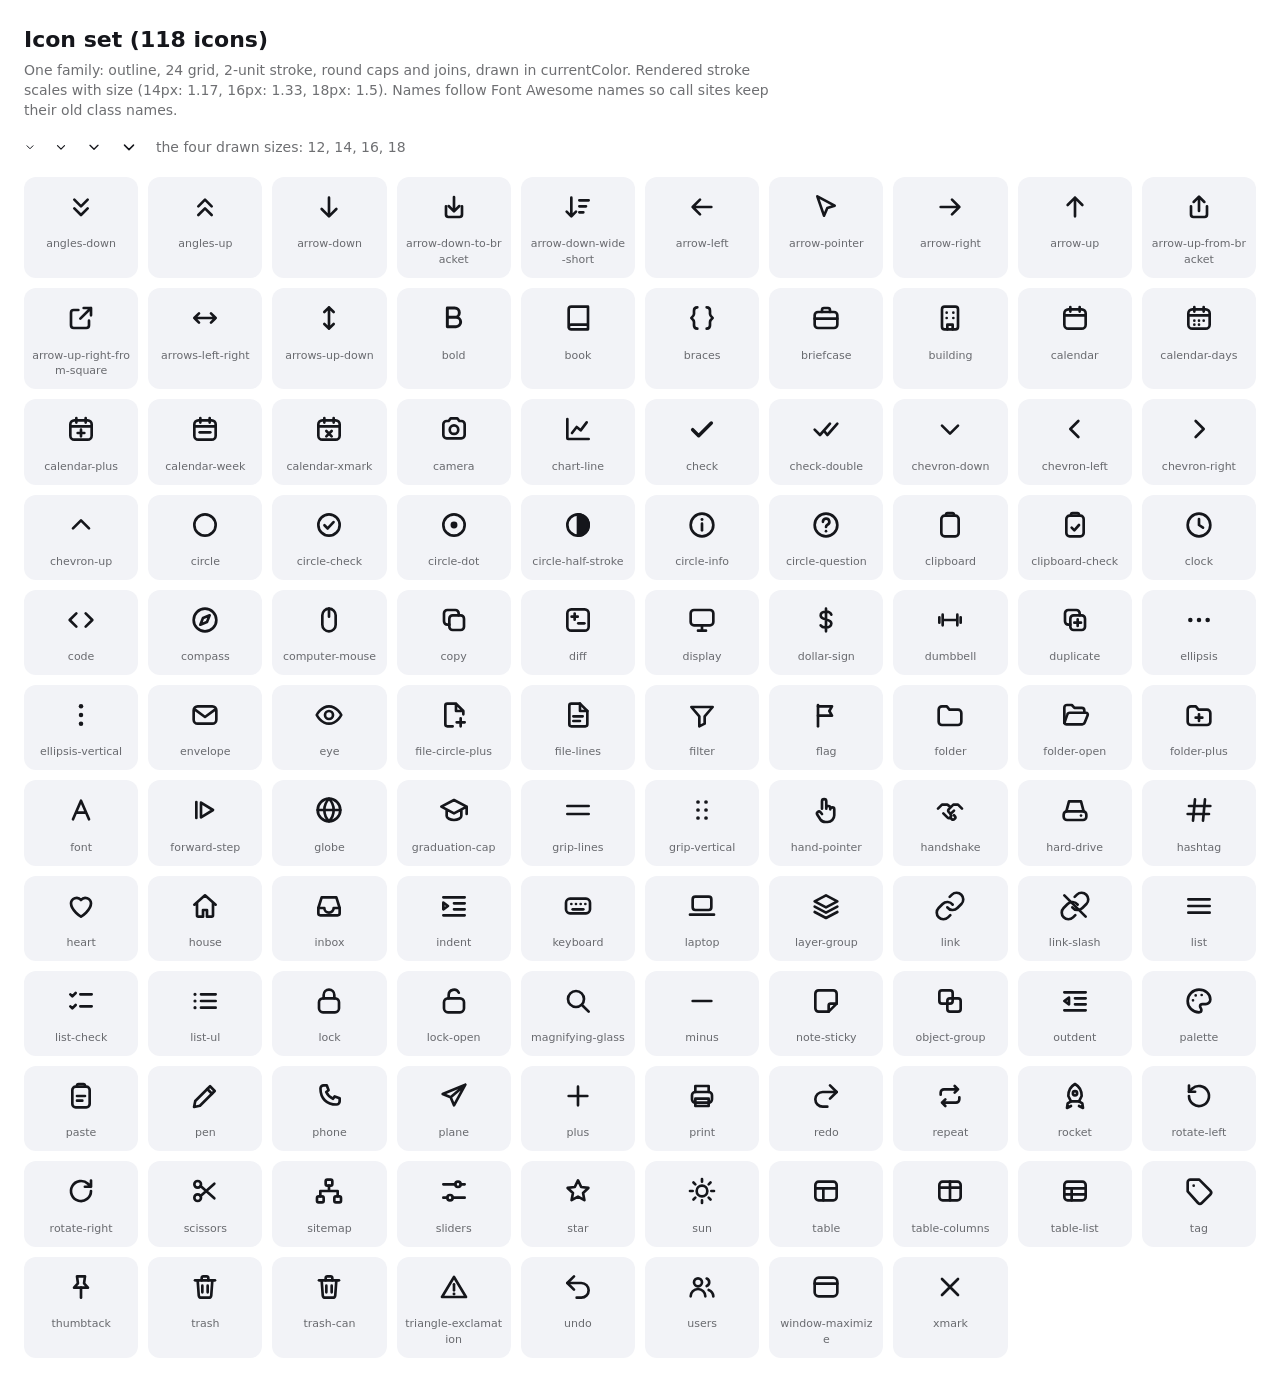
<file: design-system/icon-sheet.html>
<!doctype html><html lang="en"><head><meta charset="utf-8"><meta name="viewport" content="width=device-width,initial-scale=1"><title>ClearDesk icon set</title>
<style>
:root{--ink:#15161b;--bg:#fff;--cap:#f2f3f7;--t3:rgba(21,22,27,.62)}
@media (prefers-color-scheme:dark){:root{--ink:#f5f6fa;--bg:#1d1f2b;--cap:#26283a;--t3:rgba(245,246,250,.62)}}
body{margin:0;padding:24px;background:var(--bg);color:var(--ink);font:14px/1.45 -apple-system,BlinkMacSystemFont,system-ui,sans-serif}
h1{font-size:22px;margin:0 0 4px}p{color:var(--t3);margin:0 0 16px;max-width:760px}
.grid{display:grid;grid-template-columns:repeat(auto-fill,minmax(110px,1fr));gap:10px}
figure{margin:0;background:var(--cap);border-radius:12px;padding:14px 8px 10px;text-align:center}
svg{width:32px;height:32px;fill:none;stroke:currentColor;stroke-width:2;stroke-linecap:round;stroke-linejoin:round}
figcaption{margin-top:8px;font-size:11px;color:var(--t3);word-break:break-all}
.sizes{display:flex;gap:18px;align-items:center;margin:0 0 20px}.sizes svg{stroke-width:2}
</style></head><body>
<h1>Icon set (118 icons)</h1>
<p>One family: outline, 24 grid, 2-unit stroke, round caps and joins, drawn in currentColor. Rendered stroke scales with size (14px: 1.17, 16px: 1.33, 18px: 1.5). Names follow Font Awesome names so call sites keep their old class names.</p>
<div class="sizes"><svg viewBox="0 0 24 24" style="width:12px;height:12px"><path d="m6 9.5 6 6 6-6"/></svg><svg viewBox="0 0 24 24" style="width:14px;height:14px"><path d="m6 9.5 6 6 6-6"/></svg><svg viewBox="0 0 24 24" style="width:16px;height:16px"><path d="m6 9.5 6 6 6-6"/></svg><svg viewBox="0 0 24 24" style="width:18px;height:18px"><path d="m6 9.5 6 6 6-6"/></svg><span style="color:var(--t3)">the four drawn sizes: 12, 14, 16, 18</span></div>
<div class="grid"><figure><svg viewBox="0 0 24 24"><path d="m7 6.5 5 5 5-5M7 13l5 5 5-5"/></svg><figcaption>angles-down</figcaption></figure><figure><svg viewBox="0 0 24 24"><path d="m7 11.5 5-5 5 5M7 18l5-5 5 5"/></svg><figcaption>angles-up</figcaption></figure><figure><svg viewBox="0 0 24 24"><path d="M12 5v14M6.5 13.5 12 19l5.5-5.5"/></svg><figcaption>arrow-down</figcaption></figure><figure><svg viewBox="0 0 24 24"><path d="M12 4.5V15M8 11.3l4 4 4-4"/><path d="M6 11.5v6.2a1.8 1.8 0 0 0 1.8 1.8h8.4a1.8 1.8 0 0 0 1.8-1.8v-6.2"/></svg><figcaption>arrow-down-to-bracket</figcaption></figure><figure><svg viewBox="0 0 24 24"><path d="M7 5v14M3.5 15.5 7 19l3.5-3.5M13 7h7M13 11.5h5M13 16h3"/></svg><figcaption>arrow-down-wide-short</figcaption></figure><figure><svg viewBox="0 0 24 24"><path d="M19 12H5M10.5 6.5 5 12l5.5 5.5"/></svg><figcaption>arrow-left</figcaption></figure><figure><svg viewBox="0 0 24 24"><path d="M5.5 4 18.5 11l-5.5 1.8-2.5 5.7z"/></svg><figcaption>arrow-pointer</figcaption></figure><figure><svg viewBox="0 0 24 24"><path d="M5 12h14M13.5 6.5 19 12l-5.5 5.5"/></svg><figcaption>arrow-right</figcaption></figure><figure><svg viewBox="0 0 24 24"><path d="M12 19V5M6.5 10.5 12 5l5.5 5.5"/></svg><figcaption>arrow-up</figcaption></figure><figure><svg viewBox="0 0 24 24"><path d="M12 15V4.5M8 8.2l4-4 4 4"/><path d="M6 11.5v6.2a1.8 1.8 0 0 0 1.8 1.8h8.4a1.8 1.8 0 0 0 1.8-1.8v-6.2"/></svg><figcaption>arrow-up-from-bracket</figcaption></figure><figure><svg viewBox="0 0 24 24"><path d="M14 4.5h5.5V10M19.5 4.5l-8 8"/><path d="M18 14v3.5a2 2 0 0 1-2 2H6.5a2 2 0 0 1-2-2V8a2 2 0 0 1 2-2H10"/></svg><figcaption>arrow-up-right-from-square</figcaption></figure><figure><svg viewBox="0 0 24 24"><path d="M4 12h16M7.5 8.5 4 12l3.5 3.5M16.5 8.5 20 12l-3.5 3.5"/></svg><figcaption>arrows-left-right</figcaption></figure><figure><svg viewBox="0 0 24 24"><path d="M12 4v16M8.5 7.5 12 4l3.5 3.5M8.5 16.5 12 20l3.5-3.5"/></svg><figcaption>arrows-up-down</figcaption></figure><figure><svg viewBox="0 0 24 24"><path d="M7 4.5h5.5a3.5 3.5 0 0 1 0 7H7zM7 11.5h6.5a3.5 3.5 0 0 1 0 7H7z" stroke-width="2.2"/></svg><figcaption>bold</figcaption></figure><figure><svg viewBox="0 0 24 24"><path d="M5 19V5.5A2 2 0 0 1 7 3.5h12.5V17H7a2 2 0 0 0-2 2 2 2 0 0 0 2 1.5h12.5V17"/></svg><figcaption>book</figcaption></figure><figure><svg viewBox="0 0 24 24"><path d="M8.5 4C6.5 4 6 5 6 6.5V9c0 1.2-.8 2-2 3 1.2 1 2 1.8 2 3v2.5C6 19 6.5 20 8.5 20"/><path d="M15.5 4C17.5 4 18 5 18 6.5V9c0 1.2.8 2 2 3-1.2 1-2 1.8-2 3v2.5c0 1.5-.5 2.5-2.5 2.5"/></svg><figcaption>braces</figcaption></figure><figure><svg viewBox="0 0 24 24"><rect x="3.5" y="7.5" width="17" height="12" rx="2.5"/><path d="M9 7.5V6a1.5 1.5 0 0 1 1.5-1.5h3A1.5 1.5 0 0 1 15 6v1.5M3.5 12.5h17"/></svg><figcaption>briefcase</figcaption></figure><figure><svg viewBox="0 0 24 24"><rect x="6" y="3.5" width="12" height="17" rx="2"/><path d="M9.5 8h.01M14.5 8h.01M9.5 12h.01M14.5 12h.01" stroke-width="2"/><path d="M10 20.5V17h4v3.5"/></svg><figcaption>building</figcaption></figure><figure><svg viewBox="0 0 24 24"><rect x="4" y="5.5" width="16" height="14.5" rx="3"/><path d="M4 10h16M8.5 3.8v3.4M15.5 3.8v3.4"/></svg><figcaption>calendar</figcaption></figure><figure><svg viewBox="0 0 24 24"><rect x="4" y="5.5" width="16" height="14.5" rx="3"/><path d="M4 10h16M8.5 3.8v3.4M15.5 3.8v3.4"/><path d="M8.5 14h.01M12 14h.01M15.5 14h.01M8.5 17h.01M12 17h.01" stroke-width="2"/></svg><figcaption>calendar-days</figcaption></figure><figure><svg viewBox="0 0 24 24"><rect x="4" y="5.5" width="16" height="14.5" rx="3"/><path d="M4 10h16M8.5 3.8v3.4M15.5 3.8v3.4"/><path d="M12 12.5v5M9.5 15h5"/></svg><figcaption>calendar-plus</figcaption></figure><figure><svg viewBox="0 0 24 24"><rect x="4" y="5.5" width="16" height="14.5" rx="3"/><path d="M4 10h16M8.5 3.8v3.4M15.5 3.8v3.4"/><path d="M8 14.5h8"/></svg><figcaption>calendar-week</figcaption></figure><figure><svg viewBox="0 0 24 24"><rect x="4" y="5.5" width="16" height="14.5" rx="3"/><path d="M4 10h16M8.5 3.8v3.4M15.5 3.8v3.4"/><path d="m10 13.5 4 4M14 13.5l-4 4"/></svg><figcaption>calendar-xmark</figcaption></figure><figure><svg viewBox="0 0 24 24"><path d="M4 8.5A2.5 2.5 0 0 1 6.5 6H8l1.5-2h5L16 6h1.5A2.5 2.5 0 0 1 20 8.5v8a2.5 2.5 0 0 1-2.5 2.5h-11A2.5 2.5 0 0 1 4 16.5z"/><circle cx="12" cy="12.5" r="3.2"/></svg><figcaption>camera</figcaption></figure><figure><svg viewBox="0 0 24 24"><path d="M4 4.5V19a.5.5 0 0 0 .5.5H20M7.5 15l3.5-4.5 3 2.5 4.5-6"/></svg><figcaption>chart-line</figcaption></figure><figure><svg viewBox="0 0 24 24"><path d="m5 12.5 4.5 4.5L19 7.5" stroke-width="2.6"/></svg><figcaption>check</figcaption></figure><figure><svg viewBox="0 0 24 24"><path d="m3.5 12.5 4 4L15 8M11 14l2 2.5L20.5 8"/></svg><figcaption>check-double</figcaption></figure><figure><svg viewBox="0 0 24 24"><path d="m6 9.5 6 6 6-6"/></svg><figcaption>chevron-down</figcaption></figure><figure><svg viewBox="0 0 24 24"><path d="m14.5 6-6 6 6 6"/></svg><figcaption>chevron-left</figcaption></figure><figure><svg viewBox="0 0 24 24"><path d="m9.5 6 6 6-6 6"/></svg><figcaption>chevron-right</figcaption></figure><figure><svg viewBox="0 0 24 24"><path d="m6 14.5 6-6 6 6"/></svg><figcaption>chevron-up</figcaption></figure><figure><svg viewBox="0 0 24 24"><circle cx="12" cy="12" r="8"/></svg><figcaption>circle</figcaption></figure><figure><svg viewBox="0 0 24 24"><circle cx="12" cy="12" r="8"/><path d="m8.6 12.2 2.4 2.4 4.4-4.8"/></svg><figcaption>circle-check</figcaption></figure><figure><svg viewBox="0 0 24 24"><circle cx="12" cy="12" r="8"/><circle cx="12" cy="12" r="2.6" fill="currentColor" stroke="none"/></svg><figcaption>circle-dot</figcaption></figure><figure><svg viewBox="0 0 24 24"><circle cx="12" cy="12" r="8"/><path d="M12 4a8 8 0 0 1 0 16z" fill="currentColor"/></svg><figcaption>circle-half-stroke</figcaption></figure><figure><svg viewBox="0 0 24 24"><circle cx="12" cy="12" r="8.5"/><path d="M12 11v5"/><path d="M12 7.9h.01" stroke-width="2.2"/></svg><figcaption>circle-info</figcaption></figure><figure><svg viewBox="0 0 24 24"><circle cx="12" cy="12" r="8.5"/><path d="M9.7 9.6a2.4 2.4 0 1 1 3.4 2.2c-.7.4-1.1.9-1.1 1.7"/><path d="M12 16.6h.01" stroke-width="2"/></svg><figcaption>circle-question</figcaption></figure><figure><svg viewBox="0 0 24 24"><rect x="5.5" y="5" width="13" height="15.5" rx="2.5"/><path d="M9 5v-.8A1.2 1.2 0 0 1 10.2 3h3.6A1.2 1.2 0 0 1 15 4.2V5"/></svg><figcaption>clipboard</figcaption></figure><figure><svg viewBox="0 0 24 24"><rect x="5.5" y="5" width="13" height="15.5" rx="2.5"/><path d="M9 5v-.8A1.2 1.2 0 0 1 10.2 3h3.6A1.2 1.2 0 0 1 15 4.2V5"/><path d="m9.5 14 2 2 3.5-4"/></svg><figcaption>clipboard-check</figcaption></figure><figure><svg viewBox="0 0 24 24"><circle cx="12" cy="12" r="8.5"/><path d="M12 7.5V12l3 2"/></svg><figcaption>clock</figcaption></figure><figure><svg viewBox="0 0 24 24"><path d="m8.5 7-5 5 5 5M15.5 7l5 5-5 5"/></svg><figcaption>code</figcaption></figure><figure><svg viewBox="0 0 24 24"><circle cx="12" cy="12" r="8.5"/><path d="m15.5 8.5-2 5-5 2 2-5z"/></svg><figcaption>compass</figcaption></figure><figure><svg viewBox="0 0 24 24"><rect x="7" y="3.5" width="10" height="17" rx="5"/><path d="M12 3.5v6"/></svg><figcaption>computer-mouse</figcaption></figure><figure><svg viewBox="0 0 24 24"><rect x="8.5" y="8.5" width="11" height="11" rx="2.5"/><path d="M15.5 8.5V7A2.5 2.5 0 0 0 13 4.5H7A2.5 2.5 0 0 0 4.5 7v6A2.5 2.5 0 0 0 7 15.5h1.5"/></svg><figcaption>copy</figcaption></figure><figure><svg viewBox="0 0 24 24"><rect x="4" y="4" width="16" height="16" rx="3"/><path d="M7.2 9.5h4.6M9.5 7.2v4.6"/><path d="M12.2 14.5h4.6"/></svg><figcaption>diff</figcaption></figure><figure><svg viewBox="0 0 24 24"><rect x="3.5" y="4.5" width="17" height="11.5" rx="2.5"/><path d="M9 20h6M12 16v4"/></svg><figcaption>display</figcaption></figure><figure><svg viewBox="0 0 24 24"><path d="M12 3.5v17M16 8a3.5 3 0 0 0-4-2.2c-2.4 0-4 1-4 2.8 0 4 8 2 8 6 0 1.8-1.8 2.9-4 2.9A4 3 0 0 1 8 16"/></svg><figcaption>dollar-sign</figcaption></figure><figure><svg viewBox="0 0 24 24"><path d="M6.5 8v8M4 10v4M17.5 8v8M20 10v4M6.5 12h11"/></svg><figcaption>dumbbell</figcaption></figure><figure><svg viewBox="0 0 24 24"><rect x="8.5" y="8.5" width="11" height="11" rx="2.5"/><path d="M15.5 8.5V7A2.5 2.5 0 0 0 13 4.5H7A2.5 2.5 0 0 0 4.5 7v6A2.5 2.5 0 0 0 7 15.5h1.5"/><path d="M14 11.5v5M11.5 14h5"/></svg><figcaption>duplicate</figcaption></figure><figure><svg viewBox="0 0 24 24"><circle cx="5.5" cy="12" r="1.7" fill="currentColor" stroke="none"/><circle cx="12" cy="12" r="1.7" fill="currentColor" stroke="none"/><circle cx="18.5" cy="12" r="1.7" fill="currentColor" stroke="none"/></svg><figcaption>ellipsis</figcaption></figure><figure><svg viewBox="0 0 24 24"><circle cx="12" cy="5.5" r="1.7" fill="currentColor" stroke="none"/><circle cx="12" cy="12" r="1.7" fill="currentColor" stroke="none"/><circle cx="12" cy="18.5" r="1.7" fill="currentColor" stroke="none"/></svg><figcaption>ellipsis-vertical</figcaption></figure><figure><svg viewBox="0 0 24 24"><rect x="3.5" y="5.5" width="17" height="13" rx="3"/><path d="m4.5 8 7.5 5.5L19.5 8"/></svg><figcaption>envelope</figcaption></figure><figure><svg viewBox="0 0 24 24"><path d="M2.8 12S6 5.5 12 5.5 21.2 12 21.2 12 18 18.5 12 18.5 2.8 12 2.8 12z"/><circle cx="12" cy="12" r="3"/></svg><figcaption>eye</figcaption></figure><figure><svg viewBox="0 0 24 24"><path d="M13.5 3.5H7A1.5 1.5 0 0 0 5.5 5v14A1.5 1.5 0 0 0 7 20.5h4M13.5 3.5 19 9v2.5M13.5 3.5V9H19"/><path d="M17 14.5v6M14 17.5h6"/></svg><figcaption>file-circle-plus</figcaption></figure><figure><svg viewBox="0 0 24 24"><path d="M7 3.5h6.5L19 9v10a1.5 1.5 0 0 1-1.5 1.5H7A1.5 1.5 0 0 1 5.5 19V5A1.5 1.5 0 0 1 7 3.5z"/><path d="M13.5 3.5V9H19M8.5 13h7M8.5 16.5h5"/></svg><figcaption>file-lines</figcaption></figure><figure><svg viewBox="0 0 24 24"><path d="M4 6h16l-6 7v5.5l-4 2V13z"/></svg><figcaption>filter</figcaption></figure><figure><svg viewBox="0 0 24 24"><path d="M6 20.5V4.5"/><path d="M6 5.5h10.5l-2 3.5 2 3.5H6"/></svg><figcaption>flag</figcaption></figure><figure><svg viewBox="0 0 24 24"><path d="M3.5 8A2.5 2.5 0 0 1 6 5.5h3.6l2 2.5H18A2.5 2.5 0 0 1 20.5 10.5V17A2.5 2.5 0 0 1 18 19.5H6A2.5 2.5 0 0 1 3.5 17z"/></svg><figcaption>folder</figcaption></figure><figure><svg viewBox="0 0 24 24"><path d="M4 18V6.5A2 2 0 0 1 6 4.5h3.6l2 2.2H17A2 2 0 0 1 19 8.7V10"/><path d="M4 18l2.2-6.3A2 2 0 0 1 8.1 10.3h12.1a1.4 1.4 0 0 1 1.3 1.9L19.3 17.6A2 2 0 0 1 17.4 19H6a2 2 0 0 1-2-1z"/></svg><figcaption>folder-open</figcaption></figure><figure><svg viewBox="0 0 24 24"><path d="M3.5 8A2.5 2.5 0 0 1 6 5.5h3.6l2 2.5H18A2.5 2.5 0 0 1 20.5 10.5V17A2.5 2.5 0 0 1 18 19.5H6A2.5 2.5 0 0 1 3.5 17z"/><path d="M12 11.5v5M9.5 14h5"/></svg><figcaption>folder-plus</figcaption></figure><figure><svg viewBox="0 0 24 24"><path d="m6 19 6-14 6 14M8.3 14h7.4"/></svg><figcaption>font</figcaption></figure><figure><svg viewBox="0 0 24 24"><path d="m9 6.5 9 5.5-9 5.5z"/><path d="M5.5 6v12"/></svg><figcaption>forward-step</figcaption></figure><figure><svg viewBox="0 0 24 24"><circle cx="12" cy="12" r="8.5"/><path d="M3.5 12h17M12 3.5c2.3 2.4 3.5 5.2 3.5 8.5S14.3 18.1 12 20.5C9.7 18.1 8.5 15.3 8.5 12S9.7 5.9 12 3.5z"/></svg><figcaption>globe</figcaption></figure><figure><svg viewBox="0 0 24 24"><path d="m2.5 9.5 9.5-5 9.5 5-9.5 5zM6.5 12v4.5c0 1.5 2.5 3 5.5 3s5.5-1.5 5.5-3V12M21.5 9.5V15"/></svg><figcaption>graduation-cap</figcaption></figure><figure><svg viewBox="0 0 24 24"><path d="M4 9h16M4 15h16"/></svg><figcaption>grip-lines</figcaption></figure><figure><svg viewBox="0 0 24 24"><circle cx="9" cy="6" r="1.4" fill="currentColor" stroke="none"/><circle cx="15" cy="6" r="1.4" fill="currentColor" stroke="none"/><circle cx="9" cy="12" r="1.4" fill="currentColor" stroke="none"/><circle cx="15" cy="12" r="1.4" fill="currentColor" stroke="none"/><circle cx="9" cy="18" r="1.4" fill="currentColor" stroke="none"/><circle cx="15" cy="18" r="1.4" fill="currentColor" stroke="none"/></svg><figcaption>grip-vertical</figcaption></figure><figure><svg viewBox="0 0 24 24"><path d="M9 11V5.5a1.6 1.6 0 0 1 3.2 0V11M12.2 10.5a1.5 1.5 0 0 1 3 0v1M15.2 11.5a1.5 1.5 0 0 1 3 0V16a5 5 0 0 1-5 5h-1.5a5 5 0 0 1-4-2L5.5 15.5a1.5 1.5 0 0 1 2.3-1.9L9 15"/></svg><figcaption>hand-pointer</figcaption></figure><figure><svg viewBox="0 0 24 24"><path d="M3 11l3-3h4l2 1.5M21 11l-3-3h-3.5L11 11.5a1.8 1.8 0 0 0 2.5 2.5l1.5-1.5M7 14.5l3 3a1.6 1.6 0 0 0 2.3-2.3M12 17.5l1.2 1.2a1.6 1.6 0 0 0 2.3-2.3L15 15.9"/></svg><figcaption>handshake</figcaption></figure><figure><svg viewBox="0 0 24 24"><rect x="3.5" y="13" width="17" height="6.5" rx="2.5"/><path d="m5.5 13 2-7.5h9l2 7.5"/><path d="M16.5 16.2h.01" stroke-width="2"/></svg><figcaption>hard-drive</figcaption></figure><figure><svg viewBox="0 0 24 24"><path d="M9 4 7.5 20M16.5 4 15 20M4.5 9h16M3.5 15h16"/></svg><figcaption>hashtag</figcaption></figure><figure><svg viewBox="0 0 24 24"><path d="M12 20s-7.5-4.6-7.5-10A4.2 4.2 0 0 1 12 7.5 4.2 4.2 0 0 1 19.5 10c0 5.4-7.5 10-7.5 10z"/></svg><figcaption>heart</figcaption></figure><figure><svg viewBox="0 0 24 24"><path d="M4 11 12 4l8 7M6 9.5V19a1 1 0 0 0 1 1h3.5v-5h3v5H17a1 1 0 0 0 1-1V9.5"/></svg><figcaption>house</figcaption></figure><figure><svg viewBox="0 0 24 24"><path d="m4 13.5 2.5-8h11l2.5 8v4A1.5 1.5 0 0 1 18.5 19h-13A1.5 1.5 0 0 1 4 17.5z"/><path d="M4 13.5h4.5a3.5 3.5 0 0 0 7 0H20"/></svg><figcaption>inbox</figcaption></figure><figure><svg viewBox="0 0 24 24"><path d="M4 5.5h16M12 10h8M12 14.5h8M4 19h16M4 9.5l3.5 2.5L4 14.5z"/></svg><figcaption>indent</figcaption></figure><figure><svg viewBox="0 0 24 24"><rect x="3" y="6.5" width="18" height="11" rx="3"/><path d="M7 10.5h.01M10.5 10.5h.01M14 10.5h.01M17.5 10.5h.01" stroke-width="2"/><path d="M8 14.5h8"/></svg><figcaption>keyboard</figcaption></figure><figure><svg viewBox="0 0 24 24"><rect x="5" y="5" width="14" height="10" rx="2"/><path d="M3 18.5h18"/></svg><figcaption>laptop</figcaption></figure><figure><svg viewBox="0 0 24 24"><path d="m12 4 8.5 4.5L12 13 3.5 8.5z"/><path d="m3.5 12.5 8.5 4.5 8.5-4.5M3.5 16.5l8.5 4.5 8.5-4.5"/></svg><figcaption>layer-group</figcaption></figure><figure><svg viewBox="0 0 24 24"><path d="M10 13a5 5 0 0 0 7.54.54l3-3a5 5 0 0 0-7.07-7.07l-1.72 1.71M14 11a5 5 0 0 0-7.54-.54l-3 3a5 5 0 0 0 7.07 7.07l1.71-1.71"/></svg><figcaption>link</figcaption></figure><figure><svg viewBox="0 0 24 24"><path d="M10 13a5 5 0 0 0 7.54.54l3-3a5 5 0 0 0-7.07-7.07l-1.72 1.71"/><path d="M14 11a5 5 0 0 0-7.54-.54l-3 3a5 5 0 0 0 7.07 7.07l1.71-1.71"/><path d="M4 4l16 16"/></svg><figcaption>link-slash</figcaption></figure><figure><svg viewBox="0 0 24 24"><path d="M4 7h16M4 12h16M4 17h16"/></svg><figcaption>list</figcaption></figure><figure><svg viewBox="0 0 24 24"><path d="m4 7 1.5 1.5L8 6M4 16l1.5 1.5L8 15M11.5 7H20M11.5 16H20"/></svg><figcaption>list-check</figcaption></figure><figure><svg viewBox="0 0 24 24"><path d="M9 7h11M9 12h11M9 17h11"/><path d="M4.5 7h.01M4.5 12h.01M4.5 17h.01" stroke-width="2.4"/></svg><figcaption>list-ul</figcaption></figure><figure><svg viewBox="0 0 24 24"><rect x="4.5" y="10" width="15" height="10.5" rx="3"/><path d="M8 10V7.5a4 4 0 0 1 8 0V10"/></svg><figcaption>lock</figcaption></figure><figure><svg viewBox="0 0 24 24"><rect x="4.5" y="10" width="15" height="10.5" rx="3"/><path d="M8 10V7.5a4 4 0 0 1 7.6-1.7"/></svg><figcaption>lock-open</figcaption></figure><figure><svg viewBox="0 0 24 24"><circle cx="10.5" cy="10.5" r="6"/><path d="m15 15 5 5"/></svg><figcaption>magnifying-glass</figcaption></figure><figure><svg viewBox="0 0 24 24"><path d="M5 12h14"/></svg><figcaption>minus</figcaption></figure><figure><svg viewBox="0 0 24 24"><path d="M6.5 4h11A2.5 2.5 0 0 1 20 6.5V14l-6 6H6.5A2.5 2.5 0 0 1 4 17.5v-11A2.5 2.5 0 0 1 6.5 4z"/><path d="M20 14h-4.5a1.5 1.5 0 0 0-1.5 1.5V20"/></svg><figcaption>note-sticky</figcaption></figure><figure><svg viewBox="0 0 24 24"><rect x="4" y="4" width="10" height="10" rx="2"/><rect x="10" y="10" width="10" height="10" rx="2"/></svg><figcaption>object-group</figcaption></figure><figure><svg viewBox="0 0 24 24"><path d="M4 5.5h16M12 10h8M12 14.5h8M4 19h16M7.5 9.5 4 12l3.5 2.5z"/></svg><figcaption>outdent</figcaption></figure><figure><svg viewBox="0 0 24 24"><path d="M12 3.5a8.5 8.5 0 1 0 0 17c1.2 0 1.8-.8 1.8-1.7 0-1.4-1-1.6-1-2.8 0-1 .8-1.7 1.8-1.7H17a3.5 3.5 0 0 0 3.5-3.5C20.5 6.7 16.7 3.5 12 3.5z"/><path d="M7.5 11.5h.01M9.5 7.8h.01M14 7.5h.01" stroke-width="2"/></svg><figcaption>palette</figcaption></figure><figure><svg viewBox="0 0 24 24"><rect x="5.5" y="5" width="13" height="15.5" rx="2.5"/><path d="M9 5v-.8A1.2 1.2 0 0 1 10.2 3h3.6A1.2 1.2 0 0 1 15 4.2V5"/><path d="M9 12h6M9 15.5h4"/></svg><figcaption>paste</figcaption></figure><figure><svg viewBox="0 0 24 24"><path d="m15.8 4.7 3.5 3.5L8.2 19.3l-4.4.9.9-4.4z"/><path d="m13.7 6.8 3.5 3.5"/></svg><figcaption>pen</figcaption></figure><figure><svg viewBox="0 0 24 24"><path d="M8 4h2.3l1.4 3.7-1.8 1.3a10.5 10.5 0 0 0 5.1 5.1l1.3-1.8L20 13.7V16a2.4 2.4 0 0 1-2.4 2.4C10.2 18.4 5.6 13.8 5.6 6.4A2.4 2.4 0 0 1 8 4z"/></svg><figcaption>phone</figcaption></figure><figure><svg viewBox="0 0 24 24"><path d="M20.5 3.5 3.5 10.5l6 2.5 2.5 6zM9.5 13l11-9.5"/></svg><figcaption>plane</figcaption></figure><figure><svg viewBox="0 0 24 24"><path d="M12 5v14M5 12h14"/></svg><figcaption>plus</figcaption></figure><figure><svg viewBox="0 0 24 24"><path d="M7 9V4.5h10V9"/><rect x="4.5" y="9" width="15" height="8" rx="2.5"/><path d="M7 14h10v5.5H7z"/></svg><figcaption>print</figcaption></figure><figure><svg viewBox="0 0 24 24"><path d="m15 14 5-5-5-5"/><path d="M20 9H9.5a5.5 5.5 0 0 0 0 11H13"/></svg><figcaption>redo</figcaption></figure><figure><svg viewBox="0 0 24 24"><path d="M5 11V9.5A2.5 2.5 0 0 1 7.5 7H18M15.5 4.5 18 7l-2.5 2.5M19 13v1.5a2.5 2.5 0 0 1-2.5 2.5H6M8.5 14.5 6 17l2.5 2.5"/></svg><figcaption>repeat</figcaption></figure><figure><svg viewBox="0 0 24 24"><path d="M12 3c3.5 2 5 5.5 5 9l-2 4H9l-2-4c0-3.5 1.5-7 5-9z"/><circle cx="12" cy="10" r="1.6"/><path d="M9 16l-2.5 1.5L6 21l3-1.5M15 16l2.5 1.5L18 21l-3-1.5"/></svg><figcaption>rocket</figcaption></figure><figure><svg viewBox="0 0 24 24"><path d="M4.5 12a7.5 7.5 0 1 0 2.3-5.4L4.5 8.8"/><path d="M4.5 4.2v4.6h4.6"/></svg><figcaption>rotate-left</figcaption></figure><figure><svg viewBox="0 0 24 24"><path d="M19.5 12a7.5 7.5 0 1 1-2.3-5.4L19.5 8.8M19.5 4.2v4.6h-4.6"/></svg><figcaption>rotate-right</figcaption></figure><figure><svg viewBox="0 0 24 24"><circle cx="6.5" cy="7" r="2.5"/><circle cx="6.5" cy="17" r="2.5"/><path d="M8.7 8.3 19 17.5M8.7 15.7 19 6.5"/></svg><figcaption>scissors</figcaption></figure><figure><svg viewBox="0 0 24 24"><rect x="9.5" y="3.5" width="5" height="4.5" rx="1.2"/><rect x="3" y="16" width="5" height="4.5" rx="1.2"/><rect x="16" y="16" width="5" height="4.5" rx="1.2"/><path d="M12 8v4M5.5 16v-4h13v4"/></svg><figcaption>sitemap</figcaption></figure><figure><svg viewBox="0 0 24 24"><path d="M4 7h9M17 7h3M4 17h3M11 17h9"/><circle cx="15" cy="7" r="2"/><circle cx="9" cy="17" r="2"/></svg><figcaption>sliders</figcaption></figure><figure><svg viewBox="0 0 24 24"><path d="m12 4 2.4 5 5.4.7-4 3.8 1 5.4L12 16.2 7.2 18.9l1-5.4-4-3.8 5.4-.7z"/></svg><figcaption>star</figcaption></figure><figure><svg viewBox="0 0 24 24"><circle cx="12" cy="12" r="4"/><path d="M12 3v2M12 19v2M3 12h2M19 12h2M5.6 5.6 7 7M17 17l1.4 1.4M5.6 18.4 7 17M17 7l1.4-1.4"/></svg><figcaption>sun</figcaption></figure><figure><svg viewBox="0 0 24 24"><rect x="4" y="5" width="16" height="14" rx="2.5"/><path d="M4 10h16M10 10v9"/></svg><figcaption>table</figcaption></figure><figure><svg viewBox="0 0 24 24"><rect x="4" y="5" width="16" height="14" rx="2.5"/><path d="M12 5v14M4 9.5h16"/></svg><figcaption>table-columns</figcaption></figure><figure><svg viewBox="0 0 24 24"><rect x="4" y="5" width="16" height="14" rx="2.5"/><path d="M4 10h16M4 14.5h16M9.5 10v9"/></svg><figcaption>table-list</figcaption></figure><figure><svg viewBox="0 0 24 24"><path d="M3.5 12.2V5.5a2 2 0 0 1 2-2h6.7l8.3 8.3a2 2 0 0 1 0 2.8l-6.4 6.4a2 2 0 0 1-2.8 0z"/><path d="M8 8h.01" stroke-width="2"/></svg><figcaption>tag</figcaption></figure><figure><svg viewBox="0 0 24 24"><path d="M9 4h6l-.7 5.2 2.9 3.3H6.8l2.9-3.3z"/><path d="M12 12.5V20"/></svg><figcaption>thumbtack</figcaption></figure><figure><svg viewBox="0 0 24 24"><path d="M4.5 7h15"/><path d="M9.5 7V5.2A1.2 1.2 0 0 1 10.7 4h2.6a1.2 1.2 0 0 1 1.2 1.2V7"/><path d="M6.5 7l.8 11.2A2 2 0 0 0 9.3 20h5.4a2 2 0 0 0 2-1.8L17.5 7"/><path d="M10 11v5M14 11v5"/></svg><figcaption>trash</figcaption></figure><figure><svg viewBox="0 0 24 24"><path d="M4.5 7h15"/><path d="M9.5 7V5.2A1.2 1.2 0 0 1 10.7 4h2.6a1.2 1.2 0 0 1 1.2 1.2V7"/><path d="M6.5 7l.8 11.2A2 2 0 0 0 9.3 20h5.4a2 2 0 0 0 2-1.8L17.5 7"/><path d="M10 11v5M14 11v5"/></svg><figcaption>trash-can</figcaption></figure><figure><svg viewBox="0 0 24 24"><path d="M12 4.5 21 19.5H3z"/><path d="M12 10v4.5"/><path d="M12 17.3h.01" stroke-width="2.2"/></svg><figcaption>triangle-exclamation</figcaption></figure><figure><svg viewBox="0 0 24 24"><path d="M9 14 4 9l5-5"/><path d="M4 9h10.5a5.5 5.5 0 0 1 0 11H11"/></svg><figcaption>undo</figcaption></figure><figure><svg viewBox="0 0 24 24"><circle cx="9" cy="8.5" r="3"/><path d="M3.5 19a5.5 5.5 0 0 1 11 0M15.5 5.7a3 3 0 0 1 0 5.6M17 14.2a5.5 5.5 0 0 1 3.5 4.8"/></svg><figcaption>users</figcaption></figure><figure><svg viewBox="0 0 24 24"><rect x="3.5" y="5" width="17" height="14" rx="3"/><path d="M3.5 9.5h17"/></svg><figcaption>window-maximize</figcaption></figure><figure><svg viewBox="0 0 24 24"><path d="M6 6l12 12M18 6 6 18" stroke-width="2"/></svg><figcaption>xmark</figcaption></figure></div></body></html>
</file>
